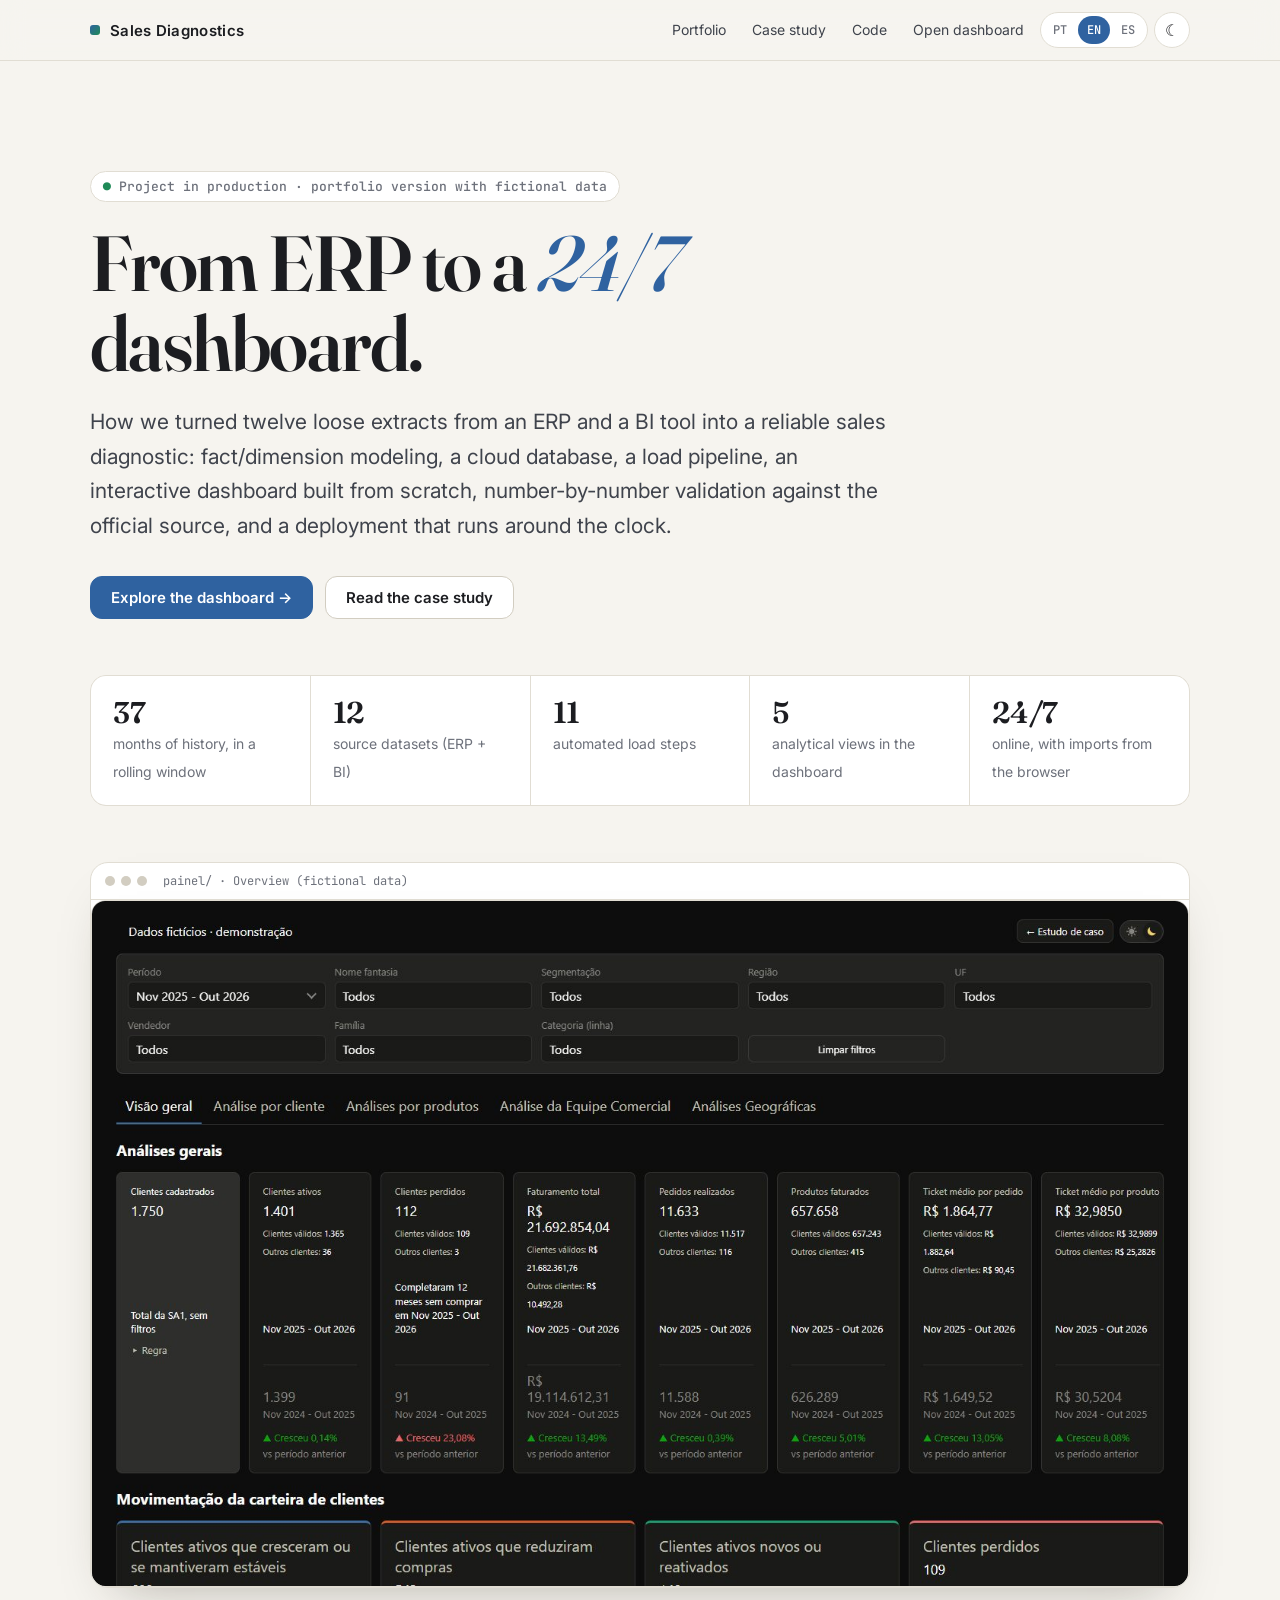
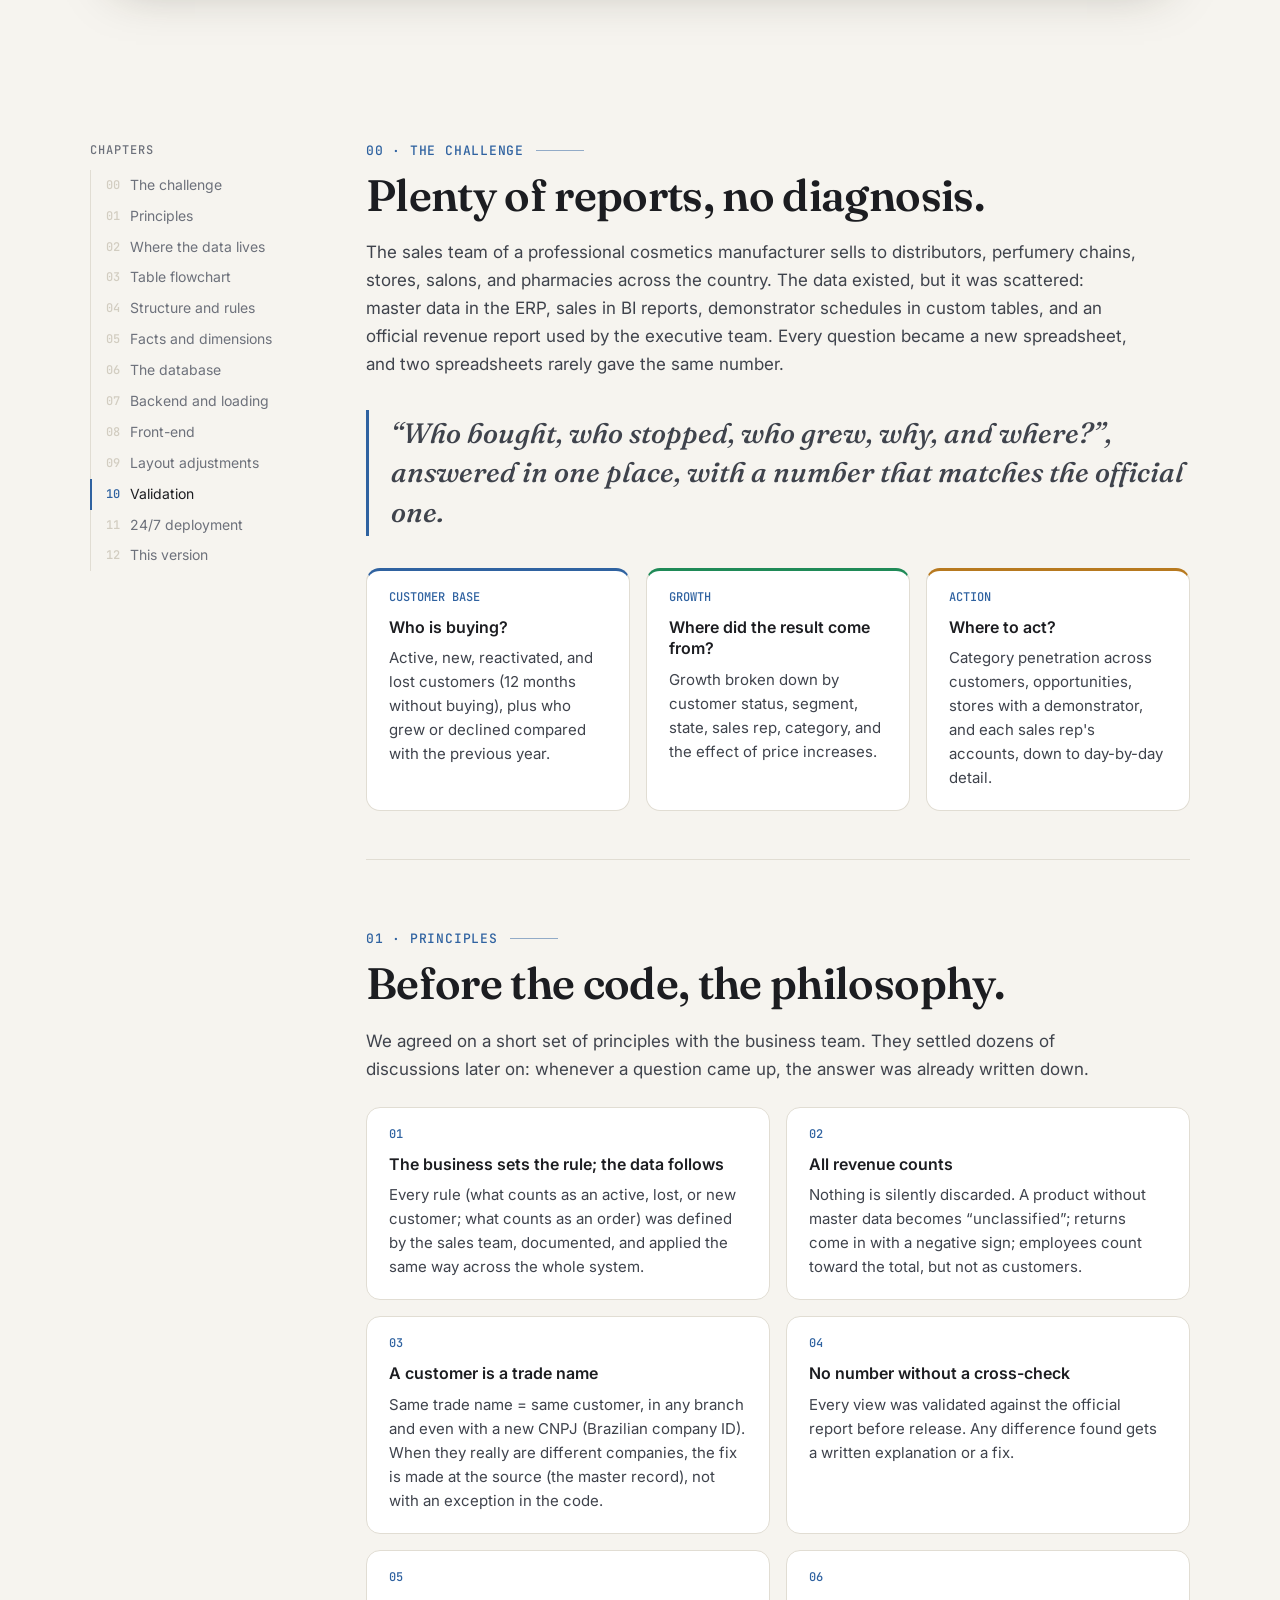
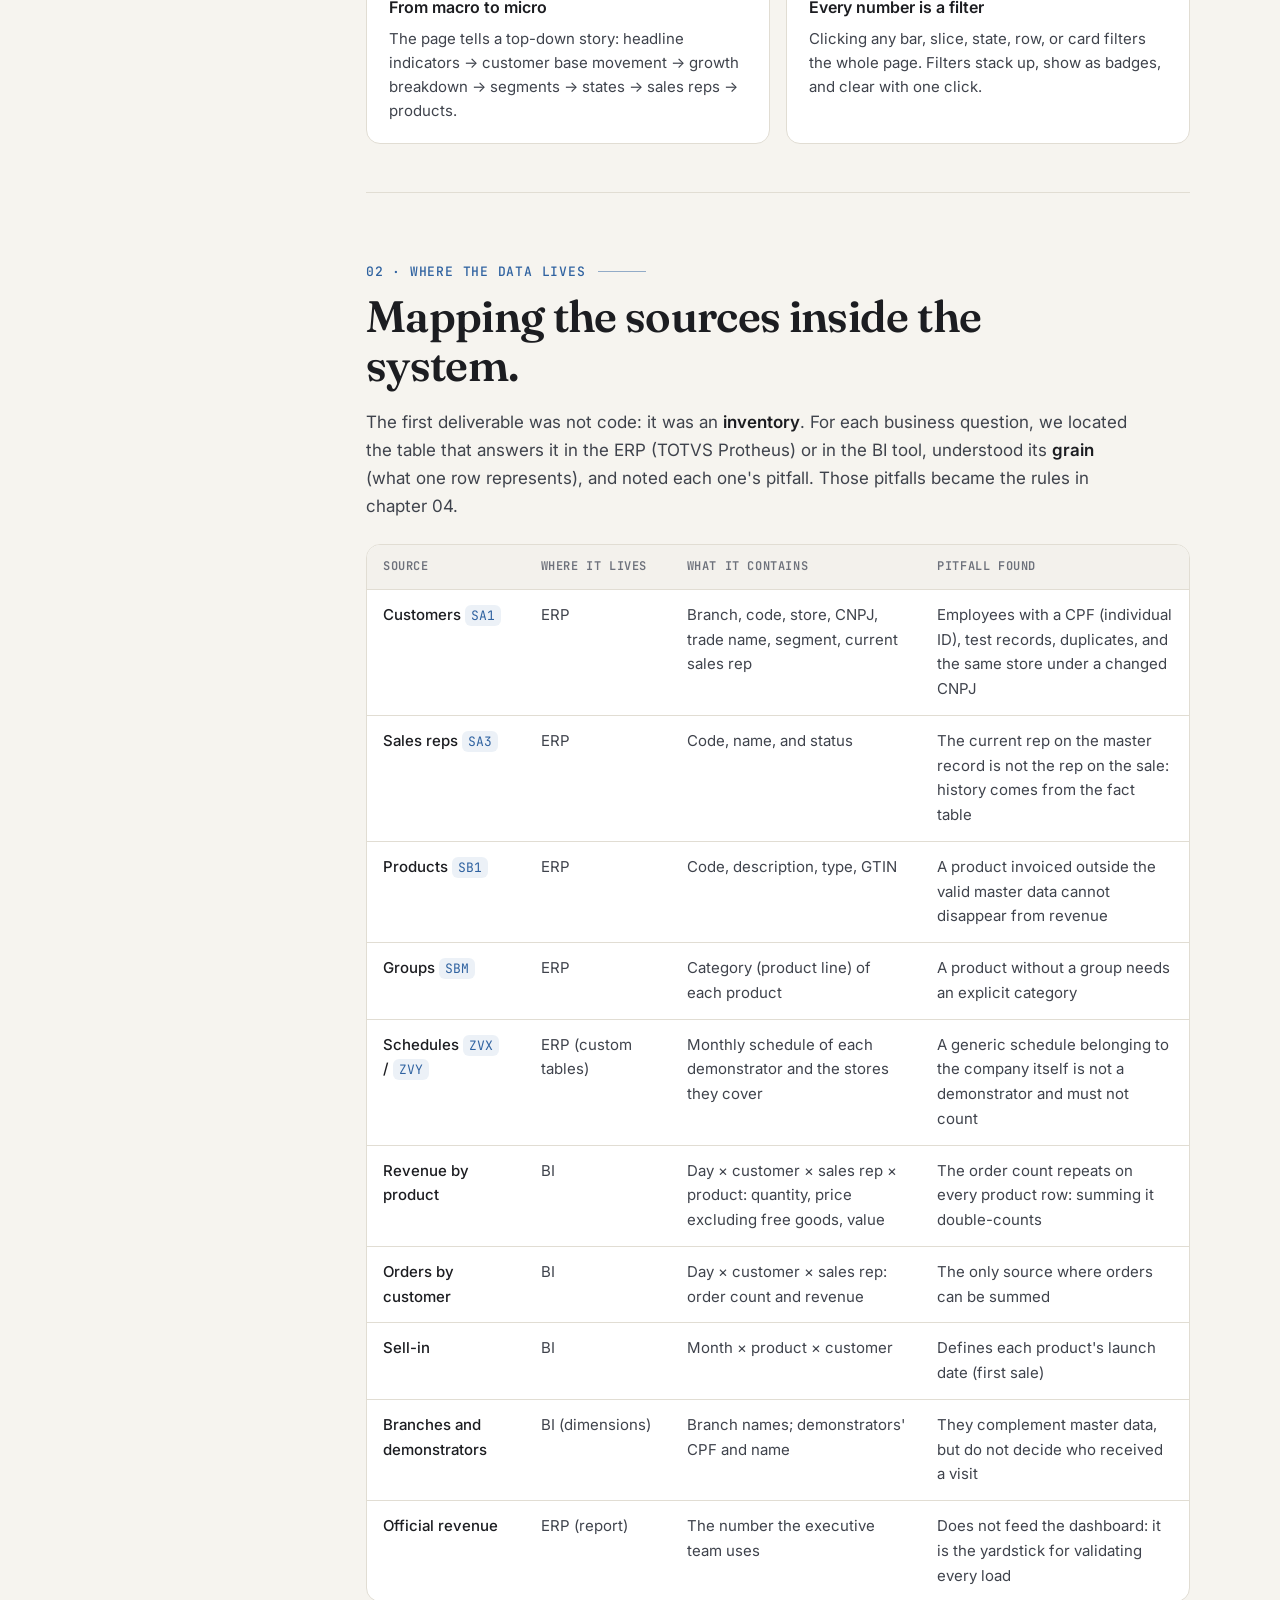
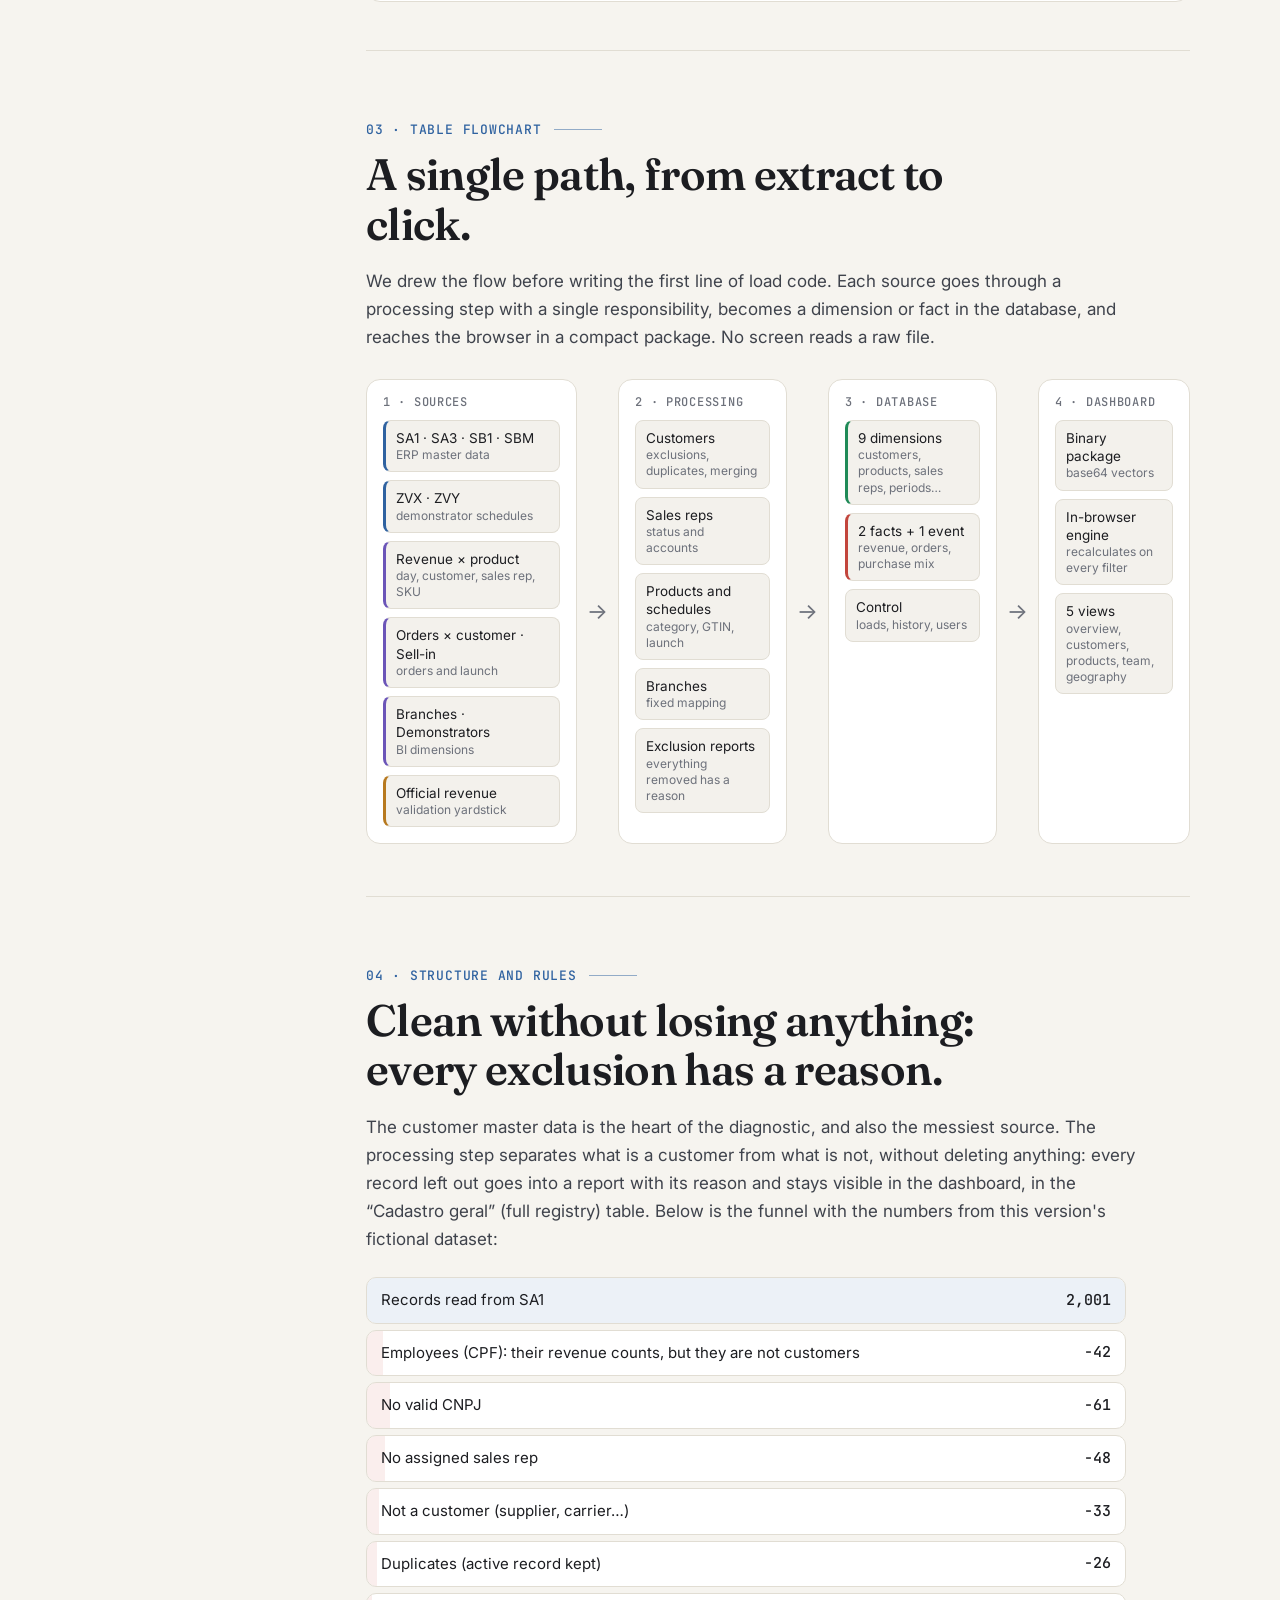
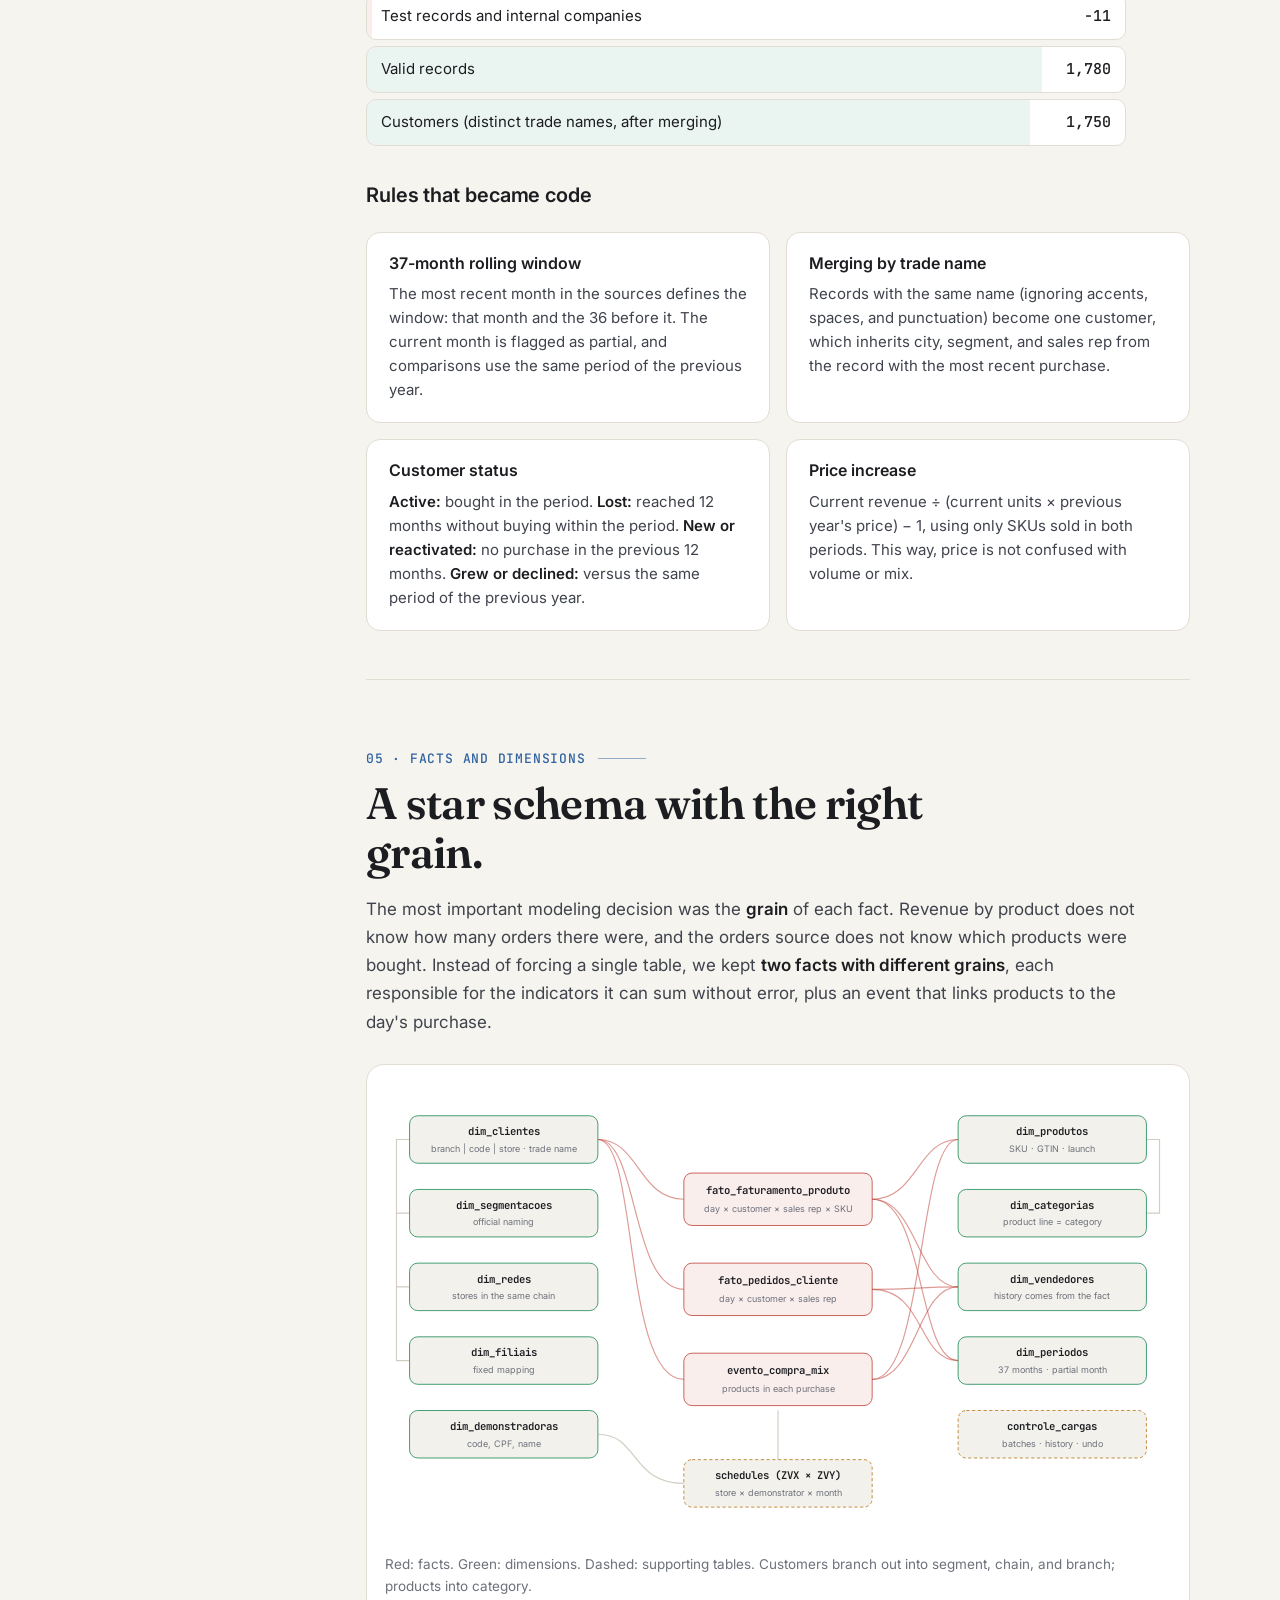
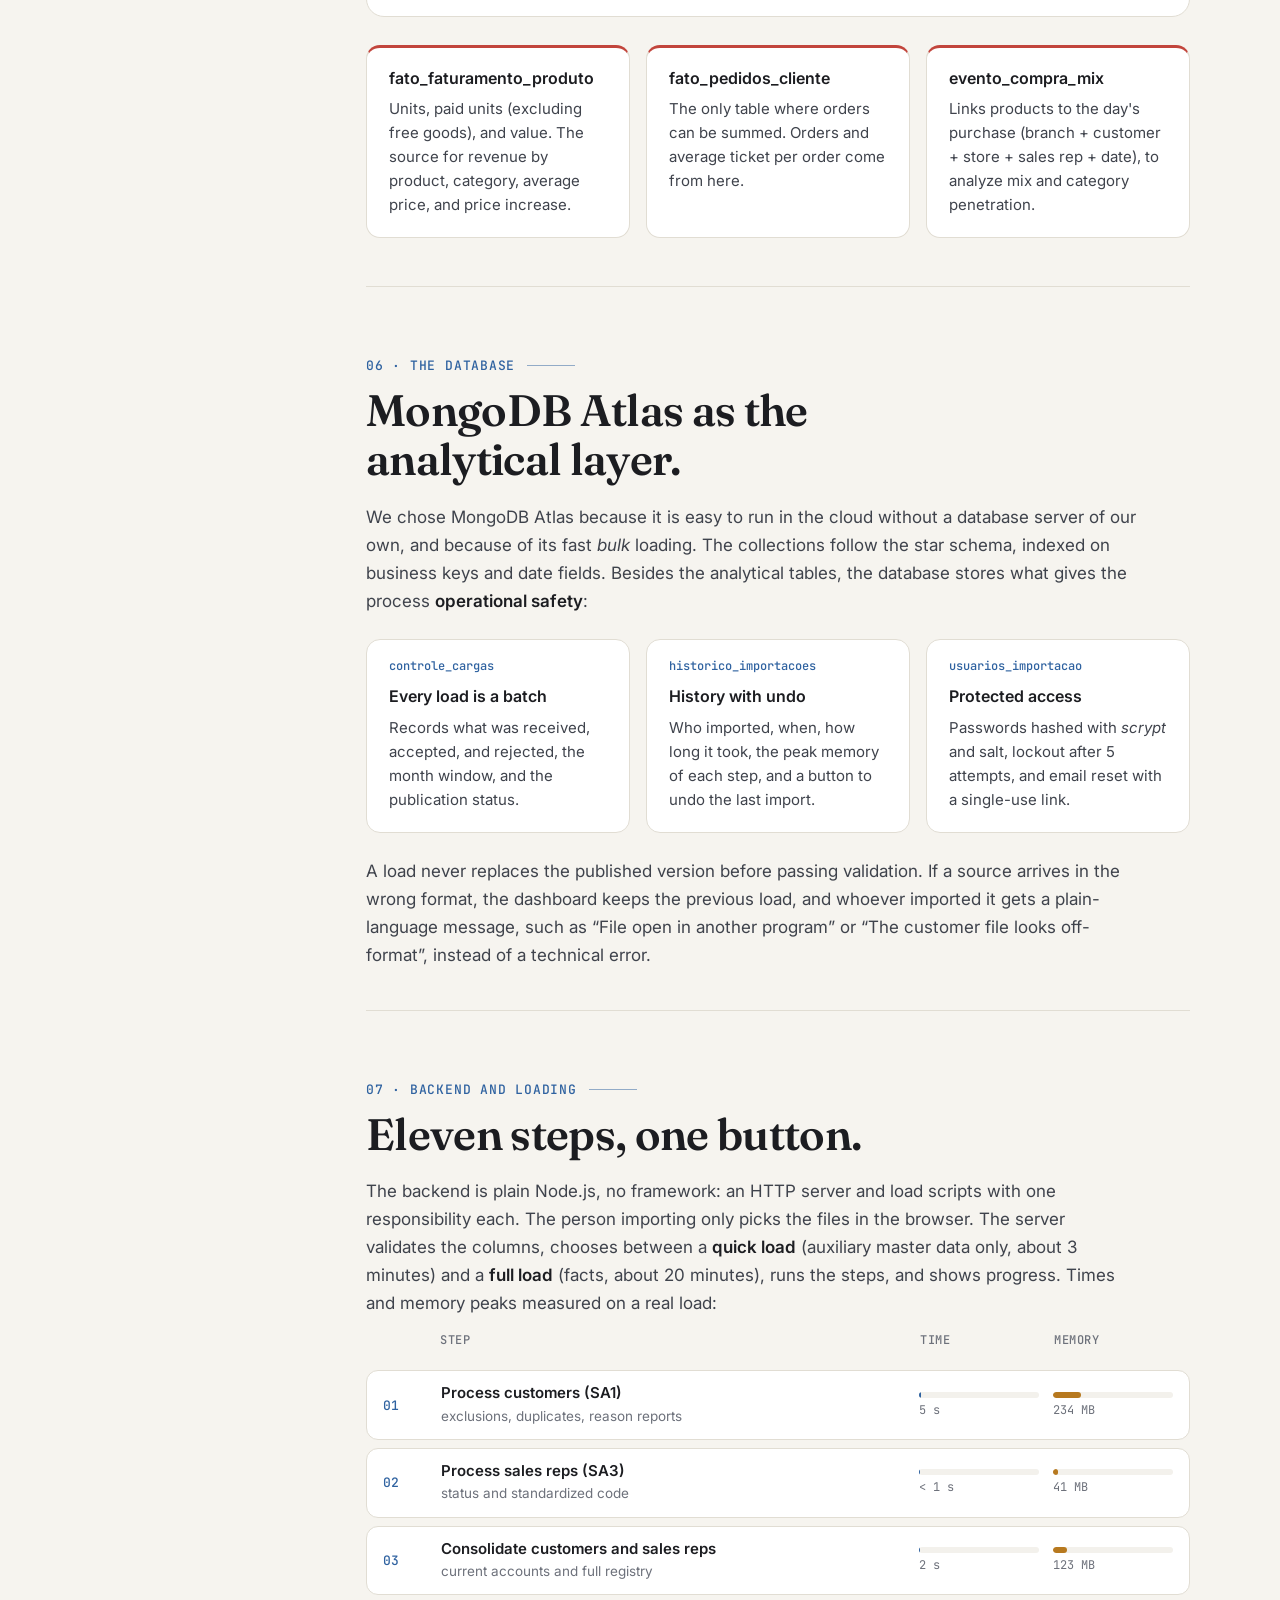
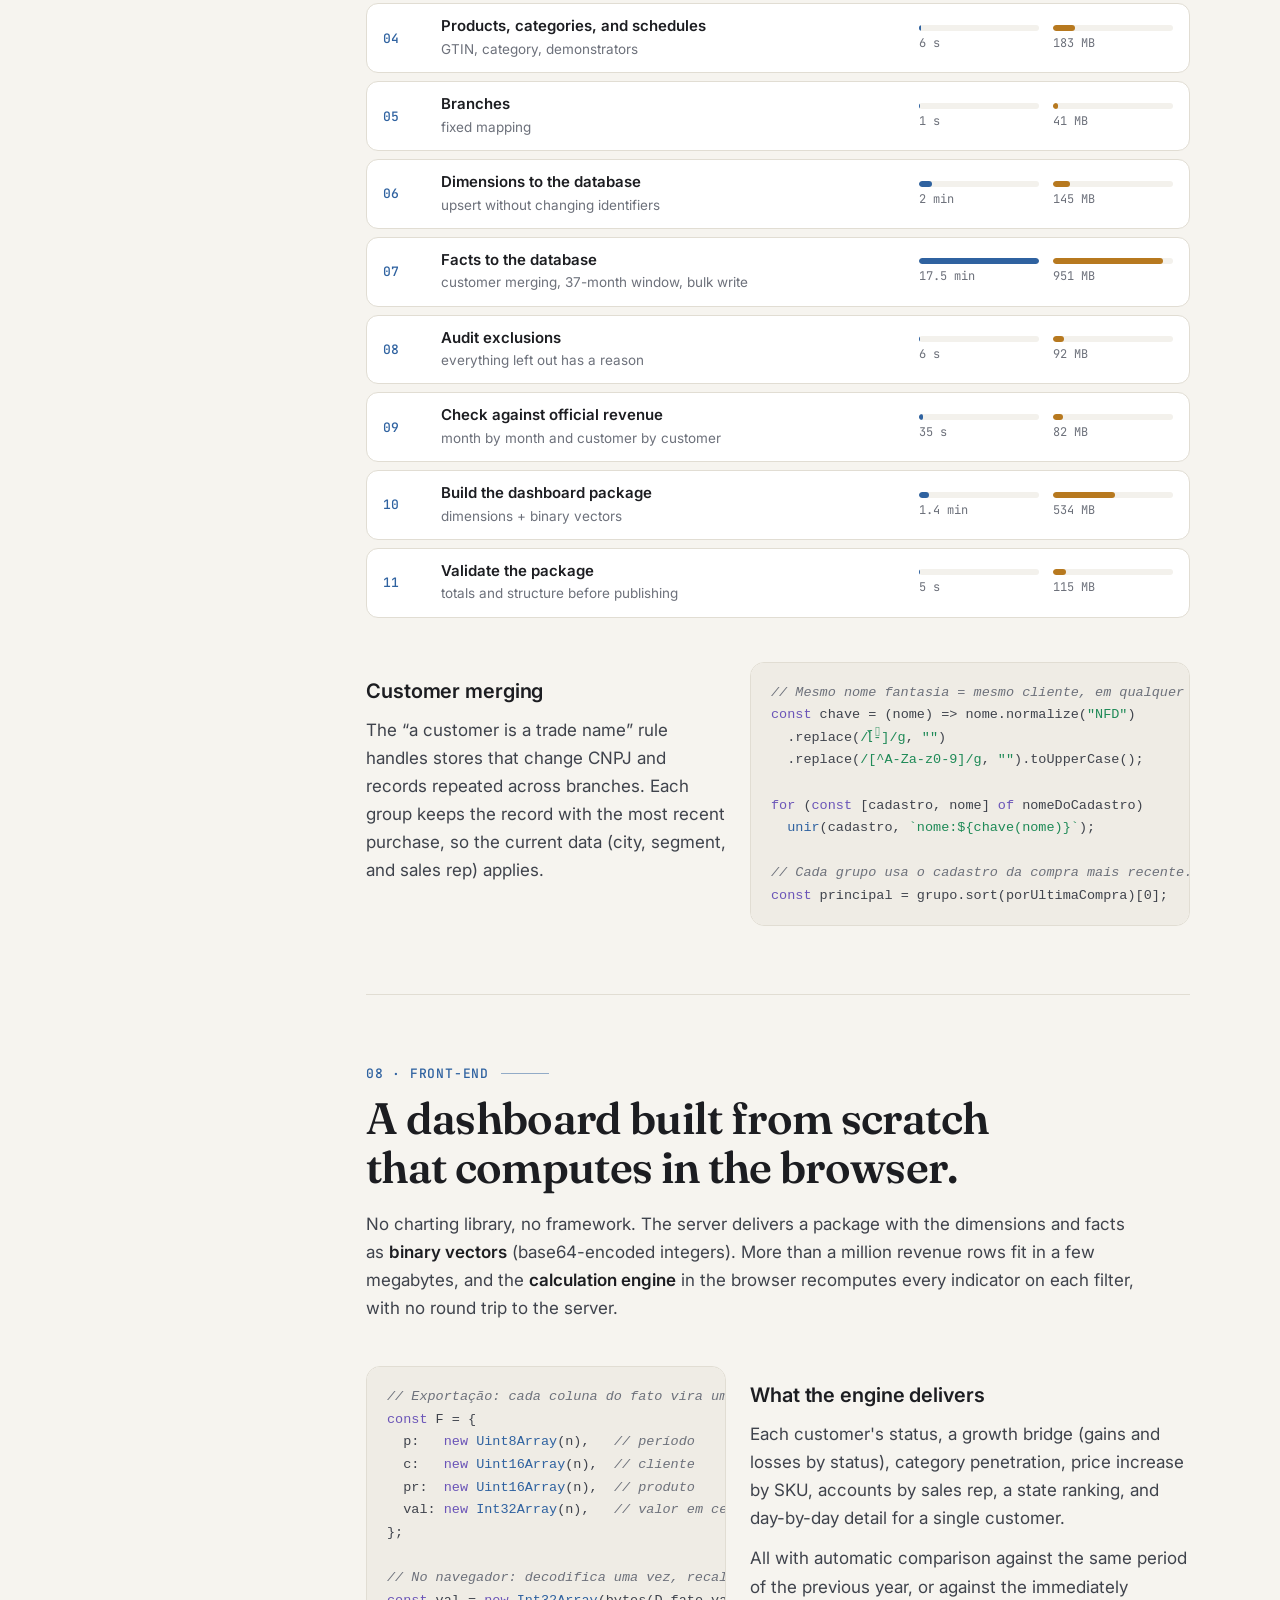
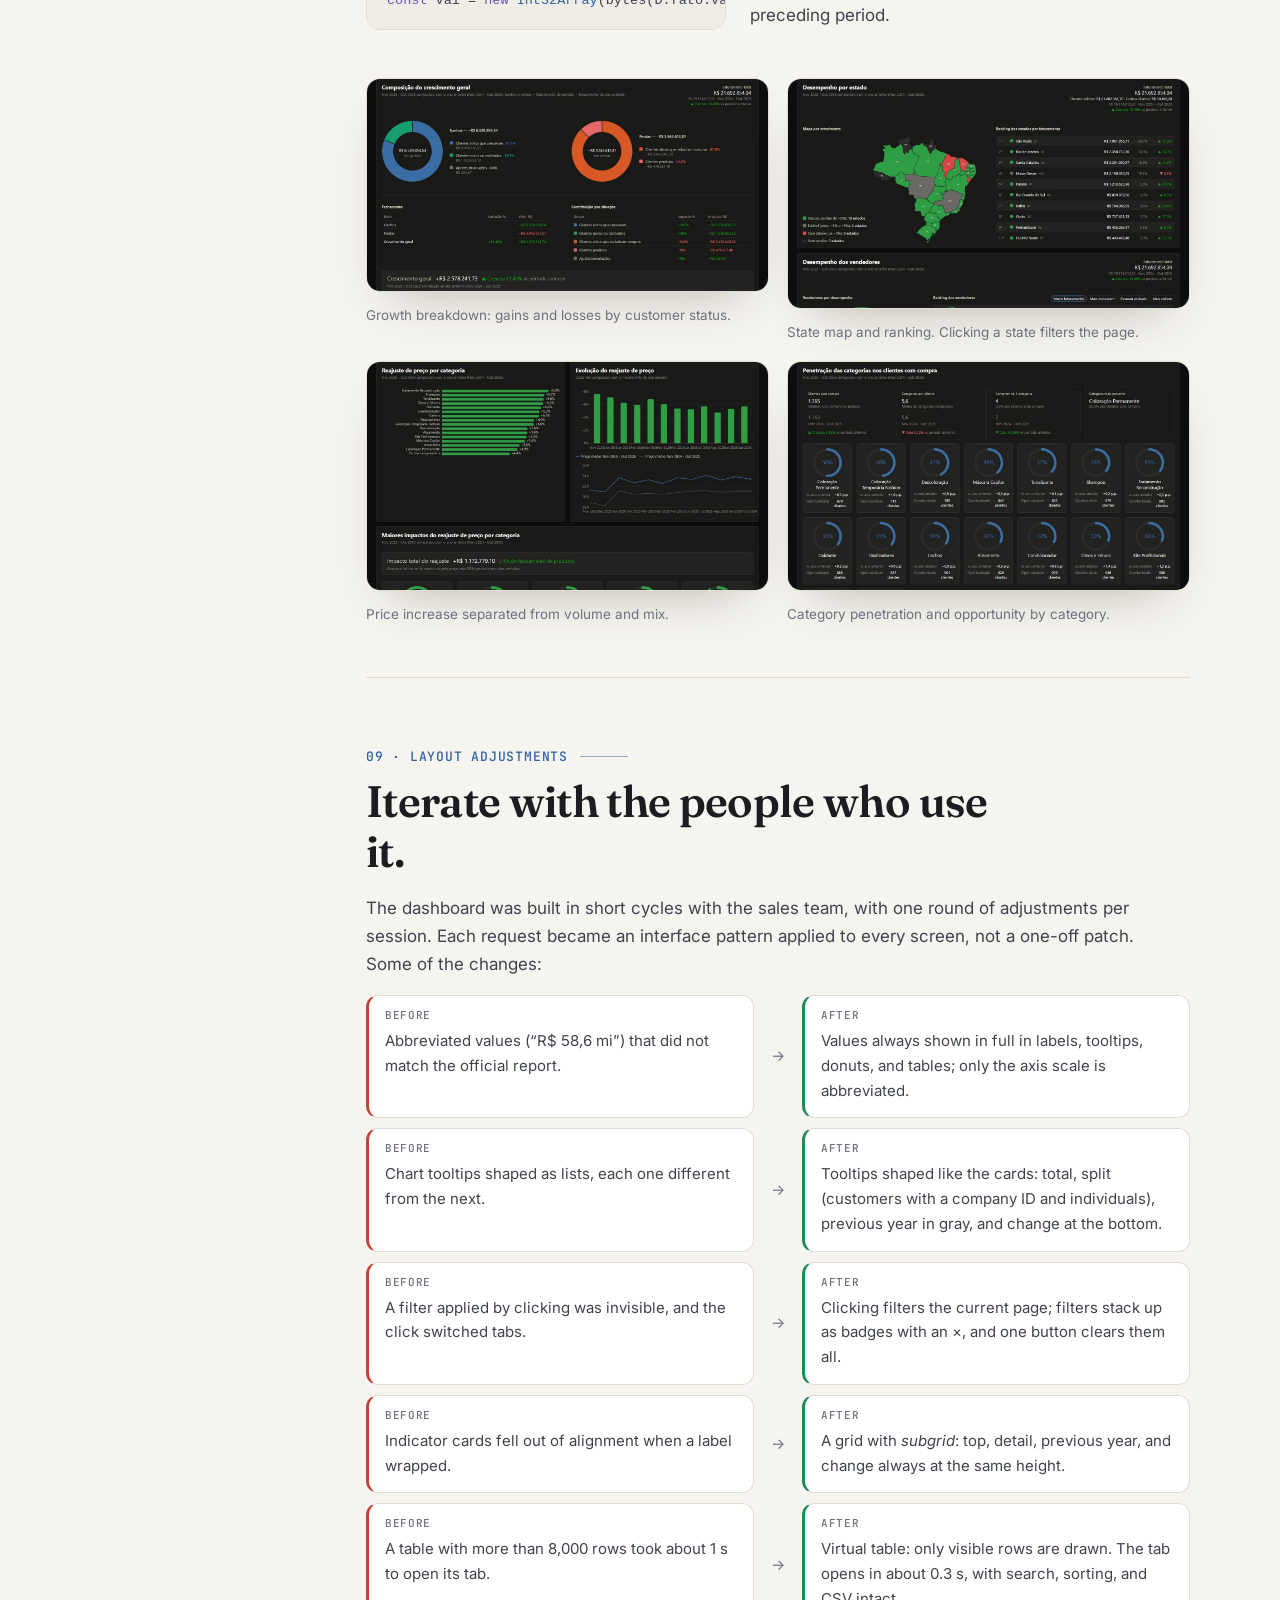
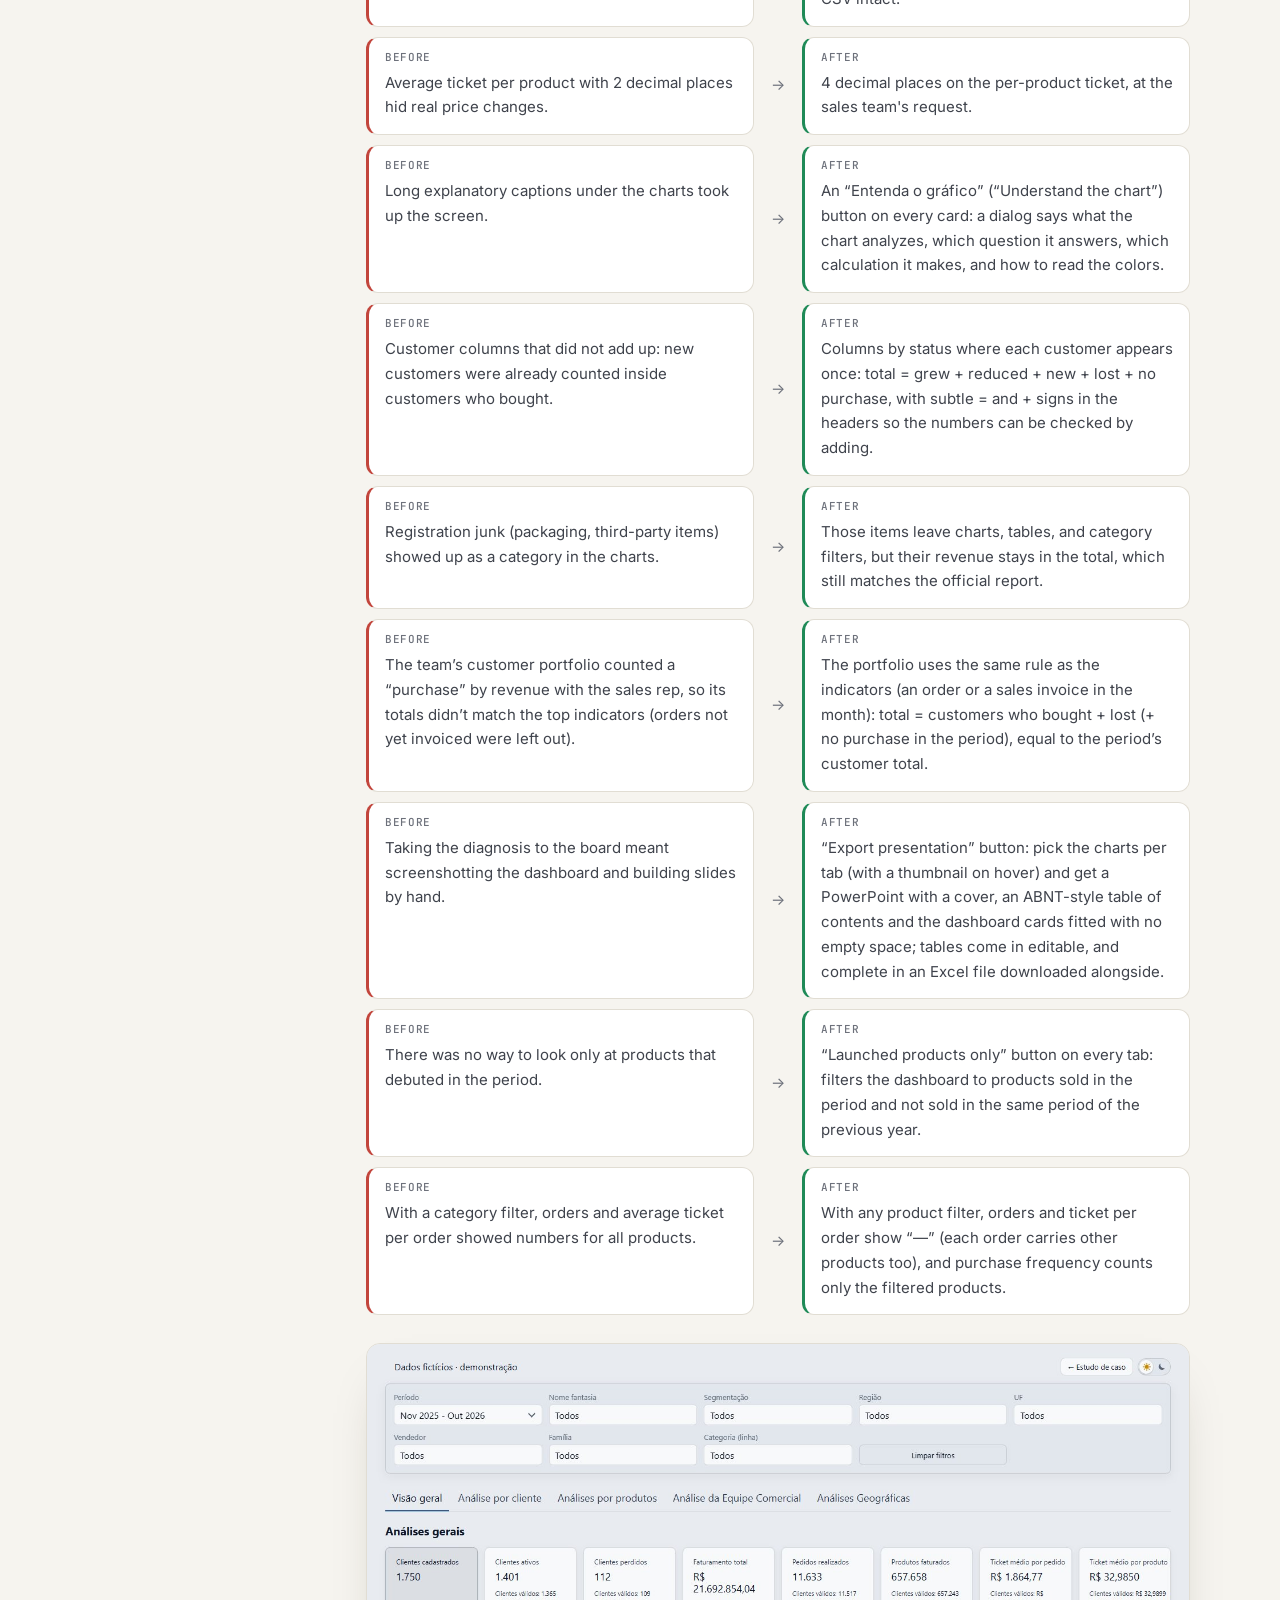
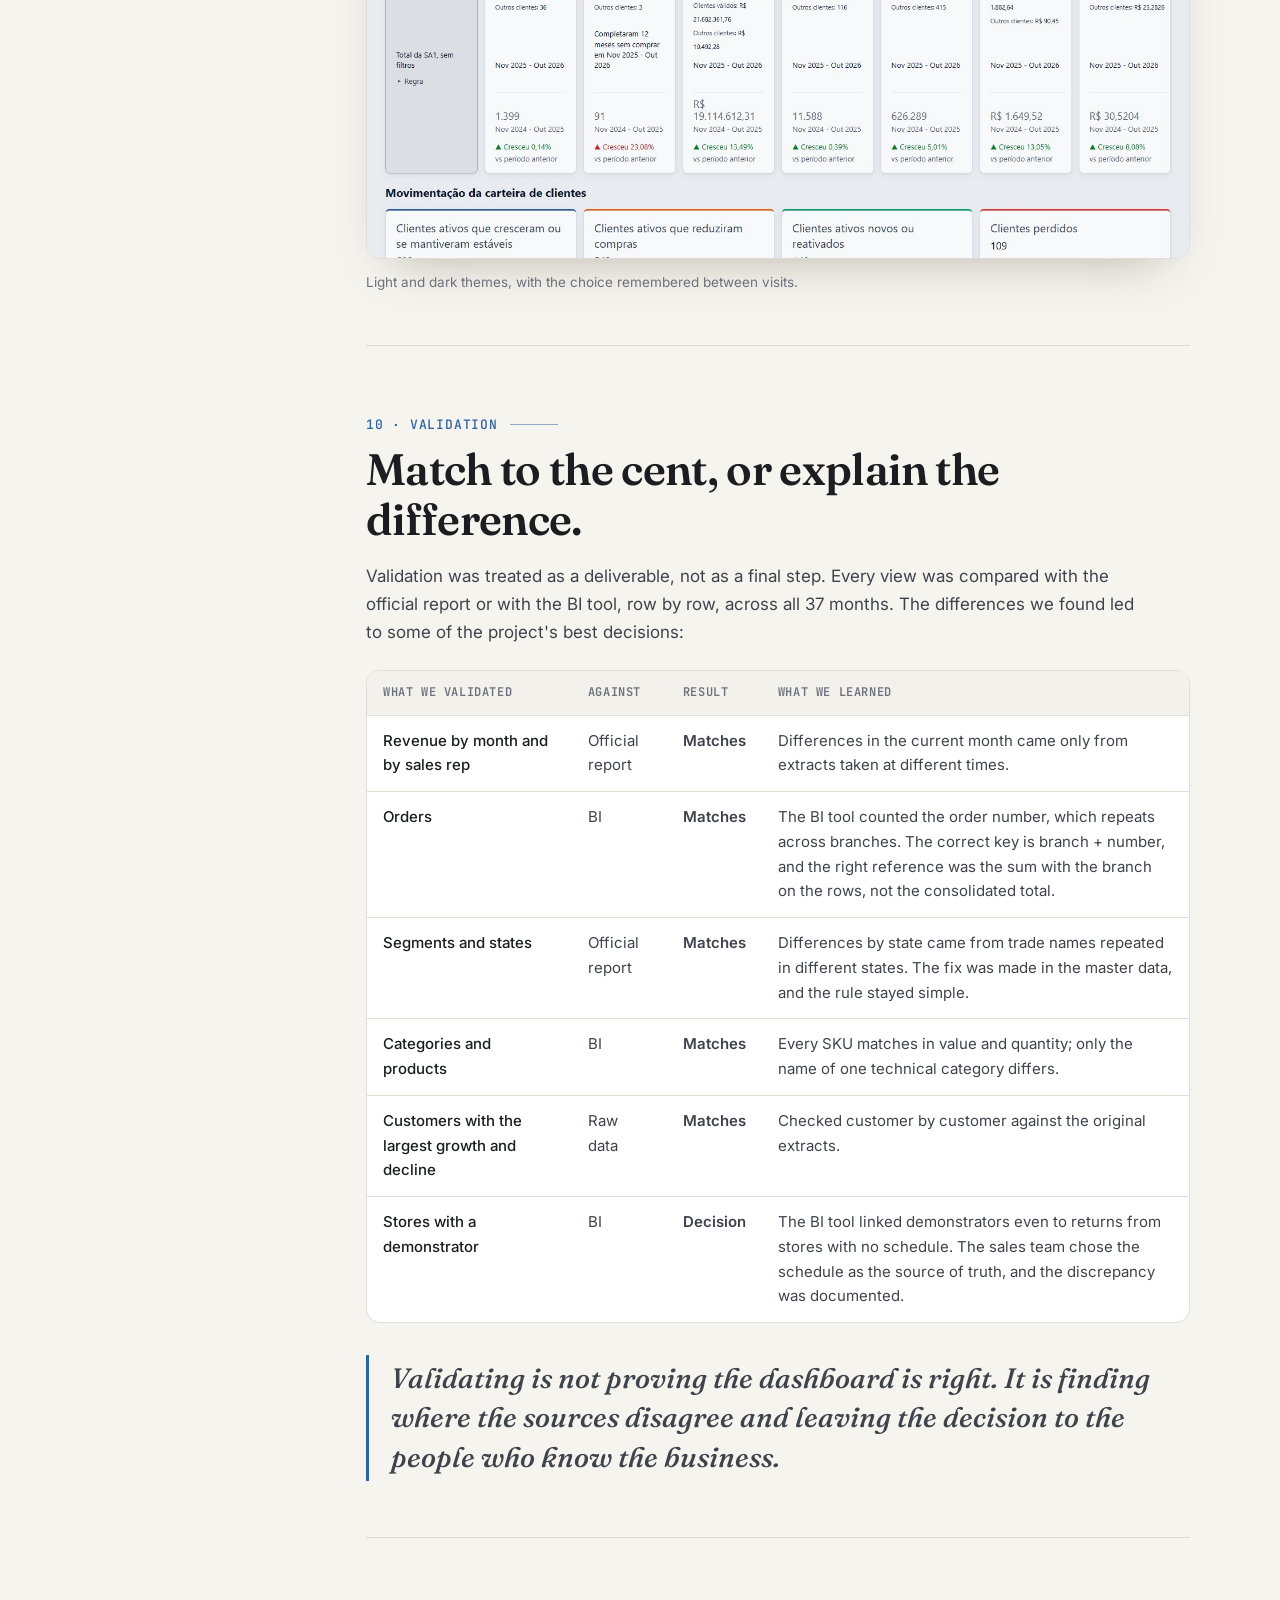
<file: index.html>
<!doctype html>
<html lang="pt-BR">
<head>
  <meta charset="utf-8">
  <script src="assets/idioma-estudo.js"></script>
  <link rel="alternate" hreflang="pt-BR" href="https://lariantunez.github.io/Diagnostico-Comercial/">
  <link rel="alternate" hreflang="en" href="https://lariantunez.github.io/Diagnostico-Comercial/en/">
  <link rel="alternate" hreflang="es" href="https://lariantunez.github.io/Diagnostico-Comercial/es/">
  <meta name="viewport" content="width=device-width, initial-scale=1">
  <title>Diagnóstico Comercial · Estudo de caso</title>
  <meta name="description" content="Estudo de caso: do ERP a um painel comercial 24/7. Descoberta das bases, modelagem fato/dimensão, banco, backend, front-end, validação e implantação. Dados fictícios.">
  <meta property="og:title" content="Diagnóstico Comercial · do ERP ao painel 24/7">
  <meta property="og:description" content="Estudo de caso completo de um painel de sell-in: modelagem, pipeline, front-end, validação e implantação.">
  <meta property="og:image" content="assets/painel-visao-geral.jpg">
  <link rel="preconnect" href="https://fonts.googleapis.com">
  <link rel="preconnect" href="https://fonts.gstatic.com" crossorigin>
  <link href="https://fonts.googleapis.com/css2?family=Fraunces:ital,opsz,wght@0,9..144,500;0,9..144,600;1,9..144,500&family=Inter:wght@400;500;600&family=JetBrains+Mono:wght@400;500&display=swap" rel="stylesheet">
  <link rel="stylesheet" href="assets/estudo.css">
</head>
<body>
  <header class="topo">
    <div class="wrap">
      <a class="marca" href="#inicio"><i></i>Diagnóstico Comercial</a>
      <nav>
        <a class="opcional" href="https://lariantunez.github.io/Vitrine-de-projetos/?lang=pt">Vitrine</a>
        <a class="opcional" href="#c00">Estudo de caso</a>
        <a class="opcional" href="https://github.com/lariantunez/Diagnostico-Comercial">Código</a>
        <a href="painel/">Abrir painel</a>
        <div class="idiomas" role="group" aria-label="Idioma"><a href="./?lang=pt" data-idioma="pt" hreflang="pt-BR" aria-current="true">PT</a><a href="en/" data-idioma="en" hreflang="en">EN</a><a href="es/" data-idioma="es" hreflang="es">ES</a></div>
        <button class="btn-tema" id="tema" type="button" aria-label="Trocar tema">☀</button>
      </nav>
      <span class="progresso"></span>
    </div>
  </header>

  <main id="inicio">
    <section class="abertura">
      <div class="wrap">
        <span class="selo-topo"><b>●</b> Projeto em produção · versão de portfólio com dados fictícios</span>
        <h1>Do ERP ao painel <em>24/7</em>.</h1>
        <p class="lead">Como transformamos doze extrações soltas de um ERP e de um BI em um diagnóstico comercial confiável: modelagem fato/dimensão, banco na nuvem, pipeline de carga, um painel interativo feito do zero, validação número a número contra a fonte oficial e implantação rodando o dia inteiro.</p>
        <div class="acoes">
          <a class="btn primario" href="painel/">Explorar o painel →</a>
          <a class="btn" href="#c00">Ler o estudo de caso</a>
        </div>
        <div class="numeros">
          <div><strong>37</strong><span>meses de histórico, em janela móvel</span></div>
          <div><strong>12</strong><span>bases de origem (ERP + BI)</span></div>
          <div><strong>11</strong><span>etapas de carga automatizadas</span></div>
          <div><strong>5</strong><span>visões analíticas no painel</span></div>
          <div><strong>24/7</strong><span>no ar, com importação pelo navegador</span></div>
        </div>
        <figure class="vitrine">
          <div class="barra-janela"><i></i><i></i><i></i><span>painel/ · Visão geral (dados fictícios)</span></div>
          <img src="assets/painel-visao-geral.jpg" alt="Visão geral do painel: filtros no topo, cartões de clientes, faturamento, pedidos e tickets com comparação ao ano anterior" width="1440" height="900">
        </figure>
      </div>
    </section>

    <div class="wrap livro">
      <aside class="indice" aria-label="Capítulos">
        <p>Capítulos</p>
        <ol>
          <li><a href="#c00"><b>00</b>O desafio</a></li>
          <li><a href="#c01"><b>01</b>Princípios</a></li>
          <li><a href="#c02"><b>02</b>Onde estão os dados</a></li>
          <li><a href="#c03"><b>03</b>Fluxograma das tabelas</a></li>
          <li><a href="#c04"><b>04</b>Estruturação e regras</a></li>
          <li><a href="#c05"><b>05</b>Fatos e dimensões</a></li>
          <li><a href="#c06"><b>06</b>O banco de dados</a></li>
          <li><a href="#c07"><b>07</b>Backend e carga</a></li>
          <li><a href="#c08"><b>08</b>Front-end</a></li>
          <li><a href="#c09"><b>09</b>Ajustes de layout</a></li>
          <li><a href="#c10"><b>10</b>Validação</a></li>
          <li><a href="#c11"><b>11</b>Implantação 24/7</a></li>
          <li><a href="#c12"><b>12</b>Esta versão</a></li>
        </ol>
      </aside>

      <div class="capitulos">
        <!-- 00 -->
        <section class="capitulo" id="c00">
          <span class="rotulo-cap">00 · O desafio</span>
          <h2>Muitos relatórios, nenhum diagnóstico.</h2>
          <p>A área comercial de uma indústria de cosméticos profissionais vende para distribuidores, redes de perfumaria, lojas, salões e farmácias em todo o país. Os dados existiam, mas espalhados: cadastros no ERP, vendas em relatórios de BI, agendas de demonstradoras em tabelas customizadas e um relatório oficial de faturamento usado pela diretoria. Cada pergunta virava uma planilha nova, e duas planilhas raramente davam o mesmo número.</p>
          <p class="destaque revelar">“Quem comprou, quem parou, quem cresceu, por quê, e onde?”, respondido em um lugar só, com um número que bate com o oficial.</p>
          <div class="grade g3 revelar">
            <div class="cartao azul"><span class="num">CARTEIRA</span><h4>Quem está comprando?</h4><p>Clientes ativos, novos, reativados, perdidos (12 meses sem comprar) e quem cresceu ou reduziu frente ao ano anterior.</p></div>
            <div class="cartao verde"><span class="num">CRESCIMENTO</span><h4>De onde veio o resultado?</h4><p>Decomposição do crescimento por situação do cliente, segmentação, estado, vendedor, categoria e efeito do reajuste de preço.</p></div>
            <div class="cartao ambar"><span class="num">AÇÃO</span><h4>Onde agir?</h4><p>Penetração das categorias nos clientes, oportunidades, lojas com demonstradora e carteira de cada vendedor, até o detalhe dia a dia.</p></div>
          </div>
        </section>

        <!-- 01 -->
        <section class="capitulo" id="c01">
          <span class="rotulo-cap">01 · Princípios</span>
          <h2>Antes do código, a ideologia.</h2>
          <p>Combinamos com a área de negócio um conjunto curto de princípios. Eles resolveram dezenas de discussões depois: quando surgia uma dúvida, a resposta já estava escrita.</p>
          <div class="grade g2 revelar">
            <div class="cartao"><span class="num">01</span><h4>O negócio decide a regra; o dado obedece</h4><p>Toda regra (o que é cliente ativo, perdido, novo; o que conta como pedido) foi definida pela área comercial, documentada e aplicada igual em todo o sistema.</p></div>
            <div class="cartao"><span class="num">02</span><h4>Todo faturamento conta</h4><p>Nada é descartado em silêncio. Produto sem cadastro vira “sem classificação”; devolução entra com sinal negativo; funcionário entra no total, mas não como cliente.</p></div>
            <div class="cartao"><span class="num">03</span><h4>Um cliente é um nome fantasia</h4><p>Mesmo nome fantasia = mesmo cliente, em qualquer filial e mesmo com CNPJ novo. Quando são empresas diferentes, a correção é feita na origem (o cadastro), não com exceção no código.</p></div>
            <div class="cartao"><span class="num">04</span><h4>Nenhum número sem conferência</h4><p>Cada visão foi validada contra o relatório oficial antes de ser liberada. Diferença encontrada tem explicação escrita ou correção.</p></div>
            <div class="cartao"><span class="num">05</span><h4>Do macro para o micro</h4><p>A página conta uma história de cima para baixo: indicadores gerais → movimentação da carteira → composição do crescimento → segmentação → estados → vendedores → produtos.</p></div>
            <div class="cartao"><span class="num">06</span><h4>Todo número é um filtro</h4><p>Clicar em qualquer barra, fatia, estado, linha ou cartão filtra a página inteira. Os filtros se acumulam, aparecem como selos e saem com um clique.</p></div>
          </div>
        </section>

        <!-- 02 -->
        <section class="capitulo" id="c02">
          <span class="rotulo-cap">02 · Onde estão os dados</span>
          <h2>Mapeando as bases dentro do sistema.</h2>
          <p>A primeira entrega não foi código: foi um <strong>inventário</strong>. Para cada pergunta do negócio, localizamos a tabela que a responde no ERP (TOTVS Protheus) ou no BI, entendemos o <strong>grão</strong> (o que é uma linha) e anotamos a armadilha de cada uma. Essas armadilhas viraram as regras do capítulo 04.</p>
          <div class="tabela-rolagem revelar">
            <table class="tabela">
              <thead><tr><th>Base</th><th>Onde está</th><th>O que traz</th><th>Armadilha encontrada</th></tr></thead>
              <tbody>
                <tr><td>Clientes <code>SA1</code></td><td>ERP</td><td>Filial, código, loja, CNPJ, nome fantasia, segmentação, vendedor atual</td><td>Funcionários com CPF, cadastros de teste, duplicados e a mesma loja com CNPJ trocado</td></tr>
                <tr><td>Vendedores <code>SA3</code></td><td>ERP</td><td>Código, nome e situação</td><td>O vendedor atual do cadastro não é o vendedor da venda: o histórico vem do fato</td></tr>
                <tr><td>Produtos <code>SB1</code></td><td>ERP</td><td>Código, descrição, tipo, GTIN</td><td>Produto faturado fora do cadastro válido não pode sumir do faturamento</td></tr>
                <tr><td>Grupos <code>SBM</code></td><td>ERP</td><td>Categoria (linha) de cada produto</td><td>Produto sem grupo precisa de uma categoria explícita</td></tr>
                <tr><td>Agendas <code>ZVX</code> / <code>ZVY</code></td><td>ERP (tabelas customizadas)</td><td>Agenda mensal de cada demonstradora e as lojas atendidas</td><td>Uma agenda genérica da própria empresa não é demonstradora e não pode contar</td></tr>
                <tr><td>Faturamento por produto</td><td>BI</td><td>Dia × cliente × vendedor × produto: quantidade, preço sem bonificação, valor</td><td>A quantidade de pedidos se repete em cada linha de produto: somar duplica</td></tr>
                <tr><td>Pedidos por cliente</td><td>BI</td><td>Dia × cliente × vendedor: quantidade de pedidos e faturamento</td><td>É a única base em que pedidos podem ser somados</td></tr>
                <tr><td>Sell in</td><td>BI</td><td>Mês × produto × cliente</td><td>Define a data de lançamento (primeira venda) de cada produto</td></tr>
                <tr><td>Filiais e demonstradoras</td><td>BI (dimensões)</td><td>Nomes das filiais; CPF e nome das demonstradoras</td><td>Complementam cadastros, mas não decidem quem teve atendimento</td></tr>
                <tr><td>Faturamento oficial</td><td>ERP (relatório)</td><td>O número que a diretoria usa</td><td>Não alimenta o painel: é a régua de validação de cada carga</td></tr>
              </tbody>
            </table>
          </div>
        </section>

        <!-- 03 -->
        <section class="capitulo" id="c03">
          <span class="rotulo-cap">03 · Fluxograma das tabelas</span>
          <h2>Um caminho único, da extração ao clique.</h2>
          <p>Desenhamos o fluxo antes de escrever a primeira linha de carga. Cada base entra por uma etapa de tratamento com responsabilidade única, vira dimensão ou fato no banco e chega ao navegador num pacote compacto. Nenhuma tela lê arquivo bruto.</p>
          <div class="fluxo revelar" role="img" aria-label="Fluxo: fontes do ERP e do BI, tratamento, banco com dimensões e fatos, pacote do painel e painel">
            <div class="coluna"><b>1 · Fontes</b>
              <div class="item erp">SA1 · SA3 · SB1 · SBM<small>cadastros do ERP</small></div>
              <div class="item erp">ZVX · ZVY<small>agendas das demonstradoras</small></div>
              <div class="item bi">Faturamento × produto<small>dia, cliente, vendedor, SKU</small></div>
              <div class="item bi">Pedidos × cliente · Sell in<small>pedidos e lançamento</small></div>
              <div class="item bi">Filiais · Demonstradoras<small>dimensões do BI</small></div>
              <div class="item adv">Faturamento oficial<small>régua de validação</small></div>
            </div>
            <div class="seta">→</div>
            <div class="coluna"><b>2 · Tratamento</b>
              <div class="item">Clientes<small>exclusões, duplicados, unificação</small></div>
              <div class="item">Vendedores<small>situação e carteira</small></div>
              <div class="item">Produtos e agendas<small>categoria, GTIN, lançamento</small></div>
              <div class="item">Filiais<small>de-para fixo</small></div>
              <div class="item">Relatórios de exclusão<small>tudo que saiu tem motivo</small></div>
            </div>
            <div class="seta">→</div>
            <div class="coluna"><b>3 · Banco</b>
              <div class="item dim">9 dimensões<small>clientes, produtos, vendedores, períodos…</small></div>
              <div class="item fato">2 fatos + 1 evento<small>faturamento, pedidos, mix da compra</small></div>
              <div class="item">Controle<small>cargas, histórico, usuários</small></div>
            </div>
            <div class="seta">→</div>
            <div class="coluna"><b>4 · Painel</b>
              <div class="item">Pacote binário<small>vetores em base64</small></div>
              <div class="item">Motor no navegador<small>recalcula a cada filtro</small></div>
              <div class="item">5 visões<small>geral, clientes, produtos, equipe, geografia</small></div>
            </div>
          </div>
        </section>

        <!-- 04 -->
        <section class="capitulo" id="c04">
          <span class="rotulo-cap">04 · Estruturação e regras</span>
          <h2>Limpar sem perder: cada exclusão tem um motivo.</h2>
          <p>O cadastro de clientes é o coração do diagnóstico, e também a base mais suja. A etapa de tratamento separa o que é cliente do que não é, sem apagar nada: cada cadastro desconsiderado vai para um relatório com o motivo e continua visível no painel, na tabela “Cadastro geral”. Abaixo, o funil com os números da base fictícia desta versão:</p>
          <div class="funil revelar">
            <div style="--w:100%"><span>Cadastros lidos da SA1</span><b>2.001</b></div>
            <div class="sai" style="--w:2.1%"><span>Funcionários (CPF): o faturamento conta, mas não são clientes</span><b>−42</b></div>
            <div class="sai" style="--w:3%"><span>Sem CNPJ válido</span><b>−61</b></div>
            <div class="sai" style="--w:2.4%"><span>Sem vendedor responsável</span><b>−48</b></div>
            <div class="sai" style="--w:1.6%"><span>Não é cliente (fornecedor, transportadora…)</span><b>−33</b></div>
            <div class="sai" style="--w:1.3%"><span>Duplicados (mantido o cadastro ativo)</span><b>−26</b></div>
            <div class="sai" style="--w:0.6%"><span>Teste e empresas internas</span><b>−11</b></div>
            <div class="fica" style="--w:89%"><span>Cadastros válidos</span><b>1.780</b></div>
            <div class="fica" style="--w:87.5%"><span>Clientes (nomes fantasia distintos, após a unificação)</span><b>1.750</b></div>
          </div>
          <h3>Regras que viraram código</h3>
          <div class="grade g2 revelar">
            <div class="cartao"><h4>Janela móvel de 37 meses</h4><p>O mês mais recente das bases define a janela: ele e os 36 anteriores. O mês em andamento fica marcado como parcial, e a comparação usa o mesmo período do ano anterior.</p></div>
            <div class="cartao"><h4>Unificação por nome fantasia</h4><p>Cadastros com o mesmo nome (sem acento, espaço e pontuação) viram um cliente, que herda cidade, segmentação e vendedor do cadastro da compra mais recente.</p></div>
            <div class="cartao"><h4>Situação do cliente</h4><p><strong>Ativo:</strong> comprou no período. <strong>Perdido:</strong> completou 12 meses sem comprar dentro do período. <strong>Novo ou reativado:</strong> sem compra nos 12 meses anteriores. <strong>Cresceu ou reduziu:</strong> contra o mesmo período do ano anterior.</p></div>
            <div class="cartao"><h4>Reajuste de preço</h4><p>Faturamento atual ÷ (peças atuais × preço do ano anterior) − 1, só com SKUs vendidos nos dois períodos. Assim, preço não se confunde com volume nem com mix.</p></div>
          </div>
        </section>

        <!-- 05 -->
        <section class="capitulo" id="c05">
          <span class="rotulo-cap">05 · Fatos e dimensões</span>
          <h2>Um modelo estrela com o grão certo.</h2>
          <p>A decisão mais importante da modelagem foi o <strong>grão</strong> de cada fato. O faturamento por produto não sabe quantos pedidos houve, e a base de pedidos não sabe quais produtos foram comprados. Em vez de forçar uma tabela única, mantivemos <strong>dois fatos com grãos diferentes</strong>, cada um responsável pelos indicadores que consegue somar sem erro, e um evento que liga os produtos à compra do dia.</p>
          <figure class="diagrama revelar">
            <svg viewBox="0 0 960 560" role="img" aria-label="Modelo estrela: três tabelas de fato ao centro ligadas a dimensões de clientes, vendedores, produtos e períodos, com dimensões de apoio">
              <g class="ligas">
                <path class="liga forte" d="M365 142 C 310 142, 310 69, 260 69"/><path class="liga forte" d="M365 252 C 300 252, 310 69, 260 69"/><path class="liga forte" d="M365 362 C 290 362, 310 69, 260 69"/>
                <path class="liga forte" d="M595 142 C 650 142, 650 69, 700 69"/><path class="liga forte" d="M595 362 C 660 362, 650 69, 700 69"/>
                <path class="liga forte" d="M595 142 C 650 142, 650 249, 700 249"/><path class="liga forte" d="M595 252 C 650 252, 650 249, 700 249"/><path class="liga forte" d="M595 362 C 650 362, 650 249, 700 249"/>
                <path class="liga forte" d="M595 142 C 660 142, 650 339, 700 339"/><path class="liga forte" d="M595 252 C 660 252, 650 339, 700 339"/>
                <path class="liga" d="M30 69 H14 V339 H30 M14 159 H30 M14 249 H30"/>
                <path class="liga" d="M930 69 H946 V159 H930"/>
                <path class="liga" d="M365 489 C 300 489, 310 429, 260 429"/><path class="liga" d="M480 460 V 400"/>
              </g>
              <g class="no dim"><rect x="30" y="40" width="230" height="58" rx="10"/><text x="145" y="64" text-anchor="middle">dim_clientes</text><text class="sub" x="145" y="84" text-anchor="middle">filial | código | loja · nome fantasia</text></g>
              <g class="no dim"><rect x="30" y="130" width="230" height="58" rx="10"/><text x="145" y="154" text-anchor="middle">dim_segmentacoes</text><text class="sub" x="145" y="174" text-anchor="middle">nomenclatura oficial</text></g>
              <g class="no dim"><rect x="30" y="220" width="230" height="58" rx="10"/><text x="145" y="244" text-anchor="middle">dim_redes</text><text class="sub" x="145" y="264" text-anchor="middle">lojas de uma mesma rede</text></g>
              <g class="no dim"><rect x="30" y="310" width="230" height="58" rx="10"/><text x="145" y="334" text-anchor="middle">dim_filiais</text><text class="sub" x="145" y="354" text-anchor="middle">de-para fixo</text></g>
              <g class="no dim"><rect x="30" y="400" width="230" height="58" rx="10"/><text x="145" y="424" text-anchor="middle">dim_demonstradoras</text><text class="sub" x="145" y="444" text-anchor="middle">código, CPF, nome</text></g>
              <g class="no dim"><rect x="700" y="40" width="230" height="58" rx="10"/><text x="815" y="64" text-anchor="middle">dim_produtos</text><text class="sub" x="815" y="84" text-anchor="middle">SKU · GTIN · lançamento</text></g>
              <g class="no dim"><rect x="700" y="130" width="230" height="58" rx="10"/><text x="815" y="154" text-anchor="middle">dim_categorias</text><text class="sub" x="815" y="174" text-anchor="middle">linha = categoria</text></g>
              <g class="no dim"><rect x="700" y="220" width="230" height="58" rx="10"/><text x="815" y="244" text-anchor="middle">dim_vendedores</text><text class="sub" x="815" y="264" text-anchor="middle">histórico vem do fato</text></g>
              <g class="no dim"><rect x="700" y="310" width="230" height="58" rx="10"/><text x="815" y="334" text-anchor="middle">dim_periodos</text><text class="sub" x="815" y="354" text-anchor="middle">37 meses · mês parcial</text></g>
              <g class="no apoio"><rect x="700" y="400" width="230" height="58" rx="10"/><text x="815" y="424" text-anchor="middle">controle_cargas</text><text class="sub" x="815" y="444" text-anchor="middle">lotes · histórico · desfazer</text></g>
              <g class="no fato"><rect x="365" y="110" width="230" height="64" rx="10"/><text x="480" y="136" text-anchor="middle">fato_faturamento_produto</text><text class="sub" x="480" y="157" text-anchor="middle">dia × cliente × vendedor × SKU</text></g>
              <g class="no fato"><rect x="365" y="220" width="230" height="64" rx="10"/><text x="480" y="246" text-anchor="middle">fato_pedidos_cliente</text><text class="sub" x="480" y="267" text-anchor="middle">dia × cliente × vendedor</text></g>
              <g class="no fato"><rect x="365" y="330" width="230" height="64" rx="10"/><text x="480" y="356" text-anchor="middle">evento_compra_mix</text><text class="sub" x="480" y="377" text-anchor="middle">produtos de cada compra</text></g>
              <g class="no apoio"><rect x="365" y="460" width="230" height="58" rx="10"/><text x="480" y="484" text-anchor="middle">agendas (ZVX × ZVY)</text><text class="sub" x="480" y="504" text-anchor="middle">loja × demonstradora × mês</text></g>
            </svg>
            <figcaption>Vermelho: fatos. Verde: dimensões. Tracejado: apoio. Clientes se desdobram em segmentação, rede e filial; produtos em categoria.</figcaption>
          </figure>
          <div class="grade g3 revelar">
            <div class="cartao vermelho"><h4>fato_faturamento_produto</h4><p>Peças, peças pagas (sem bonificação) e valor. É a fonte de faturamento por produto, categoria, preço médio e reajuste.</p></div>
            <div class="cartao vermelho"><h4>fato_pedidos_cliente</h4><p>A única tabela em que pedidos podem ser somados. Daqui saem os pedidos e o ticket médio por pedido.</p></div>
            <div class="cartao vermelho"><h4>evento_compra_mix</h4><p>Liga os produtos à compra do dia (filial + cliente + loja + vendedor + data), para analisar mix e penetração de categorias.</p></div>
          </div>
        </section>

        <!-- 06 -->
        <section class="capitulo" id="c06">
          <span class="rotulo-cap">06 · O banco de dados</span>
          <h2>MongoDB Atlas como camada analítica.</h2>
          <p>Escolhemos o MongoDB Atlas pela facilidade de operar na nuvem sem servidor de banco próprio e pela carga em lote (<em>bulk</em>) rápida. As coleções seguem o modelo estrela, com índices pelas chaves de negócio e pelos campos de data. Além das tabelas analíticas, o banco guarda o que dá <strong>segurança operacional</strong> ao processo:</p>
          <div class="grade g3 revelar">
            <div class="cartao"><span class="num">controle_cargas</span><h4>Cada carga é um lote</h4><p>Registra o que foi recebido, aceito e rejeitado, a janela de meses e o status de publicação.</p></div>
            <div class="cartao"><span class="num">historico_importacoes</span><h4>Histórico com desfazer</h4><p>Quem importou, quando, quanto tempo levou, o pico de memória de cada etapa e o botão para desfazer a última importação.</p></div>
            <div class="cartao"><span class="num">usuarios_importacao</span><h4>Acesso protegido</h4><p>Senhas com <em>scrypt</em> e sal, bloqueio após 5 tentativas e redefinição por e-mail com link de uso único.</p></div>
          </div>
          <p>A carga nunca substitui a versão publicada antes de passar pela validação. Se uma base vier fora do padrão, o painel continua com a carga anterior, e quem importou recebe uma mensagem em linguagem simples, como “Arquivo aberto em outro programa” ou “O arquivo de clientes parece fora do padrão”, em vez de um erro técnico.</p>
        </section>

        <!-- 07 -->
        <section class="capitulo" id="c07">
          <span class="rotulo-cap">07 · Backend e carga</span>
          <h2>Onze etapas, um botão.</h2>
          <p>O backend é Node.js puro, sem framework: um servidor HTTP e scripts de carga com uma responsabilidade cada. Quem importa só escolhe os arquivos no navegador. O servidor valida as colunas, decide entre <strong>carga rápida</strong> (só cadastros auxiliares, cerca de 3 minutos) e <strong>carga completa</strong> (fatos, cerca de 20 minutos), roda as etapas e mostra o andamento. Tempos e picos de memória medidos numa carga real:</p>
          <div class="legenda-etapas"><span></span><span>Etapa</span><span>Tempo</span><span>Memória</span></div>
          <div class="etapas revelar">
            <div class="etapa"><div><h4>Tratar clientes (SA1)</h4><p>exclusões, duplicados, relatórios de motivo</p></div><div><div class="barra"><i style="--w:2%"></i></div><small>5 s</small></div><div><div class="barra mem"><i style="--w:23%"></i></div><small>234 MB</small></div></div>
            <div class="etapa"><div><h4>Tratar vendedores (SA3)</h4><p>situação e código padronizado</p></div><div><div class="barra"><i style="--w:1%"></i></div><small>&lt; 1 s</small></div><div><div class="barra mem"><i style="--w:4%"></i></div><small>41 MB</small></div></div>
            <div class="etapa"><div><h4>Consolidar clientes e vendedores</h4><p>carteira atual e cadastro completo</p></div><div><div class="barra"><i style="--w:1%"></i></div><small>2 s</small></div><div><div class="barra mem"><i style="--w:12%"></i></div><small>123 MB</small></div></div>
            <div class="etapa"><div><h4>Produtos, categorias e agendas</h4><p>GTIN, categoria, demonstradoras</p></div><div><div class="barra"><i style="--w:2%"></i></div><small>6 s</small></div><div><div class="barra mem"><i style="--w:18%"></i></div><small>183 MB</small></div></div>
            <div class="etapa"><div><h4>Filiais</h4><p>de-para fixo</p></div><div><div class="barra"><i style="--w:1%"></i></div><small>1 s</small></div><div><div class="barra mem"><i style="--w:4%"></i></div><small>41 MB</small></div></div>
            <div class="etapa"><div><h4>Dimensões no banco</h4><p>upsert sem trocar identificadores</p></div><div><div class="barra"><i style="--w:11%"></i></div><small>2 min</small></div><div><div class="barra mem"><i style="--w:14%"></i></div><small>145 MB</small></div></div>
            <div class="etapa"><div><h4>Fatos no banco</h4><p>unificação de clientes, janela de 37 meses, bulk write</p></div><div><div class="barra"><i style="--w:100%"></i></div><small>17,5 min</small></div><div><div class="barra mem"><i style="--w:92%"></i></div><small>951 MB</small></div></div>
            <div class="etapa"><div><h4>Auditar exclusões</h4><p>tudo que não entrou tem motivo</p></div><div><div class="barra"><i style="--w:1%"></i></div><small>6 s</small></div><div><div class="barra mem"><i style="--w:9%"></i></div><small>92 MB</small></div></div>
            <div class="etapa"><div><h4>Conferir com o faturamento oficial</h4><p>mês a mês e cliente a cliente</p></div><div><div class="barra"><i style="--w:3%"></i></div><small>35 s</small></div><div><div class="barra mem"><i style="--w:8%"></i></div><small>82 MB</small></div></div>
            <div class="etapa"><div><h4>Gerar o pacote do painel</h4><p>dimensões + vetores binários</p></div><div><div class="barra"><i style="--w:8%"></i></div><small>1,4 min</small></div><div><div class="barra mem"><i style="--w:52%"></i></div><small>534 MB</small></div></div>
            <div class="etapa"><div><h4>Validar o pacote</h4><p>totais e estrutura antes de publicar</p></div><div><div class="barra"><i style="--w:1%"></i></div><small>5 s</small></div><div><div class="barra mem"><i style="--w:11%"></i></div><small>115 MB</small></div></div>
          </div>
          <div class="par-codigo revelar">
            <div>
              <h3>Unificação de clientes</h3>
              <p>A regra “um cliente é um nome fantasia” resolve lojas que trocam de CNPJ e cadastros repetidos entre filiais. Cada grupo fica com o cadastro da compra mais recente, para valer o cadastro atual (cidade, segmentação e vendedor).</p>
            </div>
<pre><code><span class="c">// Mesmo nome fantasia = mesmo cliente, em qualquer filial.</span>
<span class="k">const</span> chave = (nome) =&gt; nome.normalize(<span class="s">"NFD"</span>)
  .replace(<span class="s">/[̀-ͯ]/g</span>, <span class="s">""</span>)
  .replace(<span class="s">/[^A-Za-z0-9]/g</span>, <span class="s">""</span>).toUpperCase();

<span class="k">for</span> (<span class="k">const</span> [cadastro, nome] <span class="k">of</span> nomeDoCadastro)
  <span class="f">unir</span>(cadastro, <span class="s">`nome:${chave(nome)}`</span>);

<span class="c">// Cada grupo usa o cadastro da compra mais recente.</span>
<span class="k">const</span> principal = grupo.sort(porUltimaCompra)[0];</code></pre>
          </div>
        </section>

        <!-- 08 -->
        <section class="capitulo" id="c08">
          <span class="rotulo-cap">08 · Front-end</span>
          <h2>Um painel feito do zero, que calcula no navegador.</h2>
          <p>Nenhuma biblioteca de gráficos, nenhum framework. O servidor entrega um pacote com as dimensões e os fatos em <strong>vetores binários</strong> (inteiros em base64). Mais de um milhão de linhas de faturamento cabem em poucos megabytes, e o <strong>motor de cálculo</strong> no navegador recalcula todos os indicadores a cada filtro, sem ida ao servidor.</p>
          <div class="par-codigo revelar">
<pre><code><span class="c">// Exportação: cada coluna do fato vira um vetor tipado.</span>
<span class="k">const</span> F = {
  p:   <span class="k">new</span> <span class="f">Uint8Array</span>(n),   <span class="c">// período</span>
  c:   <span class="k">new</span> <span class="f">Uint16Array</span>(n),  <span class="c">// cliente</span>
  pr:  <span class="k">new</span> <span class="f">Uint16Array</span>(n),  <span class="c">// produto</span>
  val: <span class="k">new</span> <span class="f">Int32Array</span>(n),   <span class="c">// valor em centavos</span>
};

<span class="c">// No navegador: decodifica uma vez, recalcula a cada clique.</span>
<span class="k">const</span> val = <span class="k">new</span> <span class="f">Int32Array</span>(bytes(D.fato.val).buffer);</code></pre>
            <div>
              <h3>O que o motor entrega</h3>
              <p>Situação de cada cliente, ponte do crescimento (ganhos e perdas por situação), penetração de categorias, reajuste por SKU, carteira por vendedor, ranking de estados e o detalhe dia a dia de um cliente.</p>
              <p>Tudo com comparação automática contra o mesmo período do ano anterior, ou contra o período imediatamente anterior.</p>
            </div>
          </div>
          <div class="galeria revelar">
            <figure><img src="assets/painel-composicao.jpg" alt="Composição do crescimento: duas roscas com ganhos e perdas por situação do cliente e tabela de contribuição" loading="lazy" width="1440" height="760"><figcaption>Composição do crescimento: ganhos e perdas por situação do cliente.</figcaption></figure>
            <figure><img src="assets/painel-estados.jpg" alt="Mapa do Brasil colorido por crescimento e ranking dos estados por faturamento" loading="lazy" width="1440" height="820"><figcaption>Mapa e ranking dos estados. O clique num estado filtra a página.</figcaption></figure>
            <figure><img src="assets/painel-produtos.jpg" alt="Reajuste de preço por categoria e evolução mensal do reajuste" loading="lazy" width="1440" height="820"><figcaption>Reajuste de preço separado de volume e mix.</figcaption></figure>
            <figure><img src="assets/painel-clientes.jpg" alt="Penetração das categorias nos clientes com compra, em anéis por categoria" loading="lazy" width="1440" height="820"><figcaption>Penetração das categorias e oportunidade por categoria.</figcaption></figure>
          </div>
        </section>

        <!-- 09 -->
        <section class="capitulo" id="c09">
          <span class="rotulo-cap">09 · Ajustes de layout</span>
          <h2>Iterar com quem usa.</h2>
          <p>O painel foi construído em ciclos curtos com a área comercial, com uma rodada de ajustes por sessão. Cada pedido virou um padrão de interface aplicado em todas as telas, e não um remendo pontual. Algumas mudanças:</p>
          <div class="revelar">
            <div class="mudanca"><div class="antes"><b>Antes</b>Valores abreviados (“R$ 58,6 mi”) que não batiam com o relatório oficial.</div><div class="seta">→</div><div class="depois"><b>Depois</b>Valores sempre completos em rótulos, balões, roscas e tabelas; só a escala dos eixos é abreviada.</div></div>
            <div class="mudanca"><div class="antes"><b>Antes</b>Balão de gráfico em forma de lista, cada um diferente do outro.</div><div class="seta">→</div><div class="depois"><b>Depois</b>Balão no formato dos cartões: total, divisão (clientes com CNPJ e pessoa física), ano anterior em cinza e variação no rodapé.</div></div>
            <div class="mudanca"><div class="antes"><b>Antes</b>Filtro aplicado por clique ficava invisível, e o clique trocava de aba.</div><div class="seta">→</div><div class="depois"><b>Depois</b>O clique filtra a página atual; os filtros se acumulam como selos com ×, e um botão limpa todos.</div></div>
            <div class="mudanca"><div class="antes"><b>Antes</b>Cartões de indicadores desalinhados quando um texto quebrava linha.</div><div class="seta">→</div><div class="depois"><b>Depois</b>Grade com <em>subgrid</em>: topo, detalhe, ano anterior e variação sempre na mesma altura.</div></div>
            <div class="mudanca"><div class="antes"><b>Antes</b>Tabela com mais de 8 mil linhas levava cerca de 1 s para abrir a aba.</div><div class="seta">→</div><div class="depois"><b>Depois</b>Tabela virtual: só as linhas visíveis são desenhadas. A aba abre em cerca de 0,3 s, com busca, ordenação e CSV intactos.</div></div>
            <div class="mudanca"><div class="antes"><b>Antes</b>Ticket médio por produto com 2 casas escondia variações reais de preço.</div><div class="seta">→</div><div class="depois"><b>Depois</b>4 casas decimais no ticket por produto, a pedido da área comercial.</div></div>
            <div class="mudanca"><div class="antes"><b>Antes</b>Legendas explicativas longas embaixo dos gráficos ocupavam a tela.</div><div class="seta">→</div><div class="depois"><b>Depois</b>Botão “Entenda o gráfico” em todos os cartões: uma janela diz o que o gráfico analisa, qual pergunta responde, qual conta faz e como ler as cores.</div></div>
            <div class="mudanca"><div class="antes"><b>Antes</b>Colunas de clientes que não somavam: os novos já estavam dentro dos clientes com compra.</div><div class="seta">→</div><div class="depois"><b>Depois</b>Colunas por situação em que cada cliente aparece uma vez: total = cresceram + reduziram + novos + perdidos + sem compra, com sinais sutis de = e + nos títulos para conferir somando.</div></div>
            <div class="mudanca"><div class="antes"><b>Antes</b>Lixo de cadastro (embalagens, itens de terceiros) aparecia como categoria nos gráficos.</div><div class="seta">→</div><div class="depois"><b>Depois</b>Esses itens saem de gráficos, tabelas e filtros de categoria, mas o faturamento continua no total, que segue batendo com o oficial.</div></div>
            <div class="mudanca"><div class="antes"><b>Antes</b>A carteira de clientes da equipe contava “comprou” pelo faturamento com o vendedor, e os totais não batiam com os indicadores do topo (pedidos ainda sem nota ficavam de fora).</div><div class="seta">→</div><div class="depois"><b>Depois</b>A carteira usa a mesma regra dos indicadores (pedido ou nota de venda no mês): total = clientes que compraram + perdidos (+ sem compra no período), igual ao total de clientes do período.</div></div>
            <div class="mudanca"><div class="antes"><b>Antes</b>Para levar o diagnóstico à diretoria, era preciso tirar prints do painel e montar os slides à mão.</div><div class="seta">→</div><div class="depois"><b>Depois</b>Botão “Exportar apresentação”: escolhe os gráficos por aba (com miniatura ao passar o mouse) e gera um PowerPoint com capa, sumário no padrão ABNT e os cartões do painel encaixados sem espaços vazios; tabelas entram editáveis e completas numa planilha Excel baixada junto.</div></div>
            <div class="mudanca"><div class="antes"><b>Antes</b>Não havia como olhar só os produtos que estrearam no período.</div><div class="seta">→</div><div class="depois"><b>Depois</b>Botão “Apenas produtos lançados” em todas as abas: filtra o painel pelos produtos vendidos no período e não vendidos no mesmo período do ano anterior.</div></div>
            <div class="mudanca"><div class="antes"><b>Antes</b>Com filtro de categoria, pedidos e ticket médio por pedido mostravam números de todos os produtos.</div><div class="seta">→</div><div class="depois"><b>Depois</b>Com qualquer filtro de produto, pedidos e ticket por pedido ficam em “—” (cada pedido traz outros produtos), e frequência de compra passa a contar só os produtos filtrados.</div></div>
          </div>
          <figure class="revelar"><img src="assets/painel-tema-claro.jpg" alt="Painel no tema claro" loading="lazy" width="1440" height="900"><figcaption>Tema claro e escuro, com a escolha lembrada entre as visitas.</figcaption></figure>
        </section>

        <!-- 10 -->
        <section class="capitulo" id="c10">
          <span class="rotulo-cap">10 · Validação</span>
          <h2>Bater no centavo, ou explicar a diferença.</h2>
          <p>A validação foi tratada como entrega, não como etapa final. Cada visão foi comparada com o relatório oficial ou com o BI, linha a linha, nos 37 meses. As diferenças encontradas renderam algumas das melhores decisões do projeto:</p>
          <div class="tabela-rolagem revelar">
            <table class="tabela">
              <thead><tr><th>O que validamos</th><th>Contra</th><th>Resultado</th><th>O que aprendemos</th></tr></thead>
              <tbody>
                <tr><td>Faturamento por mês e por vendedor</td><td>Relatório oficial</td><td class="ok">Bate</td><td>Diferenças no mês corrente vinham só de extrações feitas em horários diferentes.</td></tr>
                <tr><td>Pedidos</td><td>BI</td><td class="ok">Bate</td><td>O BI contava o número do pedido, que se repete entre filiais. O certo é filial + número, e a referência correta era a soma com a filial nas linhas, não o total consolidado.</td></tr>
                <tr><td>Segmentação e estados</td><td>Relatório oficial</td><td class="ok">Bate</td><td>As diferenças por estado vinham de nomes fantasia repetidos em estados diferentes. A correção foi no cadastro, e a regra continuou simples.</td></tr>
                <tr><td>Categorias e produtos</td><td>BI</td><td class="ok">Bate</td><td>Todos os SKUs batem em valor e quantidade; só o nome de uma categoria técnica difere.</td></tr>
                <tr><td>Clientes que mais cresceram e caíram</td><td>Base bruta</td><td class="ok">Bate</td><td>Conferidos cliente a cliente a partir das extrações originais.</td></tr>
                <tr><td>Lojas com demonstradora</td><td>BI</td><td class="alerta">Decisão</td><td>O BI ligava demonstradoras até a devoluções de lojas sem agenda. A área comercial escolheu a agenda como fonte da verdade, e a divergência ficou documentada.</td></tr>
              </tbody>
            </table>
          </div>
          <p class="destaque revelar">Validar não é provar que o painel está certo. É descobrir onde as fontes discordam e deixar a decisão com quem entende do negócio.</p>
        </section>

        <!-- 11 -->
        <section class="capitulo" id="c11">
          <span class="rotulo-cap">11 · Implantação 24/7</span>
          <h2>No ar o dia inteiro, por US$ 11 por mês.</h2>
          <p>O painel saiu de um servidor local para a nuvem, com três requisitos: acesso só por link (sem login no painel), importação das bases de qualquer computador e nenhum dado da empresa no repositório de código.</p>
          <div class="arquitetura revelar">
            <div class="caixa"><span class="tag">GitHub privado</span><b>Só código</b><ul><li>bases, planilhas e senhas fora do repositório</li><li>cada push publica sozinho</li></ul></div>
            <div class="seta">→</div>
            <div class="caixa"><span class="tag">Koyeb · 2 GB</span><b>Servidor Node.js</b><ul><li>link secreto: sem a chave, tudo dá 404</li><li>importação com login e envio compactado</li><li>carga completa no próprio servidor</li></ul></div>
            <div class="seta">⇄</div>
            <div class="caixa"><span class="tag">MongoDB Atlas</span><b>Dados e espelho</b><ul><li>fatos e dimensões</li><li>bases e pacote do painel espelhados (GridFS, gzip)</li></ul></div>
          </div>
          <div class="grade g2 revelar">
            <div class="cartao azul"><h4>Disco que some a cada deploy</h4><p>O servidor da nuvem começa vazio a cada publicação. As bases e o pacote do painel ficam espelhados no Atlas, compactados (601 MB viram 49 MB). Ao iniciar, o servidor baixa o que falta; ao fim de cada carga, envia o que mudou.</p></div>
            <div class="cartao ambar"><h4>Máquina medida, não estimada</h4><p>Cada etapa da carga registra o próprio pico de memória. A carga dos fatos chegou a cerca de 1 GB. Testamos uma máquina de 1 GB com memória limitada, ela falhou, e a escolha foi a de 2 GB, com folga para a base crescer.</p></div>
            <div class="cartao verde"><h4>23 MB que viraram 3,3 MB</h4><p>O pacote do painel vai compactado e com ETag. Na segunda visita, sem carga nova, o navegador não baixa nada: recebe só “não mudou” (304).</p></div>
            <div class="cartao violeta"><h4>Link secreto sem login</h4><p>O painel só responde em <code>/&lt;chave&gt;/</code>. Fora dela, qualquer endereço dá “Não encontrado”. Os cabeçalhos impedem indexação e vazamento da chave pelo Referer. Se o link vazar, basta trocar a chave.</p></div>
          </div>
<pre class="revelar"><code><span class="c">// Sem a chave no caminho, o servidor não revela nem que existe.</span>
<span class="k">if</span> (chaveAcesso) {
  <span class="k">const</span> prefixo = <span class="s">`/${chaveAcesso}`</span>;
  <span class="k">if</span> (!rota.startsWith(<span class="s">`${prefixo}/`</span>)) <span class="k">return</span> <span class="f">naoEncontrado</span>(response);
  rota = rota.slice(prefixo.length);
}</code></pre>
        </section>

        <!-- 12 -->
        <section class="capitulo" id="c12">
          <span class="rotulo-cap">12 · Esta versão</span>
          <h2>O mesmo painel, com uma empresa que não existe.</h2>
          <p>Esta versão de portfólio roda inteira no GitHub Pages, sem banco e sem servidor. O <strong>código do painel é o mesmo</strong> da versão em produção. Só o pacote de dados foi trocado por uma base fictícia, criada por um gerador próprio para a <em>Aurora Cosméticos Profissionais</em>, uma indústria inventada.</p>
          <div class="grade g4 revelar">
            <div class="cartao"><span class="num">CLIENTES</span><h4>1.822 cadastros</h4><p>Redes com várias lojas, mesma loja com CNPJ novo, funcionários e cadastros inválidos.</p></div>
            <div class="cartao"><span class="num">VENDAS</span><h4>169 mil linhas</h4><p>37 meses com sazonalidade, reajustes anuais, bonificações e devoluções.</p></div>
            <div class="cartao"><span class="num">CICLO DE VIDA</span><h4>Clientes vivos</h4><p>Novos, perdidos, reativados e troca de carteira entre vendedores.</p></div>
            <div class="cartao"><span class="num">CAMPO</span><h4>46 demonstradoras</h4><p>Agendas mensais que aumentam a compra das lojas atendidas.</p></div>
          </div>
          <p>O gerador usa uma semente fixa (o resultado é sempre o mesmo) e grava o pacote no formato exato que o pipeline real exporta do banco. Por isso todos os filtros, cliques, mapas, tabelas, a exportação em CSV e o tema funcionam como na produção. Nenhum nome, CNPJ, cliente, vendedor ou valor vem de dados reais.</p>
          <h3>Tecnologias</h3>
          <div class="pilulas">
            <span>Node.js 22</span><span>JavaScript sem framework</span><span>SVG próprio (sem biblioteca de gráficos)</span><span>MongoDB Atlas</span><span>GridFS</span><span>TOTVS Protheus</span><span>BI corporativo</span><span>Koyeb</span><span>GitHub</span><span>Puppeteer (testes de tela)</span><span>ExcelJS</span>
          </div>

          <div class="encerramento revelar">
            <span class="rotulo-cap">Experimente</span>
            <h2>Clique em qualquer número e veja a página inteira responder.</h2>
            <p class="texto">Sugestão de roteiro: na Visão geral, clique em “Clientes perdidos”, depois num estado do mapa, e abra a aba Análise por cliente. Os filtros vão junto, como selos no topo.</p>
            <div class="acoes"><a class="btn primario" href="painel/">Abrir o painel →</a><a class="btn" href="https://github.com/lariantunez/Diagnostico-Comercial">Ver o código</a></div>
          </div>
        </section>
      </div>
    </div>
  </main>

  <footer>
    <div class="wrap">
      <span><strong>Larissa Antunez</strong> · Analytics &amp; Desenvolvimento</span>
      <span>Projeto real em produção · versão de portfólio com dados fictícios</span>
    </div>
  </footer>
  <script src="assets/estudo.js"></script>
</body>
</html>
</file>
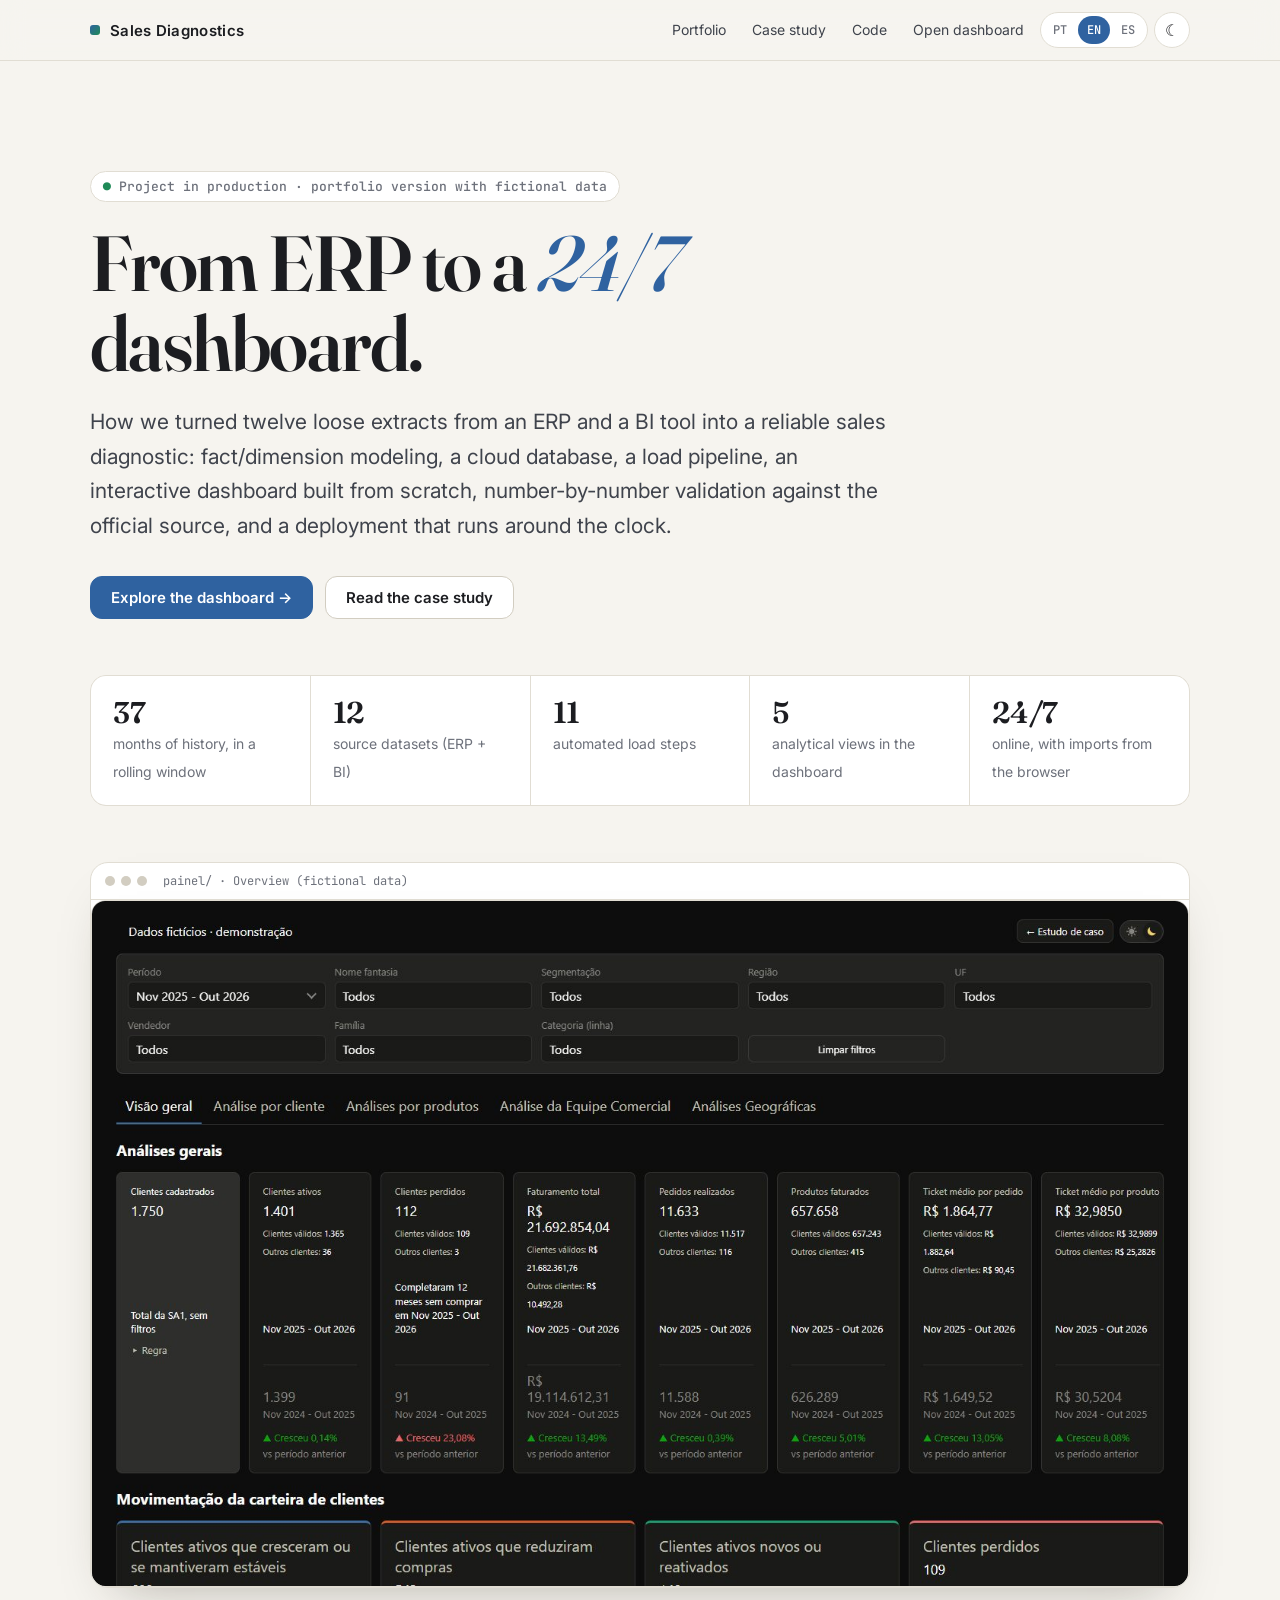
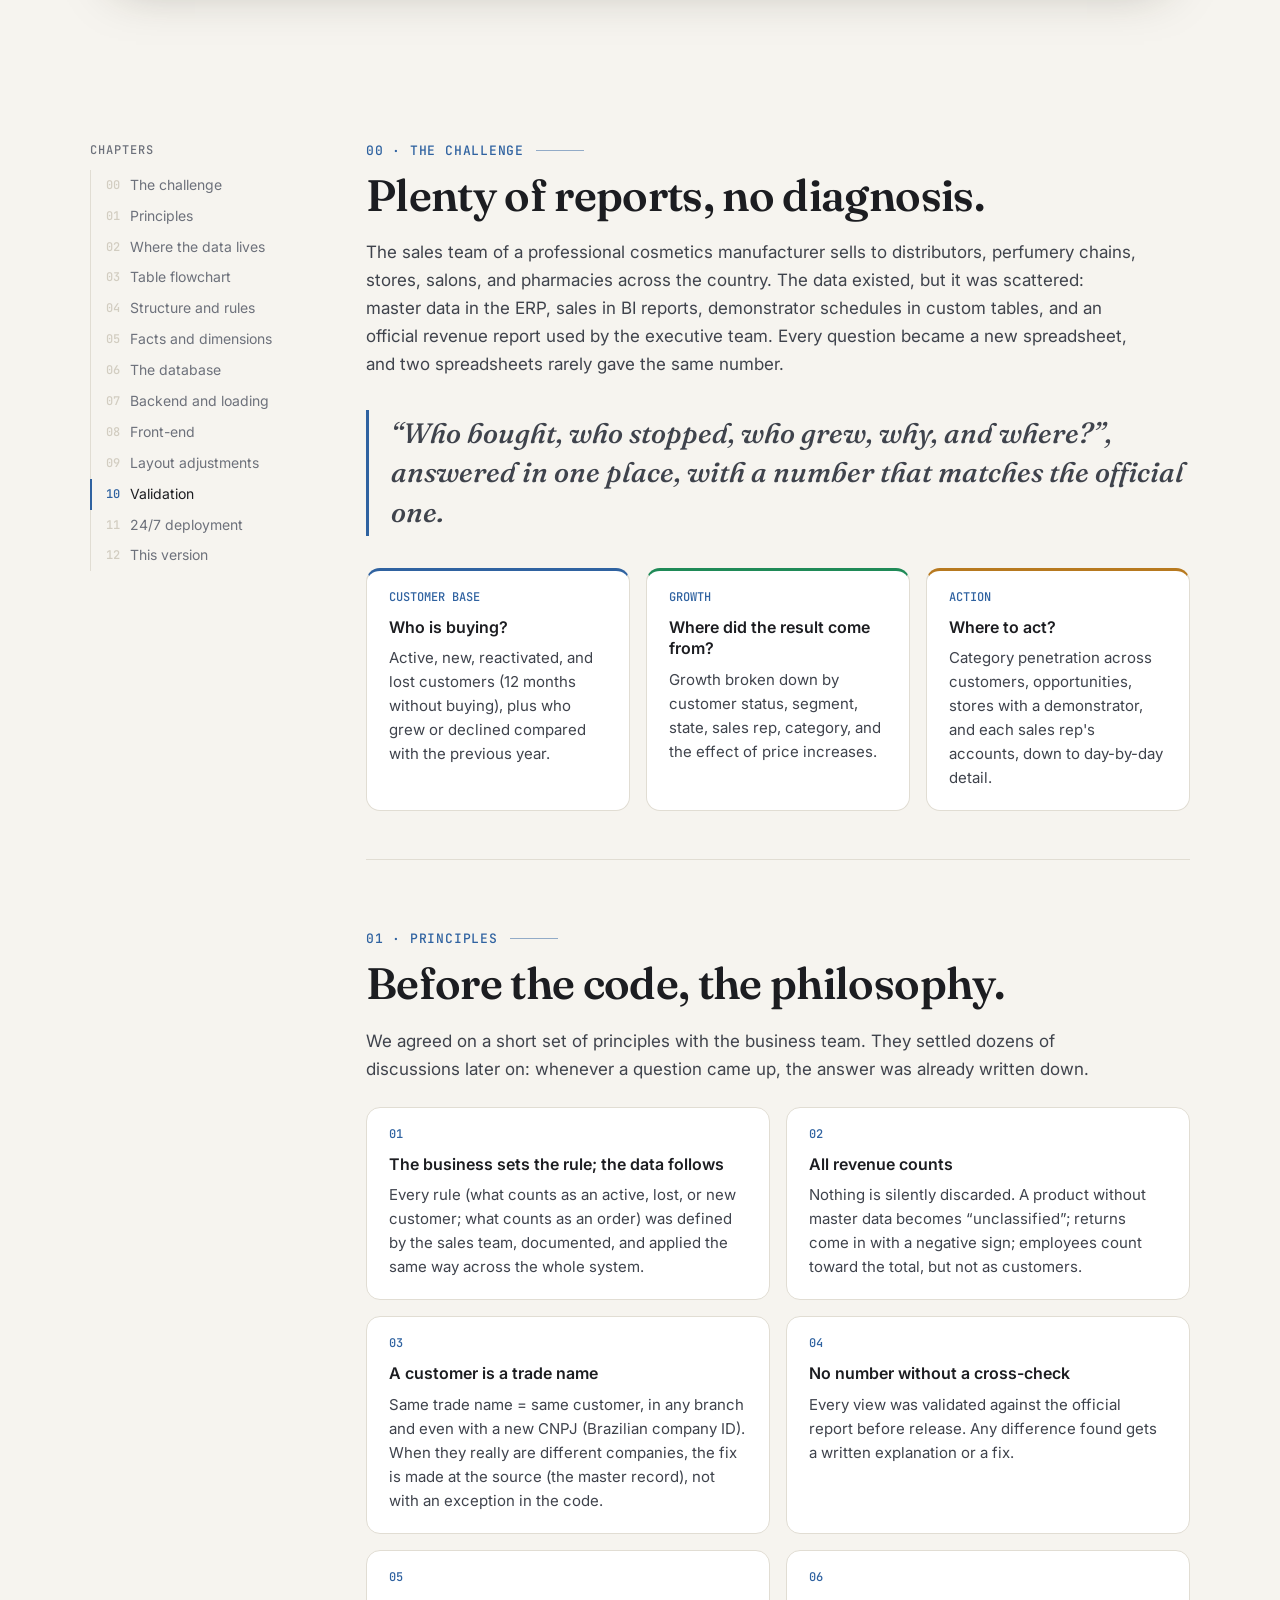
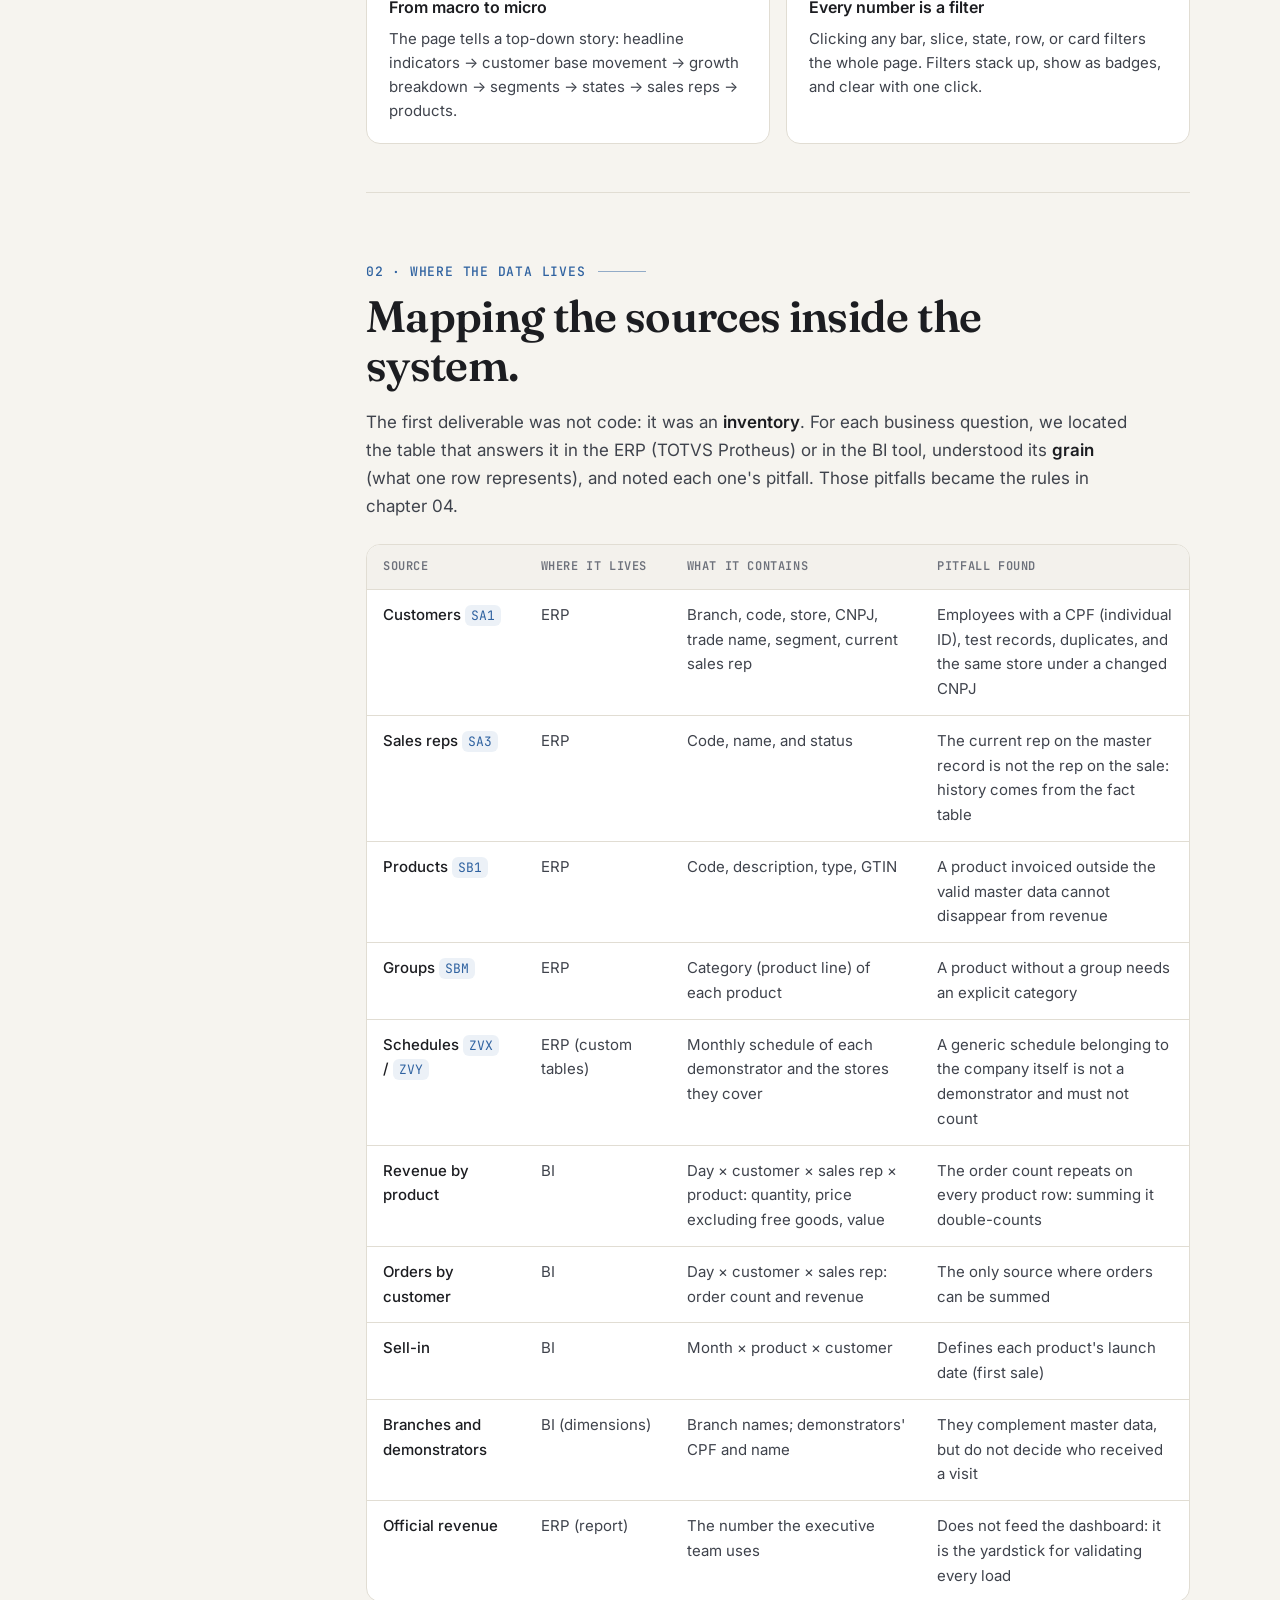
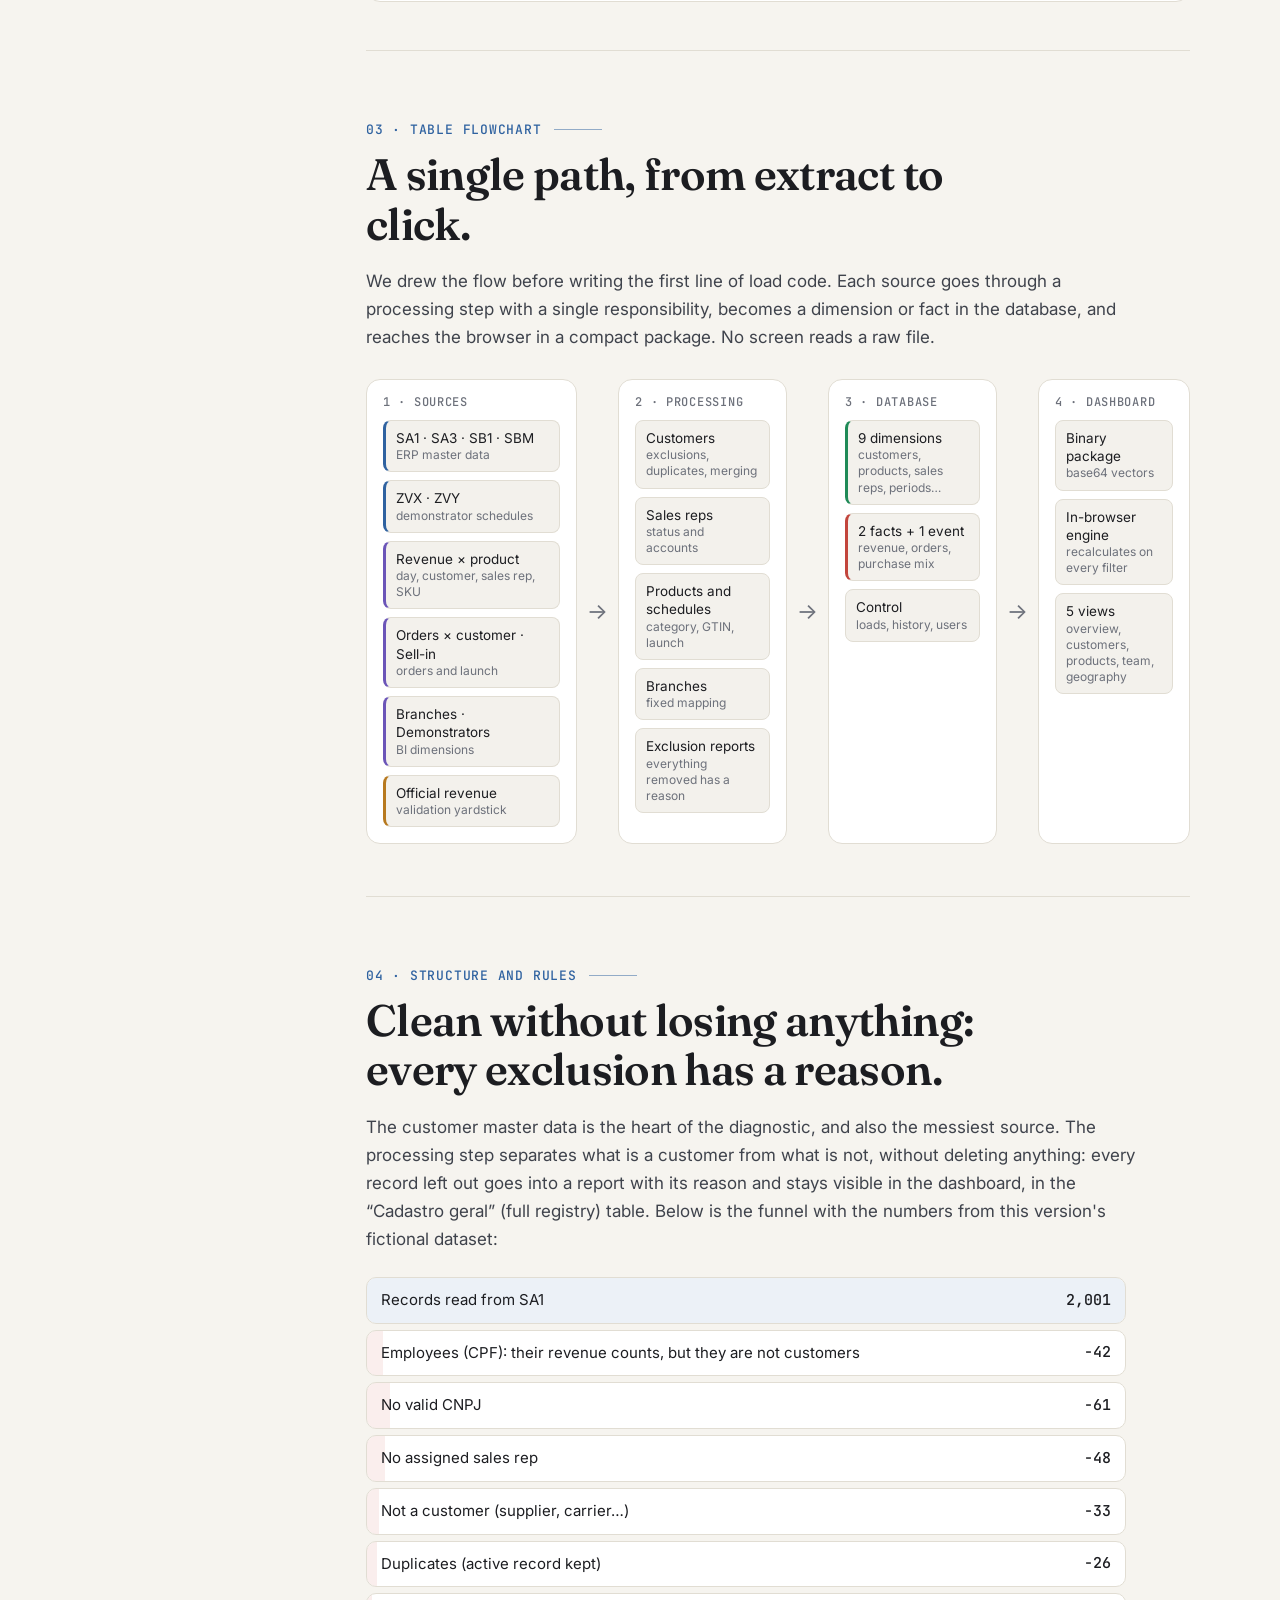
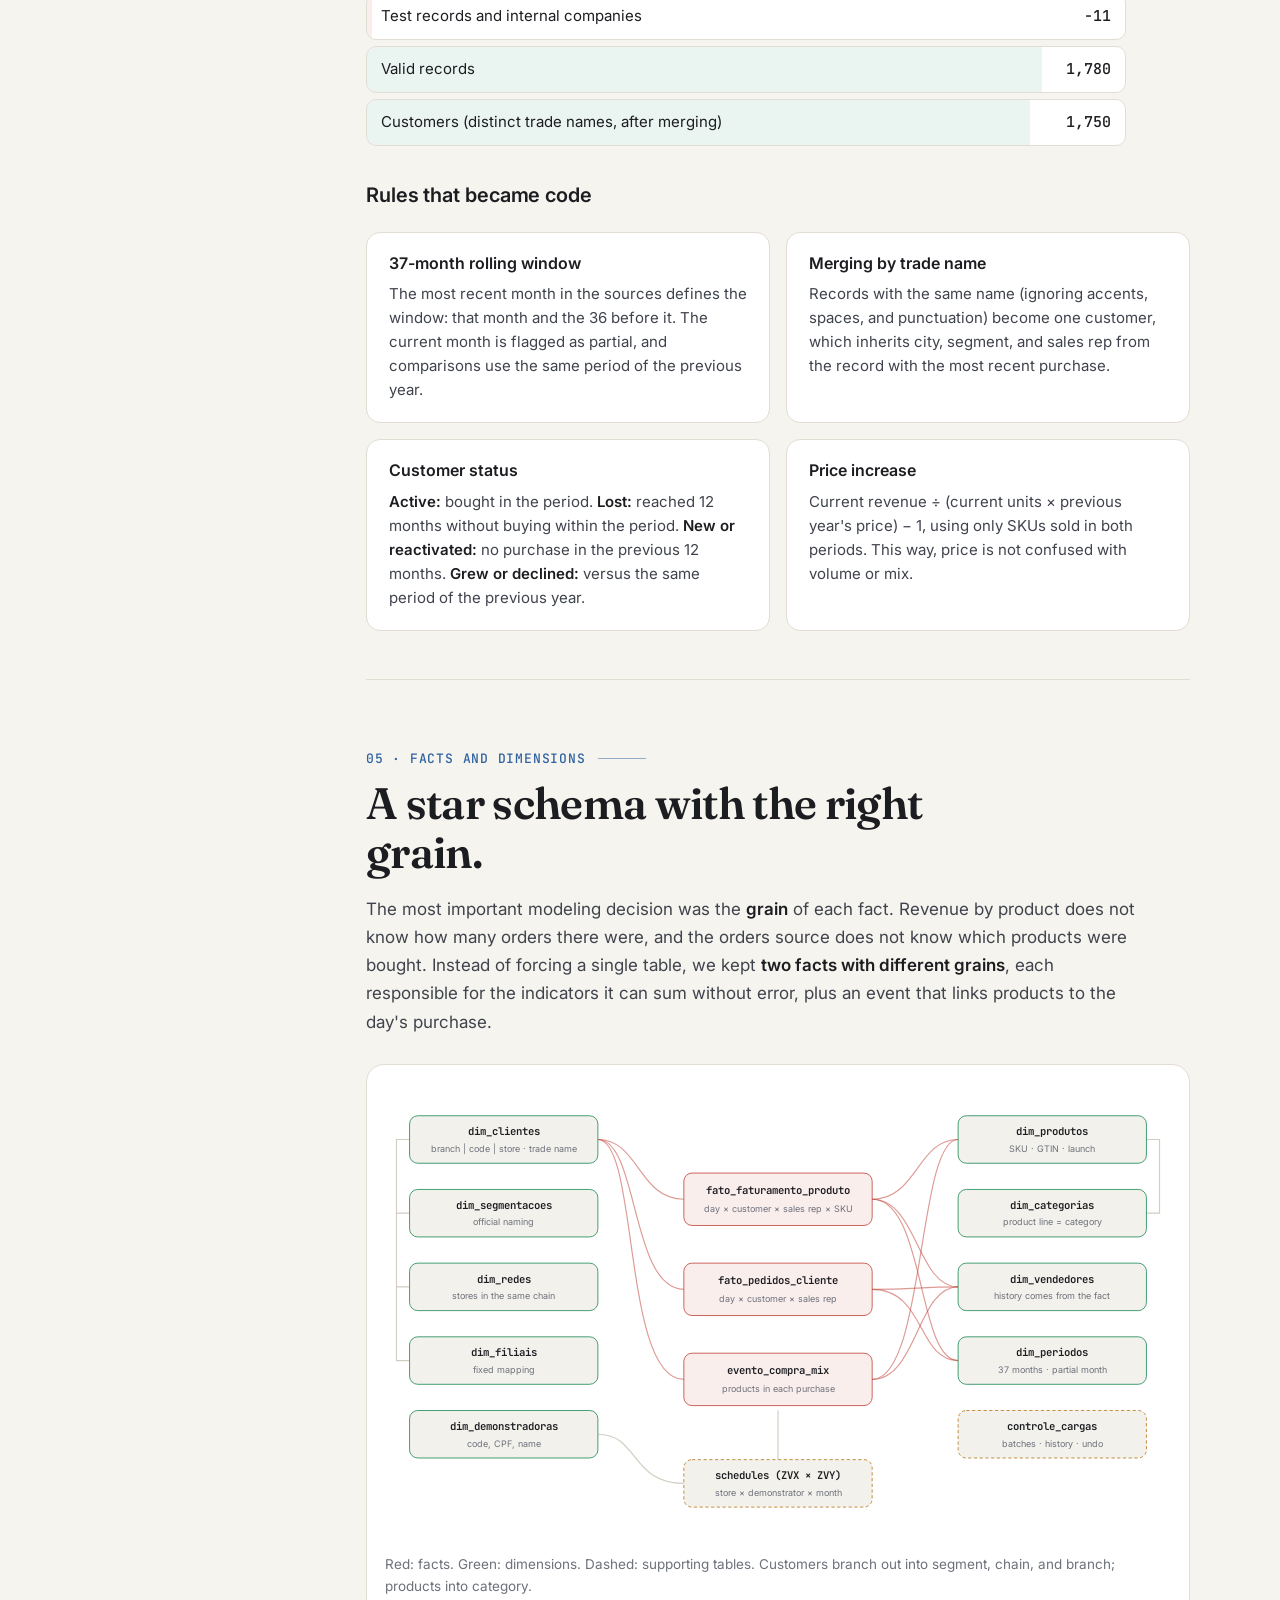
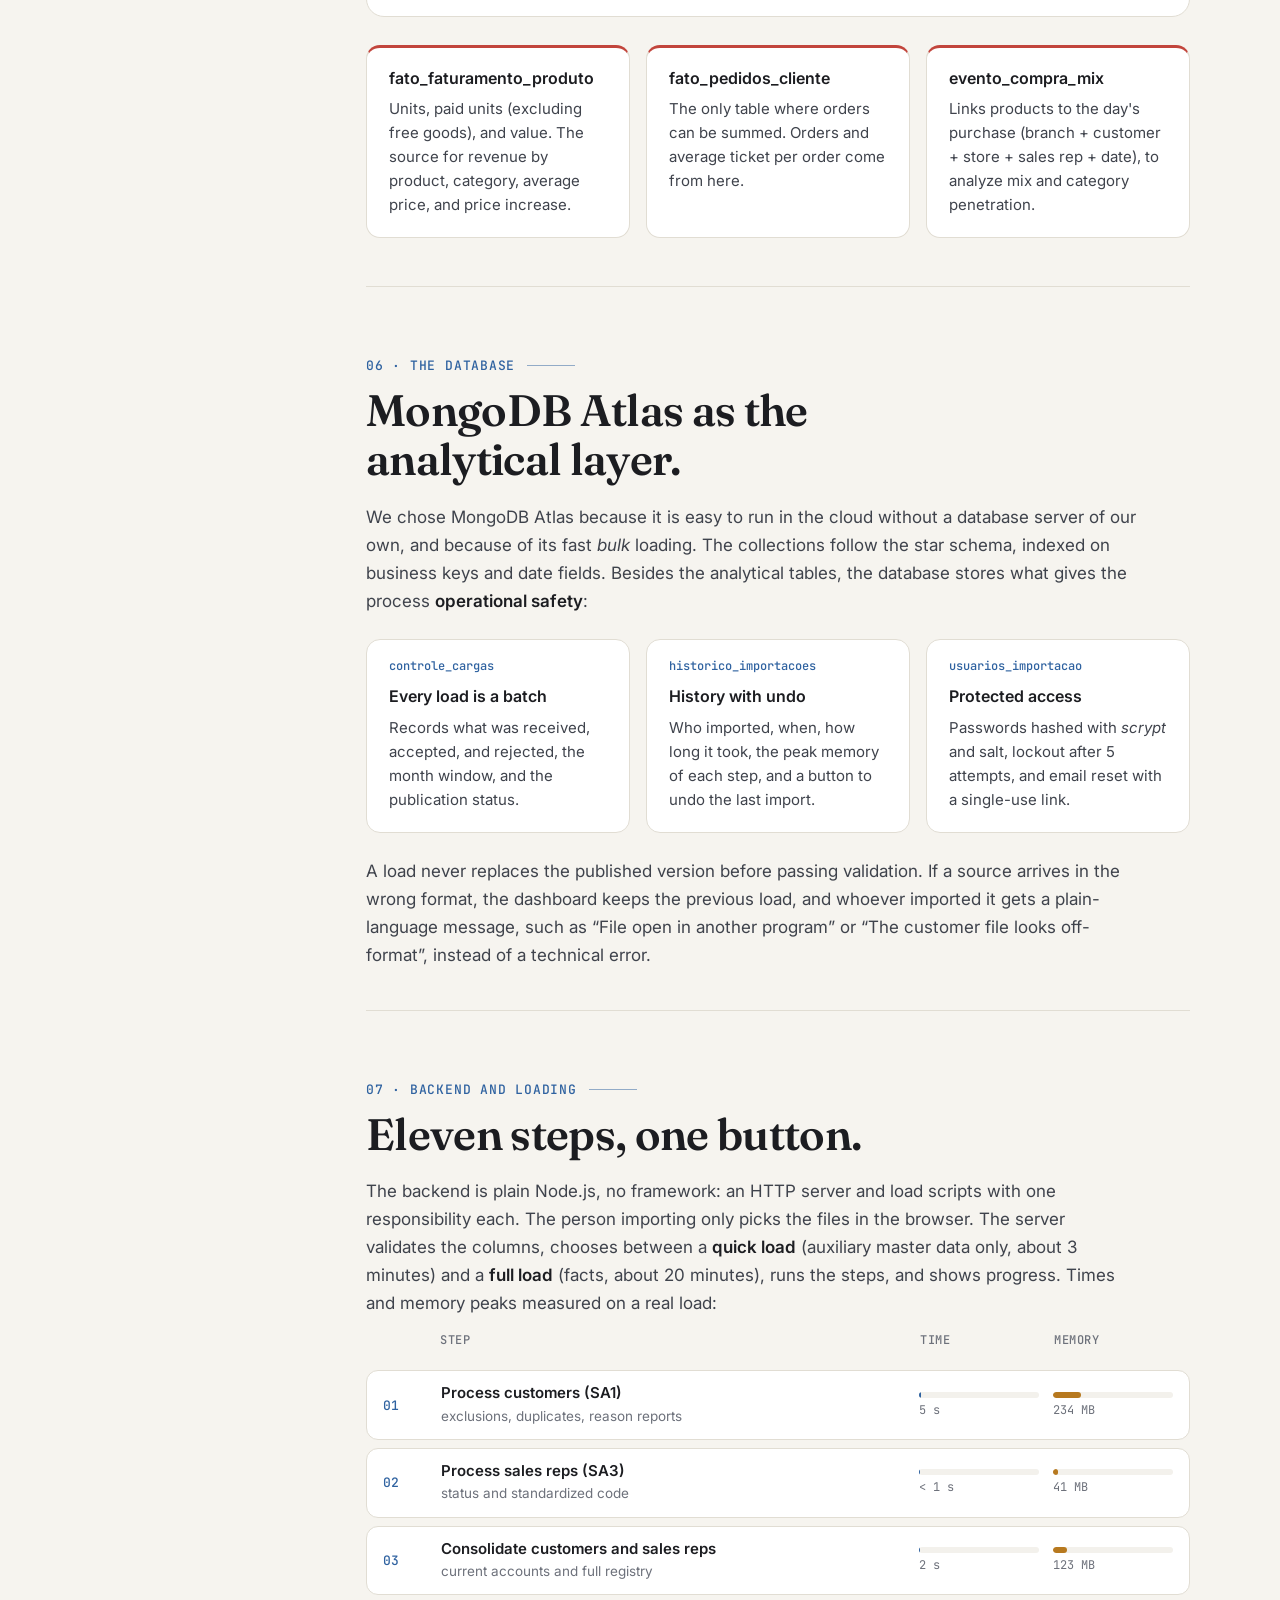
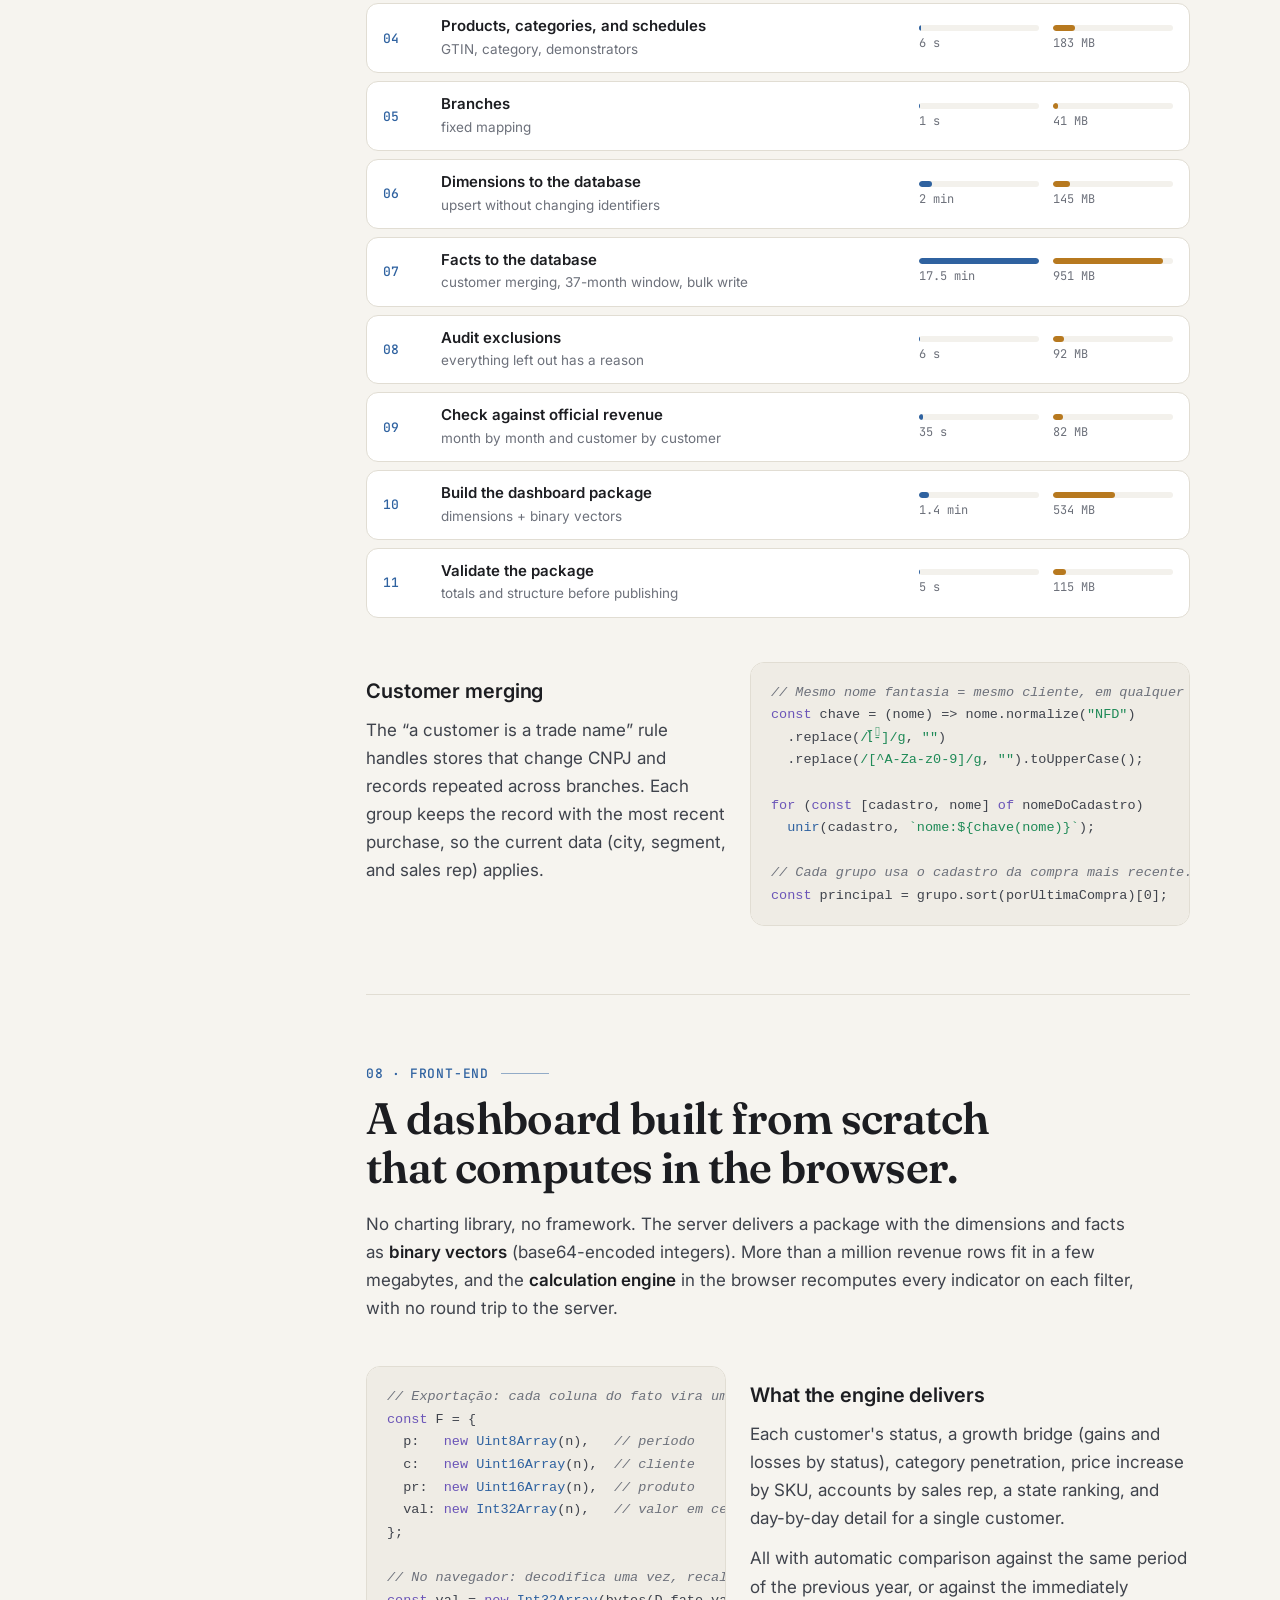
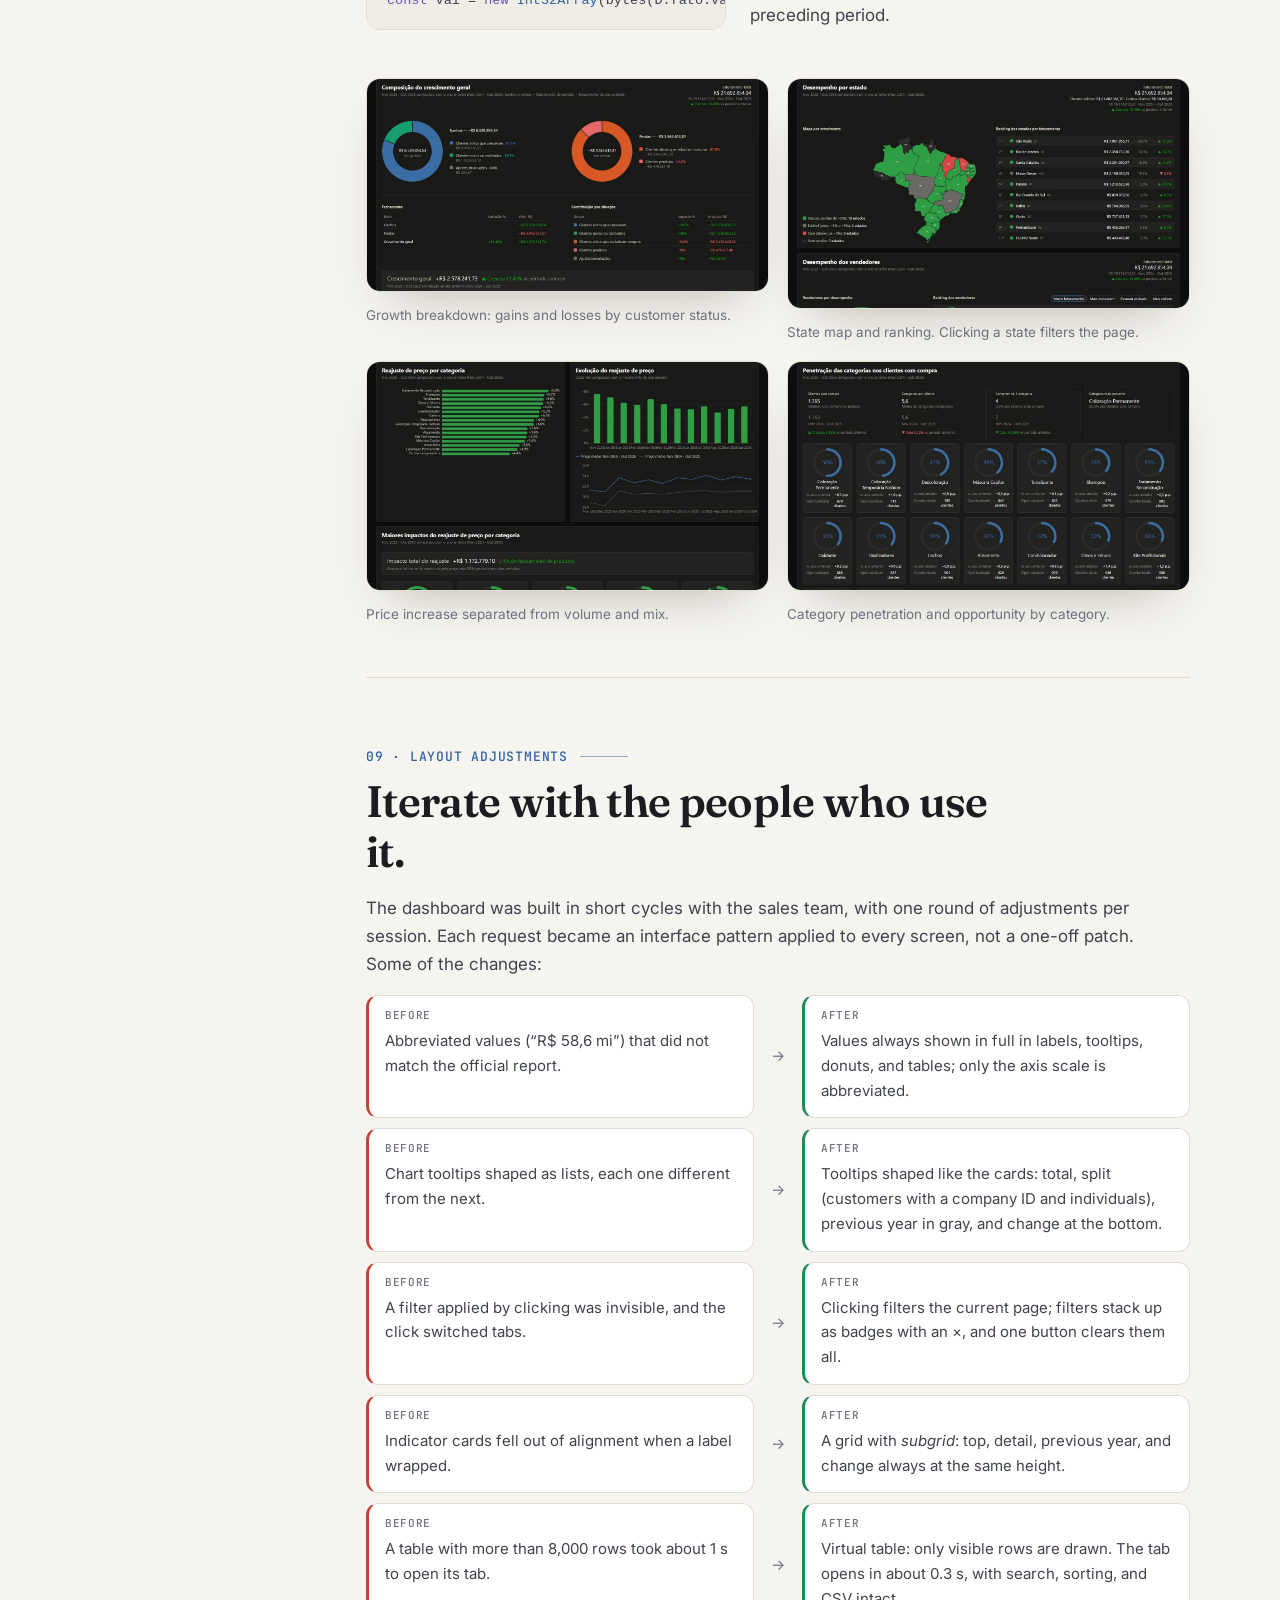
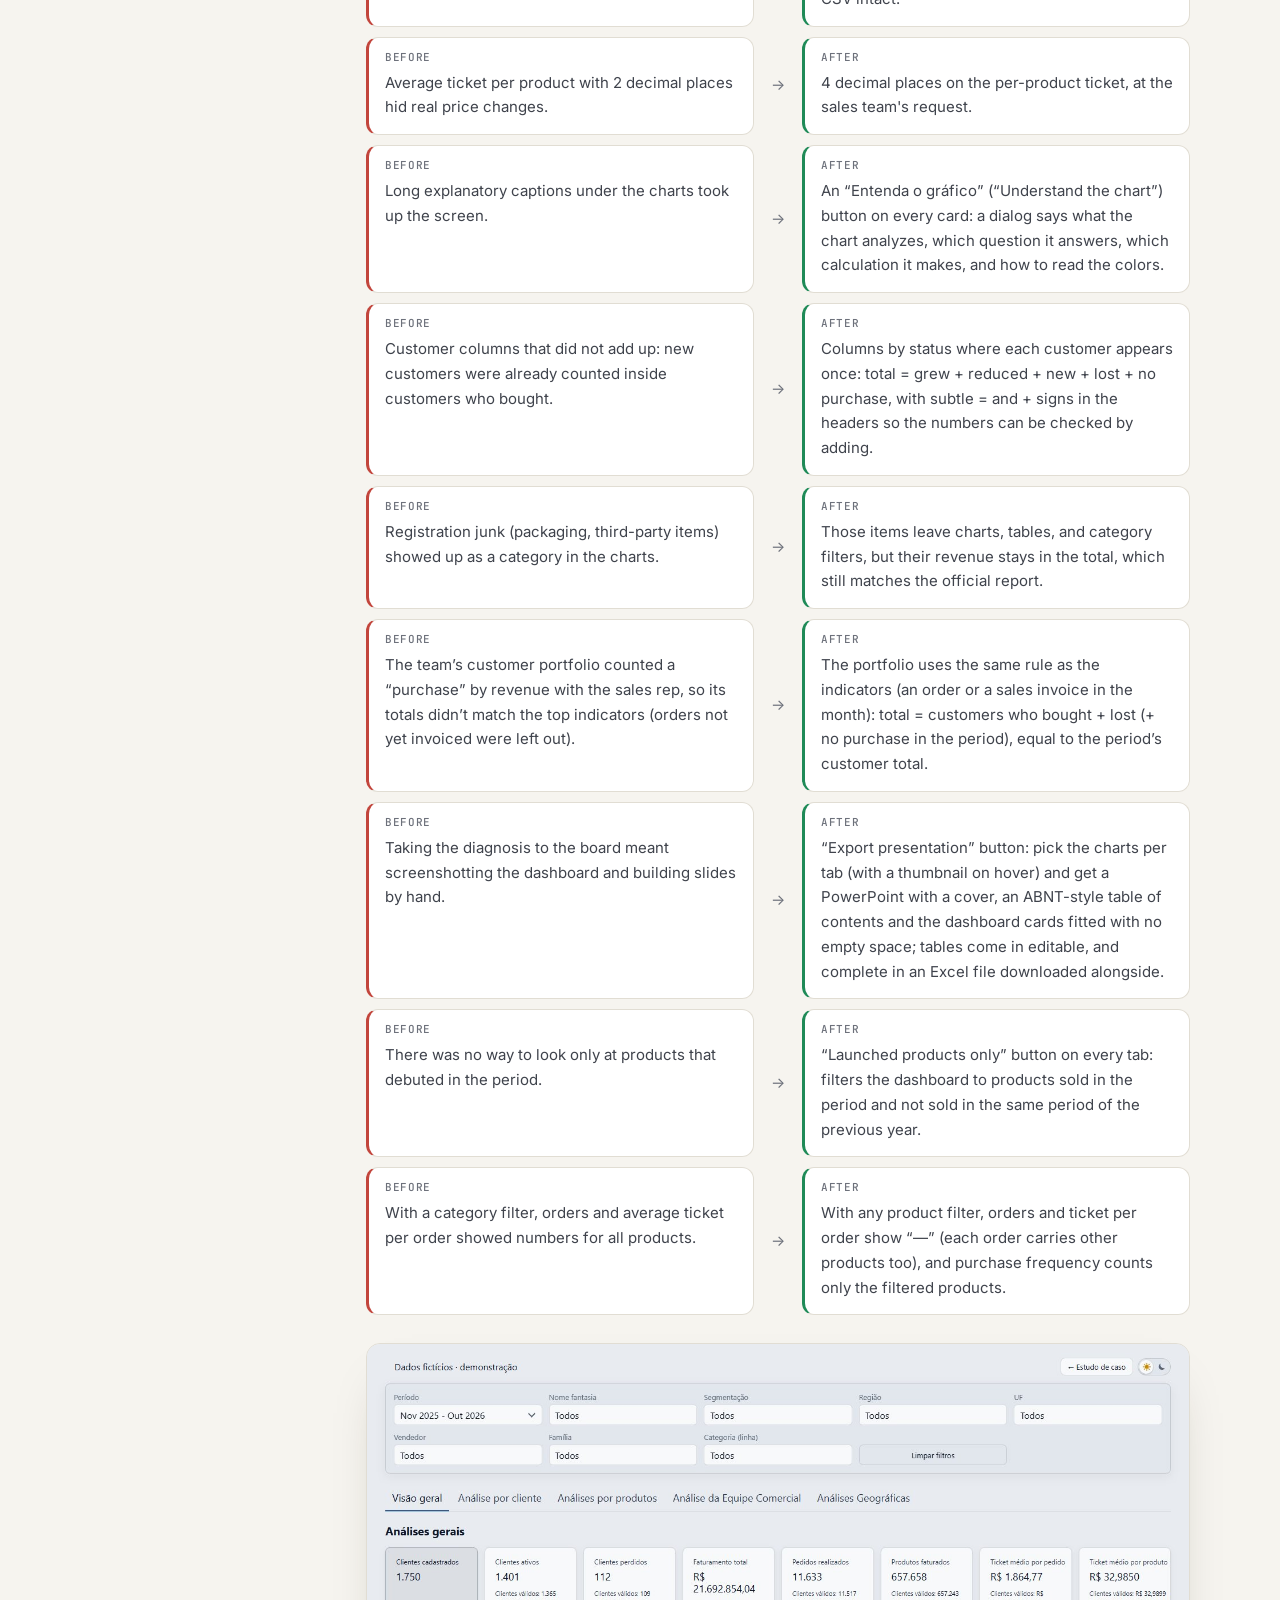
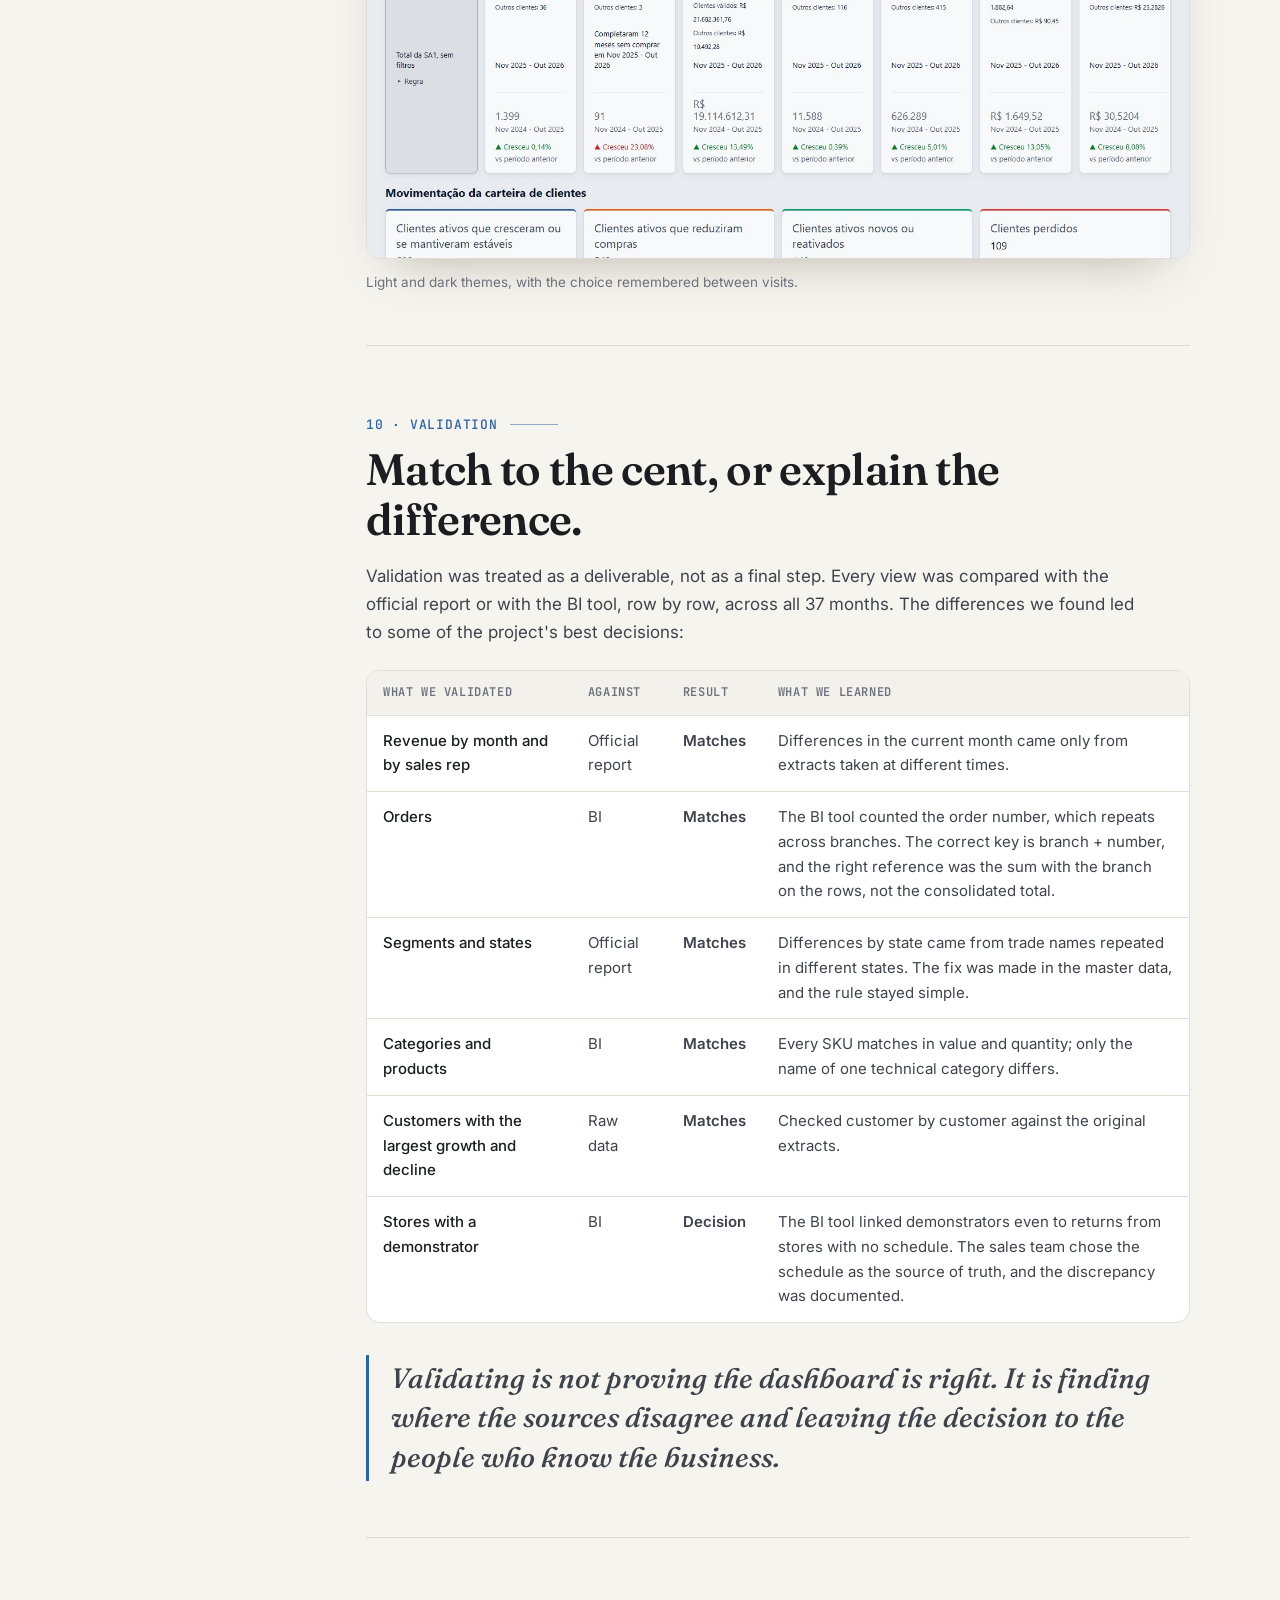
<file: en/index.html>
<!doctype html>
<html lang="en">
<head>
  <meta charset="utf-8">
  <script src="../assets/idioma-estudo.js"></script>
  <link rel="alternate" hreflang="pt-BR" href="https://lariantunez.github.io/Diagnostico-Comercial/">
  <link rel="alternate" hreflang="en" href="https://lariantunez.github.io/Diagnostico-Comercial/en/">
  <link rel="alternate" hreflang="es" href="https://lariantunez.github.io/Diagnostico-Comercial/es/">
  <meta name="viewport" content="width=device-width, initial-scale=1">
  <title>Sales Diagnostics · Case study</title>
  <meta name="description" content="Case study: from ERP to a 24/7 sales dashboard. Source discovery, fact/dimension modeling, database, backend, front-end, validation, and deployment. Fictional data.">
  <meta property="og:title" content="Sales Diagnostics · from ERP to a 24/7 dashboard">
  <meta property="og:description" content="Complete case study of a sell-in dashboard: modeling, pipeline, front-end, validation, and deployment.">
  <meta property="og:image" content="../assets/painel-visao-geral.jpg">
  <link rel="preconnect" href="https://fonts.googleapis.com">
  <link rel="preconnect" href="https://fonts.gstatic.com" crossorigin>
  <link href="https://fonts.googleapis.com/css2?family=Fraunces:ital,opsz,wght@0,9..144,500;0,9..144,600;1,9..144,500&family=Inter:wght@400;500;600&family=JetBrains+Mono:wght@400;500&display=swap" rel="stylesheet">
  <link rel="stylesheet" href="../assets/estudo.css">
</head>
<body>
  <header class="topo">
    <div class="wrap">
      <a class="marca" href="#inicio"><i></i>Sales Diagnostics</a>
      <nav>
        <a class="opcional" href="https://lariantunez.github.io/Vitrine-de-projetos/?lang=en">Portfolio</a>
        <a class="opcional" href="#c00">Case study</a>
        <a class="opcional" href="https://github.com/lariantunez/Diagnostico-Comercial">Code</a>
        <a href="../painel/">Open dashboard</a>
        <div class="idiomas" role="group" aria-label="Language"><a href="../?lang=pt" data-idioma="pt" hreflang="pt-BR">PT</a><a href="./" data-idioma="en" hreflang="en" aria-current="true">EN</a><a href="../es/" data-idioma="es" hreflang="es">ES</a></div>
        <button class="btn-tema" id="tema" type="button" aria-label="Toggle theme">☀</button>
      </nav>
      <span class="progresso"></span>
    </div>
  </header>

  <main id="inicio">
    <section class="abertura">
      <div class="wrap">
        <span class="selo-topo"><b>●</b> Project in production · portfolio version with fictional data</span>
        <h1>From ERP to a <em>24/7</em> dashboard.</h1>
        <p class="lead">How we turned twelve loose extracts from an ERP and a BI tool into a reliable sales diagnostic: fact/dimension modeling, a cloud database, a load pipeline, an interactive dashboard built from scratch, number-by-number validation against the official source, and a deployment that runs around the clock.</p>
        <div class="acoes">
          <a class="btn primario" href="../painel/">Explore the dashboard →</a>
          <a class="btn" href="#c00">Read the case study</a>
        </div>
        <div class="numeros">
          <div><strong>37</strong><span>months of history, in a rolling window</span></div>
          <div><strong>12</strong><span>source datasets (ERP + BI)</span></div>
          <div><strong>11</strong><span>automated load steps</span></div>
          <div><strong>5</strong><span>analytical views in the dashboard</span></div>
          <div><strong>24/7</strong><span>online, with imports from the browser</span></div>
        </div>
        <figure class="vitrine">
          <div class="barra-janela"><i></i><i></i><i></i><span>painel/ · Overview (fictional data)</span></div>
          <img src="../assets/painel-visao-geral.jpg" alt="Dashboard overview: filters at the top, cards for customers, revenue, orders, and tickets compared with the previous year" width="1440" height="900">
        </figure>
      </div>
    </section>

    <div class="wrap livro">
      <aside class="indice" aria-label="Chapters">
        <p>Chapters</p>
        <ol>
          <li><a href="#c00"><b>00</b>The challenge</a></li>
          <li><a href="#c01"><b>01</b>Principles</a></li>
          <li><a href="#c02"><b>02</b>Where the data lives</a></li>
          <li><a href="#c03"><b>03</b>Table flowchart</a></li>
          <li><a href="#c04"><b>04</b>Structure and rules</a></li>
          <li><a href="#c05"><b>05</b>Facts and dimensions</a></li>
          <li><a href="#c06"><b>06</b>The database</a></li>
          <li><a href="#c07"><b>07</b>Backend and loading</a></li>
          <li><a href="#c08"><b>08</b>Front-end</a></li>
          <li><a href="#c09"><b>09</b>Layout adjustments</a></li>
          <li><a href="#c10"><b>10</b>Validation</a></li>
          <li><a href="#c11"><b>11</b>24/7 deployment</a></li>
          <li><a href="#c12"><b>12</b>This version</a></li>
        </ol>
      </aside>

      <div class="capitulos">
        <!-- 00 -->
        <section class="capitulo" id="c00">
          <span class="rotulo-cap">00 · The challenge</span>
          <h2>Plenty of reports, no diagnosis.</h2>
          <p>The sales team of a professional cosmetics manufacturer sells to distributors, perfumery chains, stores, salons, and pharmacies across the country. The data existed, but it was scattered: master data in the ERP, sales in BI reports, demonstrator schedules in custom tables, and an official revenue report used by the executive team. Every question became a new spreadsheet, and two spreadsheets rarely gave the same number.</p>
          <p class="destaque revelar">“Who bought, who stopped, who grew, why, and where?”, answered in one place, with a number that matches the official one.</p>
          <div class="grade g3 revelar">
            <div class="cartao azul"><span class="num">CUSTOMER BASE</span><h4>Who is buying?</h4><p>Active, new, reactivated, and lost customers (12 months without buying), plus who grew or declined compared with the previous year.</p></div>
            <div class="cartao verde"><span class="num">GROWTH</span><h4>Where did the result come from?</h4><p>Growth broken down by customer status, segment, state, sales rep, category, and the effect of price increases.</p></div>
            <div class="cartao ambar"><span class="num">ACTION</span><h4>Where to act?</h4><p>Category penetration across customers, opportunities, stores with a demonstrator, and each sales rep's accounts, down to day-by-day detail.</p></div>
          </div>
        </section>

        <!-- 01 -->
        <section class="capitulo" id="c01">
          <span class="rotulo-cap">01 · Principles</span>
          <h2>Before the code, the philosophy.</h2>
          <p>We agreed on a short set of principles with the business team. They settled dozens of discussions later on: whenever a question came up, the answer was already written down.</p>
          <div class="grade g2 revelar">
            <div class="cartao"><span class="num">01</span><h4>The business sets the rule; the data follows</h4><p>Every rule (what counts as an active, lost, or new customer; what counts as an order) was defined by the sales team, documented, and applied the same way across the whole system.</p></div>
            <div class="cartao"><span class="num">02</span><h4>All revenue counts</h4><p>Nothing is silently discarded. A product without master data becomes “unclassified”; returns come in with a negative sign; employees count toward the total, but not as customers.</p></div>
            <div class="cartao"><span class="num">03</span><h4>A customer is a trade name</h4><p>Same trade name = same customer, in any branch and even with a new CNPJ (Brazilian company ID). When they really are different companies, the fix is made at the source (the master record), not with an exception in the code.</p></div>
            <div class="cartao"><span class="num">04</span><h4>No number without a cross-check</h4><p>Every view was validated against the official report before release. Any difference found gets a written explanation or a fix.</p></div>
            <div class="cartao"><span class="num">05</span><h4>From macro to micro</h4><p>The page tells a top-down story: headline indicators → customer base movement → growth breakdown → segments → states → sales reps → products.</p></div>
            <div class="cartao"><span class="num">06</span><h4>Every number is a filter</h4><p>Clicking any bar, slice, state, row, or card filters the whole page. Filters stack up, show as badges, and clear with one click.</p></div>
          </div>
        </section>

        <!-- 02 -->
        <section class="capitulo" id="c02">
          <span class="rotulo-cap">02 · Where the data lives</span>
          <h2>Mapping the sources inside the system.</h2>
          <p>The first deliverable was not code: it was an <strong>inventory</strong>. For each business question, we located the table that answers it in the ERP (TOTVS Protheus) or in the BI tool, understood its <strong>grain</strong> (what one row represents), and noted each one's pitfall. Those pitfalls became the rules in chapter 04.</p>
          <div class="tabela-rolagem revelar">
            <table class="tabela">
              <thead><tr><th>Source</th><th>Where it lives</th><th>What it contains</th><th>Pitfall found</th></tr></thead>
              <tbody>
                <tr><td>Customers <code>SA1</code></td><td>ERP</td><td>Branch, code, store, CNPJ, trade name, segment, current sales rep</td><td>Employees with a CPF (individual ID), test records, duplicates, and the same store under a changed CNPJ</td></tr>
                <tr><td>Sales reps <code>SA3</code></td><td>ERP</td><td>Code, name, and status</td><td>The current rep on the master record is not the rep on the sale: history comes from the fact table</td></tr>
                <tr><td>Products <code>SB1</code></td><td>ERP</td><td>Code, description, type, GTIN</td><td>A product invoiced outside the valid master data cannot disappear from revenue</td></tr>
                <tr><td>Groups <code>SBM</code></td><td>ERP</td><td>Category (product line) of each product</td><td>A product without a group needs an explicit category</td></tr>
                <tr><td>Schedules <code>ZVX</code> / <code>ZVY</code></td><td>ERP (custom tables)</td><td>Monthly schedule of each demonstrator and the stores they cover</td><td>A generic schedule belonging to the company itself is not a demonstrator and must not count</td></tr>
                <tr><td>Revenue by product</td><td>BI</td><td>Day × customer × sales rep × product: quantity, price excluding free goods, value</td><td>The order count repeats on every product row: summing it double-counts</td></tr>
                <tr><td>Orders by customer</td><td>BI</td><td>Day × customer × sales rep: order count and revenue</td><td>The only source where orders can be summed</td></tr>
                <tr><td>Sell-in</td><td>BI</td><td>Month × product × customer</td><td>Defines each product's launch date (first sale)</td></tr>
                <tr><td>Branches and demonstrators</td><td>BI (dimensions)</td><td>Branch names; demonstrators' CPF and name</td><td>They complement master data, but do not decide who received a visit</td></tr>
                <tr><td>Official revenue</td><td>ERP (report)</td><td>The number the executive team uses</td><td>Does not feed the dashboard: it is the yardstick for validating every load</td></tr>
              </tbody>
            </table>
          </div>
        </section>

        <!-- 03 -->
        <section class="capitulo" id="c03">
          <span class="rotulo-cap">03 · Table flowchart</span>
          <h2>A single path, from extract to click.</h2>
          <p>We drew the flow before writing the first line of load code. Each source goes through a processing step with a single responsibility, becomes a dimension or fact in the database, and reaches the browser in a compact package. No screen reads a raw file.</p>
          <div class="fluxo revelar" role="img" aria-label="Flow: ERP and BI sources, processing, database with dimensions and facts, dashboard package, and dashboard">
            <div class="coluna"><b>1 · Sources</b>
              <div class="item erp">SA1 · SA3 · SB1 · SBM<small>ERP master data</small></div>
              <div class="item erp">ZVX · ZVY<small>demonstrator schedules</small></div>
              <div class="item bi">Revenue × product<small>day, customer, sales rep, SKU</small></div>
              <div class="item bi">Orders × customer · Sell-in<small>orders and launch</small></div>
              <div class="item bi">Branches · Demonstrators<small>BI dimensions</small></div>
              <div class="item adv">Official revenue<small>validation yardstick</small></div>
            </div>
            <div class="seta">→</div>
            <div class="coluna"><b>2 · Processing</b>
              <div class="item">Customers<small>exclusions, duplicates, merging</small></div>
              <div class="item">Sales reps<small>status and accounts</small></div>
              <div class="item">Products and schedules<small>category, GTIN, launch</small></div>
              <div class="item">Branches<small>fixed mapping</small></div>
              <div class="item">Exclusion reports<small>everything removed has a reason</small></div>
            </div>
            <div class="seta">→</div>
            <div class="coluna"><b>3 · Database</b>
              <div class="item dim">9 dimensions<small>customers, products, sales reps, periods…</small></div>
              <div class="item fato">2 facts + 1 event<small>revenue, orders, purchase mix</small></div>
              <div class="item">Control<small>loads, history, users</small></div>
            </div>
            <div class="seta">→</div>
            <div class="coluna"><b>4 · Dashboard</b>
              <div class="item">Binary package<small>base64 vectors</small></div>
              <div class="item">In-browser engine<small>recalculates on every filter</small></div>
              <div class="item">5 views<small>overview, customers, products, team, geography</small></div>
            </div>
          </div>
        </section>

        <!-- 04 -->
        <section class="capitulo" id="c04">
          <span class="rotulo-cap">04 · Structure and rules</span>
          <h2>Clean without losing anything: every exclusion has a reason.</h2>
          <p>The customer master data is the heart of the diagnostic, and also the messiest source. The processing step separates what is a customer from what is not, without deleting anything: every record left out goes into a report with its reason and stays visible in the dashboard, in the “Cadastro geral” (full registry) table. Below is the funnel with the numbers from this version's fictional dataset:</p>
          <div class="funil revelar">
            <div style="--w:100%"><span>Records read from SA1</span><b>2,001</b></div>
            <div class="sai" style="--w:2.1%"><span>Employees (CPF): their revenue counts, but they are not customers</span><b>−42</b></div>
            <div class="sai" style="--w:3%"><span>No valid CNPJ</span><b>−61</b></div>
            <div class="sai" style="--w:2.4%"><span>No assigned sales rep</span><b>−48</b></div>
            <div class="sai" style="--w:1.6%"><span>Not a customer (supplier, carrier…)</span><b>−33</b></div>
            <div class="sai" style="--w:1.3%"><span>Duplicates (active record kept)</span><b>−26</b></div>
            <div class="sai" style="--w:0.6%"><span>Test records and internal companies</span><b>−11</b></div>
            <div class="fica" style="--w:89%"><span>Valid records</span><b>1,780</b></div>
            <div class="fica" style="--w:87.5%"><span>Customers (distinct trade names, after merging)</span><b>1,750</b></div>
          </div>
          <h3>Rules that became code</h3>
          <div class="grade g2 revelar">
            <div class="cartao"><h4>37-month rolling window</h4><p>The most recent month in the sources defines the window: that month and the 36 before it. The current month is flagged as partial, and comparisons use the same period of the previous year.</p></div>
            <div class="cartao"><h4>Merging by trade name</h4><p>Records with the same name (ignoring accents, spaces, and punctuation) become one customer, which inherits city, segment, and sales rep from the record with the most recent purchase.</p></div>
            <div class="cartao"><h4>Customer status</h4><p><strong>Active:</strong> bought in the period. <strong>Lost:</strong> reached 12 months without buying within the period. <strong>New or reactivated:</strong> no purchase in the previous 12 months. <strong>Grew or declined:</strong> versus the same period of the previous year.</p></div>
            <div class="cartao"><h4>Price increase</h4><p>Current revenue ÷ (current units × previous year's price) − 1, using only SKUs sold in both periods. This way, price is not confused with volume or mix.</p></div>
          </div>
        </section>

        <!-- 05 -->
        <section class="capitulo" id="c05">
          <span class="rotulo-cap">05 · Facts and dimensions</span>
          <h2>A star schema with the right grain.</h2>
          <p>The most important modeling decision was the <strong>grain</strong> of each fact. Revenue by product does not know how many orders there were, and the orders source does not know which products were bought. Instead of forcing a single table, we kept <strong>two facts with different grains</strong>, each responsible for the indicators it can sum without error, plus an event that links products to the day's purchase.</p>
          <figure class="diagrama revelar">
            <svg viewBox="0 0 960 560" role="img" aria-label="Star schema: three fact tables in the center linked to customer, sales rep, product, and period dimensions, with supporting dimensions">
              <g class="ligas">
                <path class="liga forte" d="M365 142 C 310 142, 310 69, 260 69"/><path class="liga forte" d="M365 252 C 300 252, 310 69, 260 69"/><path class="liga forte" d="M365 362 C 290 362, 310 69, 260 69"/>
                <path class="liga forte" d="M595 142 C 650 142, 650 69, 700 69"/><path class="liga forte" d="M595 362 C 660 362, 650 69, 700 69"/>
                <path class="liga forte" d="M595 142 C 650 142, 650 249, 700 249"/><path class="liga forte" d="M595 252 C 650 252, 650 249, 700 249"/><path class="liga forte" d="M595 362 C 650 362, 650 249, 700 249"/>
                <path class="liga forte" d="M595 142 C 660 142, 650 339, 700 339"/><path class="liga forte" d="M595 252 C 660 252, 650 339, 700 339"/>
                <path class="liga" d="M30 69 H14 V339 H30 M14 159 H30 M14 249 H30"/>
                <path class="liga" d="M930 69 H946 V159 H930"/>
                <path class="liga" d="M365 489 C 300 489, 310 429, 260 429"/><path class="liga" d="M480 460 V 400"/>
              </g>
              <g class="no dim"><rect x="30" y="40" width="230" height="58" rx="10"/><text x="145" y="64" text-anchor="middle">dim_clientes</text><text class="sub" x="145" y="84" text-anchor="middle">branch | code | store · trade name</text></g>
              <g class="no dim"><rect x="30" y="130" width="230" height="58" rx="10"/><text x="145" y="154" text-anchor="middle">dim_segmentacoes</text><text class="sub" x="145" y="174" text-anchor="middle">official naming</text></g>
              <g class="no dim"><rect x="30" y="220" width="230" height="58" rx="10"/><text x="145" y="244" text-anchor="middle">dim_redes</text><text class="sub" x="145" y="264" text-anchor="middle">stores in the same chain</text></g>
              <g class="no dim"><rect x="30" y="310" width="230" height="58" rx="10"/><text x="145" y="334" text-anchor="middle">dim_filiais</text><text class="sub" x="145" y="354" text-anchor="middle">fixed mapping</text></g>
              <g class="no dim"><rect x="30" y="400" width="230" height="58" rx="10"/><text x="145" y="424" text-anchor="middle">dim_demonstradoras</text><text class="sub" x="145" y="444" text-anchor="middle">code, CPF, name</text></g>
              <g class="no dim"><rect x="700" y="40" width="230" height="58" rx="10"/><text x="815" y="64" text-anchor="middle">dim_produtos</text><text class="sub" x="815" y="84" text-anchor="middle">SKU · GTIN · launch</text></g>
              <g class="no dim"><rect x="700" y="130" width="230" height="58" rx="10"/><text x="815" y="154" text-anchor="middle">dim_categorias</text><text class="sub" x="815" y="174" text-anchor="middle">product line = category</text></g>
              <g class="no dim"><rect x="700" y="220" width="230" height="58" rx="10"/><text x="815" y="244" text-anchor="middle">dim_vendedores</text><text class="sub" x="815" y="264" text-anchor="middle">history comes from the fact</text></g>
              <g class="no dim"><rect x="700" y="310" width="230" height="58" rx="10"/><text x="815" y="334" text-anchor="middle">dim_periodos</text><text class="sub" x="815" y="354" text-anchor="middle">37 months · partial month</text></g>
              <g class="no apoio"><rect x="700" y="400" width="230" height="58" rx="10"/><text x="815" y="424" text-anchor="middle">controle_cargas</text><text class="sub" x="815" y="444" text-anchor="middle">batches · history · undo</text></g>
              <g class="no fato"><rect x="365" y="110" width="230" height="64" rx="10"/><text x="480" y="136" text-anchor="middle">fato_faturamento_produto</text><text class="sub" x="480" y="157" text-anchor="middle">day × customer × sales rep × SKU</text></g>
              <g class="no fato"><rect x="365" y="220" width="230" height="64" rx="10"/><text x="480" y="246" text-anchor="middle">fato_pedidos_cliente</text><text class="sub" x="480" y="267" text-anchor="middle">day × customer × sales rep</text></g>
              <g class="no fato"><rect x="365" y="330" width="230" height="64" rx="10"/><text x="480" y="356" text-anchor="middle">evento_compra_mix</text><text class="sub" x="480" y="377" text-anchor="middle">products in each purchase</text></g>
              <g class="no apoio"><rect x="365" y="460" width="230" height="58" rx="10"/><text x="480" y="484" text-anchor="middle">schedules (ZVX × ZVY)</text><text class="sub" x="480" y="504" text-anchor="middle">store × demonstrator × month</text></g>
            </svg>
            <figcaption>Red: facts. Green: dimensions. Dashed: supporting tables. Customers branch out into segment, chain, and branch; products into category.</figcaption>
          </figure>
          <div class="grade g3 revelar">
            <div class="cartao vermelho"><h4>fato_faturamento_produto</h4><p>Units, paid units (excluding free goods), and value. The source for revenue by product, category, average price, and price increase.</p></div>
            <div class="cartao vermelho"><h4>fato_pedidos_cliente</h4><p>The only table where orders can be summed. Orders and average ticket per order come from here.</p></div>
            <div class="cartao vermelho"><h4>evento_compra_mix</h4><p>Links products to the day's purchase (branch + customer + store + sales rep + date), to analyze mix and category penetration.</p></div>
          </div>
        </section>

        <!-- 06 -->
        <section class="capitulo" id="c06">
          <span class="rotulo-cap">06 · The database</span>
          <h2>MongoDB Atlas as the analytical layer.</h2>
          <p>We chose MongoDB Atlas because it is easy to run in the cloud without a database server of our own, and because of its fast <em>bulk</em> loading. The collections follow the star schema, indexed on business keys and date fields. Besides the analytical tables, the database stores what gives the process <strong>operational safety</strong>:</p>
          <div class="grade g3 revelar">
            <div class="cartao"><span class="num">controle_cargas</span><h4>Every load is a batch</h4><p>Records what was received, accepted, and rejected, the month window, and the publication status.</p></div>
            <div class="cartao"><span class="num">historico_importacoes</span><h4>History with undo</h4><p>Who imported, when, how long it took, the peak memory of each step, and a button to undo the last import.</p></div>
            <div class="cartao"><span class="num">usuarios_importacao</span><h4>Protected access</h4><p>Passwords hashed with <em>scrypt</em> and salt, lockout after 5 attempts, and email reset with a single-use link.</p></div>
          </div>
          <p>A load never replaces the published version before passing validation. If a source arrives in the wrong format, the dashboard keeps the previous load, and whoever imported it gets a plain-language message, such as “File open in another program” or “The customer file looks off-format”, instead of a technical error.</p>
        </section>

        <!-- 07 -->
        <section class="capitulo" id="c07">
          <span class="rotulo-cap">07 · Backend and loading</span>
          <h2>Eleven steps, one button.</h2>
          <p>The backend is plain Node.js, no framework: an HTTP server and load scripts with one responsibility each. The person importing only picks the files in the browser. The server validates the columns, chooses between a <strong>quick load</strong> (auxiliary master data only, about 3 minutes) and a <strong>full load</strong> (facts, about 20 minutes), runs the steps, and shows progress. Times and memory peaks measured on a real load:</p>
          <div class="legenda-etapas"><span></span><span>Step</span><span>Time</span><span>Memory</span></div>
          <div class="etapas revelar">
            <div class="etapa"><div><h4>Process customers (SA1)</h4><p>exclusions, duplicates, reason reports</p></div><div><div class="barra"><i style="--w:2%"></i></div><small>5 s</small></div><div><div class="barra mem"><i style="--w:23%"></i></div><small>234 MB</small></div></div>
            <div class="etapa"><div><h4>Process sales reps (SA3)</h4><p>status and standardized code</p></div><div><div class="barra"><i style="--w:1%"></i></div><small>&lt; 1 s</small></div><div><div class="barra mem"><i style="--w:4%"></i></div><small>41 MB</small></div></div>
            <div class="etapa"><div><h4>Consolidate customers and sales reps</h4><p>current accounts and full registry</p></div><div><div class="barra"><i style="--w:1%"></i></div><small>2 s</small></div><div><div class="barra mem"><i style="--w:12%"></i></div><small>123 MB</small></div></div>
            <div class="etapa"><div><h4>Products, categories, and schedules</h4><p>GTIN, category, demonstrators</p></div><div><div class="barra"><i style="--w:2%"></i></div><small>6 s</small></div><div><div class="barra mem"><i style="--w:18%"></i></div><small>183 MB</small></div></div>
            <div class="etapa"><div><h4>Branches</h4><p>fixed mapping</p></div><div><div class="barra"><i style="--w:1%"></i></div><small>1 s</small></div><div><div class="barra mem"><i style="--w:4%"></i></div><small>41 MB</small></div></div>
            <div class="etapa"><div><h4>Dimensions to the database</h4><p>upsert without changing identifiers</p></div><div><div class="barra"><i style="--w:11%"></i></div><small>2 min</small></div><div><div class="barra mem"><i style="--w:14%"></i></div><small>145 MB</small></div></div>
            <div class="etapa"><div><h4>Facts to the database</h4><p>customer merging, 37-month window, bulk write</p></div><div><div class="barra"><i style="--w:100%"></i></div><small>17.5 min</small></div><div><div class="barra mem"><i style="--w:92%"></i></div><small>951 MB</small></div></div>
            <div class="etapa"><div><h4>Audit exclusions</h4><p>everything left out has a reason</p></div><div><div class="barra"><i style="--w:1%"></i></div><small>6 s</small></div><div><div class="barra mem"><i style="--w:9%"></i></div><small>92 MB</small></div></div>
            <div class="etapa"><div><h4>Check against official revenue</h4><p>month by month and customer by customer</p></div><div><div class="barra"><i style="--w:3%"></i></div><small>35 s</small></div><div><div class="barra mem"><i style="--w:8%"></i></div><small>82 MB</small></div></div>
            <div class="etapa"><div><h4>Build the dashboard package</h4><p>dimensions + binary vectors</p></div><div><div class="barra"><i style="--w:8%"></i></div><small>1.4 min</small></div><div><div class="barra mem"><i style="--w:52%"></i></div><small>534 MB</small></div></div>
            <div class="etapa"><div><h4>Validate the package</h4><p>totals and structure before publishing</p></div><div><div class="barra"><i style="--w:1%"></i></div><small>5 s</small></div><div><div class="barra mem"><i style="--w:11%"></i></div><small>115 MB</small></div></div>
          </div>
          <div class="par-codigo revelar">
            <div>
              <h3>Customer merging</h3>
              <p>The “a customer is a trade name” rule handles stores that change CNPJ and records repeated across branches. Each group keeps the record with the most recent purchase, so the current data (city, segment, and sales rep) applies.</p>
            </div>
<pre><code><span class="c">// Mesmo nome fantasia = mesmo cliente, em qualquer filial.</span>
<span class="k">const</span> chave = (nome) =&gt; nome.normalize(<span class="s">"NFD"</span>)
  .replace(<span class="s">/[̀-ͯ]/g</span>, <span class="s">""</span>)
  .replace(<span class="s">/[^A-Za-z0-9]/g</span>, <span class="s">""</span>).toUpperCase();

<span class="k">for</span> (<span class="k">const</span> [cadastro, nome] <span class="k">of</span> nomeDoCadastro)
  <span class="f">unir</span>(cadastro, <span class="s">`nome:${chave(nome)}`</span>);

<span class="c">// Cada grupo usa o cadastro da compra mais recente.</span>
<span class="k">const</span> principal = grupo.sort(porUltimaCompra)[0];</code></pre>
          </div>
        </section>

        <!-- 08 -->
        <section class="capitulo" id="c08">
          <span class="rotulo-cap">08 · Front-end</span>
          <h2>A dashboard built from scratch that computes in the browser.</h2>
          <p>No charting library, no framework. The server delivers a package with the dimensions and facts as <strong>binary vectors</strong> (base64-encoded integers). More than a million revenue rows fit in a few megabytes, and the <strong>calculation engine</strong> in the browser recomputes every indicator on each filter, with no round trip to the server.</p>
          <div class="par-codigo revelar">
<pre><code><span class="c">// Exportação: cada coluna do fato vira um vetor tipado.</span>
<span class="k">const</span> F = {
  p:   <span class="k">new</span> <span class="f">Uint8Array</span>(n),   <span class="c">// período</span>
  c:   <span class="k">new</span> <span class="f">Uint16Array</span>(n),  <span class="c">// cliente</span>
  pr:  <span class="k">new</span> <span class="f">Uint16Array</span>(n),  <span class="c">// produto</span>
  val: <span class="k">new</span> <span class="f">Int32Array</span>(n),   <span class="c">// valor em centavos</span>
};

<span class="c">// No navegador: decodifica uma vez, recalcula a cada clique.</span>
<span class="k">const</span> val = <span class="k">new</span> <span class="f">Int32Array</span>(bytes(D.fato.val).buffer);</code></pre>
            <div>
              <h3>What the engine delivers</h3>
              <p>Each customer's status, a growth bridge (gains and losses by status), category penetration, price increase by SKU, accounts by sales rep, a state ranking, and day-by-day detail for a single customer.</p>
              <p>All with automatic comparison against the same period of the previous year, or against the immediately preceding period.</p>
            </div>
          </div>
          <div class="galeria revelar">
            <figure><img src="../assets/painel-composicao.jpg" alt="Growth breakdown: two donut charts with gains and losses by customer status and a contribution table" loading="lazy" width="1440" height="760"><figcaption>Growth breakdown: gains and losses by customer status.</figcaption></figure>
            <figure><img src="../assets/painel-estados.jpg" alt="Map of Brazil colored by growth and a ranking of states by revenue" loading="lazy" width="1440" height="820"><figcaption>State map and ranking. Clicking a state filters the page.</figcaption></figure>
            <figure><img src="../assets/painel-produtos.jpg" alt="Price increase by category and monthly trend of the price increase" loading="lazy" width="1440" height="820"><figcaption>Price increase separated from volume and mix.</figcaption></figure>
            <figure><img src="../assets/painel-clientes.jpg" alt="Category penetration among purchasing customers, as rings per category" loading="lazy" width="1440" height="820"><figcaption>Category penetration and opportunity by category.</figcaption></figure>
          </div>
        </section>

        <!-- 09 -->
        <section class="capitulo" id="c09">
          <span class="rotulo-cap">09 · Layout adjustments</span>
          <h2>Iterate with the people who use it.</h2>
          <p>The dashboard was built in short cycles with the sales team, with one round of adjustments per session. Each request became an interface pattern applied to every screen, not a one-off patch. Some of the changes:</p>
          <div class="revelar">
            <div class="mudanca"><div class="antes"><b>Before</b>Abbreviated values (“R$ 58,6 mi”) that did not match the official report.</div><div class="seta">→</div><div class="depois"><b>After</b>Values always shown in full in labels, tooltips, donuts, and tables; only the axis scale is abbreviated.</div></div>
            <div class="mudanca"><div class="antes"><b>Before</b>Chart tooltips shaped as lists, each one different from the next.</div><div class="seta">→</div><div class="depois"><b>After</b>Tooltips shaped like the cards: total, split (customers with a company ID and individuals), previous year in gray, and change at the bottom.</div></div>
            <div class="mudanca"><div class="antes"><b>Before</b>A filter applied by clicking was invisible, and the click switched tabs.</div><div class="seta">→</div><div class="depois"><b>After</b>Clicking filters the current page; filters stack up as badges with an ×, and one button clears them all.</div></div>
            <div class="mudanca"><div class="antes"><b>Before</b>Indicator cards fell out of alignment when a label wrapped.</div><div class="seta">→</div><div class="depois"><b>After</b>A grid with <em>subgrid</em>: top, detail, previous year, and change always at the same height.</div></div>
            <div class="mudanca"><div class="antes"><b>Before</b>A table with more than 8,000 rows took about 1 s to open its tab.</div><div class="seta">→</div><div class="depois"><b>After</b>Virtual table: only visible rows are drawn. The tab opens in about 0.3 s, with search, sorting, and CSV intact.</div></div>
            <div class="mudanca"><div class="antes"><b>Before</b>Average ticket per product with 2 decimal places hid real price changes.</div><div class="seta">→</div><div class="depois"><b>After</b>4 decimal places on the per-product ticket, at the sales team's request.</div></div>
            <div class="mudanca"><div class="antes"><b>Before</b>Long explanatory captions under the charts took up the screen.</div><div class="seta">→</div><div class="depois"><b>After</b>An “Entenda o gráfico” (“Understand the chart”) button on every card: a dialog says what the chart analyzes, which question it answers, which calculation it makes, and how to read the colors.</div></div>
            <div class="mudanca"><div class="antes"><b>Before</b>Customer columns that did not add up: new customers were already counted inside customers who bought.</div><div class="seta">→</div><div class="depois"><b>After</b>Columns by status where each customer appears once: total = grew + reduced + new + lost + no purchase, with subtle = and + signs in the headers so the numbers can be checked by adding.</div></div>
            <div class="mudanca"><div class="antes"><b>Before</b>Registration junk (packaging, third-party items) showed up as a category in the charts.</div><div class="seta">→</div><div class="depois"><b>After</b>Those items leave charts, tables, and category filters, but their revenue stays in the total, which still matches the official report.</div></div>
            <div class="mudanca"><div class="antes"><b>Before</b>The team’s customer portfolio counted a “purchase” by revenue with the sales rep, so its totals didn’t match the top indicators (orders not yet invoiced were left out).</div><div class="seta">→</div><div class="depois"><b>After</b>The portfolio uses the same rule as the indicators (an order or a sales invoice in the month): total = customers who bought + lost (+ no purchase in the period), equal to the period’s customer total.</div></div>
            <div class="mudanca"><div class="antes"><b>Before</b>Taking the diagnosis to the board meant screenshotting the dashboard and building slides by hand.</div><div class="seta">→</div><div class="depois"><b>After</b>“Export presentation” button: pick the charts per tab (with a thumbnail on hover) and get a PowerPoint with a cover, an ABNT-style table of contents and the dashboard cards fitted with no empty space; tables come in editable, and complete in an Excel file downloaded alongside.</div></div>
            <div class="mudanca"><div class="antes"><b>Before</b>There was no way to look only at products that debuted in the period.</div><div class="seta">→</div><div class="depois"><b>After</b>“Launched products only” button on every tab: filters the dashboard to products sold in the period and not sold in the same period of the previous year.</div></div>
            <div class="mudanca"><div class="antes"><b>Before</b>With a category filter, orders and average ticket per order showed numbers for all products.</div><div class="seta">→</div><div class="depois"><b>After</b>With any product filter, orders and ticket per order show “—” (each order carries other products too), and purchase frequency counts only the filtered products.</div></div>
          </div>
          <figure class="revelar"><img src="../assets/painel-tema-claro.jpg" alt="Dashboard in the light theme" loading="lazy" width="1440" height="900"><figcaption>Light and dark themes, with the choice remembered between visits.</figcaption></figure>
        </section>

        <!-- 10 -->
        <section class="capitulo" id="c10">
          <span class="rotulo-cap">10 · Validation</span>
          <h2>Match to the cent, or explain the difference.</h2>
          <p>Validation was treated as a deliverable, not as a final step. Every view was compared with the official report or with the BI tool, row by row, across all 37 months. The differences we found led to some of the project's best decisions:</p>
          <div class="tabela-rolagem revelar">
            <table class="tabela">
              <thead><tr><th>What we validated</th><th>Against</th><th>Result</th><th>What we learned</th></tr></thead>
              <tbody>
                <tr><td>Revenue by month and by sales rep</td><td>Official report</td><td class="ok">Matches</td><td>Differences in the current month came only from extracts taken at different times.</td></tr>
                <tr><td>Orders</td><td>BI</td><td class="ok">Matches</td><td>The BI tool counted the order number, which repeats across branches. The correct key is branch + number, and the right reference was the sum with the branch on the rows, not the consolidated total.</td></tr>
                <tr><td>Segments and states</td><td>Official report</td><td class="ok">Matches</td><td>Differences by state came from trade names repeated in different states. The fix was made in the master data, and the rule stayed simple.</td></tr>
                <tr><td>Categories and products</td><td>BI</td><td class="ok">Matches</td><td>Every SKU matches in value and quantity; only the name of one technical category differs.</td></tr>
                <tr><td>Customers with the largest growth and decline</td><td>Raw data</td><td class="ok">Matches</td><td>Checked customer by customer against the original extracts.</td></tr>
                <tr><td>Stores with a demonstrator</td><td>BI</td><td class="alerta">Decision</td><td>The BI tool linked demonstrators even to returns from stores with no schedule. The sales team chose the schedule as the source of truth, and the discrepancy was documented.</td></tr>
              </tbody>
            </table>
          </div>
          <p class="destaque revelar">Validating is not proving the dashboard is right. It is finding where the sources disagree and leaving the decision to the people who know the business.</p>
        </section>

        <!-- 11 -->
        <section class="capitulo" id="c11">
          <span class="rotulo-cap">11 · 24/7 deployment</span>
          <h2>Online all day, for US$ 11 a month.</h2>
          <p>The dashboard moved from a local server to the cloud, with three requirements: access by link only (no login on the dashboard), imports from any computer, and no company data in the code repository.</p>
          <div class="arquitetura revelar">
            <div class="caixa"><span class="tag">Private GitHub</span><b>Code only</b><ul><li>data, spreadsheets, and passwords kept out of the repository</li><li>every push deploys automatically</li></ul></div>
            <div class="seta">→</div>
            <div class="caixa"><span class="tag">Koyeb · 2 GB</span><b>Node.js server</b><ul><li>secret link: without the key, everything returns 404</li><li>imports with login and compressed upload</li><li>full load runs on the server itself</li></ul></div>
            <div class="seta">⇄</div>
            <div class="caixa"><span class="tag">MongoDB Atlas</span><b>Data and mirror</b><ul><li>facts and dimensions</li><li>source files and dashboard package mirrored (GridFS, gzip)</li></ul></div>
          </div>
          <div class="grade g2 revelar">
            <div class="cartao azul"><h4>A disk that vanishes on every deploy</h4><p>The cloud server starts empty on every deploy. The source files and the dashboard package are mirrored in Atlas, compressed (601 MB becomes 49 MB). On startup, the server downloads whatever is missing; at the end of each load, it uploads what changed.</p></div>
            <div class="cartao ambar"><h4>A machine sized by measurement, not estimate</h4><p>Each load step records its own peak memory. The fact load reached about 1 GB. We tested a 1 GB machine with limited memory, it failed, and we chose the 2 GB one, with headroom for the data to grow.</p></div>
            <div class="cartao verde"><h4>23 MB that became 3.3 MB</h4><p>The dashboard package is sent compressed and with an ETag. On a second visit, with no new load, the browser downloads nothing: it just gets “not modified” (304).</p></div>
            <div class="cartao violeta"><h4>Secret link, no login</h4><p>The dashboard only responds at <code>/&lt;chave&gt;/</code>. Outside of it, any address returns “Not found”. Headers prevent indexing and leaking the key through the Referer. If the link leaks, just rotate the key.</p></div>
          </div>
<pre class="revelar"><code><span class="c">// Sem a chave no caminho, o servidor não revela nem que existe.</span>
<span class="k">if</span> (chaveAcesso) {
  <span class="k">const</span> prefixo = <span class="s">`/${chaveAcesso}`</span>;
  <span class="k">if</span> (!rota.startsWith(<span class="s">`${prefixo}/`</span>)) <span class="k">return</span> <span class="f">naoEncontrado</span>(response);
  rota = rota.slice(prefixo.length);
}</code></pre>
        </section>

        <!-- 12 -->
        <section class="capitulo" id="c12">
          <span class="rotulo-cap">12 · This version</span>
          <h2>The same dashboard, with a company that does not exist.</h2>
          <p>This portfolio version runs entirely on GitHub Pages, with no database and no server. The <strong>dashboard code is the same</strong> as in the production version. Only the data package was swapped for a fictional dataset, created by a custom generator for <em>Aurora Cosméticos Profissionais</em>, a made-up manufacturer.</p>
          <div class="grade g4 revelar">
            <div class="cartao"><span class="num">CUSTOMERS</span><h4>1,822 records</h4><p>Chains with several stores, the same store with a new CNPJ, employees, and invalid records.</p></div>
            <div class="cartao"><span class="num">SALES</span><h4>169k rows</h4><p>37 months with seasonality, annual price increases, free goods, and returns.</p></div>
            <div class="cartao"><span class="num">LIFECYCLE</span><h4>Living customers</h4><p>New, lost, and reactivated customers, and accounts changing hands between sales reps.</p></div>
            <div class="cartao"><span class="num">FIELD</span><h4>46 demonstrators</h4><p>Monthly schedules that increase purchases at the stores they cover.</p></div>
          </div>
          <p>The generator uses a fixed seed (the output is always the same) and writes the package in the exact format the real pipeline exports from the database. That is why every filter, click, map, table, the CSV export, and the theme work just as in production. No name, CNPJ, customer, sales rep, or value comes from real data.</p>
          <h3>Technologies</h3>
          <div class="pilulas">
            <span>Node.js 22</span><span>Framework-free JavaScript</span><span>Custom SVG (no charting library)</span><span>MongoDB Atlas</span><span>GridFS</span><span>TOTVS Protheus</span><span>Corporate BI</span><span>Koyeb</span><span>GitHub</span><span>Puppeteer (screen tests)</span><span>ExcelJS</span>
          </div>

          <div class="encerramento revelar">
            <span class="rotulo-cap">Try it</span>
            <h2>Click any number and watch the whole page respond.</h2>
            <p class="texto">A suggested path: on the “Visão geral” (overview) tab, click “Clientes perdidos” (lost customers), then a state on the map, and open the “Análise por cliente” (customer analysis) tab. The filters carry over, as badges at the top.</p>
            <div class="acoes"><a class="btn primario" href="../painel/">Open the dashboard →</a><a class="btn" href="https://github.com/lariantunez/Diagnostico-Comercial">View the code</a></div>
          </div>
        </section>
      </div>
    </div>
  </main>

  <footer>
    <div class="wrap">
      <span><strong>Larissa Antunez</strong> · Analytics &amp; Development</span>
      <span>Real project in production · portfolio version with fictional data</span>
    </div>
  </footer>
  <script src="../assets/estudo.js"></script>
</body>
</html>
</file>
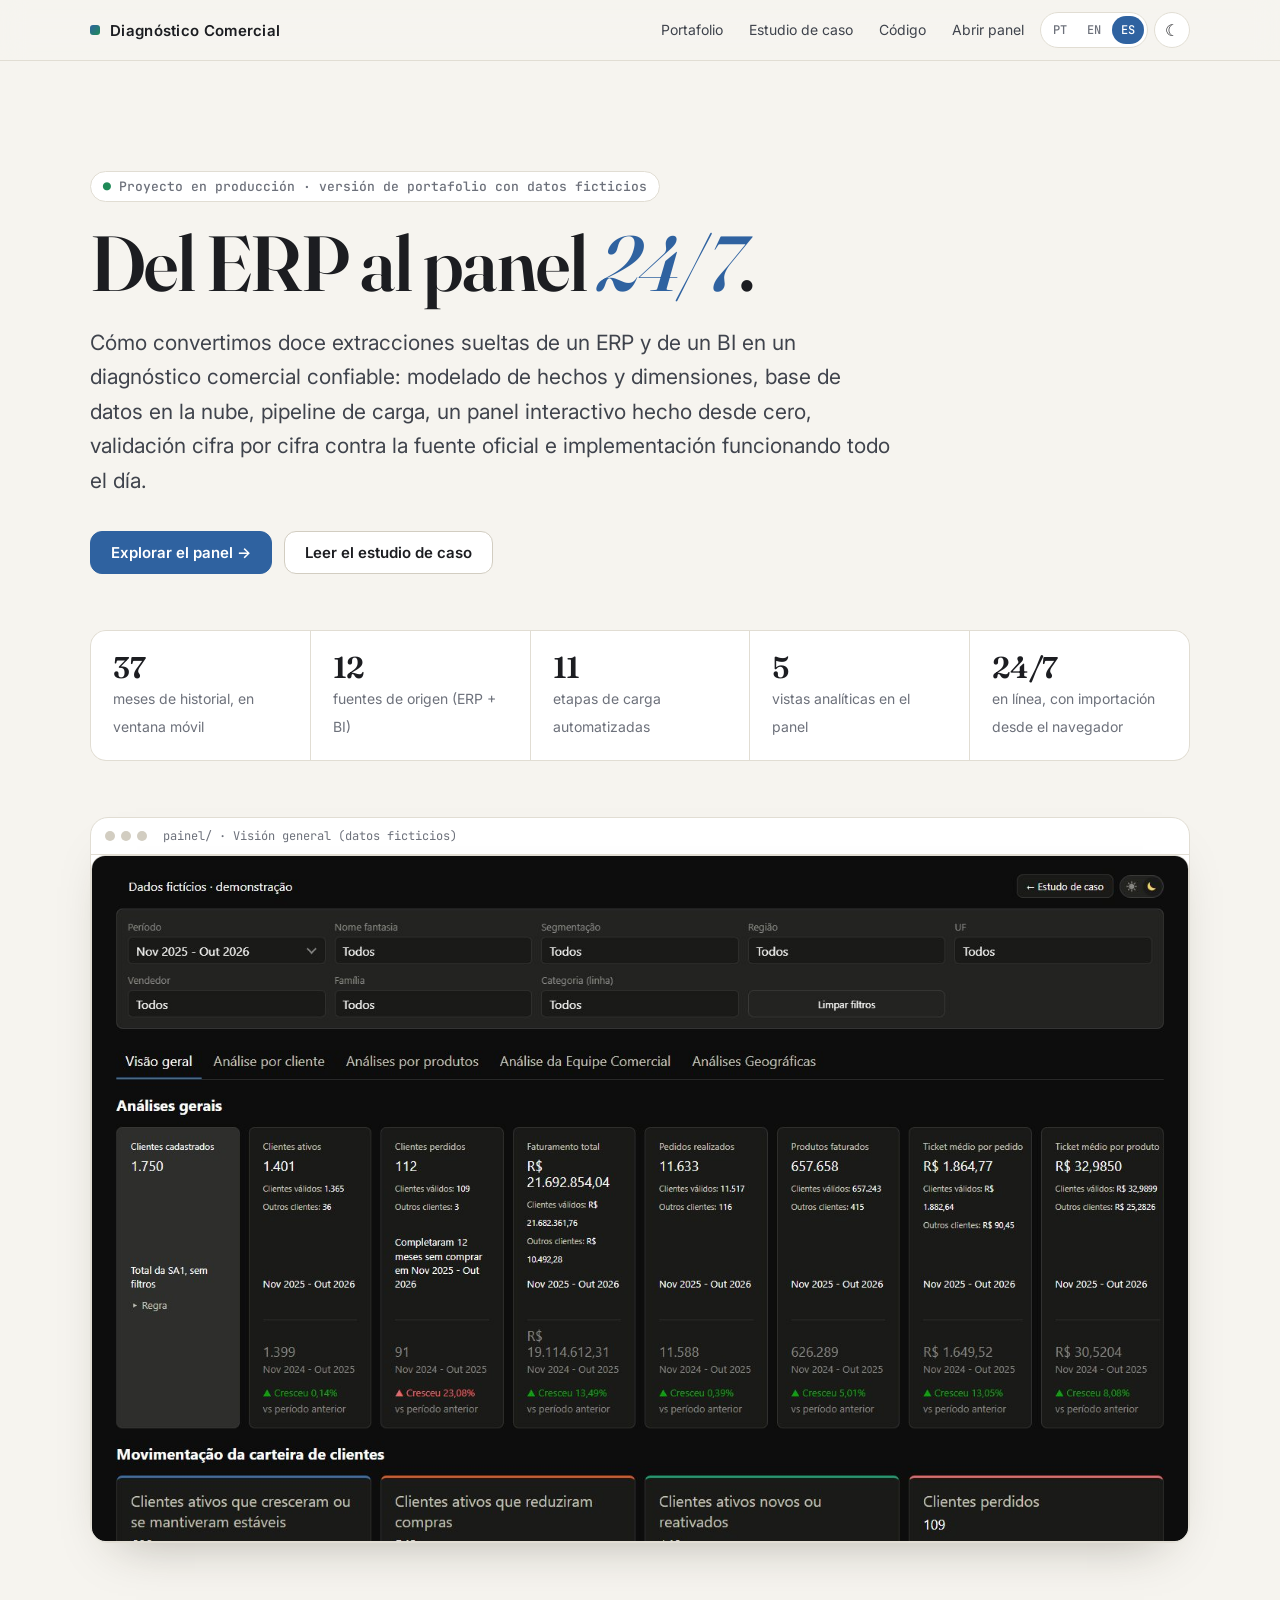
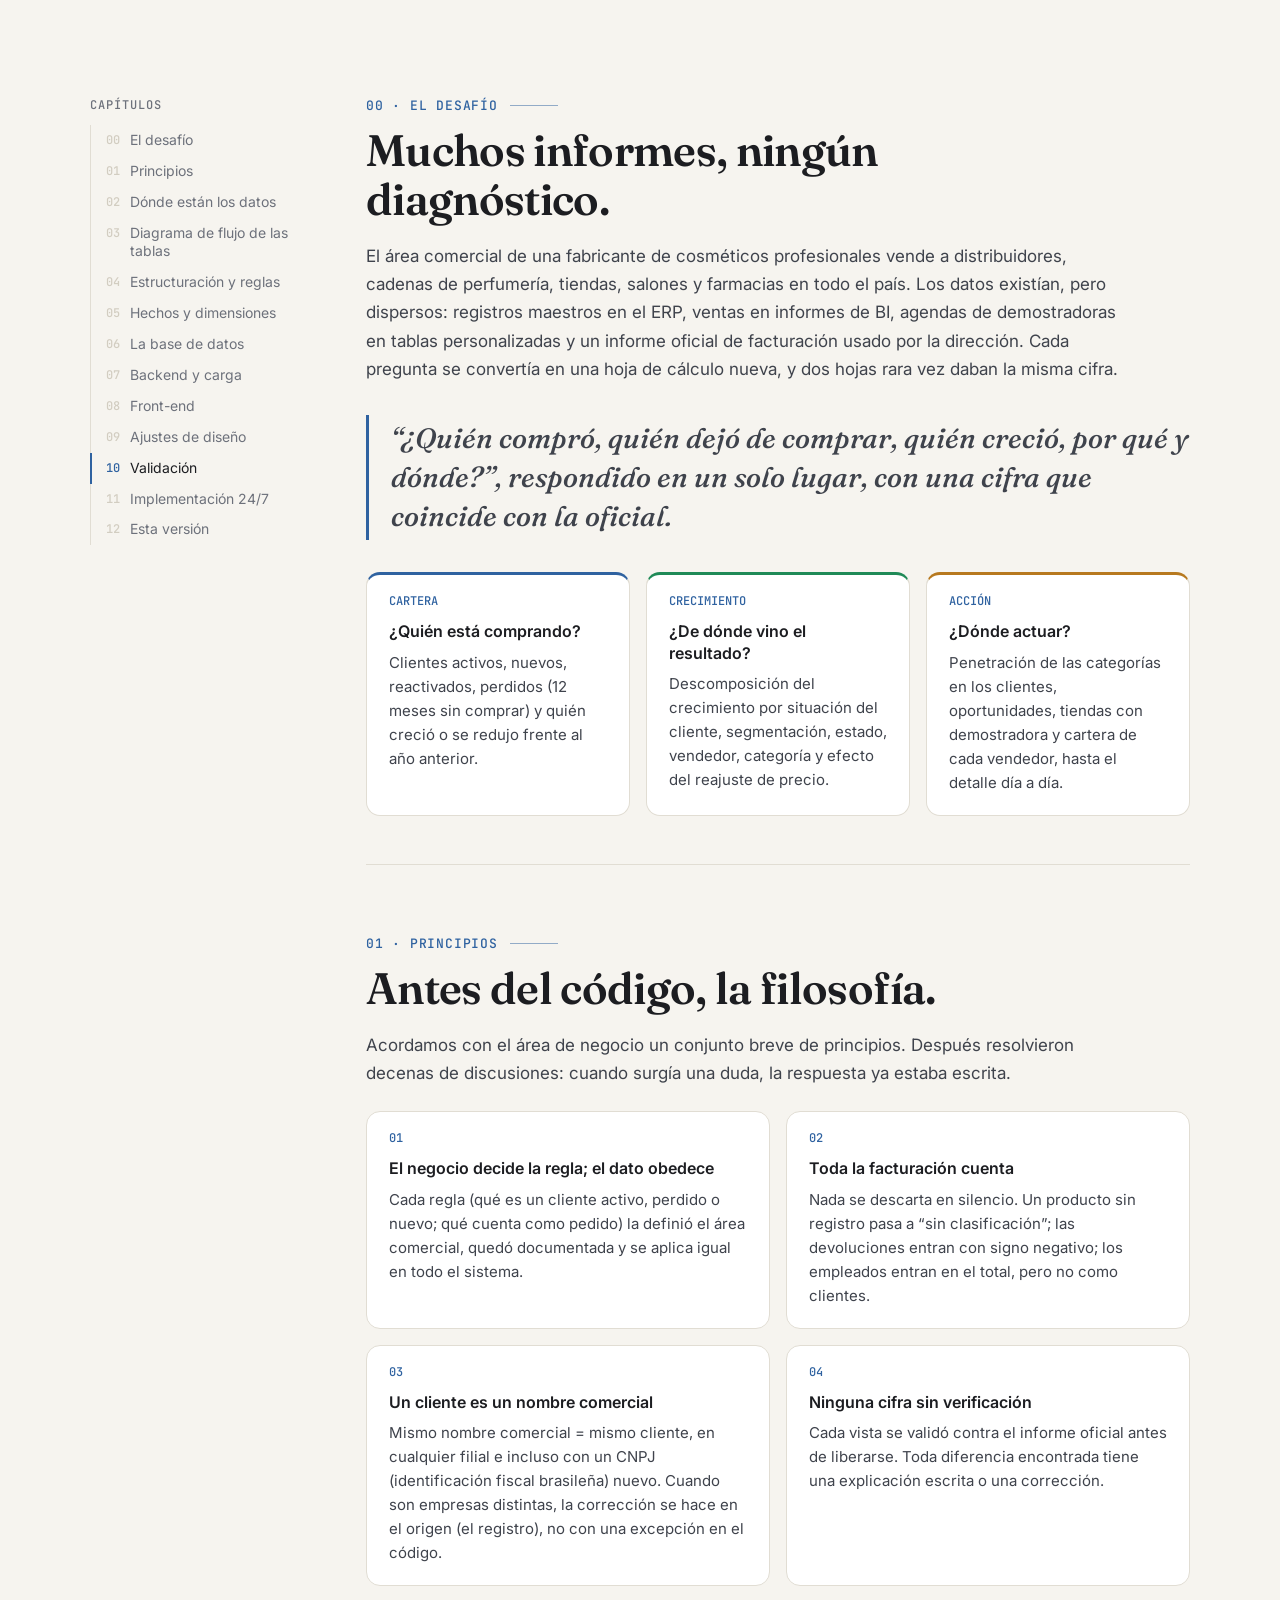
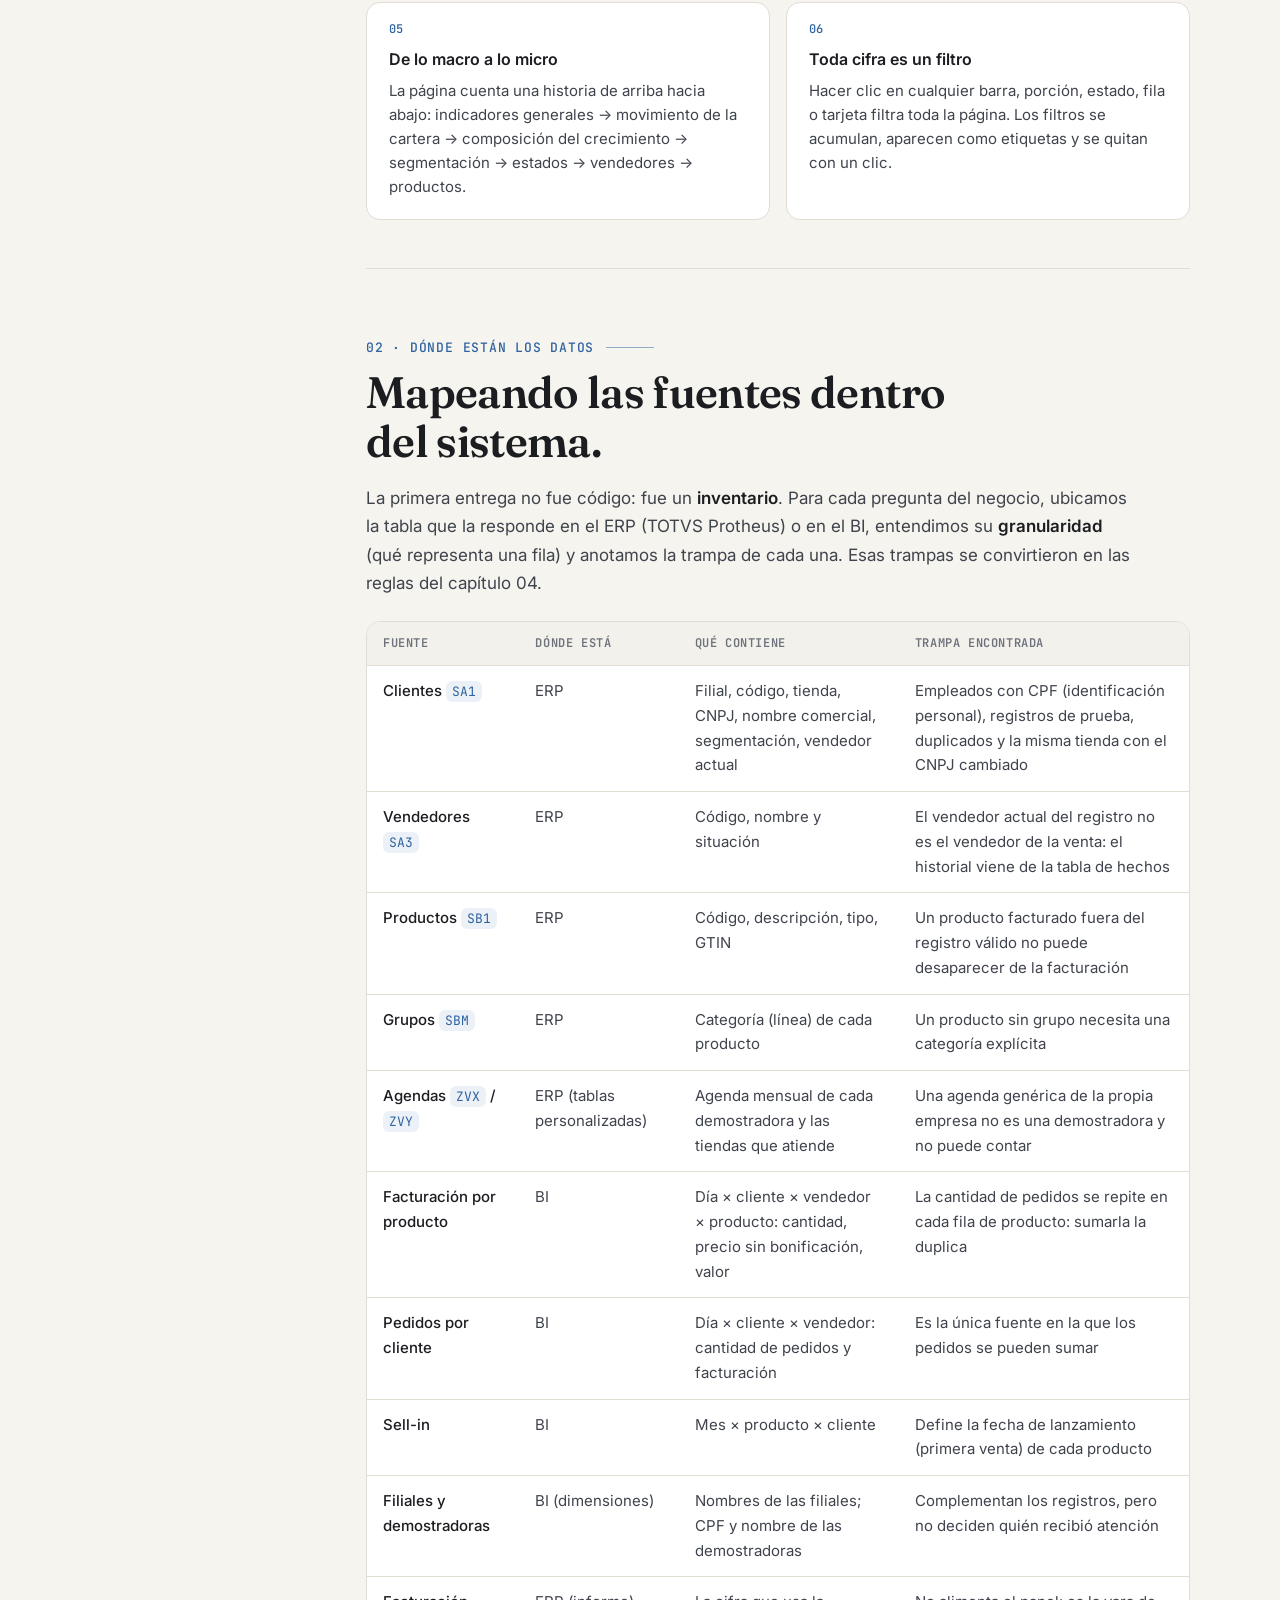
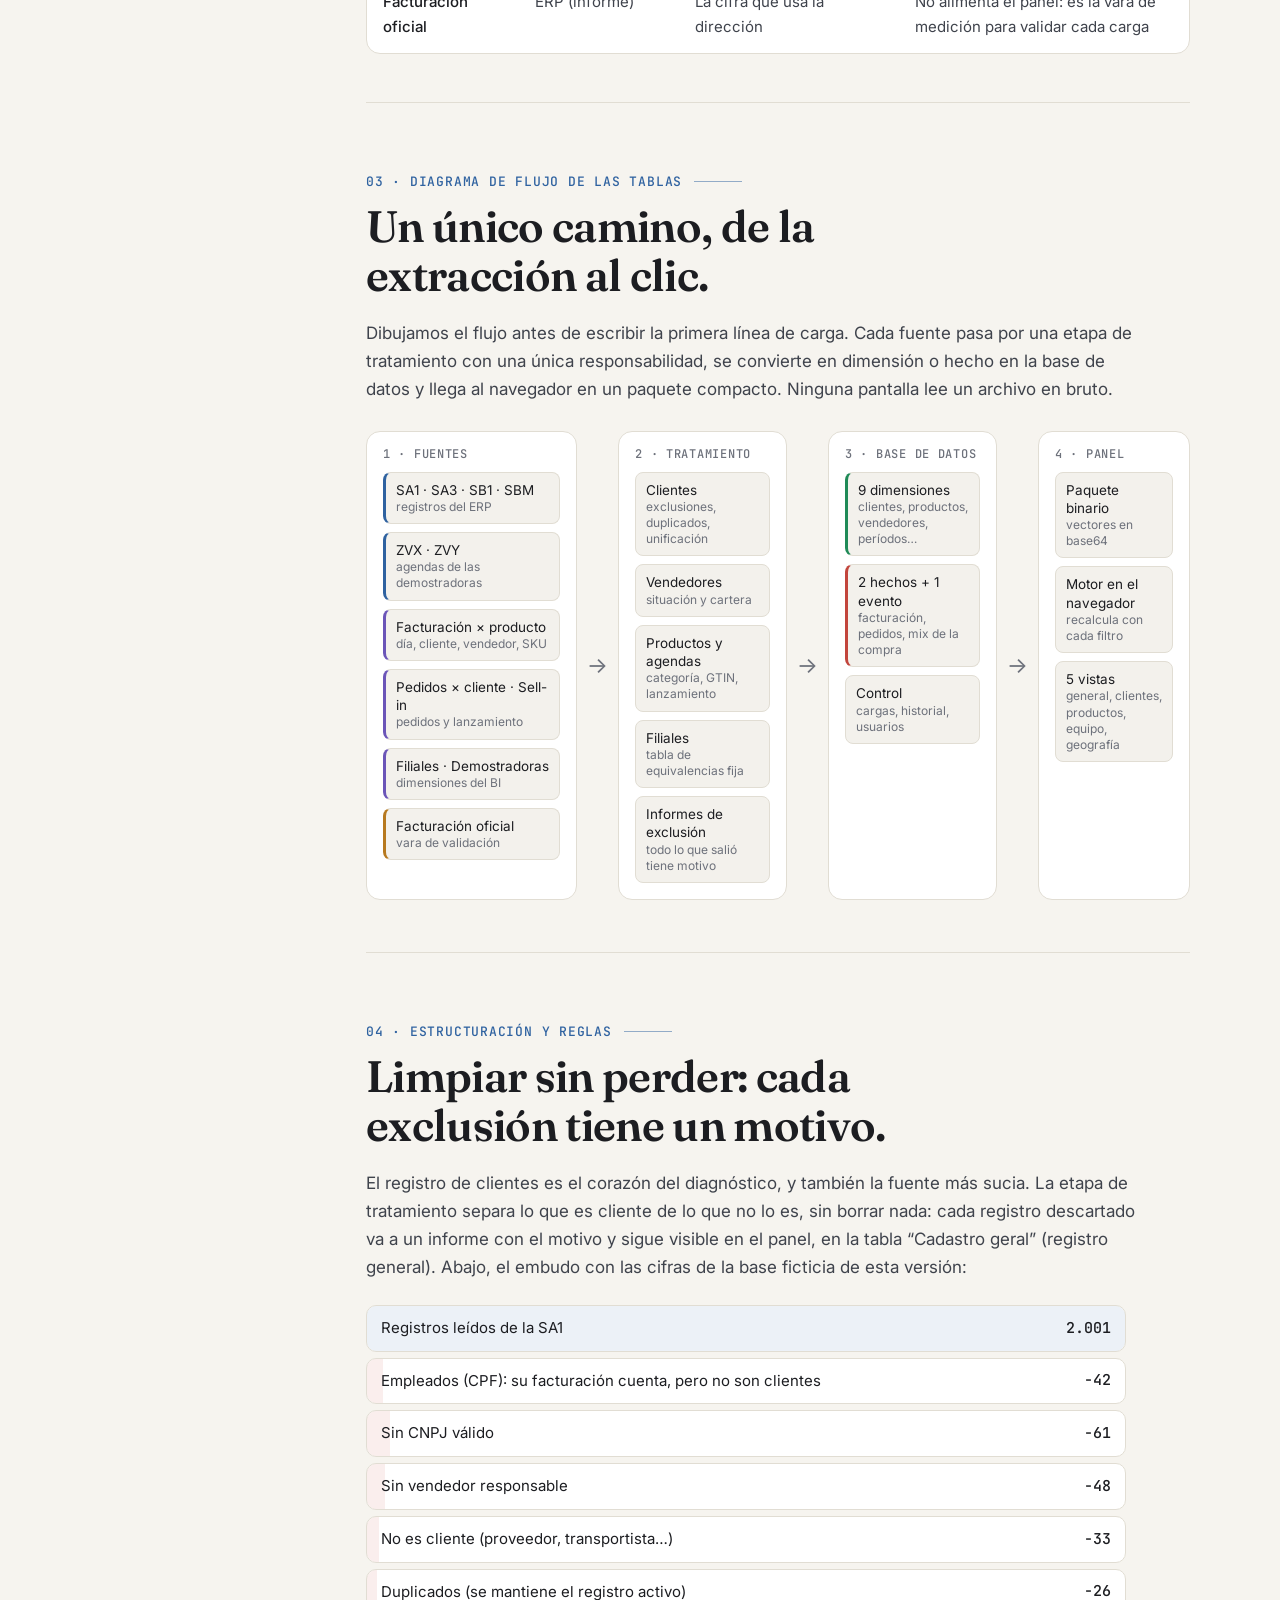
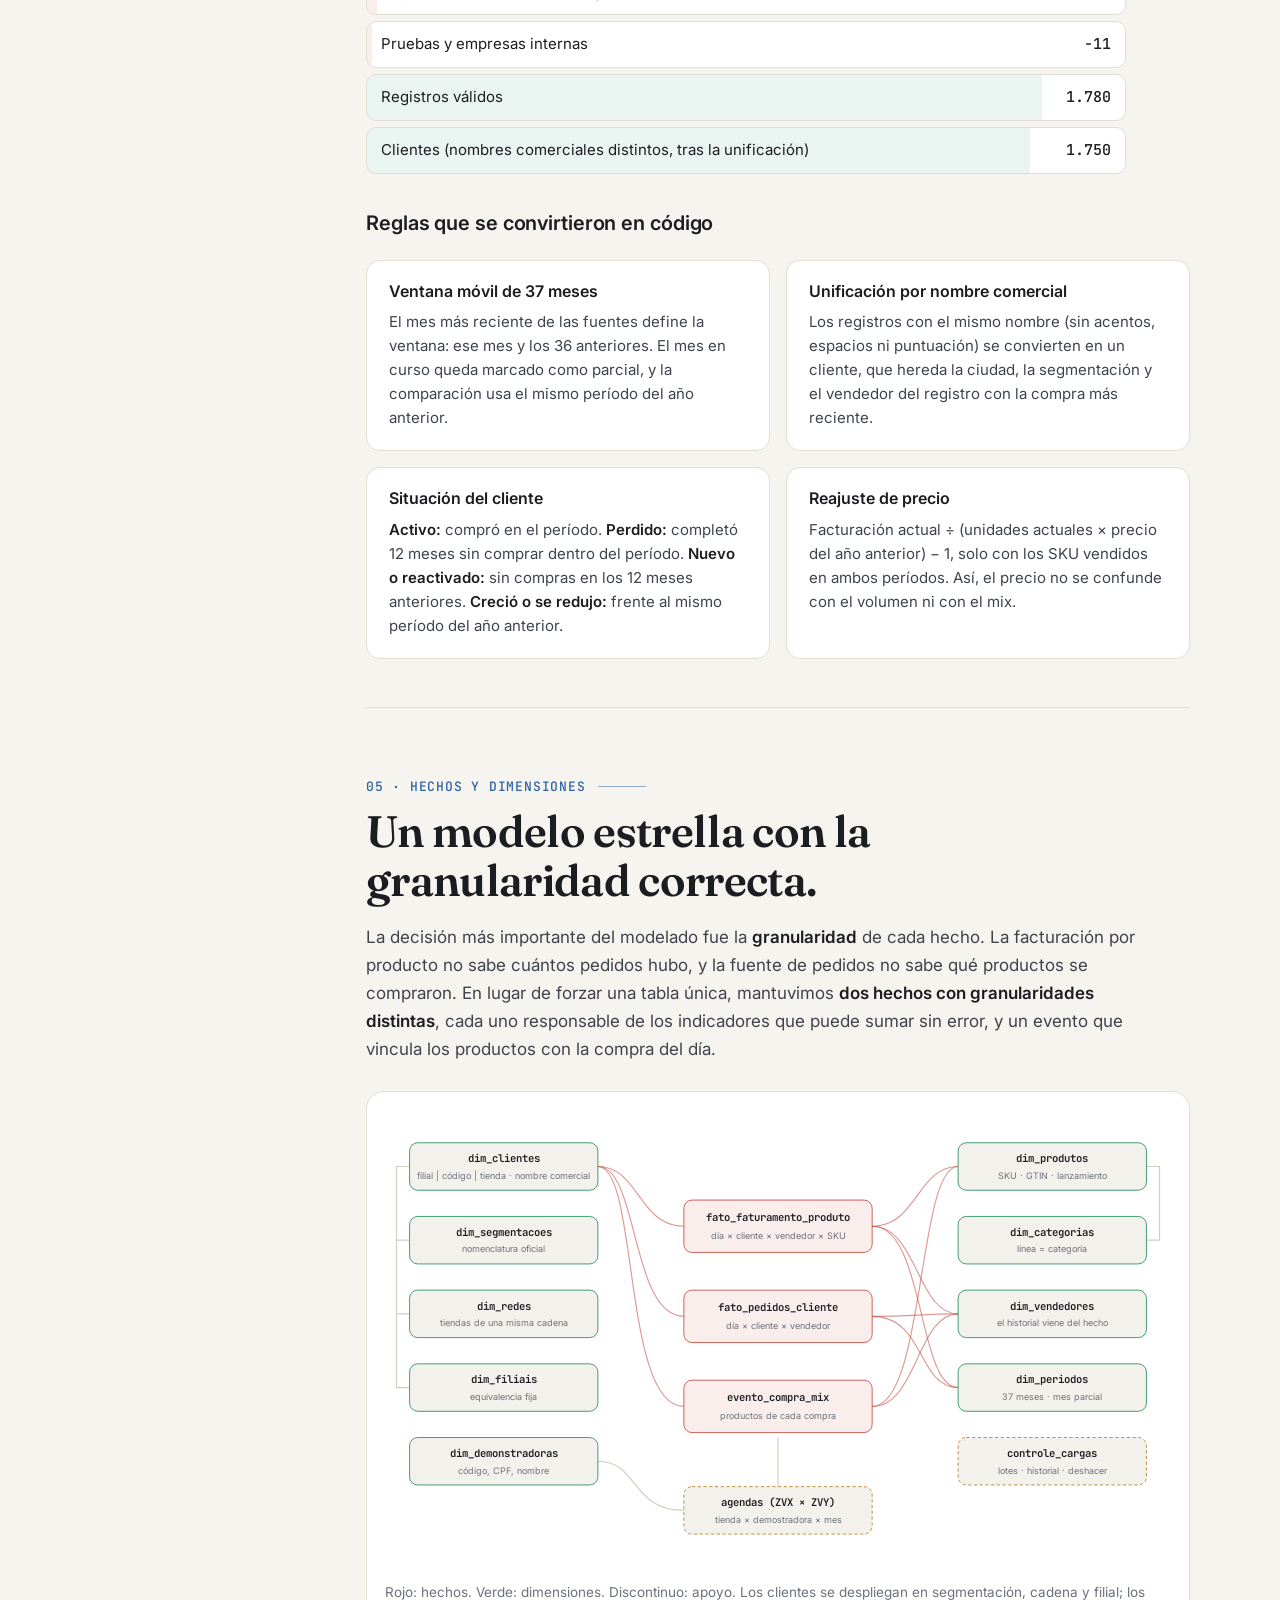
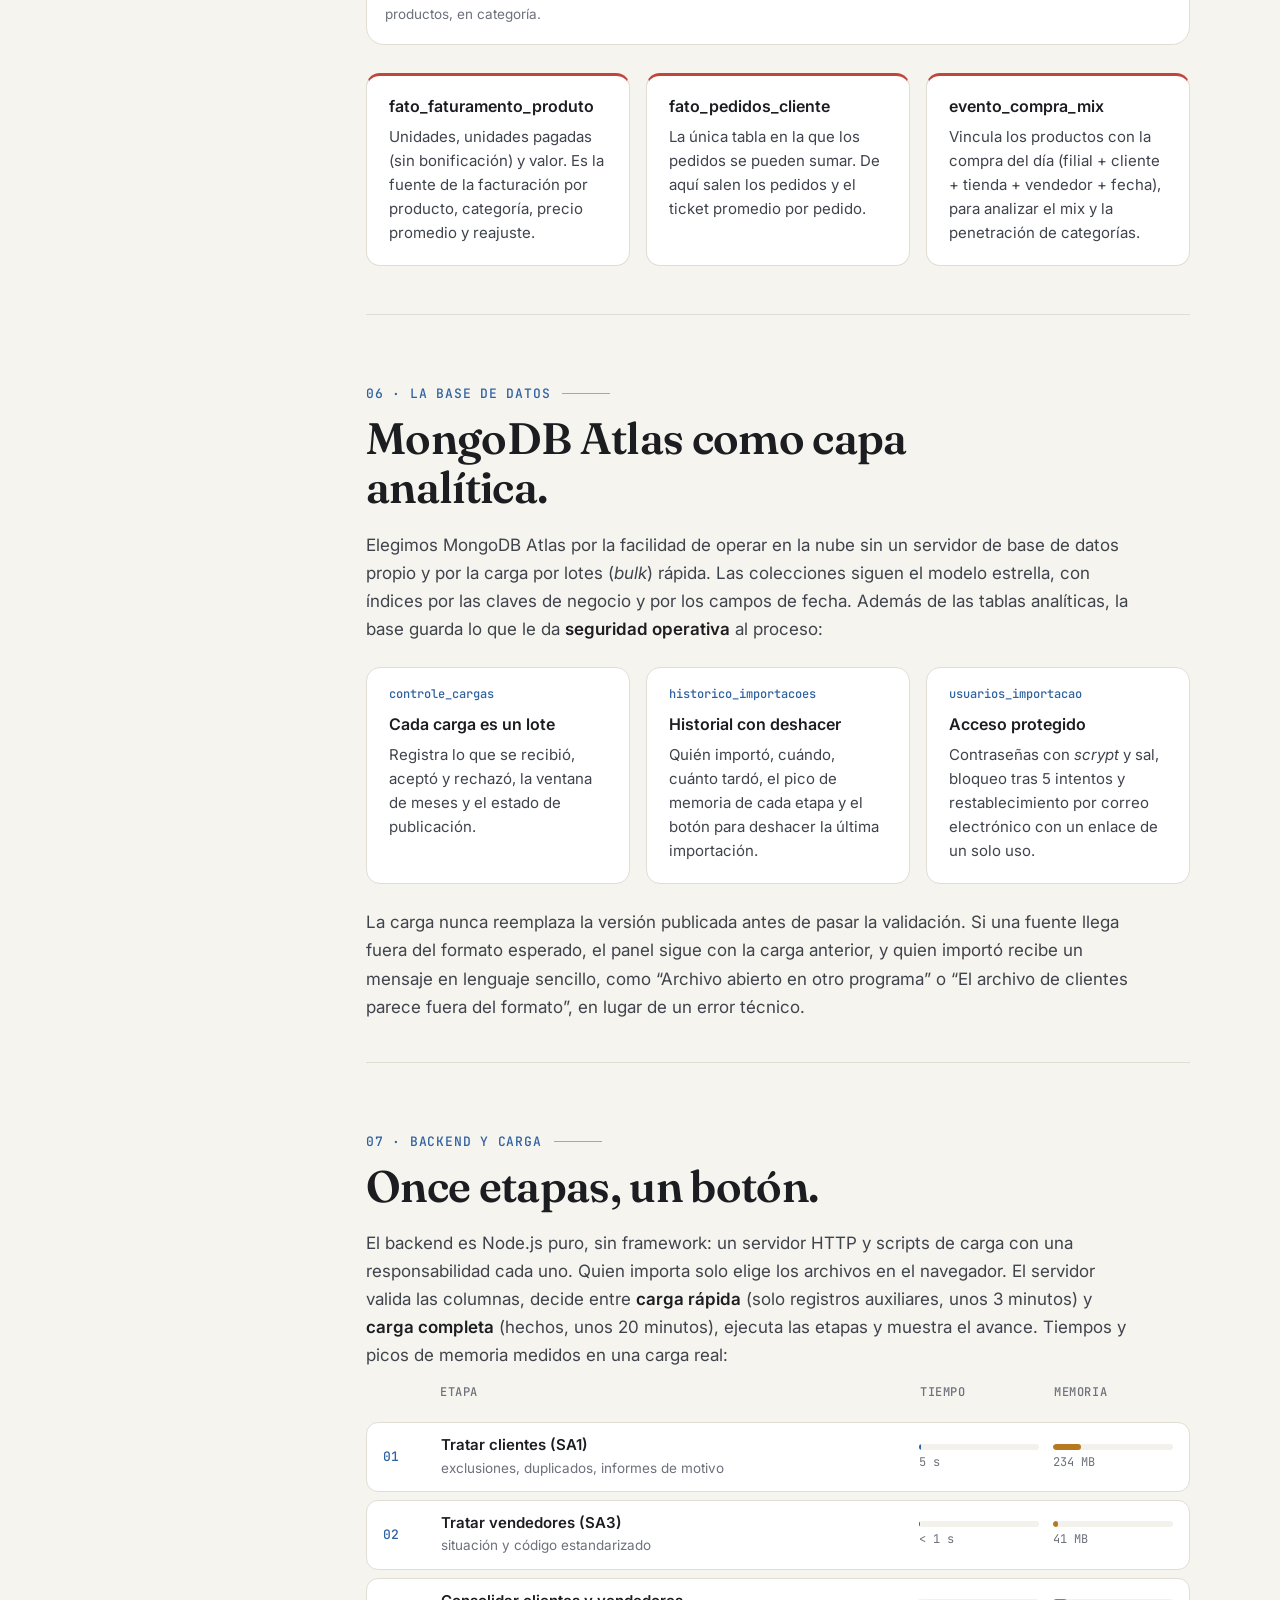
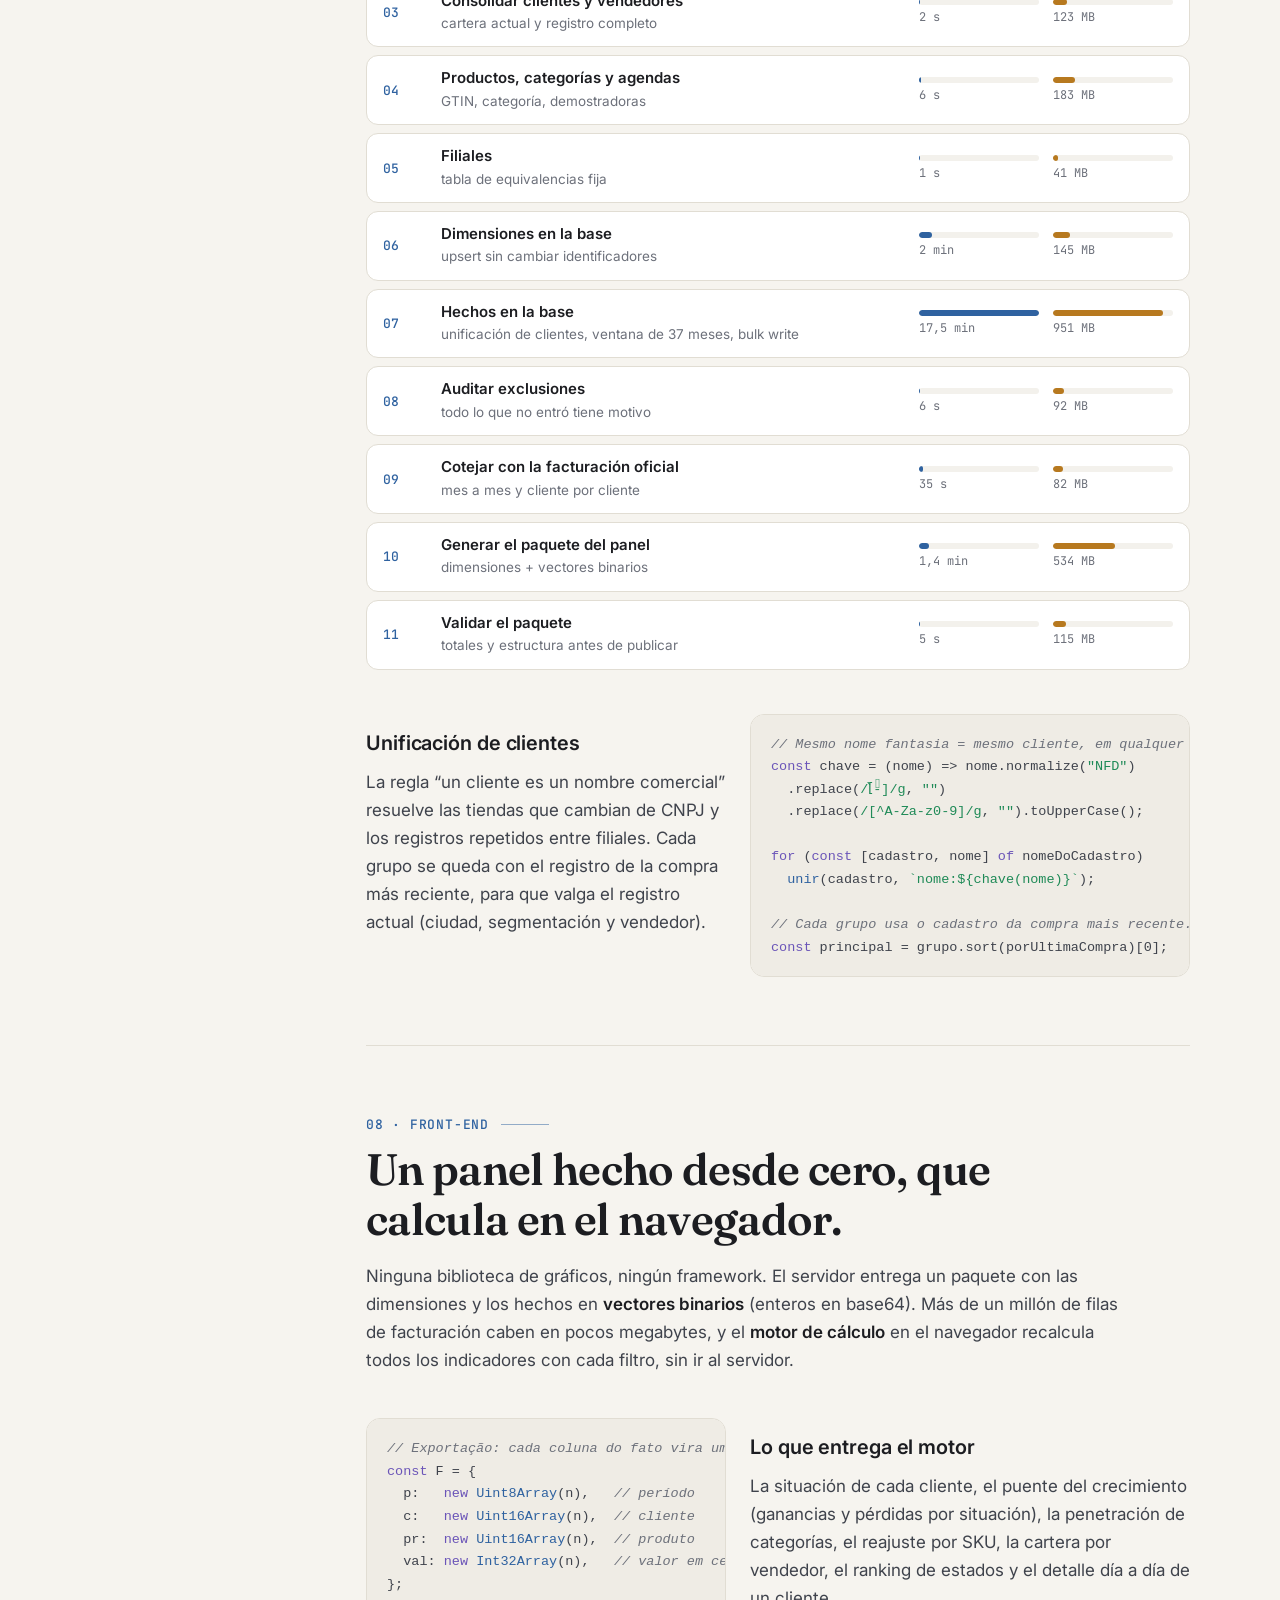
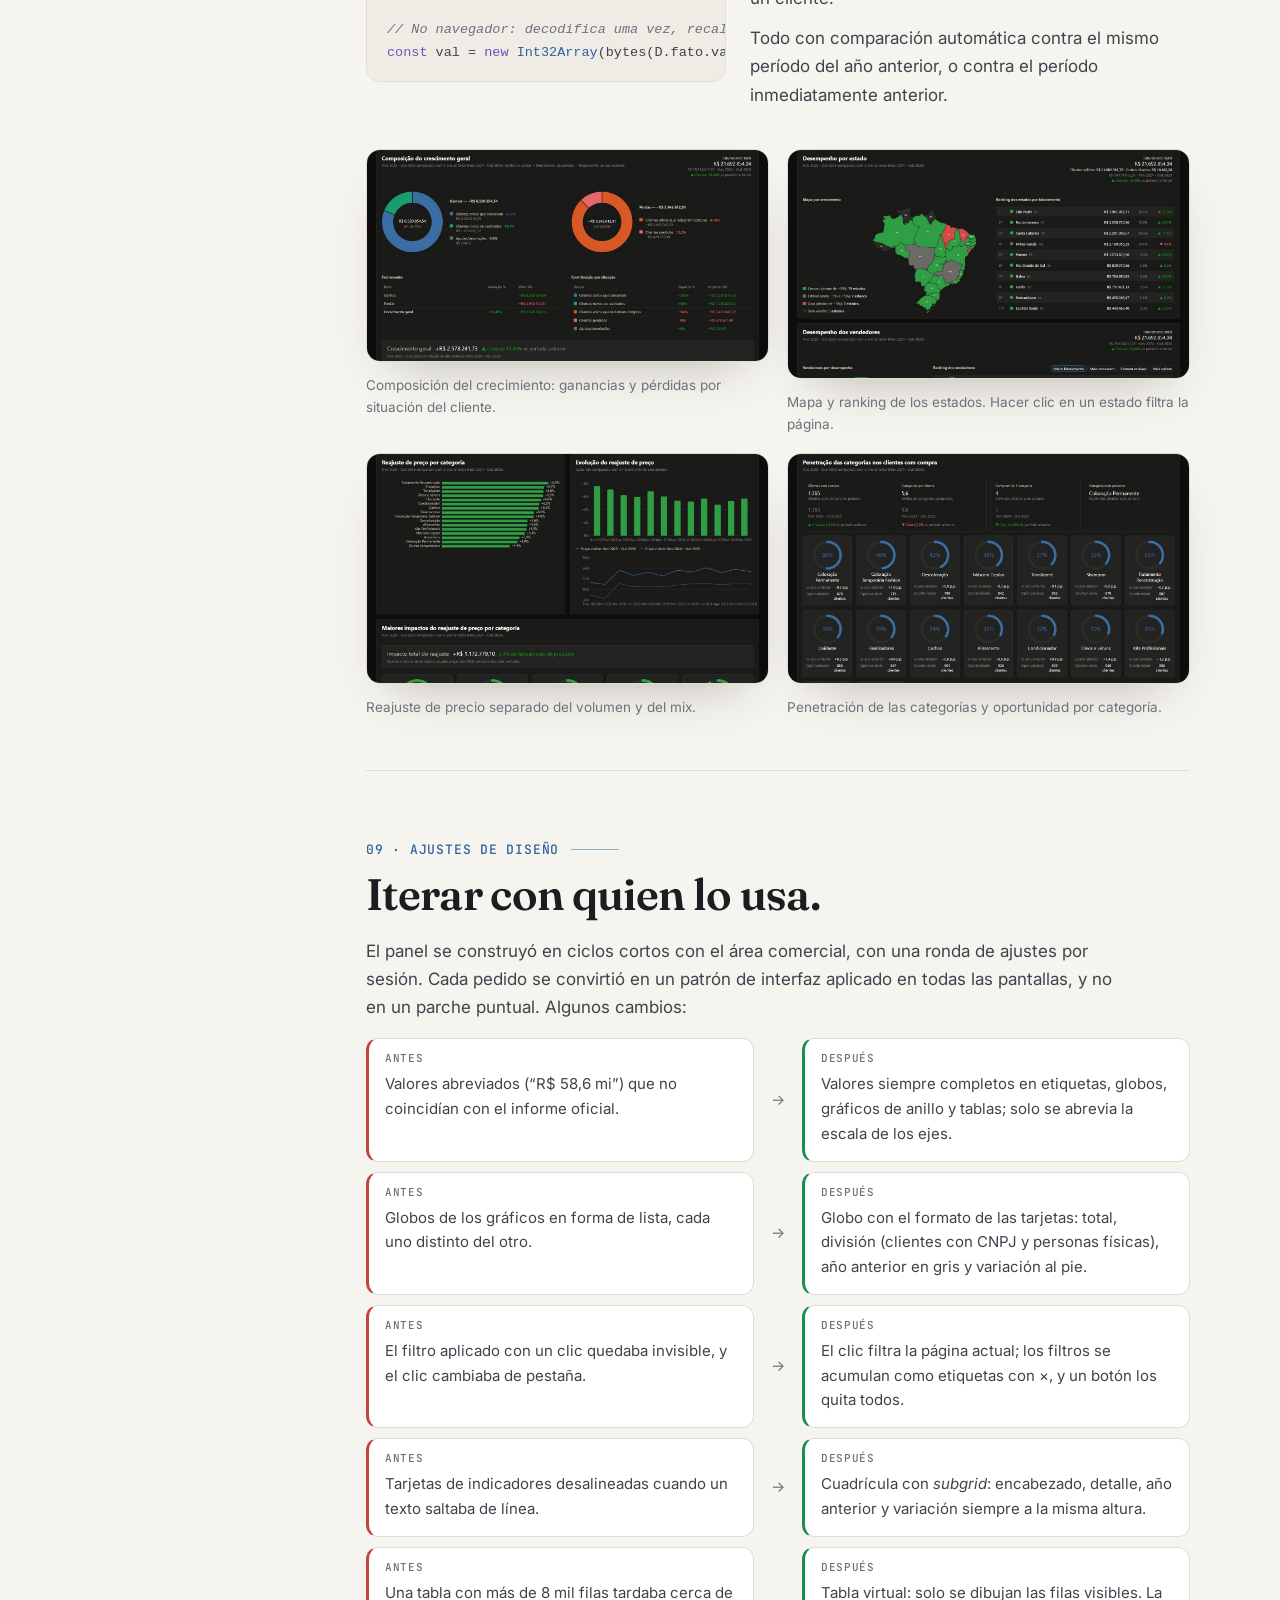
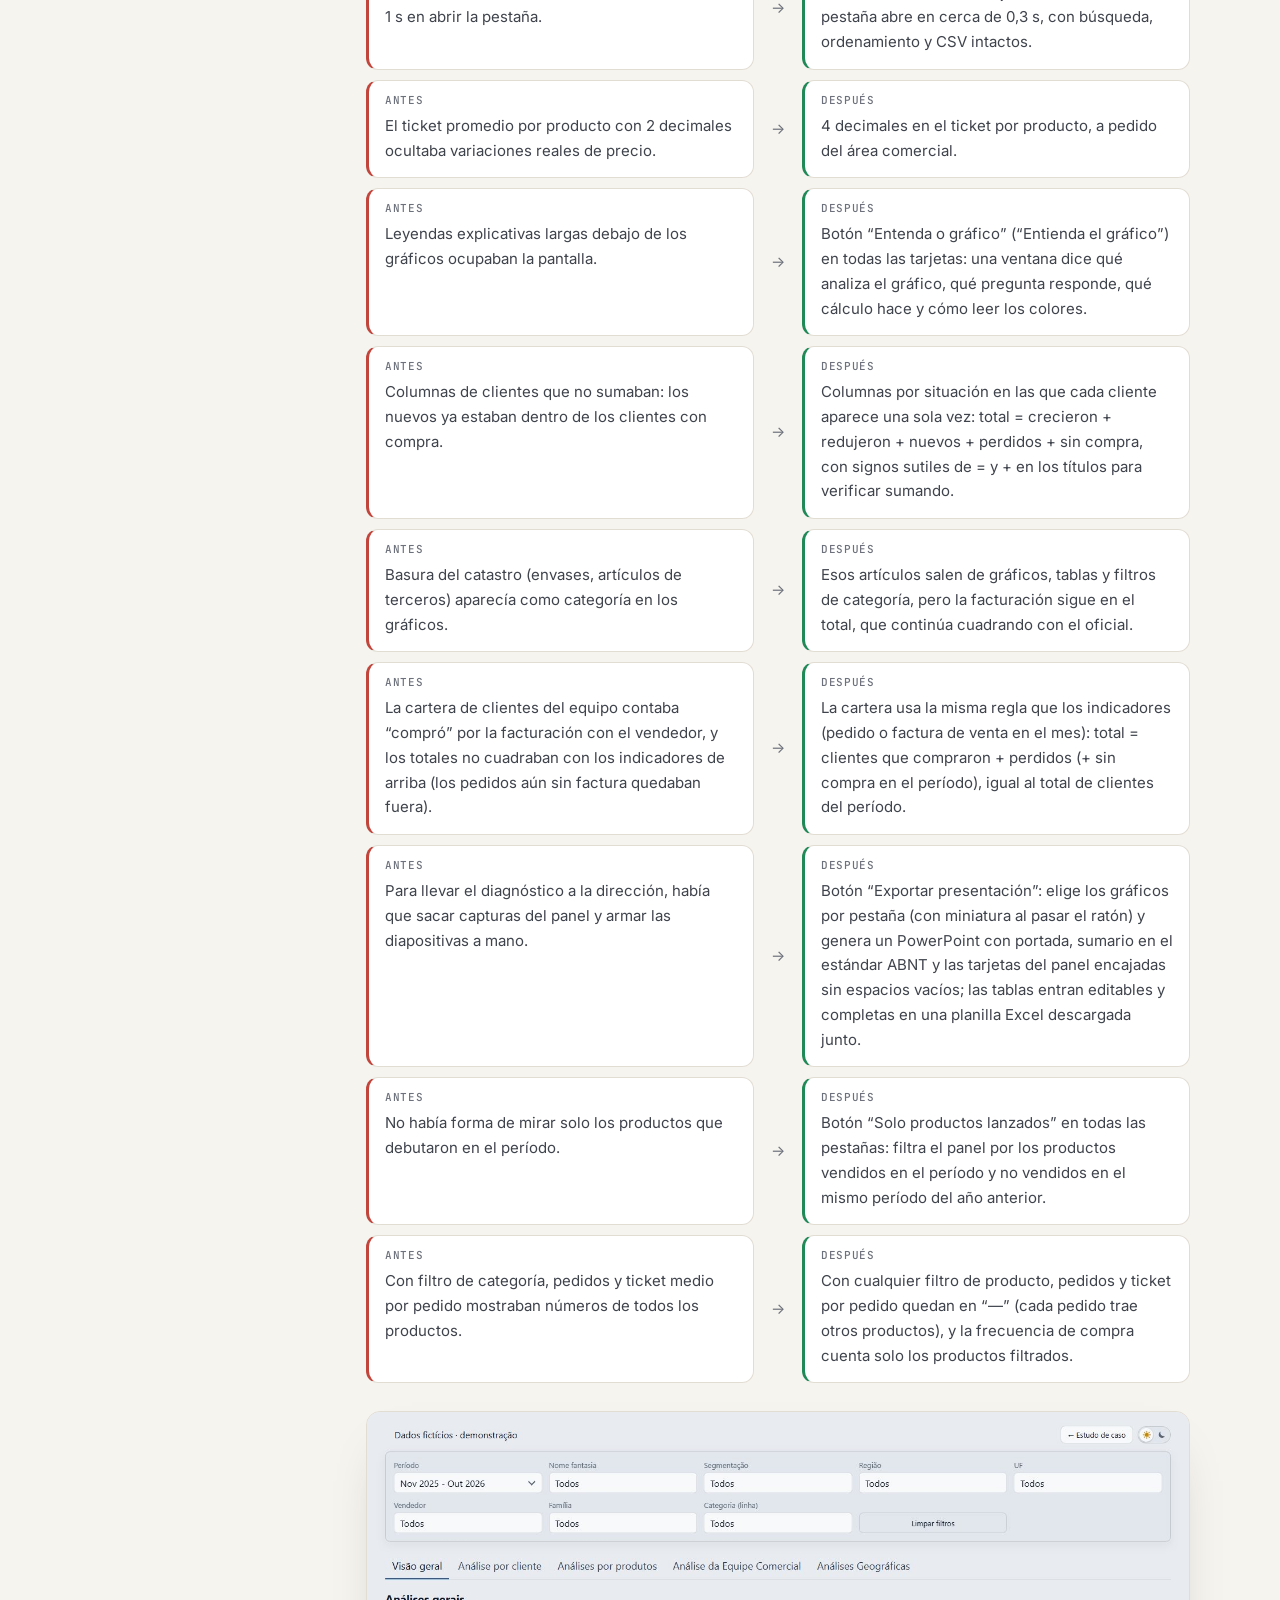
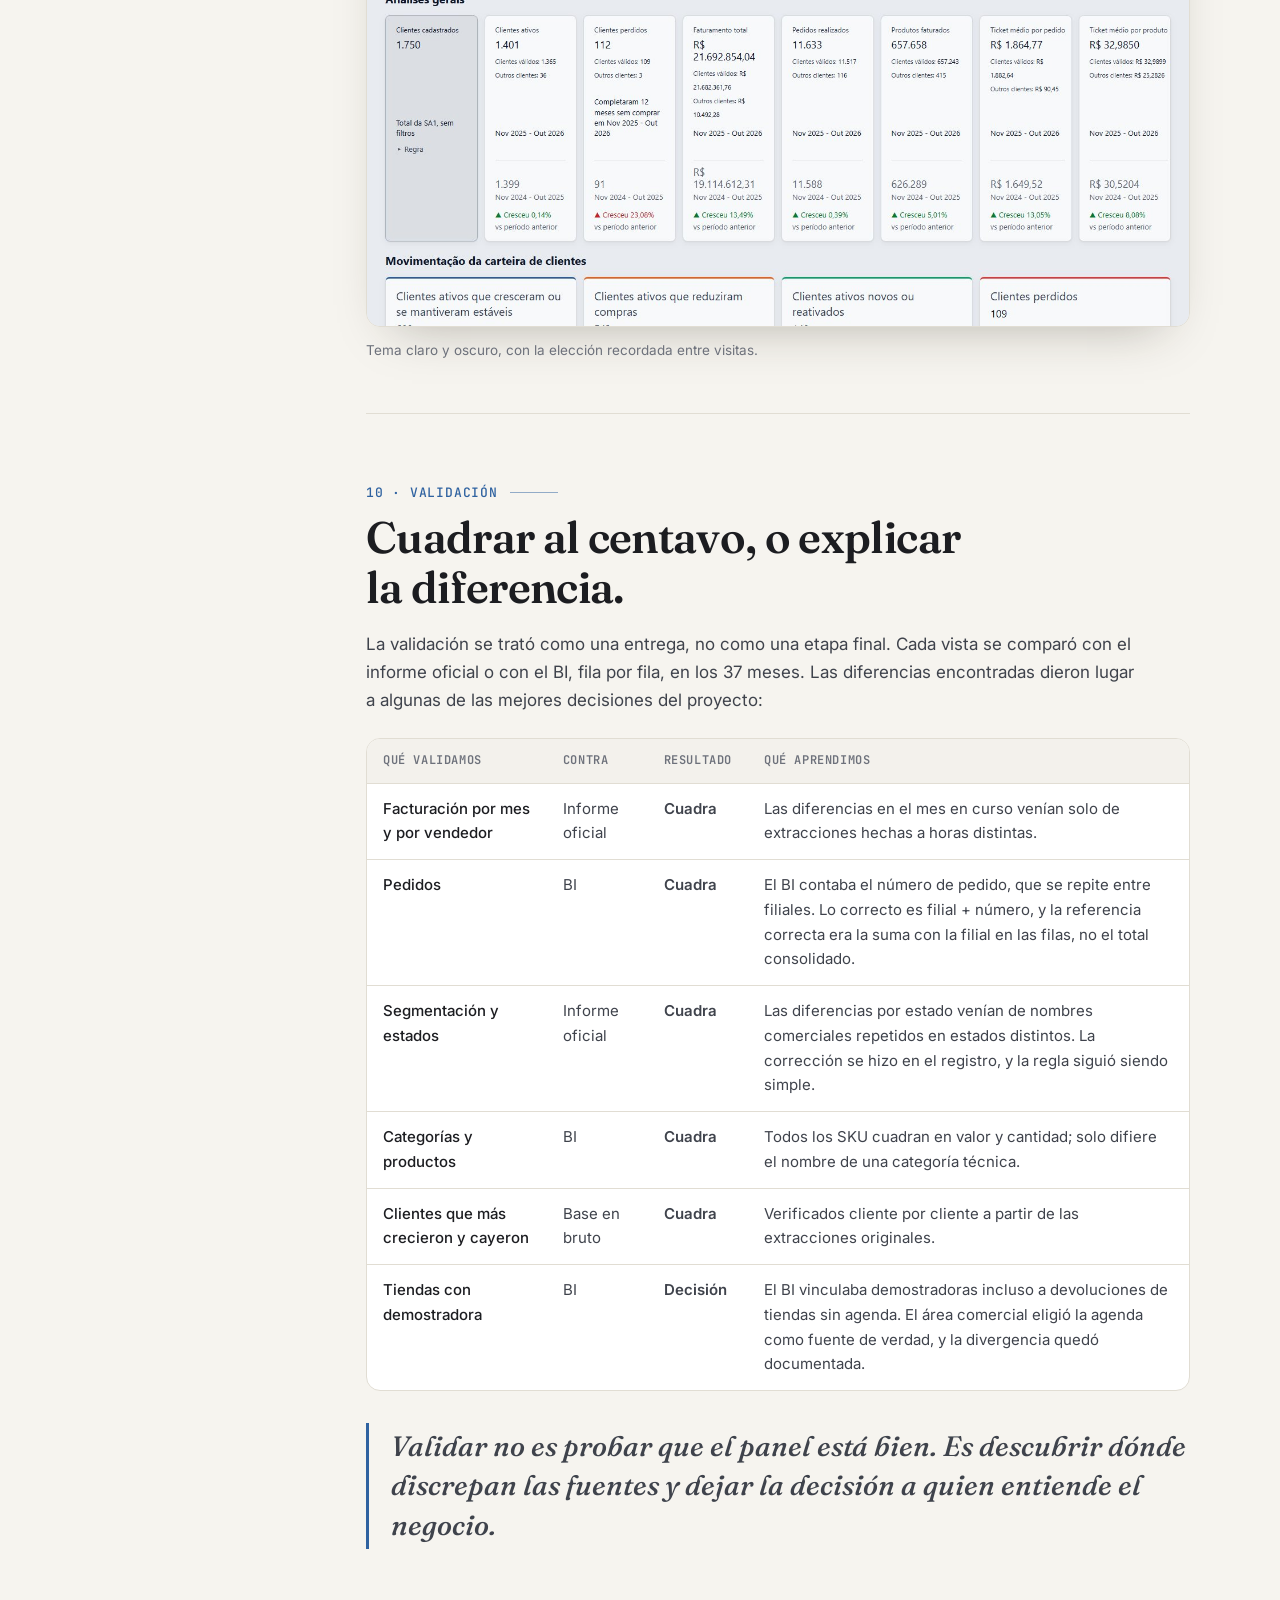
<file: es/index.html>
<!doctype html>
<html lang="es">
<head>
  <meta charset="utf-8">
  <script src="../assets/idioma-estudo.js"></script>
  <link rel="alternate" hreflang="pt-BR" href="https://lariantunez.github.io/Diagnostico-Comercial/">
  <link rel="alternate" hreflang="en" href="https://lariantunez.github.io/Diagnostico-Comercial/en/">
  <link rel="alternate" hreflang="es" href="https://lariantunez.github.io/Diagnostico-Comercial/es/">
  <meta name="viewport" content="width=device-width, initial-scale=1">
  <title>Diagnóstico Comercial · Estudio de caso</title>
  <meta name="description" content="Estudio de caso: del ERP a un panel comercial 24/7. Descubrimiento de las fuentes, modelado de hechos y dimensiones, base de datos, backend, front-end, validación e implementación. Datos ficticios.">
  <meta property="og:title" content="Diagnóstico Comercial · del ERP al panel 24/7">
  <meta property="og:description" content="Estudio de caso completo de un panel de sell-in: modelado, pipeline, front-end, validación e implementación.">
  <meta property="og:image" content="../assets/painel-visao-geral.jpg">
  <link rel="preconnect" href="https://fonts.googleapis.com">
  <link rel="preconnect" href="https://fonts.gstatic.com" crossorigin>
  <link href="https://fonts.googleapis.com/css2?family=Fraunces:ital,opsz,wght@0,9..144,500;0,9..144,600;1,9..144,500&family=Inter:wght@400;500;600&family=JetBrains+Mono:wght@400;500&display=swap" rel="stylesheet">
  <link rel="stylesheet" href="../assets/estudo.css">
</head>
<body>
  <header class="topo">
    <div class="wrap">
      <a class="marca" href="#inicio"><i></i>Diagnóstico Comercial</a>
      <nav>
        <a class="opcional" href="https://lariantunez.github.io/Vitrine-de-projetos/?lang=es">Portafolio</a>
        <a class="opcional" href="#c00">Estudio de caso</a>
        <a class="opcional" href="https://github.com/lariantunez/Diagnostico-Comercial">Código</a>
        <a href="../painel/">Abrir panel</a>
        <div class="idiomas" role="group" aria-label="Idioma"><a href="../?lang=pt" data-idioma="pt" hreflang="pt-BR">PT</a><a href="../en/" data-idioma="en" hreflang="en">EN</a><a href="./" data-idioma="es" hreflang="es" aria-current="true">ES</a></div>
        <button class="btn-tema" id="tema" type="button" aria-label="Cambiar tema">☀</button>
      </nav>
      <span class="progresso"></span>
    </div>
  </header>

  <main id="inicio">
    <section class="abertura">
      <div class="wrap">
        <span class="selo-topo"><b>●</b> Proyecto en producción · versión de portafolio con datos ficticios</span>
        <h1>Del ERP al panel <em>24/7</em>.</h1>
        <p class="lead">Cómo convertimos doce extracciones sueltas de un ERP y de un BI en un diagnóstico comercial confiable: modelado de hechos y dimensiones, base de datos en la nube, pipeline de carga, un panel interactivo hecho desde cero, validación cifra por cifra contra la fuente oficial e implementación funcionando todo el día.</p>
        <div class="acoes">
          <a class="btn primario" href="../painel/">Explorar el panel →</a>
          <a class="btn" href="#c00">Leer el estudio de caso</a>
        </div>
        <div class="numeros">
          <div><strong>37</strong><span>meses de historial, en ventana móvil</span></div>
          <div><strong>12</strong><span>fuentes de origen (ERP + BI)</span></div>
          <div><strong>11</strong><span>etapas de carga automatizadas</span></div>
          <div><strong>5</strong><span>vistas analíticas en el panel</span></div>
          <div><strong>24/7</strong><span>en línea, con importación desde el navegador</span></div>
        </div>
        <figure class="vitrine">
          <div class="barra-janela"><i></i><i></i><i></i><span>painel/ · Visión general (datos ficticios)</span></div>
          <img src="../assets/painel-visao-geral.jpg" alt="Visión general del panel: filtros arriba, tarjetas de clientes, facturación, pedidos y tickets con comparación con el año anterior" width="1440" height="900">
        </figure>
      </div>
    </section>

    <div class="wrap livro">
      <aside class="indice" aria-label="Capítulos">
        <p>Capítulos</p>
        <ol>
          <li><a href="#c00"><b>00</b>El desafío</a></li>
          <li><a href="#c01"><b>01</b>Principios</a></li>
          <li><a href="#c02"><b>02</b>Dónde están los datos</a></li>
          <li><a href="#c03"><b>03</b>Diagrama de flujo de las tablas</a></li>
          <li><a href="#c04"><b>04</b>Estructuración y reglas</a></li>
          <li><a href="#c05"><b>05</b>Hechos y dimensiones</a></li>
          <li><a href="#c06"><b>06</b>La base de datos</a></li>
          <li><a href="#c07"><b>07</b>Backend y carga</a></li>
          <li><a href="#c08"><b>08</b>Front-end</a></li>
          <li><a href="#c09"><b>09</b>Ajustes de diseño</a></li>
          <li><a href="#c10"><b>10</b>Validación</a></li>
          <li><a href="#c11"><b>11</b>Implementación 24/7</a></li>
          <li><a href="#c12"><b>12</b>Esta versión</a></li>
        </ol>
      </aside>

      <div class="capitulos">
        <!-- 00 -->
        <section class="capitulo" id="c00">
          <span class="rotulo-cap">00 · El desafío</span>
          <h2>Muchos informes, ningún diagnóstico.</h2>
          <p>El área comercial de una fabricante de cosméticos profesionales vende a distribuidores, cadenas de perfumería, tiendas, salones y farmacias en todo el país. Los datos existían, pero dispersos: registros maestros en el ERP, ventas en informes de BI, agendas de demostradoras en tablas personalizadas y un informe oficial de facturación usado por la dirección. Cada pregunta se convertía en una hoja de cálculo nueva, y dos hojas rara vez daban la misma cifra.</p>
          <p class="destaque revelar">“¿Quién compró, quién dejó de comprar, quién creció, por qué y dónde?”, respondido en un solo lugar, con una cifra que coincide con la oficial.</p>
          <div class="grade g3 revelar">
            <div class="cartao azul"><span class="num">CARTERA</span><h4>¿Quién está comprando?</h4><p>Clientes activos, nuevos, reactivados, perdidos (12 meses sin comprar) y quién creció o se redujo frente al año anterior.</p></div>
            <div class="cartao verde"><span class="num">CRECIMIENTO</span><h4>¿De dónde vino el resultado?</h4><p>Descomposición del crecimiento por situación del cliente, segmentación, estado, vendedor, categoría y efecto del reajuste de precio.</p></div>
            <div class="cartao ambar"><span class="num">ACCIÓN</span><h4>¿Dónde actuar?</h4><p>Penetración de las categorías en los clientes, oportunidades, tiendas con demostradora y cartera de cada vendedor, hasta el detalle día a día.</p></div>
          </div>
        </section>

        <!-- 01 -->
        <section class="capitulo" id="c01">
          <span class="rotulo-cap">01 · Principios</span>
          <h2>Antes del código, la filosofía.</h2>
          <p>Acordamos con el área de negocio un conjunto breve de principios. Después resolvieron decenas de discusiones: cuando surgía una duda, la respuesta ya estaba escrita.</p>
          <div class="grade g2 revelar">
            <div class="cartao"><span class="num">01</span><h4>El negocio decide la regla; el dato obedece</h4><p>Cada regla (qué es un cliente activo, perdido o nuevo; qué cuenta como pedido) la definió el área comercial, quedó documentada y se aplica igual en todo el sistema.</p></div>
            <div class="cartao"><span class="num">02</span><h4>Toda la facturación cuenta</h4><p>Nada se descarta en silencio. Un producto sin registro pasa a “sin clasificación”; las devoluciones entran con signo negativo; los empleados entran en el total, pero no como clientes.</p></div>
            <div class="cartao"><span class="num">03</span><h4>Un cliente es un nombre comercial</h4><p>Mismo nombre comercial = mismo cliente, en cualquier filial e incluso con un CNPJ (identificación fiscal brasileña) nuevo. Cuando son empresas distintas, la corrección se hace en el origen (el registro), no con una excepción en el código.</p></div>
            <div class="cartao"><span class="num">04</span><h4>Ninguna cifra sin verificación</h4><p>Cada vista se validó contra el informe oficial antes de liberarse. Toda diferencia encontrada tiene una explicación escrita o una corrección.</p></div>
            <div class="cartao"><span class="num">05</span><h4>De lo macro a lo micro</h4><p>La página cuenta una historia de arriba hacia abajo: indicadores generales → movimiento de la cartera → composición del crecimiento → segmentación → estados → vendedores → productos.</p></div>
            <div class="cartao"><span class="num">06</span><h4>Toda cifra es un filtro</h4><p>Hacer clic en cualquier barra, porción, estado, fila o tarjeta filtra toda la página. Los filtros se acumulan, aparecen como etiquetas y se quitan con un clic.</p></div>
          </div>
        </section>

        <!-- 02 -->
        <section class="capitulo" id="c02">
          <span class="rotulo-cap">02 · Dónde están los datos</span>
          <h2>Mapeando las fuentes dentro del sistema.</h2>
          <p>La primera entrega no fue código: fue un <strong>inventario</strong>. Para cada pregunta del negocio, ubicamos la tabla que la responde en el ERP (TOTVS Protheus) o en el BI, entendimos su <strong>granularidad</strong> (qué representa una fila) y anotamos la trampa de cada una. Esas trampas se convirtieron en las reglas del capítulo 04.</p>
          <div class="tabela-rolagem revelar">
            <table class="tabela">
              <thead><tr><th>Fuente</th><th>Dónde está</th><th>Qué contiene</th><th>Trampa encontrada</th></tr></thead>
              <tbody>
                <tr><td>Clientes <code>SA1</code></td><td>ERP</td><td>Filial, código, tienda, CNPJ, nombre comercial, segmentación, vendedor actual</td><td>Empleados con CPF (identificación personal), registros de prueba, duplicados y la misma tienda con el CNPJ cambiado</td></tr>
                <tr><td>Vendedores <code>SA3</code></td><td>ERP</td><td>Código, nombre y situación</td><td>El vendedor actual del registro no es el vendedor de la venta: el historial viene de la tabla de hechos</td></tr>
                <tr><td>Productos <code>SB1</code></td><td>ERP</td><td>Código, descripción, tipo, GTIN</td><td>Un producto facturado fuera del registro válido no puede desaparecer de la facturación</td></tr>
                <tr><td>Grupos <code>SBM</code></td><td>ERP</td><td>Categoría (línea) de cada producto</td><td>Un producto sin grupo necesita una categoría explícita</td></tr>
                <tr><td>Agendas <code>ZVX</code> / <code>ZVY</code></td><td>ERP (tablas personalizadas)</td><td>Agenda mensual de cada demostradora y las tiendas que atiende</td><td>Una agenda genérica de la propia empresa no es una demostradora y no puede contar</td></tr>
                <tr><td>Facturación por producto</td><td>BI</td><td>Día × cliente × vendedor × producto: cantidad, precio sin bonificación, valor</td><td>La cantidad de pedidos se repite en cada fila de producto: sumarla la duplica</td></tr>
                <tr><td>Pedidos por cliente</td><td>BI</td><td>Día × cliente × vendedor: cantidad de pedidos y facturación</td><td>Es la única fuente en la que los pedidos se pueden sumar</td></tr>
                <tr><td>Sell-in</td><td>BI</td><td>Mes × producto × cliente</td><td>Define la fecha de lanzamiento (primera venta) de cada producto</td></tr>
                <tr><td>Filiales y demostradoras</td><td>BI (dimensiones)</td><td>Nombres de las filiales; CPF y nombre de las demostradoras</td><td>Complementan los registros, pero no deciden quién recibió atención</td></tr>
                <tr><td>Facturación oficial</td><td>ERP (informe)</td><td>La cifra que usa la dirección</td><td>No alimenta el panel: es la vara de medición para validar cada carga</td></tr>
              </tbody>
            </table>
          </div>
        </section>

        <!-- 03 -->
        <section class="capitulo" id="c03">
          <span class="rotulo-cap">03 · Diagrama de flujo de las tablas</span>
          <h2>Un único camino, de la extracción al clic.</h2>
          <p>Dibujamos el flujo antes de escribir la primera línea de carga. Cada fuente pasa por una etapa de tratamiento con una única responsabilidad, se convierte en dimensión o hecho en la base de datos y llega al navegador en un paquete compacto. Ninguna pantalla lee un archivo en bruto.</p>
          <div class="fluxo revelar" role="img" aria-label="Flujo: fuentes del ERP y del BI, tratamiento, base de datos con dimensiones y hechos, paquete del panel y panel">
            <div class="coluna"><b>1 · Fuentes</b>
              <div class="item erp">SA1 · SA3 · SB1 · SBM<small>registros del ERP</small></div>
              <div class="item erp">ZVX · ZVY<small>agendas de las demostradoras</small></div>
              <div class="item bi">Facturación × producto<small>día, cliente, vendedor, SKU</small></div>
              <div class="item bi">Pedidos × cliente · Sell-in<small>pedidos y lanzamiento</small></div>
              <div class="item bi">Filiales · Demostradoras<small>dimensiones del BI</small></div>
              <div class="item adv">Facturación oficial<small>vara de validación</small></div>
            </div>
            <div class="seta">→</div>
            <div class="coluna"><b>2 · Tratamiento</b>
              <div class="item">Clientes<small>exclusiones, duplicados, unificación</small></div>
              <div class="item">Vendedores<small>situación y cartera</small></div>
              <div class="item">Productos y agendas<small>categoría, GTIN, lanzamiento</small></div>
              <div class="item">Filiales<small>tabla de equivalencias fija</small></div>
              <div class="item">Informes de exclusión<small>todo lo que salió tiene motivo</small></div>
            </div>
            <div class="seta">→</div>
            <div class="coluna"><b>3 · Base de datos</b>
              <div class="item dim">9 dimensiones<small>clientes, productos, vendedores, períodos…</small></div>
              <div class="item fato">2 hechos + 1 evento<small>facturación, pedidos, mix de la compra</small></div>
              <div class="item">Control<small>cargas, historial, usuarios</small></div>
            </div>
            <div class="seta">→</div>
            <div class="coluna"><b>4 · Panel</b>
              <div class="item">Paquete binario<small>vectores en base64</small></div>
              <div class="item">Motor en el navegador<small>recalcula con cada filtro</small></div>
              <div class="item">5 vistas<small>general, clientes, productos, equipo, geografía</small></div>
            </div>
          </div>
        </section>

        <!-- 04 -->
        <section class="capitulo" id="c04">
          <span class="rotulo-cap">04 · Estructuración y reglas</span>
          <h2>Limpiar sin perder: cada exclusión tiene un motivo.</h2>
          <p>El registro de clientes es el corazón del diagnóstico, y también la fuente más sucia. La etapa de tratamiento separa lo que es cliente de lo que no lo es, sin borrar nada: cada registro descartado va a un informe con el motivo y sigue visible en el panel, en la tabla “Cadastro geral” (registro general). Abajo, el embudo con las cifras de la base ficticia de esta versión:</p>
          <div class="funil revelar">
            <div style="--w:100%"><span>Registros leídos de la SA1</span><b>2.001</b></div>
            <div class="sai" style="--w:2.1%"><span>Empleados (CPF): su facturación cuenta, pero no son clientes</span><b>−42</b></div>
            <div class="sai" style="--w:3%"><span>Sin CNPJ válido</span><b>−61</b></div>
            <div class="sai" style="--w:2.4%"><span>Sin vendedor responsable</span><b>−48</b></div>
            <div class="sai" style="--w:1.6%"><span>No es cliente (proveedor, transportista…)</span><b>−33</b></div>
            <div class="sai" style="--w:1.3%"><span>Duplicados (se mantiene el registro activo)</span><b>−26</b></div>
            <div class="sai" style="--w:0.6%"><span>Pruebas y empresas internas</span><b>−11</b></div>
            <div class="fica" style="--w:89%"><span>Registros válidos</span><b>1.780</b></div>
            <div class="fica" style="--w:87.5%"><span>Clientes (nombres comerciales distintos, tras la unificación)</span><b>1.750</b></div>
          </div>
          <h3>Reglas que se convirtieron en código</h3>
          <div class="grade g2 revelar">
            <div class="cartao"><h4>Ventana móvil de 37 meses</h4><p>El mes más reciente de las fuentes define la ventana: ese mes y los 36 anteriores. El mes en curso queda marcado como parcial, y la comparación usa el mismo período del año anterior.</p></div>
            <div class="cartao"><h4>Unificación por nombre comercial</h4><p>Los registros con el mismo nombre (sin acentos, espacios ni puntuación) se convierten en un cliente, que hereda la ciudad, la segmentación y el vendedor del registro con la compra más reciente.</p></div>
            <div class="cartao"><h4>Situación del cliente</h4><p><strong>Activo:</strong> compró en el período. <strong>Perdido:</strong> completó 12 meses sin comprar dentro del período. <strong>Nuevo o reactivado:</strong> sin compras en los 12 meses anteriores. <strong>Creció o se redujo:</strong> frente al mismo período del año anterior.</p></div>
            <div class="cartao"><h4>Reajuste de precio</h4><p>Facturación actual ÷ (unidades actuales × precio del año anterior) − 1, solo con los SKU vendidos en ambos períodos. Así, el precio no se confunde con el volumen ni con el mix.</p></div>
          </div>
        </section>

        <!-- 05 -->
        <section class="capitulo" id="c05">
          <span class="rotulo-cap">05 · Hechos y dimensiones</span>
          <h2>Un modelo estrella con la granularidad correcta.</h2>
          <p>La decisión más importante del modelado fue la <strong>granularidad</strong> de cada hecho. La facturación por producto no sabe cuántos pedidos hubo, y la fuente de pedidos no sabe qué productos se compraron. En lugar de forzar una tabla única, mantuvimos <strong>dos hechos con granularidades distintas</strong>, cada uno responsable de los indicadores que puede sumar sin error, y un evento que vincula los productos con la compra del día.</p>
          <figure class="diagrama revelar">
            <svg viewBox="0 0 960 560" role="img" aria-label="Modelo estrella: tres tablas de hechos al centro vinculadas a dimensiones de clientes, vendedores, productos y períodos, con dimensiones de apoyo">
              <g class="ligas">
                <path class="liga forte" d="M365 142 C 310 142, 310 69, 260 69"/><path class="liga forte" d="M365 252 C 300 252, 310 69, 260 69"/><path class="liga forte" d="M365 362 C 290 362, 310 69, 260 69"/>
                <path class="liga forte" d="M595 142 C 650 142, 650 69, 700 69"/><path class="liga forte" d="M595 362 C 660 362, 650 69, 700 69"/>
                <path class="liga forte" d="M595 142 C 650 142, 650 249, 700 249"/><path class="liga forte" d="M595 252 C 650 252, 650 249, 700 249"/><path class="liga forte" d="M595 362 C 650 362, 650 249, 700 249"/>
                <path class="liga forte" d="M595 142 C 660 142, 650 339, 700 339"/><path class="liga forte" d="M595 252 C 660 252, 650 339, 700 339"/>
                <path class="liga" d="M30 69 H14 V339 H30 M14 159 H30 M14 249 H30"/>
                <path class="liga" d="M930 69 H946 V159 H930"/>
                <path class="liga" d="M365 489 C 300 489, 310 429, 260 429"/><path class="liga" d="M480 460 V 400"/>
              </g>
              <g class="no dim"><rect x="30" y="40" width="230" height="58" rx="10"/><text x="145" y="64" text-anchor="middle">dim_clientes</text><text class="sub" x="145" y="84" text-anchor="middle">filial | código | tienda · nombre comercial</text></g>
              <g class="no dim"><rect x="30" y="130" width="230" height="58" rx="10"/><text x="145" y="154" text-anchor="middle">dim_segmentacoes</text><text class="sub" x="145" y="174" text-anchor="middle">nomenclatura oficial</text></g>
              <g class="no dim"><rect x="30" y="220" width="230" height="58" rx="10"/><text x="145" y="244" text-anchor="middle">dim_redes</text><text class="sub" x="145" y="264" text-anchor="middle">tiendas de una misma cadena</text></g>
              <g class="no dim"><rect x="30" y="310" width="230" height="58" rx="10"/><text x="145" y="334" text-anchor="middle">dim_filiais</text><text class="sub" x="145" y="354" text-anchor="middle">equivalencia fija</text></g>
              <g class="no dim"><rect x="30" y="400" width="230" height="58" rx="10"/><text x="145" y="424" text-anchor="middle">dim_demonstradoras</text><text class="sub" x="145" y="444" text-anchor="middle">código, CPF, nombre</text></g>
              <g class="no dim"><rect x="700" y="40" width="230" height="58" rx="10"/><text x="815" y="64" text-anchor="middle">dim_produtos</text><text class="sub" x="815" y="84" text-anchor="middle">SKU · GTIN · lanzamiento</text></g>
              <g class="no dim"><rect x="700" y="130" width="230" height="58" rx="10"/><text x="815" y="154" text-anchor="middle">dim_categorias</text><text class="sub" x="815" y="174" text-anchor="middle">línea = categoría</text></g>
              <g class="no dim"><rect x="700" y="220" width="230" height="58" rx="10"/><text x="815" y="244" text-anchor="middle">dim_vendedores</text><text class="sub" x="815" y="264" text-anchor="middle">el historial viene del hecho</text></g>
              <g class="no dim"><rect x="700" y="310" width="230" height="58" rx="10"/><text x="815" y="334" text-anchor="middle">dim_periodos</text><text class="sub" x="815" y="354" text-anchor="middle">37 meses · mes parcial</text></g>
              <g class="no apoio"><rect x="700" y="400" width="230" height="58" rx="10"/><text x="815" y="424" text-anchor="middle">controle_cargas</text><text class="sub" x="815" y="444" text-anchor="middle">lotes · historial · deshacer</text></g>
              <g class="no fato"><rect x="365" y="110" width="230" height="64" rx="10"/><text x="480" y="136" text-anchor="middle">fato_faturamento_produto</text><text class="sub" x="480" y="157" text-anchor="middle">día × cliente × vendedor × SKU</text></g>
              <g class="no fato"><rect x="365" y="220" width="230" height="64" rx="10"/><text x="480" y="246" text-anchor="middle">fato_pedidos_cliente</text><text class="sub" x="480" y="267" text-anchor="middle">día × cliente × vendedor</text></g>
              <g class="no fato"><rect x="365" y="330" width="230" height="64" rx="10"/><text x="480" y="356" text-anchor="middle">evento_compra_mix</text><text class="sub" x="480" y="377" text-anchor="middle">productos de cada compra</text></g>
              <g class="no apoio"><rect x="365" y="460" width="230" height="58" rx="10"/><text x="480" y="484" text-anchor="middle">agendas (ZVX × ZVY)</text><text class="sub" x="480" y="504" text-anchor="middle">tienda × demostradora × mes</text></g>
            </svg>
            <figcaption>Rojo: hechos. Verde: dimensiones. Discontinuo: apoyo. Los clientes se despliegan en segmentación, cadena y filial; los productos, en categoría.</figcaption>
          </figure>
          <div class="grade g3 revelar">
            <div class="cartao vermelho"><h4>fato_faturamento_produto</h4><p>Unidades, unidades pagadas (sin bonificación) y valor. Es la fuente de la facturación por producto, categoría, precio promedio y reajuste.</p></div>
            <div class="cartao vermelho"><h4>fato_pedidos_cliente</h4><p>La única tabla en la que los pedidos se pueden sumar. De aquí salen los pedidos y el ticket promedio por pedido.</p></div>
            <div class="cartao vermelho"><h4>evento_compra_mix</h4><p>Vincula los productos con la compra del día (filial + cliente + tienda + vendedor + fecha), para analizar el mix y la penetración de categorías.</p></div>
          </div>
        </section>

        <!-- 06 -->
        <section class="capitulo" id="c06">
          <span class="rotulo-cap">06 · La base de datos</span>
          <h2>MongoDB Atlas como capa analítica.</h2>
          <p>Elegimos MongoDB Atlas por la facilidad de operar en la nube sin un servidor de base de datos propio y por la carga por lotes (<em>bulk</em>) rápida. Las colecciones siguen el modelo estrella, con índices por las claves de negocio y por los campos de fecha. Además de las tablas analíticas, la base guarda lo que le da <strong>seguridad operativa</strong> al proceso:</p>
          <div class="grade g3 revelar">
            <div class="cartao"><span class="num">controle_cargas</span><h4>Cada carga es un lote</h4><p>Registra lo que se recibió, aceptó y rechazó, la ventana de meses y el estado de publicación.</p></div>
            <div class="cartao"><span class="num">historico_importacoes</span><h4>Historial con deshacer</h4><p>Quién importó, cuándo, cuánto tardó, el pico de memoria de cada etapa y el botón para deshacer la última importación.</p></div>
            <div class="cartao"><span class="num">usuarios_importacao</span><h4>Acceso protegido</h4><p>Contraseñas con <em>scrypt</em> y sal, bloqueo tras 5 intentos y restablecimiento por correo electrónico con un enlace de un solo uso.</p></div>
          </div>
          <p>La carga nunca reemplaza la versión publicada antes de pasar la validación. Si una fuente llega fuera del formato esperado, el panel sigue con la carga anterior, y quien importó recibe un mensaje en lenguaje sencillo, como “Archivo abierto en otro programa” o “El archivo de clientes parece fuera del formato”, en lugar de un error técnico.</p>
        </section>

        <!-- 07 -->
        <section class="capitulo" id="c07">
          <span class="rotulo-cap">07 · Backend y carga</span>
          <h2>Once etapas, un botón.</h2>
          <p>El backend es Node.js puro, sin framework: un servidor HTTP y scripts de carga con una responsabilidad cada uno. Quien importa solo elige los archivos en el navegador. El servidor valida las columnas, decide entre <strong>carga rápida</strong> (solo registros auxiliares, unos 3 minutos) y <strong>carga completa</strong> (hechos, unos 20 minutos), ejecuta las etapas y muestra el avance. Tiempos y picos de memoria medidos en una carga real:</p>
          <div class="legenda-etapas"><span></span><span>Etapa</span><span>Tiempo</span><span>Memoria</span></div>
          <div class="etapas revelar">
            <div class="etapa"><div><h4>Tratar clientes (SA1)</h4><p>exclusiones, duplicados, informes de motivo</p></div><div><div class="barra"><i style="--w:2%"></i></div><small>5 s</small></div><div><div class="barra mem"><i style="--w:23%"></i></div><small>234 MB</small></div></div>
            <div class="etapa"><div><h4>Tratar vendedores (SA3)</h4><p>situación y código estandarizado</p></div><div><div class="barra"><i style="--w:1%"></i></div><small>&lt; 1 s</small></div><div><div class="barra mem"><i style="--w:4%"></i></div><small>41 MB</small></div></div>
            <div class="etapa"><div><h4>Consolidar clientes y vendedores</h4><p>cartera actual y registro completo</p></div><div><div class="barra"><i style="--w:1%"></i></div><small>2 s</small></div><div><div class="barra mem"><i style="--w:12%"></i></div><small>123 MB</small></div></div>
            <div class="etapa"><div><h4>Productos, categorías y agendas</h4><p>GTIN, categoría, demostradoras</p></div><div><div class="barra"><i style="--w:2%"></i></div><small>6 s</small></div><div><div class="barra mem"><i style="--w:18%"></i></div><small>183 MB</small></div></div>
            <div class="etapa"><div><h4>Filiales</h4><p>tabla de equivalencias fija</p></div><div><div class="barra"><i style="--w:1%"></i></div><small>1 s</small></div><div><div class="barra mem"><i style="--w:4%"></i></div><small>41 MB</small></div></div>
            <div class="etapa"><div><h4>Dimensiones en la base</h4><p>upsert sin cambiar identificadores</p></div><div><div class="barra"><i style="--w:11%"></i></div><small>2 min</small></div><div><div class="barra mem"><i style="--w:14%"></i></div><small>145 MB</small></div></div>
            <div class="etapa"><div><h4>Hechos en la base</h4><p>unificación de clientes, ventana de 37 meses, bulk write</p></div><div><div class="barra"><i style="--w:100%"></i></div><small>17,5 min</small></div><div><div class="barra mem"><i style="--w:92%"></i></div><small>951 MB</small></div></div>
            <div class="etapa"><div><h4>Auditar exclusiones</h4><p>todo lo que no entró tiene motivo</p></div><div><div class="barra"><i style="--w:1%"></i></div><small>6 s</small></div><div><div class="barra mem"><i style="--w:9%"></i></div><small>92 MB</small></div></div>
            <div class="etapa"><div><h4>Cotejar con la facturación oficial</h4><p>mes a mes y cliente por cliente</p></div><div><div class="barra"><i style="--w:3%"></i></div><small>35 s</small></div><div><div class="barra mem"><i style="--w:8%"></i></div><small>82 MB</small></div></div>
            <div class="etapa"><div><h4>Generar el paquete del panel</h4><p>dimensiones + vectores binarios</p></div><div><div class="barra"><i style="--w:8%"></i></div><small>1,4 min</small></div><div><div class="barra mem"><i style="--w:52%"></i></div><small>534 MB</small></div></div>
            <div class="etapa"><div><h4>Validar el paquete</h4><p>totales y estructura antes de publicar</p></div><div><div class="barra"><i style="--w:1%"></i></div><small>5 s</small></div><div><div class="barra mem"><i style="--w:11%"></i></div><small>115 MB</small></div></div>
          </div>
          <div class="par-codigo revelar">
            <div>
              <h3>Unificación de clientes</h3>
              <p>La regla “un cliente es un nombre comercial” resuelve las tiendas que cambian de CNPJ y los registros repetidos entre filiales. Cada grupo se queda con el registro de la compra más reciente, para que valga el registro actual (ciudad, segmentación y vendedor).</p>
            </div>
<pre><code><span class="c">// Mesmo nome fantasia = mesmo cliente, em qualquer filial.</span>
<span class="k">const</span> chave = (nome) =&gt; nome.normalize(<span class="s">"NFD"</span>)
  .replace(<span class="s">/[̀-ͯ]/g</span>, <span class="s">""</span>)
  .replace(<span class="s">/[^A-Za-z0-9]/g</span>, <span class="s">""</span>).toUpperCase();

<span class="k">for</span> (<span class="k">const</span> [cadastro, nome] <span class="k">of</span> nomeDoCadastro)
  <span class="f">unir</span>(cadastro, <span class="s">`nome:${chave(nome)}`</span>);

<span class="c">// Cada grupo usa o cadastro da compra mais recente.</span>
<span class="k">const</span> principal = grupo.sort(porUltimaCompra)[0];</code></pre>
          </div>
        </section>

        <!-- 08 -->
        <section class="capitulo" id="c08">
          <span class="rotulo-cap">08 · Front-end</span>
          <h2>Un panel hecho desde cero, que calcula en el navegador.</h2>
          <p>Ninguna biblioteca de gráficos, ningún framework. El servidor entrega un paquete con las dimensiones y los hechos en <strong>vectores binarios</strong> (enteros en base64). Más de un millón de filas de facturación caben en pocos megabytes, y el <strong>motor de cálculo</strong> en el navegador recalcula todos los indicadores con cada filtro, sin ir al servidor.</p>
          <div class="par-codigo revelar">
<pre><code><span class="c">// Exportação: cada coluna do fato vira um vetor tipado.</span>
<span class="k">const</span> F = {
  p:   <span class="k">new</span> <span class="f">Uint8Array</span>(n),   <span class="c">// período</span>
  c:   <span class="k">new</span> <span class="f">Uint16Array</span>(n),  <span class="c">// cliente</span>
  pr:  <span class="k">new</span> <span class="f">Uint16Array</span>(n),  <span class="c">// produto</span>
  val: <span class="k">new</span> <span class="f">Int32Array</span>(n),   <span class="c">// valor em centavos</span>
};

<span class="c">// No navegador: decodifica uma vez, recalcula a cada clique.</span>
<span class="k">const</span> val = <span class="k">new</span> <span class="f">Int32Array</span>(bytes(D.fato.val).buffer);</code></pre>
            <div>
              <h3>Lo que entrega el motor</h3>
              <p>La situación de cada cliente, el puente del crecimiento (ganancias y pérdidas por situación), la penetración de categorías, el reajuste por SKU, la cartera por vendedor, el ranking de estados y el detalle día a día de un cliente.</p>
              <p>Todo con comparación automática contra el mismo período del año anterior, o contra el período inmediatamente anterior.</p>
            </div>
          </div>
          <div class="galeria revelar">
            <figure><img src="../assets/painel-composicao.jpg" alt="Composición del crecimiento: dos gráficos de anillo con ganancias y pérdidas por situación del cliente y tabla de contribución" loading="lazy" width="1440" height="760"><figcaption>Composición del crecimiento: ganancias y pérdidas por situación del cliente.</figcaption></figure>
            <figure><img src="../assets/painel-estados.jpg" alt="Mapa de Brasil coloreado por crecimiento y ranking de los estados por facturación" loading="lazy" width="1440" height="820"><figcaption>Mapa y ranking de los estados. Hacer clic en un estado filtra la página.</figcaption></figure>
            <figure><img src="../assets/painel-produtos.jpg" alt="Reajuste de precio por categoría y evolución mensual del reajuste" loading="lazy" width="1440" height="820"><figcaption>Reajuste de precio separado del volumen y del mix.</figcaption></figure>
            <figure><img src="../assets/painel-clientes.jpg" alt="Penetración de las categorías en los clientes con compra, en anillos por categoría" loading="lazy" width="1440" height="820"><figcaption>Penetración de las categorías y oportunidad por categoría.</figcaption></figure>
          </div>
        </section>

        <!-- 09 -->
        <section class="capitulo" id="c09">
          <span class="rotulo-cap">09 · Ajustes de diseño</span>
          <h2>Iterar con quien lo usa.</h2>
          <p>El panel se construyó en ciclos cortos con el área comercial, con una ronda de ajustes por sesión. Cada pedido se convirtió en un patrón de interfaz aplicado en todas las pantallas, y no en un parche puntual. Algunos cambios:</p>
          <div class="revelar">
            <div class="mudanca"><div class="antes"><b>Antes</b>Valores abreviados (“R$ 58,6 mi”) que no coincidían con el informe oficial.</div><div class="seta">→</div><div class="depois"><b>Después</b>Valores siempre completos en etiquetas, globos, gráficos de anillo y tablas; solo se abrevia la escala de los ejes.</div></div>
            <div class="mudanca"><div class="antes"><b>Antes</b>Globos de los gráficos en forma de lista, cada uno distinto del otro.</div><div class="seta">→</div><div class="depois"><b>Después</b>Globo con el formato de las tarjetas: total, división (clientes con CNPJ y personas físicas), año anterior en gris y variación al pie.</div></div>
            <div class="mudanca"><div class="antes"><b>Antes</b>El filtro aplicado con un clic quedaba invisible, y el clic cambiaba de pestaña.</div><div class="seta">→</div><div class="depois"><b>Después</b>El clic filtra la página actual; los filtros se acumulan como etiquetas con ×, y un botón los quita todos.</div></div>
            <div class="mudanca"><div class="antes"><b>Antes</b>Tarjetas de indicadores desalineadas cuando un texto saltaba de línea.</div><div class="seta">→</div><div class="depois"><b>Después</b>Cuadrícula con <em>subgrid</em>: encabezado, detalle, año anterior y variación siempre a la misma altura.</div></div>
            <div class="mudanca"><div class="antes"><b>Antes</b>Una tabla con más de 8 mil filas tardaba cerca de 1 s en abrir la pestaña.</div><div class="seta">→</div><div class="depois"><b>Después</b>Tabla virtual: solo se dibujan las filas visibles. La pestaña abre en cerca de 0,3 s, con búsqueda, ordenamiento y CSV intactos.</div></div>
            <div class="mudanca"><div class="antes"><b>Antes</b>El ticket promedio por producto con 2 decimales ocultaba variaciones reales de precio.</div><div class="seta">→</div><div class="depois"><b>Después</b>4 decimales en el ticket por producto, a pedido del área comercial.</div></div>
            <div class="mudanca"><div class="antes"><b>Antes</b>Leyendas explicativas largas debajo de los gráficos ocupaban la pantalla.</div><div class="seta">→</div><div class="depois"><b>Después</b>Botón “Entenda o gráfico” (“Entienda el gráfico”) en todas las tarjetas: una ventana dice qué analiza el gráfico, qué pregunta responde, qué cálculo hace y cómo leer los colores.</div></div>
            <div class="mudanca"><div class="antes"><b>Antes</b>Columnas de clientes que no sumaban: los nuevos ya estaban dentro de los clientes con compra.</div><div class="seta">→</div><div class="depois"><b>Después</b>Columnas por situación en las que cada cliente aparece una sola vez: total = crecieron + redujeron + nuevos + perdidos + sin compra, con signos sutiles de = y + en los títulos para verificar sumando.</div></div>
            <div class="mudanca"><div class="antes"><b>Antes</b>Basura del catastro (envases, artículos de terceros) aparecía como categoría en los gráficos.</div><div class="seta">→</div><div class="depois"><b>Después</b>Esos artículos salen de gráficos, tablas y filtros de categoría, pero la facturación sigue en el total, que continúa cuadrando con el oficial.</div></div>
            <div class="mudanca"><div class="antes"><b>Antes</b>La cartera de clientes del equipo contaba “compró” por la facturación con el vendedor, y los totales no cuadraban con los indicadores de arriba (los pedidos aún sin factura quedaban fuera).</div><div class="seta">→</div><div class="depois"><b>Después</b>La cartera usa la misma regla que los indicadores (pedido o factura de venta en el mes): total = clientes que compraron + perdidos (+ sin compra en el período), igual al total de clientes del período.</div></div>
            <div class="mudanca"><div class="antes"><b>Antes</b>Para llevar el diagnóstico a la dirección, había que sacar capturas del panel y armar las diapositivas a mano.</div><div class="seta">→</div><div class="depois"><b>Después</b>Botón “Exportar presentación”: elige los gráficos por pestaña (con miniatura al pasar el ratón) y genera un PowerPoint con portada, sumario en el estándar ABNT y las tarjetas del panel encajadas sin espacios vacíos; las tablas entran editables y completas en una planilla Excel descargada junto.</div></div>
            <div class="mudanca"><div class="antes"><b>Antes</b>No había forma de mirar solo los productos que debutaron en el período.</div><div class="seta">→</div><div class="depois"><b>Después</b>Botón “Solo productos lanzados” en todas las pestañas: filtra el panel por los productos vendidos en el período y no vendidos en el mismo período del año anterior.</div></div>
            <div class="mudanca"><div class="antes"><b>Antes</b>Con filtro de categoría, pedidos y ticket medio por pedido mostraban números de todos los productos.</div><div class="seta">→</div><div class="depois"><b>Después</b>Con cualquier filtro de producto, pedidos y ticket por pedido quedan en “—” (cada pedido trae otros productos), y la frecuencia de compra cuenta solo los productos filtrados.</div></div>
          </div>
          <figure class="revelar"><img src="../assets/painel-tema-claro.jpg" alt="Panel en el tema claro" loading="lazy" width="1440" height="900"><figcaption>Tema claro y oscuro, con la elección recordada entre visitas.</figcaption></figure>
        </section>

        <!-- 10 -->
        <section class="capitulo" id="c10">
          <span class="rotulo-cap">10 · Validación</span>
          <h2>Cuadrar al centavo, o explicar la diferencia.</h2>
          <p>La validación se trató como una entrega, no como una etapa final. Cada vista se comparó con el informe oficial o con el BI, fila por fila, en los 37 meses. Las diferencias encontradas dieron lugar a algunas de las mejores decisiones del proyecto:</p>
          <div class="tabela-rolagem revelar">
            <table class="tabela">
              <thead><tr><th>Qué validamos</th><th>Contra</th><th>Resultado</th><th>Qué aprendimos</th></tr></thead>
              <tbody>
                <tr><td>Facturación por mes y por vendedor</td><td>Informe oficial</td><td class="ok">Cuadra</td><td>Las diferencias en el mes en curso venían solo de extracciones hechas a horas distintas.</td></tr>
                <tr><td>Pedidos</td><td>BI</td><td class="ok">Cuadra</td><td>El BI contaba el número de pedido, que se repite entre filiales. Lo correcto es filial + número, y la referencia correcta era la suma con la filial en las filas, no el total consolidado.</td></tr>
                <tr><td>Segmentación y estados</td><td>Informe oficial</td><td class="ok">Cuadra</td><td>Las diferencias por estado venían de nombres comerciales repetidos en estados distintos. La corrección se hizo en el registro, y la regla siguió siendo simple.</td></tr>
                <tr><td>Categorías y productos</td><td>BI</td><td class="ok">Cuadra</td><td>Todos los SKU cuadran en valor y cantidad; solo difiere el nombre de una categoría técnica.</td></tr>
                <tr><td>Clientes que más crecieron y cayeron</td><td>Base en bruto</td><td class="ok">Cuadra</td><td>Verificados cliente por cliente a partir de las extracciones originales.</td></tr>
                <tr><td>Tiendas con demostradora</td><td>BI</td><td class="alerta">Decisión</td><td>El BI vinculaba demostradoras incluso a devoluciones de tiendas sin agenda. El área comercial eligió la agenda como fuente de verdad, y la divergencia quedó documentada.</td></tr>
              </tbody>
            </table>
          </div>
          <p class="destaque revelar">Validar no es probar que el panel está bien. Es descubrir dónde discrepan las fuentes y dejar la decisión a quien entiende el negocio.</p>
        </section>

        <!-- 11 -->
        <section class="capitulo" id="c11">
          <span class="rotulo-cap">11 · Implementación 24/7</span>
          <h2>En línea todo el día, por US$ 11 al mes.</h2>
          <p>El panel pasó de un servidor local a la nube, con tres requisitos: acceso solo por enlace (sin inicio de sesión en el panel), importación de las fuentes desde cualquier computadora y ningún dato de la empresa en el repositorio de código.</p>
          <div class="arquitetura revelar">
            <div class="caixa"><span class="tag">GitHub privado</span><b>Solo código</b><ul><li>fuentes, hojas de cálculo y contraseñas fuera del repositorio</li><li>cada push se publica solo</li></ul></div>
            <div class="seta">→</div>
            <div class="caixa"><span class="tag">Koyeb · 2 GB</span><b>Servidor Node.js</b><ul><li>enlace secreto: sin la clave, todo da 404</li><li>importación con inicio de sesión y envío comprimido</li><li>carga completa en el propio servidor</li></ul></div>
            <div class="seta">⇄</div>
            <div class="caixa"><span class="tag">MongoDB Atlas</span><b>Datos y espejo</b><ul><li>hechos y dimensiones</li><li>fuentes y paquete del panel en espejo (GridFS, gzip)</li></ul></div>
          </div>
          <div class="grade g2 revelar">
            <div class="cartao azul"><h4>Un disco que desaparece en cada deploy</h4><p>El servidor en la nube empieza vacío en cada publicación. Las fuentes y el paquete del panel quedan en espejo en Atlas, comprimidos (601 MB pasan a 49 MB). Al iniciar, el servidor descarga lo que falta; al final de cada carga, envía lo que cambió.</p></div>
            <div class="cartao ambar"><h4>Máquina medida, no estimada</h4><p>Cada etapa de la carga registra su propio pico de memoria. La carga de los hechos llegó a cerca de 1 GB. Probamos una máquina de 1 GB con memoria limitada, falló, y elegimos la de 2 GB, con margen para que la base crezca.</p></div>
            <div class="cartao verde"><h4>23 MB que se convirtieron en 3,3 MB</h4><p>El paquete del panel va comprimido y con ETag. En la segunda visita, sin una carga nueva, el navegador no descarga nada: solo recibe “no cambió” (304).</p></div>
            <div class="cartao violeta"><h4>Enlace secreto sin inicio de sesión</h4><p>El panel solo responde en <code>/&lt;chave&gt;/</code>. Fuera de ella, cualquier dirección da “No encontrado”. Los encabezados impiden la indexación y la filtración de la clave por el Referer. Si el enlace se filtra, basta con cambiar la clave.</p></div>
          </div>
<pre class="revelar"><code><span class="c">// Sem a chave no caminho, o servidor não revela nem que existe.</span>
<span class="k">if</span> (chaveAcesso) {
  <span class="k">const</span> prefixo = <span class="s">`/${chaveAcesso}`</span>;
  <span class="k">if</span> (!rota.startsWith(<span class="s">`${prefixo}/`</span>)) <span class="k">return</span> <span class="f">naoEncontrado</span>(response);
  rota = rota.slice(prefixo.length);
}</code></pre>
        </section>

        <!-- 12 -->
        <section class="capitulo" id="c12">
          <span class="rotulo-cap">12 · Esta versión</span>
          <h2>El mismo panel, con una empresa que no existe.</h2>
          <p>Esta versión de portafolio funciona completamente en GitHub Pages, sin base de datos y sin servidor. El <strong>código del panel es el mismo</strong> de la versión en producción. Solo se reemplazó el paquete de datos por una base ficticia, creada por un generador propio para <em>Aurora Cosméticos Profissionais</em>, una fabricante inventada.</p>
          <div class="grade g4 revelar">
            <div class="cartao"><span class="num">CLIENTES</span><h4>1.822 registros</h4><p>Cadenas con varias tiendas, la misma tienda con un CNPJ nuevo, empleados y registros inválidos.</p></div>
            <div class="cartao"><span class="num">VENTAS</span><h4>169 mil filas</h4><p>37 meses con estacionalidad, reajustes anuales, bonificaciones y devoluciones.</p></div>
            <div class="cartao"><span class="num">CICLO DE VIDA</span><h4>Clientes vivos</h4><p>Nuevos, perdidos, reactivados y cambios de cartera entre vendedores.</p></div>
            <div class="cartao"><span class="num">CAMPO</span><h4>46 demostradoras</h4><p>Agendas mensuales que aumentan las compras de las tiendas atendidas.</p></div>
          </div>
          <p>El generador usa una semilla fija (el resultado es siempre el mismo) y graba el paquete en el formato exacto que el pipeline real exporta desde la base de datos. Por eso todos los filtros, clics, mapas, tablas, la exportación en CSV y el tema funcionan como en producción. Ningún nombre, CNPJ, cliente, vendedor o valor proviene de datos reales.</p>
          <h3>Tecnologías</h3>
          <div class="pilulas">
            <span>Node.js 22</span><span>JavaScript sin framework</span><span>SVG propio (sin biblioteca de gráficos)</span><span>MongoDB Atlas</span><span>GridFS</span><span>TOTVS Protheus</span><span>BI corporativo</span><span>Koyeb</span><span>GitHub</span><span>Puppeteer (pruebas de pantalla)</span><span>ExcelJS</span>
          </div>

          <div class="encerramento revelar">
            <span class="rotulo-cap">Pruébalo</span>
            <h2>Haz clic en cualquier cifra y mira cómo responde toda la página.</h2>
            <p class="texto">Recorrido sugerido: en la pestaña “Visão geral” (visión general), haz clic en “Clientes perdidos”, luego en un estado del mapa, y abre la pestaña “Análise por cliente” (análisis por cliente). Los filtros te acompañan, como etiquetas en la parte superior.</p>
            <div class="acoes"><a class="btn primario" href="../painel/">Abrir el panel →</a><a class="btn" href="https://github.com/lariantunez/Diagnostico-Comercial">Ver el código</a></div>
          </div>
        </section>
      </div>
    </div>
  </main>

  <footer>
    <div class="wrap">
      <span><strong>Larissa Antunez</strong> · Analytics &amp; Desarrollo</span>
      <span>Proyecto real en producción · versión de portafolio con datos ficticios</span>
    </div>
  </footer>
  <script src="../assets/estudo.js"></script>
</body>
</html>
</file>
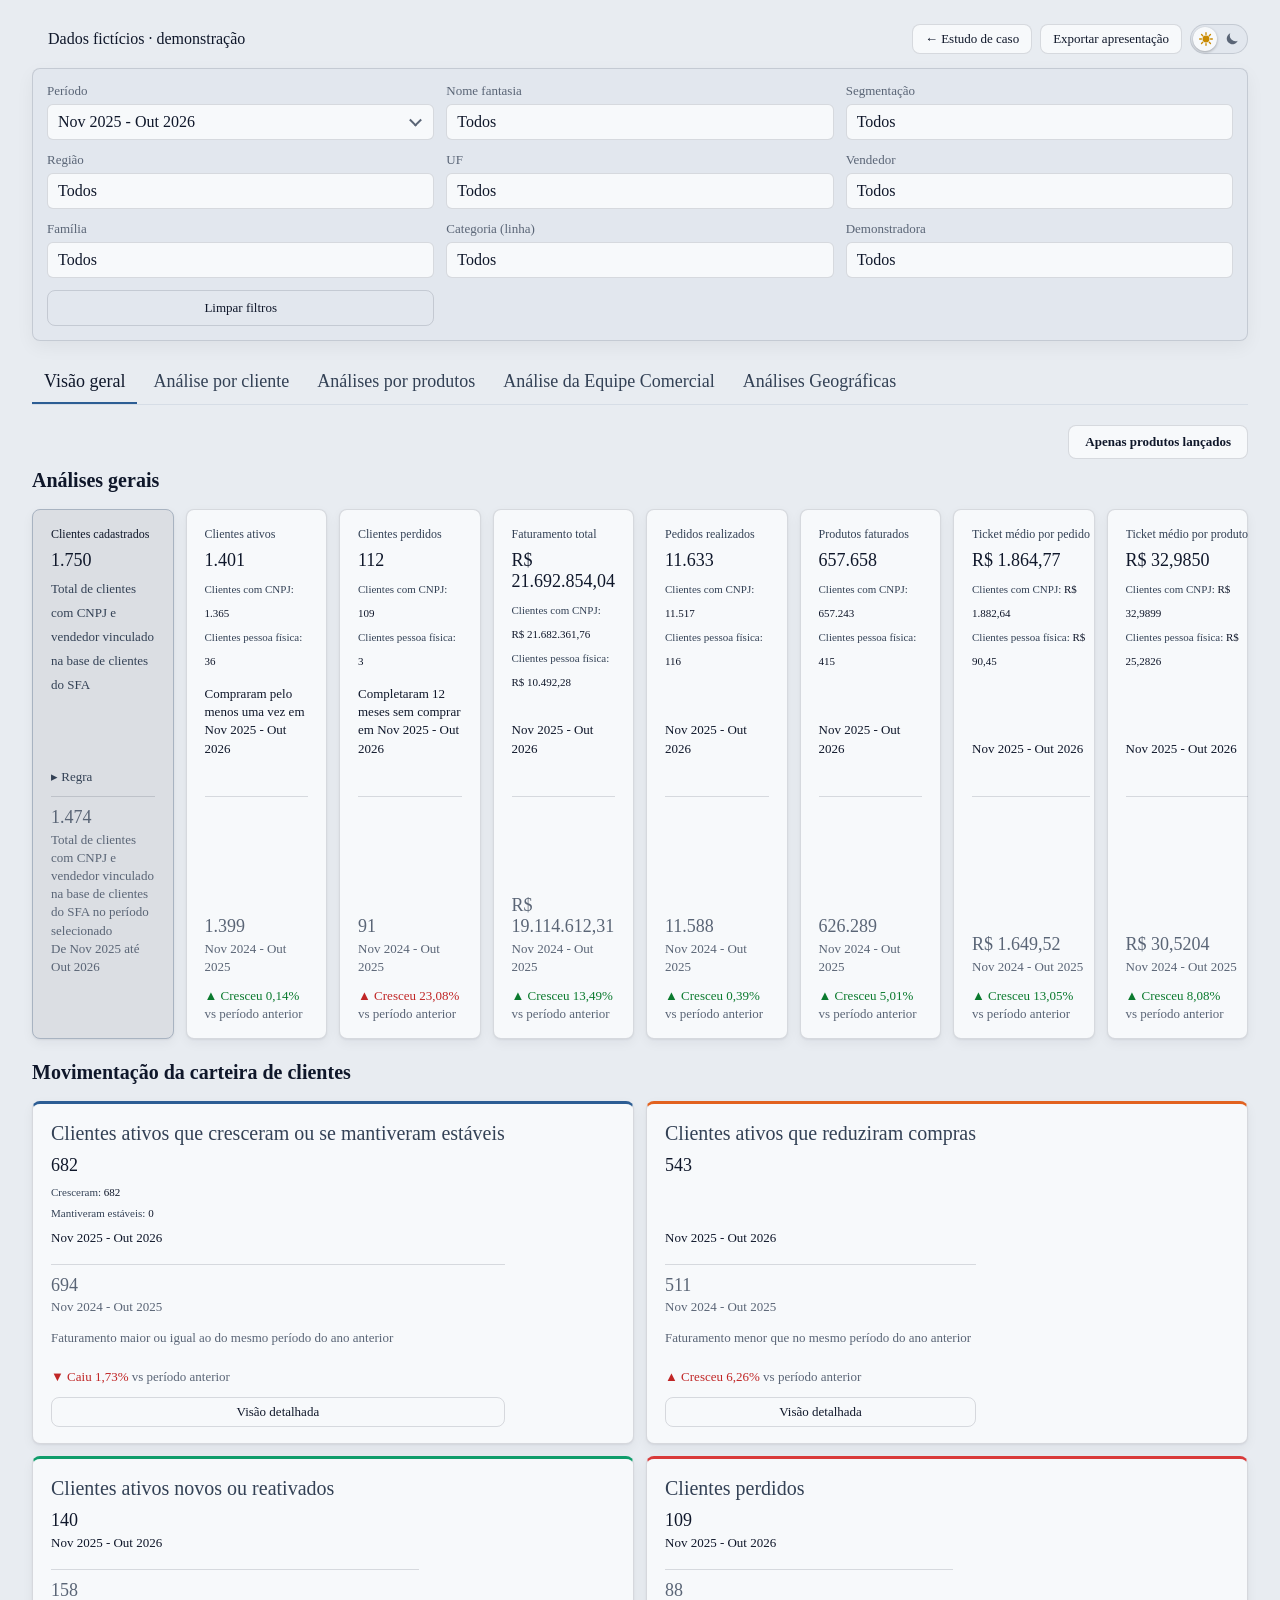
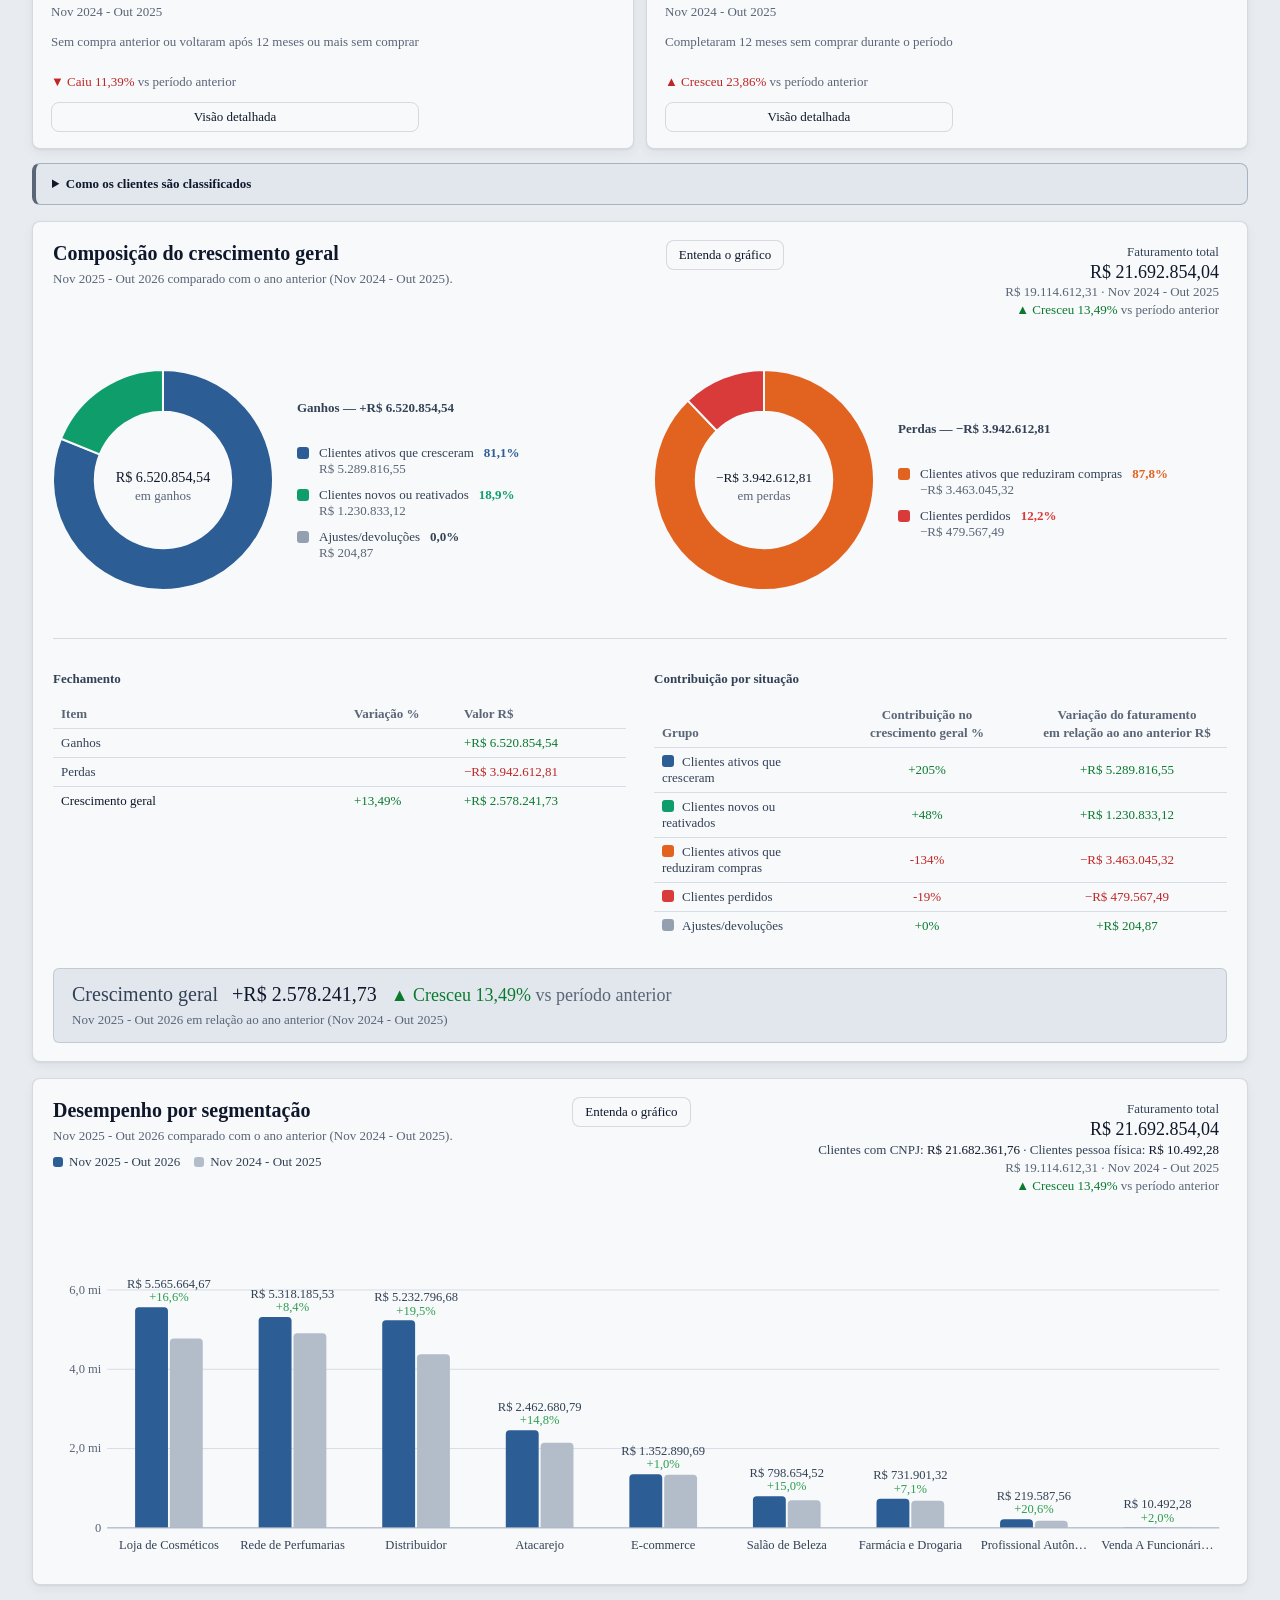
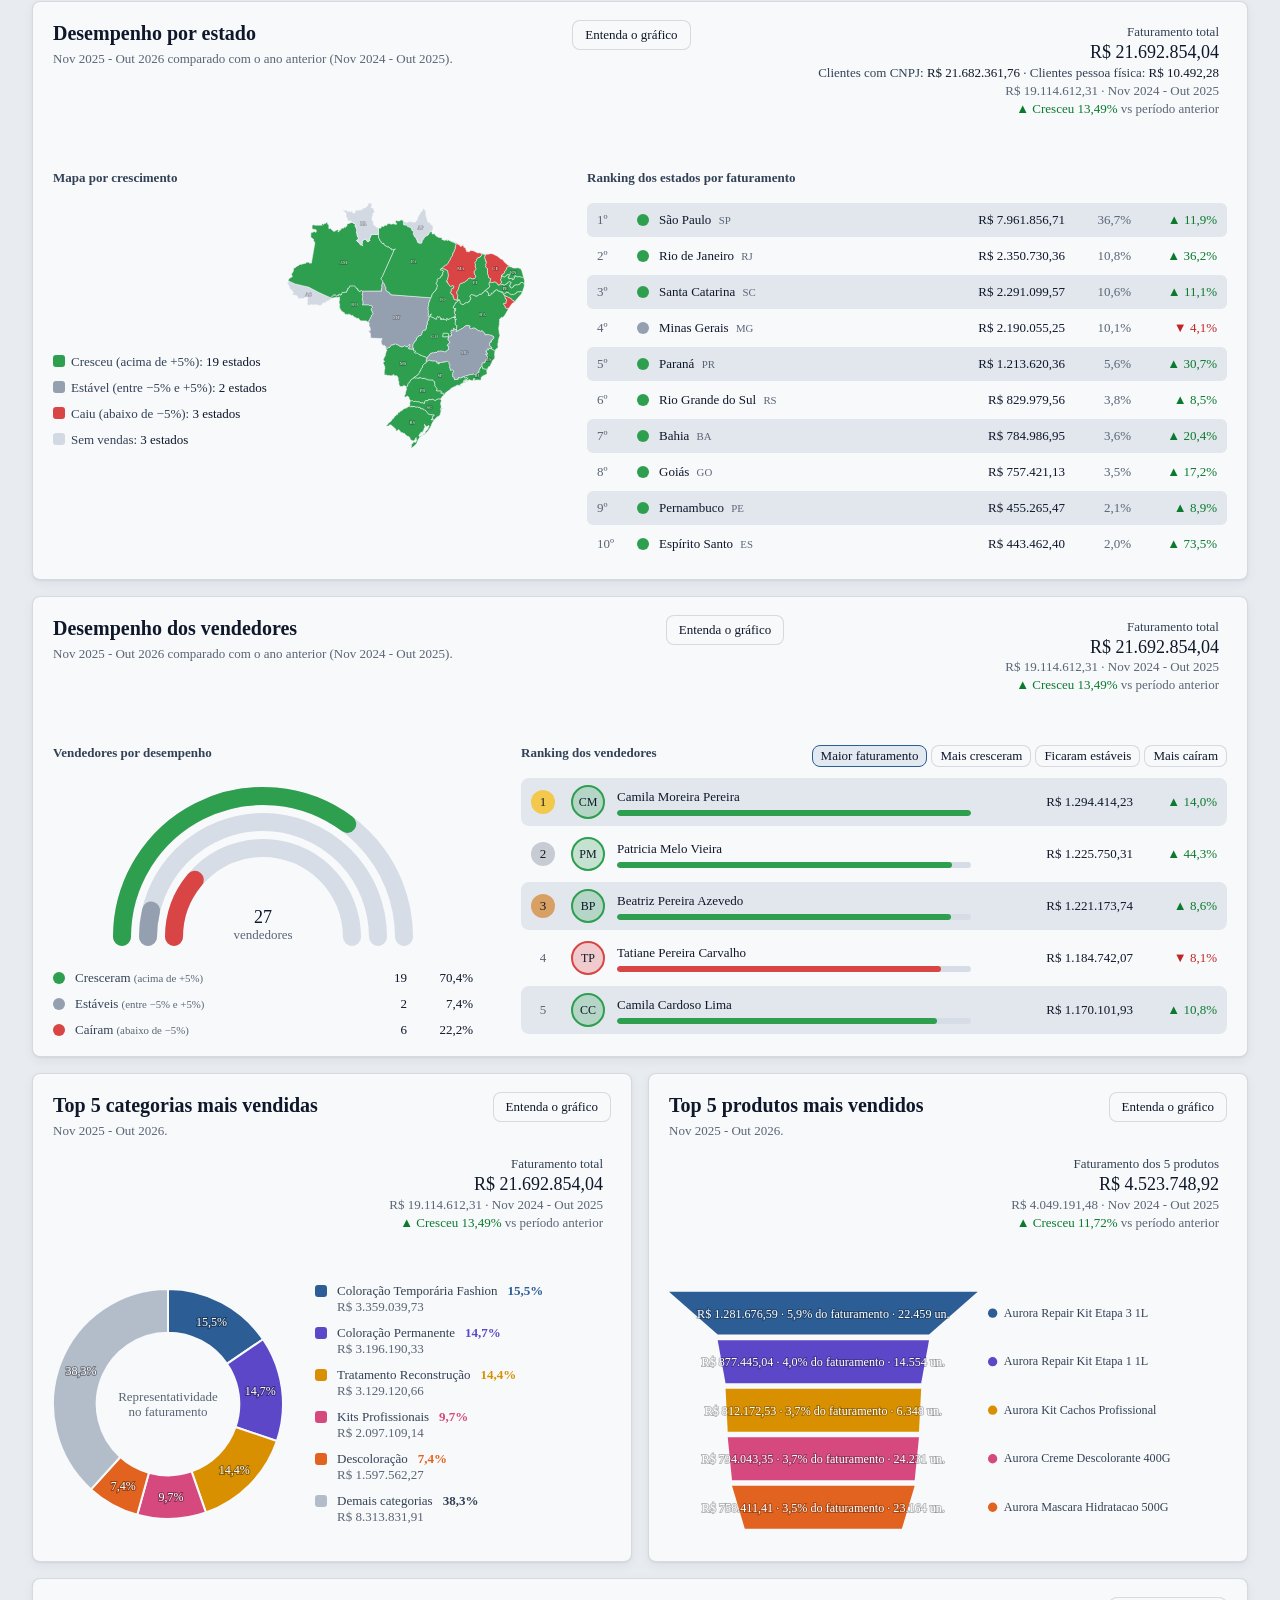
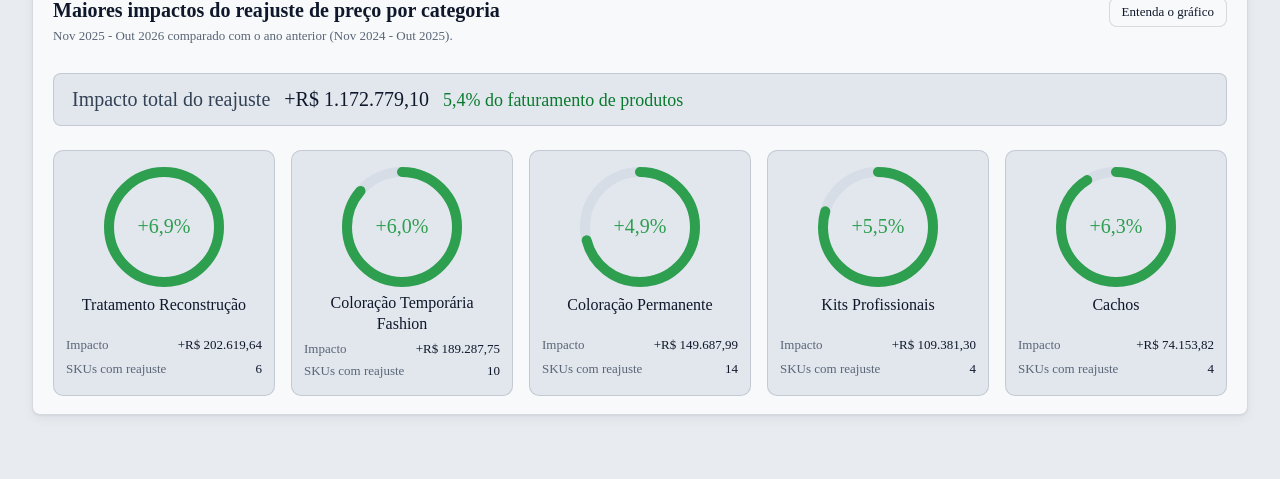
<file: painel/index.html>
<!doctype html>
<html lang="pt-BR">
<head>
  <meta charset="utf-8">
  <meta name="viewport" content="width=device-width, initial-scale=1">
  <title>Diagnóstico Comercial · Demonstração</title>
  <link rel="stylesheet" href="css/app.css">
</head>
<body>
  <div class="viz-root">
    <header class="topo">
      <div class="acoes-topo"><a class="btn" id="abrir-importacao" href="../index.html">← Estudo de caso</a><button class="btn" id="exportar-apresentacao" type="button">Exportar apresentação</button><button class="tema-switch" id="tema" type="button" role="switch" aria-label="Tema escuro" title="Alternar tema claro/escuro"><span class="tema-icone sol"><svg viewBox="0 0 24 24" aria-hidden="true"><circle cx="12" cy="12" r="4.2"/><path d="M12 2.5v2.6M12 18.9v2.6M2.5 12h2.6M18.9 12h2.6M5.3 5.3l1.8 1.8M16.9 16.9l1.8 1.8M5.3 18.7l1.8-1.8M16.9 7.1l1.8-1.8"/></svg></span><span class="tema-icone lua"><svg viewBox="0 0 24 24" aria-hidden="true"><path d="M20.5 14.6A8.5 8.5 0 0 1 9.4 3.5a8.5 8.5 0 1 0 11.1 11.1z"/></svg></span><span class="tema-bola"></span></button></div>
    </header>

    <section class="filtros" id="filtros" aria-label="Filtros">
      <div class="filtro" id="f-periodo"></div>
      <div class="filtro" id="f-nome-fantasia"></div>
      <div class="filtro" id="f-canal"></div>
      <div class="filtro" id="f-regiao"></div>
      <div class="filtro" id="f-uf"></div>
      <div class="filtro" id="f-vendedor"></div>
      <div class="filtro" id="f-familia"></div>
      <div class="filtro" id="f-categoria"></div>
      <div class="filtro" id="f-demonstradora"></div>
      <div class="filtro acoes"><button class="btn ghost" id="limpar" type="button">Limpar filtros</button></div>
    </section>

    <nav class="abas" id="abas" role="tablist"></nav>
    <main id="conteudo" tabindex="-1"><p class="carregando">Carregando…</p></main>

    <div class="tooltip" id="tooltip" role="tooltip" hidden></div>
  </div>

  <script src="dados/dados.js"></script>
  <script src="js/formato.js"></script>
  <script src="js/motor.js"></script>
  <script src="js/mapa-brasil.js"></script>
  <script src="js/graficos.js"></script>
  <script src="js/componentes.js"></script>
  <script src="js/explicacoes.js"></script>
  <script src="js/telas.js"></script>
  <script src="js/app.js"></script>
  <script src="js/apresentacao.js"></script></body>
</html>
</file>
<file: assets/estudo.css>
/* Estudo de caso: Diagnóstico Comercial. Tema escuro por padrão, claro opcional. */
:root {
  --bg: #0e1014; --bg-2: #13161c; --surface: #181c24; --surface-2: #1f2430; --border: #2a303d; --border-2: #363d4d;
  --text: #e9eaee; --text-2: #b9bec9; --muted: #868d9b;
  --accent: #6aa0e0; --accent-2: #3a6ea5; --accent-wash: rgba(106, 160, 224, 0.12);
  --green: #44b97f; --red: #e2675e; --amber: #e6a94e; --violet: #a08bdc;
  --green-wash: rgba(68, 185, 127, 0.12); --red-wash: rgba(226, 103, 94, 0.12); --amber-wash: rgba(230, 169, 78, 0.12);
  --shadow: 0 24px 60px -24px rgba(0, 0, 0, 0.65);
  --serif: "Fraunces", Georgia, serif; --sans: "Inter", system-ui, "Segoe UI", sans-serif; --mono: "JetBrains Mono", ui-monospace, Consolas, monospace;
  --wrap: 1180px; --gutter: clamp(16px, 4vw, 40px);
  color-scheme: dark;
}
:root[data-theme="light"] {
  --bg: #f6f4ef; --bg-2: #efece5; --surface: #ffffff; --surface-2: #f3f1ec; --border: #e1ddd3; --border-2: #d2cdc1;
  --text: #1c1d21; --text-2: #3f434c; --muted: #6d717b;
  --accent: #2f62a0; --accent-2: #2f62a0; --accent-wash: rgba(47, 98, 160, 0.09);
  --green: #1f8a57; --red: #c2453c; --amber: #b7791f; --violet: #6b55b8;
  --green-wash: rgba(31, 138, 87, 0.09); --red-wash: rgba(194, 69, 60, 0.09); --amber-wash: rgba(183, 121, 31, 0.1);
  --shadow: 0 24px 50px -28px rgba(40, 35, 20, 0.35);
  color-scheme: light;
}
@media (prefers-color-scheme: light) {
  :root:not([data-theme="dark"]) {
    --bg: #f6f4ef; --bg-2: #efece5; --surface: #ffffff; --surface-2: #f3f1ec; --border: #e1ddd3; --border-2: #d2cdc1;
    --text: #1c1d21; --text-2: #3f434c; --muted: #6d717b;
    --accent: #2f62a0; --accent-2: #2f62a0; --accent-wash: rgba(47, 98, 160, 0.09);
    --green: #1f8a57; --red: #c2453c; --amber: #b7791f; --violet: #6b55b8;
    --green-wash: rgba(31, 138, 87, 0.09); --red-wash: rgba(194, 69, 60, 0.09); --amber-wash: rgba(183, 121, 31, 0.1);
    --shadow: 0 24px 50px -28px rgba(40, 35, 20, 0.35);
    color-scheme: light;
  }
}

* { box-sizing: border-box; }
html { scroll-behavior: smooth; scroll-padding-top: 80px; }
body { margin: 0; background: var(--bg); color: var(--text); font: 400 17px/1.65 var(--sans); -webkit-font-smoothing: antialiased; text-rendering: optimizeLegibility; }
/* height: auto mantém a proporção quando a imagem encolhe (os atributos width/height só reservam o espaço). */
img { max-width: 100%; height: auto; display: block; }
a { color: var(--accent); text-decoration-thickness: 1px; text-underline-offset: 3px; }
::selection { background: var(--accent-wash); }
.wrap { max-width: var(--wrap); margin: 0 auto; padding: 0 var(--gutter); }

/* ---------- Barra superior ---------- */
.topo { position: sticky; top: 0; z-index: 20; background: color-mix(in srgb, var(--bg) 82%, transparent); backdrop-filter: blur(12px); border-bottom: 1px solid var(--border); }
.topo .wrap { display: flex; align-items: center; gap: 16px; height: 60px; }
.marca { font: 600 15px/1 var(--sans); letter-spacing: 0.02em; color: var(--text); text-decoration: none; display: flex; align-items: center; gap: 10px; }
.marca i { width: 10px; height: 10px; border-radius: 3px; background: linear-gradient(135deg, var(--accent), var(--green)); }
.topo nav { margin-left: auto; display: flex; gap: 6px; align-items: center; }
.topo nav a { color: var(--text-2); text-decoration: none; font-size: 14px; padding: 6px 10px; border-radius: 8px; }
.topo nav a:hover { background: var(--surface-2); color: var(--text); }
.btn-tema { border: 1px solid var(--border); background: var(--surface); color: var(--text); border-radius: 999px; width: 36px; height: 36px; cursor: pointer; display: grid; place-items: center; font-size: 16px; }
.progresso { position: absolute; left: 0; bottom: -1px; height: 2px; width: 0; background: linear-gradient(90deg, var(--accent), var(--green)); }

/* ---------- Abertura ---------- */
.abertura { padding: clamp(56px, 9vw, 110px) 0 56px; position: relative; overflow: hidden; }
.abertura::before { content: ""; position: absolute; inset: -40% -10% auto auto; width: 720px; height: 720px; background: radial-gradient(closest-side, var(--accent-wash), transparent 70%); pointer-events: none; }
.selo-topo { display: inline-flex; gap: 8px; align-items: center; font: 500 13px/1 var(--mono); color: var(--muted); border: 1px solid var(--border); padding: 8px 12px; border-radius: 999px; background: var(--surface); }
.selo-topo b { color: var(--green); font-weight: 500; }
h1 { font: 600 clamp(40px, 6.4vw, 78px)/1.02 var(--serif); letter-spacing: -0.02em; margin: 22px 0 22px; max-width: 14ch; font-variation-settings: "opsz" 120; }
h1 em { font-style: italic; color: var(--accent); font-weight: 500; }
.lead { font-size: clamp(18px, 2vw, 21px); color: var(--text-2); max-width: 62ch; margin: 0 0 32px; }
.acoes { display: flex; gap: 12px; flex-wrap: wrap; }
.btn { display: inline-flex; align-items: center; gap: 10px; padding: 13px 20px; border-radius: 12px; font: 600 15px/1 var(--sans); text-decoration: none; border: 1px solid var(--border-2); color: var(--text); background: var(--surface); transition: transform 0.15s, border-color 0.15s; }
.btn:hover { transform: translateY(-1px); border-color: var(--accent); }
.btn.primario { background: var(--accent-2); border-color: var(--accent-2); color: var(--on-accent, #fff); }
.numeros { display: grid; grid-template-columns: repeat(5, 1fr); gap: 1px; background: var(--border); border: 1px solid var(--border); border-radius: 16px; overflow: hidden; margin-top: 56px; }
.numeros div { background: var(--surface); padding: 20px 22px; }
.numeros strong { display: block; font: 600 30px/1.1 var(--serif); letter-spacing: -0.01em; }
.numeros span { color: var(--muted); font-size: 14px; }
.vitrine { margin-top: 56px; border-radius: 18px; border: 1px solid var(--border); overflow: hidden; box-shadow: var(--shadow); background: var(--surface); }
.vitrine .barra-janela { display: flex; gap: 6px; padding: 12px 14px; border-bottom: 1px solid var(--border); align-items: center; }
.vitrine .barra-janela i { width: 10px; height: 10px; border-radius: 50%; background: var(--border-2); }
.vitrine .barra-janela span { margin-left: 10px; font: 12px/1 var(--mono); color: var(--muted); }

/* ---------- Capítulos ---------- */
.livro { display: grid; grid-template-columns: 220px minmax(0, 1fr); gap: 56px; padding-bottom: 40px; }
.indice { position: sticky; top: 84px; align-self: start; padding-top: 72px; }
.indice p { font: 500 12px/1 var(--mono); color: var(--muted); letter-spacing: 0.08em; text-transform: uppercase; margin: 0 0 14px; }
.indice ol { list-style: none; margin: 0; padding: 0; border-left: 1px solid var(--border); }
.indice a { display: flex; gap: 10px; padding: 6px 0 6px 14px; margin-left: -1px; border-left: 2px solid transparent; color: var(--muted); text-decoration: none; font-size: 14px; line-height: 1.35; }
.indice a b { font: 500 12px/1.5 var(--mono); color: var(--border-2); }
.indice a:hover { color: var(--text); }
.indice a.ativo { color: var(--text); border-left-color: var(--accent); }
.indice a.ativo b { color: var(--accent); }

.capitulo { padding: 72px 0 24px; border-top: 1px solid var(--border); }
.capitulo:first-child { border-top: 0; }
.rotulo-cap { font: 500 13px/1 var(--mono); color: var(--accent); letter-spacing: 0.06em; text-transform: uppercase; display: flex; gap: 12px; align-items: center; }
.rotulo-cap::after { content: ""; height: 1px; width: 48px; background: var(--accent); opacity: 0.5; }
h2 { font: 600 clamp(30px, 3.6vw, 44px)/1.12 var(--serif); letter-spacing: -0.015em; margin: 14px 0 18px; max-width: 22ch; }
h3 { font: 600 20px/1.3 var(--sans); margin: 36px 0 12px; letter-spacing: -0.005em; }
.capitulo > p, .capitulo .texto { max-width: 70ch; color: var(--text-2); }
.capitulo p strong { color: var(--text); font-weight: 600; }
.destaque { font: 500 italic clamp(22px, 2.4vw, 28px)/1.4 var(--serif); color: var(--text); border-left: 3px solid var(--accent); padding: 4px 0 4px 22px; margin: 32px 0; max-width: 40ch; }

/* Cartões */
.grade { display: grid; gap: 16px; margin: 24px 0; }
.g2 { grid-template-columns: repeat(2, minmax(0, 1fr)); }
.g3 { grid-template-columns: repeat(3, minmax(0, 1fr)); }
.g4 { grid-template-columns: repeat(4, minmax(0, 1fr)); }
.cartao { background: var(--surface); border: 1px solid var(--border); border-radius: 14px; padding: 20px 22px; }
.cartao h4 { font: 600 16px/1.35 var(--sans); margin: 0 0 8px; }
.cartao p { margin: 0; color: var(--text-2); font-size: 15px; line-height: 1.6; }
.cartao .num { font: 500 12px/1 var(--mono); color: var(--accent); display: block; margin-bottom: 14px; }
.cartao.verde { border-top: 3px solid var(--green); } .cartao.vermelho { border-top: 3px solid var(--red); } .cartao.azul { border-top: 3px solid var(--accent); } .cartao.ambar { border-top: 3px solid var(--amber); } .cartao.violeta { border-top: 3px solid var(--violet); }

/* Tabelas */
.tabela { width: 100%; border-collapse: collapse; font-size: 15px; margin: 20px 0; }
.tabela-rolagem { overflow-x: auto; border: 1px solid var(--border); border-radius: 14px; background: var(--surface); margin: 24px 0; }
.tabela-rolagem .tabela { margin: 0; }
.tabela th { text-align: left; font: 600 12px/1.3 var(--mono); text-transform: uppercase; letter-spacing: 0.05em; color: var(--muted); padding: 14px 16px; border-bottom: 1px solid var(--border); background: var(--surface-2); white-space: nowrap; }
.tabela td { padding: 13px 16px; border-bottom: 1px solid var(--border); vertical-align: top; color: var(--text-2); }
.tabela tr:last-child td { border-bottom: 0; }
.tabela td:first-child { color: var(--text); font-weight: 500; }
.tabela code { font: 13px/1.4 var(--mono); color: var(--accent); background: var(--accent-wash); padding: 2px 6px; border-radius: 6px; white-space: nowrap; }
.ok { color: var(--green); font-weight: 600; white-space: nowrap; } .alerta { color: var(--amber); font-weight: 600; white-space: nowrap; }

/* Fluxograma em colunas */
.fluxo { display: grid; grid-template-columns: 1.25fr auto 1fr auto 1fr auto 0.9fr; gap: 10px; align-items: stretch; margin: 28px 0; }
.fluxo .coluna { background: var(--surface); border: 1px solid var(--border); border-radius: 14px; padding: 16px; display: flex; flex-direction: column; gap: 8px; }
.fluxo .coluna > b { font: 500 12px/1 var(--mono); text-transform: uppercase; letter-spacing: 0.06em; color: var(--muted); margin-bottom: 4px; }
.fluxo .item { font-size: 13.5px; padding: 8px 10px; border-radius: 8px; background: var(--surface-2); border: 1px solid var(--border); line-height: 1.35; }
.fluxo .item small { display: block; color: var(--muted); font-size: 12px; }
.fluxo .item.erp { border-left: 3px solid var(--accent); } .fluxo .item.bi { border-left: 3px solid var(--violet); } .fluxo .item.adv { border-left: 3px solid var(--amber); }
.fluxo .item.dim { border-left: 3px solid var(--green); } .fluxo .item.fato { border-left: 3px solid var(--red); }
.fluxo .seta { display: grid; place-items: center; color: var(--muted); font-size: 22px; }

/* Funil da SA1 */
.funil { display: flex; flex-direction: column; gap: 6px; margin: 24px 0; max-width: 760px; }
.funil div { display: grid; grid-template-columns: 1fr auto; align-items: center; gap: 12px; padding: 10px 14px; border-radius: 10px; background: var(--surface); border: 1px solid var(--border); font-size: 15px; position: relative; overflow: hidden; }
.funil div::before { content: ""; position: absolute; inset: 0 auto 0 0; width: var(--w); background: var(--accent-wash); }
.funil div > * { position: relative; }
.funil .sai::before { background: var(--red-wash); } .funil .fica::before { background: var(--green-wash); }
.funil b { font: 500 15px/1 var(--mono); }

/* Diagrama estrela */
.diagrama { background: var(--surface); border: 1px solid var(--border); border-radius: 18px; padding: 18px; margin: 28px 0; }
.diagrama svg { width: 100%; height: auto; display: block; }
.diagrama figcaption, figure figcaption { font-size: 13.5px; color: var(--muted); margin-top: 12px; }
svg .no rect { fill: var(--surface-2); stroke: var(--border-2); }
svg .no.fato rect { fill: var(--red-wash); stroke: var(--red); }
svg .no.dim rect { stroke: var(--green); }
svg .no.apoio rect { stroke: var(--amber); stroke-dasharray: 4 3; }
svg .no text { fill: var(--text); font: 600 13px var(--mono); }
svg .no text.sub { fill: var(--muted); font: 400 11px var(--sans); }
svg .liga { stroke: var(--border-2); stroke-width: 1.4; fill: none; }
svg .liga.forte { stroke: var(--red); opacity: 0.55; }

/* Etapas do pipeline */
.etapas { counter-reset: etapa; display: flex; flex-direction: column; gap: 8px; margin: 24px 0; }
.etapa { display: grid; grid-template-columns: 44px minmax(0, 1fr) 120px 120px; gap: 14px; align-items: center; background: var(--surface); border: 1px solid var(--border); border-radius: 12px; padding: 12px 16px; }
.etapa::before { counter-increment: etapa; content: counter(etapa, decimal-leading-zero); font: 500 13px/1 var(--mono); color: var(--accent); }
.etapa h4 { margin: 0; font: 600 15px/1.3 var(--sans); }
.etapa p { margin: 2px 0 0; font-size: 13.5px; color: var(--muted); }
.etapa .barra { height: 6px; border-radius: 6px; background: var(--surface-2); overflow: hidden; }
.etapa .barra i { display: block; height: 100%; width: var(--w); background: var(--accent); border-radius: 6px; }
.etapa .barra.mem i { background: var(--amber); }
.etapa small { display: block; font: 12px/1.4 var(--mono); color: var(--muted); margin-top: 4px; }
.legenda-etapas { display: grid; grid-template-columns: 44px minmax(0, 1fr) 120px 120px; gap: 14px; padding: 0 16px; font: 500 12px/1 var(--mono); color: var(--muted); text-transform: uppercase; letter-spacing: 0.05em; }

/* Código */
pre { background: var(--bg-2); border: 1px solid var(--border); border-radius: 14px; padding: 18px 20px; overflow-x: auto; font: 13.5px/1.6 var(--mono); color: var(--text-2); margin: 20px 0; }
pre .c { color: var(--muted); font-style: italic; } pre .k { color: var(--violet); } pre .s { color: var(--green); } pre .f { color: var(--accent); }
.par-codigo { display: grid; grid-template-columns: minmax(0, 0.9fr) minmax(0, 1.1fr); gap: 24px; align-items: start; margin: 24px 0; }
.par-codigo p { margin: 0 0 12px; color: var(--text-2); }

/* Figuras */
figure { margin: 28px 0; }
figure img { border-radius: 14px; border: 1px solid var(--border); box-shadow: var(--shadow); }
.galeria { display: grid; grid-template-columns: repeat(2, minmax(0, 1fr)); gap: 18px; margin: 28px 0; }
.galeria figure { margin: 0; }

/* Antes e depois */
.mudanca { display: grid; grid-template-columns: minmax(0, 1fr) 28px minmax(0, 1fr); gap: 10px; align-items: stretch; margin: 10px 0; }
.mudanca > div { background: var(--surface); border: 1px solid var(--border); border-radius: 12px; padding: 14px 16px; font-size: 15px; color: var(--text-2); }
.mudanca .antes { border-left: 3px solid var(--red); }
.mudanca .depois { border-left: 3px solid var(--green); }
.mudanca b { display: block; font: 500 11px/1 var(--mono); text-transform: uppercase; letter-spacing: 0.06em; color: var(--muted); margin-bottom: 8px; }
.mudanca .seta { display: grid; place-items: center; color: var(--muted); background: none; border: 0; padding: 0; }

/* Arquitetura */
.arquitetura { display: grid; grid-template-columns: 1fr auto 1.3fr auto 1.2fr; gap: 12px; align-items: center; margin: 28px 0; }
.arquitetura .caixa { background: var(--surface); border: 1px solid var(--border); border-radius: 14px; padding: 18px; }
.arquitetura .caixa b { display: block; font: 600 15px/1.3 var(--sans); margin-bottom: 6px; }
.arquitetura .caixa ul { margin: 6px 0 0; padding-left: 18px; color: var(--text-2); font-size: 14px; }
.arquitetura .caixa .tag { display: inline-block; font: 500 11px/1 var(--mono); padding: 5px 8px; border-radius: 6px; background: var(--accent-wash); color: var(--accent); margin-bottom: 10px; }
.arquitetura .seta { color: var(--muted); font-size: 22px; text-align: center; }

/* Pílulas (stack) */
.pilulas { display: flex; flex-wrap: wrap; gap: 8px; margin: 18px 0; }
.pilulas span { font: 500 13px/1 var(--mono); padding: 9px 12px; border: 1px solid var(--border); border-radius: 999px; background: var(--surface); color: var(--text-2); }

/* Linha do tempo (evolução do projeto pelo histórico do git) */
.linha-tempo { list-style: none; margin: 28px 0; padding: 0 0 0 2px; border-left: 2px solid var(--border); max-width: 760px; }
.linha-tempo li { position: relative; padding: 0 0 24px 26px; }
.linha-tempo li:last-child { padding-bottom: 4px; }
.linha-tempo li::before { content: ""; position: absolute; left: -8px; top: 5px; width: 14px; height: 14px; border-radius: 50%; background: var(--bg); border: 2px solid var(--accent); }
.linha-tempo time { font: 500 13px/1.4 var(--mono); color: var(--accent); }
.linha-tempo b { display: block; font: 600 16px/1.4 var(--sans); margin: 2px 0 4px; color: var(--text); }
.linha-tempo span { color: var(--text-2); font-size: 15px; }

/* Encerramento */
.encerramento { margin: 40px 0 0; padding: clamp(32px, 5vw, 56px); border-radius: 22px; border: 1px solid var(--border); background: linear-gradient(135deg, var(--accent-wash), transparent 60%), var(--surface); }
.encerramento h2 { max-width: 20ch; }
footer { border-top: 1px solid var(--border); padding: 32px 0 48px; color: var(--muted); font-size: 14px; margin-top: 64px; }
footer .wrap { display: flex; flex-wrap: wrap; gap: 12px 32px; justify-content: space-between; }

/* Animação de entrada (respeita quem prefere menos movimento) */
.revelar { opacity: 0; transform: translateY(14px); transition: opacity 0.6s ease, transform 0.6s ease; }
.revelar.visivel { opacity: 1; transform: none; }
@media (prefers-reduced-motion: reduce) { .revelar { opacity: 1; transform: none; transition: none; } html { scroll-behavior: auto; } }

/* ---------- Telas menores ---------- */
@media (max-width: 1020px) {
  .livro { grid-template-columns: minmax(0, 1fr); gap: 0; }
  .indice { display: none; }
  .fluxo { grid-template-columns: minmax(0, 1fr); }
  .fluxo .seta { transform: rotate(90deg); height: 24px; }
  .arquitetura { grid-template-columns: minmax(0, 1fr); }
  .arquitetura .seta { transform: rotate(90deg); }
  .par-codigo { grid-template-columns: minmax(0, 1fr); }
  /* 5 números: 3 em cima e 2 embaixo, sem espaço vazio. */
  .numeros { grid-template-columns: repeat(6, 1fr); }
  .numeros div { grid-column: span 2; }
  .numeros div:nth-child(n+4) { grid-column: span 3; }
}
@media (max-width: 720px) {
  body { font-size: 16px; }
  .topo nav a.opcional { display: none; }
  .g2, .g3, .g4, .galeria { grid-template-columns: minmax(0, 1fr); }
  .numeros { grid-template-columns: repeat(2, 1fr); }
  .numeros div, .numeros div:nth-child(n+4) { grid-column: span 1; }
  .numeros div:last-child { grid-column: 1 / -1; }
  /* Diagrama estrela: mantém a leitura e rola na horizontal dentro do cartão. */
  .diagrama { overflow-x: auto; }
  .diagrama svg { min-width: 720px; }
  .etapa, .legenda-etapas { grid-template-columns: 34px minmax(0, 1fr); }
  .etapa > div:nth-child(n+2), .legenda-etapas span:nth-child(n+3) { grid-column: 2; }
  .mudanca { grid-template-columns: minmax(0, 1fr); }
  .mudanca .seta { transform: rotate(90deg); height: 20px; }
}

/* Seletor de idioma (PT, EN, ES), na mesma altura do botão de tema. */
.idiomas { display: flex; height: 36px; padding: 3px; gap: 2px; border: 1px solid var(--border); border-radius: 999px; background: var(--surface); }
.topo nav .idiomas a { display: grid; place-items: center; font: 500 12px/1 var(--mono); padding: 0 9px; border-radius: 999px; color: var(--muted); }
.topo nav .idiomas a:hover { background: transparent; color: var(--text); }
.topo nav .idiomas a[aria-current="true"] { background: var(--accent-2); color: var(--on-accent, #fff); }
/* Celular: o topo não cabe com nome, seletor e botões; o nome sai (o título da página já o mostra) e fica o ícone. */
@media (max-width: 480px) {
  .topo .marca { font-size: 0; gap: 0; }
  .topo nav .idiomas a { padding: 0 7px; }
}
</file>
<file: painel/css/app.css>
.viz-root {
  /* Tema claro: fundo cinza-azulado, cartões quase brancos com sombra leve, textos escuros e cores mais saturadas. */
  color-scheme: light;
  --font-ui: system-ui, -apple-system, "Segoe UI", sans-serif;
  --font-page-title: 32px;
  --font-title: 20px;
  --font-subtitle: 20px;
  --font-data: 18px;
  --font-legend: 13px;
  --font-body: var(--font-legend);
  --font-kpi: var(--font-data);
  --page: #e8ecf1;
  --surface-1: #f7f9fb;
  --surface-2: #e2e7ee;
  --text-primary: #0f172a;
  --text-secondary: #334155;
  --text-muted: #5a6576;
  --grid: #d6dde6;
  --axis: #a8b3c1;
  --border: rgba(15, 23, 42, 0.14);
  --series-1: #2c5d94;
  --series-2: #e2621f;
  --series-3: #0f9d6b;
  --series-4: #d99000;
  --series-5: #d6497f;
  --series-6: #14853a;
  --series-7: #5b47c7;
  --series-8: #d93a3a;
  --muted-mark: #b3bdca;
  --div-pos: #2e9e4f;
  --div-neg: #d94545;
  --div-mid: #dce2ea;
  --good-text: #0b7a2e;
  --bad-text: #c02626;
  --good: #0ca30c;
  --critical: #d03b3b;
  --warning: #fab219;
  --sombra: 0 1px 2px rgba(15, 23, 42, 0.06), 0 4px 12px rgba(15, 23, 42, 0.05);
  --wash: rgba(44, 93, 148, 0.10);
  --mapa-cresceu: #2e9e4f; --mapa-caiu: #d94545; --mapa-estavel: #94a0b0; --mapa-sem: #d2d9e2;
}
@media (prefers-color-scheme: dark) {
  :root:where(:not([data-theme="light"])) .viz-root {
    color-scheme: dark;
    --page: #0d0d0d; --surface-1: #1a1a19; --surface-2: #232321;
    --text-primary: #ffffff; --text-secondary: #c3c2b7; --text-muted: #898781;
    --grid: #2c2c2a; --axis: #383835; --border: rgba(255, 255, 255, 0.10);
    --series-1: #3a6ea5; --series-2: #d95926; --series-3: #199e70; --series-4: #c98500;
    --series-5: #d55181; --series-6: #008300; --series-7: #9085e9; --series-8: #e66767;
    --muted-mark: #4a4a46; --div-pos: #2f9e44; --div-neg: #d94848; --div-mid: #383835;
    --good-text: #0ca30c; --bad-text: #e66767; --wash: rgba(58, 110, 165, 0.14); --sombra: none;
    --mapa-cresceu: #2f9e44; --mapa-caiu: #d94848; --mapa-estavel: #6b6a64; --mapa-sem: #2c2c2a;
  }
}
:root[data-theme="dark"] .viz-root {
  color-scheme: dark;
  --page: #0d0d0d; --surface-1: #1a1a19; --surface-2: #232321;
  --text-primary: #ffffff; --text-secondary: #c3c2b7; --text-muted: #898781;
  --grid: #2c2c2a; --axis: #383835; --border: rgba(255, 255, 255, 0.10);
  --series-1: #3a6ea5; --series-2: #d95926; --series-3: #199e70; --series-4: #c98500;
  --series-5: #d55181; --series-6: #008300; --series-7: #9085e9; --series-8: #e66767;
  --muted-mark: #4a4a46; --div-pos: #2f9e44; --div-neg: #d94848; --div-mid: #383835;
  --good-text: #0ca30c; --bad-text: #e66767; --wash: rgba(58, 110, 165, 0.14); --sombra: none;
    --mapa-cresceu: #2f9e44; --mapa-caiu: #d94848; --mapa-estavel: #6b6a64; --mapa-sem: #2c2c2a;
}

* { box-sizing: border-box; }
html, body { margin: 0; }
body { font-family: var(--font-ui); font-size: var(--font-body); }
/* Negrito só nos títulos: destaques com <strong> no meio do texto usam só a cor. */
strong, b { font-weight: inherit; color: var(--text-primary); }
button, input, select, textarea { font-family: inherit; }
.viz-root { background: var(--page); color: var(--text-primary); min-height: 100vh; padding: 24px 32px 64px; }
h1 { font-size: var(--font-page-title); margin: 0; font-weight: 650; line-height: 1.2; }
h2, h3 { font-size: var(--font-title); margin: 0 0 4px; font-weight: 650; line-height: 1.3; }
.sub { color: var(--text-muted); font-weight: 400; margin: 3px 0 0; font-size: var(--font-legend); line-height: 1.4; }
.nota { color: var(--text-muted); margin: 3px 0 0; font-size: var(--font-body); line-height: 1.45; }
.topo { display: flex; justify-content: space-between; align-items: center; gap: 24px; margin-bottom: 14px; }
.fonte-dados { color: var(--texto-fraco); font-size: var(--texto); }
.fonte-dados::before { content: ""; display: inline-block; width: 8px; height: 8px; margin-right: 8px; border-radius: 50%; background: var(--positivo); }
.fonte-dados.erro::before { background: var(--negativo); }
.acoes-topo { display: flex; gap: 8px; align-items: center; }

.btn { font: inherit; font-size: var(--font-body); border: 1px solid var(--border); background: var(--surface-1); color: var(--text-primary); border-radius: 8px; padding: 6px 12px; cursor: pointer; }
.btn:hover { background: var(--surface-2); }
.btn.ghost { background: transparent; }
.btn.mini { padding: 2px 8px; font-size: var(--font-body); }
.btn[aria-pressed="true"] { background: var(--wash); border-color: var(--series-1); }
.btn.primario { background: var(--series-1); border-color: var(--series-1); color: #fff; }
.btn:disabled { opacity: .45; cursor: not-allowed; }
.btn:focus-visible, select:focus-visible, input:focus-visible, button:focus-visible { outline: 2px solid var(--series-1); outline-offset: 1px; }

/* Filtros: grade estável para leitura rápida e sem controles espremidos. */
.filtros { position: sticky; top: 0; z-index: 20; display: grid; grid-template-columns: repeat(5, minmax(150px, 1fr)); gap: 12px; align-items: end; background: var(--surface-2); padding: 14px; border: 1px solid var(--border); border-radius: 8px; box-shadow: 0 6px 18px rgba(0,0,0,.05); }
.filtro { display: flex; flex-direction: column; gap: 5px; min-width: 0; position: relative; }
.filtro label, .filtro .rotulo { font-size: var(--font-body); color: var(--text-muted); text-transform: none; letter-spacing: 0; }
.filtro select, .multi > button { font: inherit; width: 100%; height: 36px; border: 1px solid var(--border); background: var(--surface-1); color: var(--text-primary); border-radius: 6px; padding: 0 10px; text-align: left; min-width: 0; max-width: none; white-space: nowrap; overflow: hidden; text-overflow: ellipsis; cursor: pointer; }
.campo-fixo { height: 36px; display: flex; align-items: center; padding: 0 10px; border: 1px solid var(--border); border-radius: 6px; background: var(--surface-1); color: var(--text-secondary); }
.filtro.acoes { min-width: 0; align-self: end; }
.filtro.acoes .btn { width: 100%; height: 36px; }
.multi { position: relative; }
.multi .painel { position: absolute; top: 36px; left: 0; z-index: 30; background: var(--surface-1); border: 1px solid var(--border); border-radius: 10px; box-shadow: 0 8px 24px rgba(0,0,0,.12); padding: 8px; width: 300px; max-height: 420px; overflow: auto; }
.multi .painel[hidden] { display: none; }
.multi .busca { width: 100%; font: inherit; padding: 6px 8px; border: 1px solid var(--border); border-radius: 6px; background: var(--surface-1); color: var(--text-primary); margin-bottom: 6px; }
.multi .opcao { display: flex; gap: 8px; align-items: center; padding: 4px 6px; border-radius: 6px; cursor: pointer; font-size: var(--font-body); }
.multi .opcao:hover { background: var(--wash); }
.multi .topo-painel { display: flex; gap: 6px; flex-wrap: wrap; margin-bottom: 6px; }
.periodo .painel { width: min(620px, calc(100vw - 48px)); padding: 14px; overflow: hidden; }
.periodo > button { position: relative; padding-right: 32px; }
.periodo > button::after { content: ""; position: absolute; right: 13px; top: 50%; width: 7px; height: 7px; border-right: 2px solid var(--text-muted); border-bottom: 2px solid var(--text-muted); transform: translateY(-70%) rotate(45deg); }
.periodo > button[aria-expanded="true"]::after { transform: translateY(-20%) rotate(225deg); }
.periodo-navegacao { display: grid; grid-template-columns: 30px minmax(0, 1fr) 30px; align-items: center; gap: 6px; padding-bottom: 12px; border-bottom: 1px solid var(--grid); }
.periodo-seta { width: 30px; height: 42px; border: 0; background: transparent; color: var(--text-muted); font-size: 26px; cursor: pointer; }
.periodo-seta:hover { color: var(--text-primary); background: var(--wash); }
.periodo-faixa { display: flex; gap: 2px; overflow-x: auto; scrollbar-width: none; scroll-behavior: smooth; user-select: none; touch-action: pan-y; }
.periodo-faixa::-webkit-scrollbar { display: none; }
.periodo-mes { position: relative; flex: 0 0 44px; min-height: 44px; padding: 7px 3px 5px; border: 0; border-top: 4px solid var(--axis); background: transparent; color: var(--text-secondary); cursor: pointer; }
.periodo-mes span, .periodo-mes small { display: block; text-align: center; line-height: 1.2; }
.periodo-mes span { font-size: var(--font-body); text-transform: capitalize; }
.periodo-mes small { margin-top: 3px; color: var(--text-muted); font-size: 10px; }
.periodo-mes.ativo { border-top-color: var(--series-1); background: var(--series-1); color: #fff; }
.periodo-mes.ativo small { color: rgba(255,255,255,.82); }
.periodo-datas { display: grid; grid-template-columns: repeat(2, minmax(0, 1fr)); gap: 24px; padding: 14px 4px 4px; }
.periodo-data { display: grid; grid-template-columns: auto minmax(0, 1fr); align-items: center; column-gap: 8px; row-gap: 4px; color: var(--text-secondary); font-size: var(--font-body); }
.periodo-data input { width: 100%; height: 34px; border: 1px solid var(--border); border-radius: 4px; padding: 0 8px; background: var(--surface-1); color: var(--text-primary); font: inherit; color-scheme: inherit; }
.periodo-data small { grid-column: 2; color: var(--text-muted); font-size: 10px; }
.periodo-nota { margin: 10px 4px 0; }
.periodo-acoes { display: flex; justify-content: flex-end; gap: 8px; margin-top: 12px; padding-top: 12px; border-top: 1px solid var(--grid); }
.periodo-acoes .btn { min-width: 110px; }
@media (max-width: 620px) {
  .periodo-datas { grid-template-columns: 1fr; gap: 10px; }
}

.abas { display: flex; gap: 4px; flex-wrap: nowrap; overflow-x: auto; scrollbar-width: thin; margin: 20px 0 20px; border-bottom: 1px solid var(--grid); }
.abas button { flex: 0 0 auto; font: inherit; font-size: var(--font-data); border: 0; background: transparent; color: var(--text-secondary); padding: 10px 12px; cursor: pointer; border-bottom: 3px solid transparent; margin-bottom: -1px; white-space: nowrap; }
.abas button[aria-selected="true"] { color: var(--text-primary); border-bottom-color: var(--series-1); }

main { transition: opacity .15s; }
main.ocupado { opacity: .55; }
.grade { display: grid; gap: 16px; align-items: stretch; }
.g2 { grid-template-columns: repeat(2, minmax(0, 1fr)); }
@media (max-width: 1000px) { .g2 { grid-template-columns: minmax(0, 1fr); } }
.kpi.heroi { grid-column: span 1; }
.cartao { background: var(--surface-1); border: 1px solid var(--border); border-radius: 8px; box-shadow: var(--sombra); padding: 18px 20px; min-width: 0; }
.cartao + .cartao, .grade + .cartao, .cartao + .grade, .grade + .grade { margin-top: 16px; }
.kpis + .cartao, .kpis + .grade { margin-top: 16px; }
.grade > .cartao { height: 100%; margin-top: 0; }
.cabecalho-cartao { display: flex; justify-content: space-between; gap: 12px; align-items: flex-start; margin-bottom: 24px; flex-wrap: wrap; }
.cabecalho-cartao h2 { font-size: var(--font-subtitle); }
.cabecalho-cartao .sub { font-size: var(--font-legend); }
/* Total no canto superior direito do cartão (ex.: Desempenho por segmentação). O gráfico desce o dobro do espaço normal. */
.cabecalho-cartao:has(.total-cabecalho) { margin-bottom: 48px; }
.total-cabecalho { display: flex; flex-direction: column; align-items: flex-end; gap: 2px; margin-left: auto; text-align: right; padding: 4px 8px; border-radius: 6px; }
.total-cabecalho .rotulo { color: var(--text-secondary); font-size: var(--font-body); }
.total-cabecalho .valor { color: var(--text-primary); font-size: var(--font-kpi); line-height: 1.15; }
.total-cabecalho .divisao { color: var(--text-secondary); font-size: var(--font-body); white-space: nowrap; }
.total-cabecalho .anterior { color: var(--text-muted); font-size: var(--font-body); white-space: nowrap; }
.total-cabecalho .delta { white-space: nowrap; }
.total-cabecalho.clicavel { cursor: pointer; }
.total-cabecalho.clicavel:hover { outline: 1px solid var(--axis); }
.alternador { display: inline-flex; gap: 4px; flex-wrap: wrap; }

/* Indicadores */
.kpis { display: grid; grid-template-columns: repeat(4, minmax(0, 1fr)); gap: 12px; }
.kpis:has(> .kpi:nth-child(1):last-child) { grid-template-columns: minmax(0, 1fr); }
.kpis:has(> .kpi:nth-child(2):last-child) { grid-template-columns: repeat(2, minmax(0, 1fr)); }
.kpis:has(> .kpi:nth-child(3):last-child) { grid-template-columns: repeat(3, minmax(0, 1fr)); }
.kpis:has(> .kpi:nth-child(5):last-child) { grid-template-columns: repeat(5, minmax(0, 1fr)); }
.kpis:has(> .kpi:nth-child(6):last-child) { grid-template-columns: repeat(6, minmax(0, 1fr)); }
.kpis:has(> .kpi:nth-child(7):last-child) { grid-template-columns: repeat(7, minmax(0, 1fr)); }
.kpis:has(> .kpi:nth-child(8):last-child) { grid-template-columns: repeat(8, minmax(0, 1fr)); }
.kpis:has(> .kpi:nth-child(9):last-child) { grid-template-columns: repeat(9, minmax(0, 1fr)); }
.kpi { min-height: 184px; background: var(--surface-1); border: 1px solid var(--border); border-radius: 8px; box-shadow: var(--sombra); padding: 16px 18px; display: flex; flex-direction: column; justify-content: flex-start; }
.kpi .rotulo { color: var(--text-secondary); font-size: var(--font-subtitle); line-height: 1.35; }
.kpi .linha-valor-atual { display: flex; align-items: baseline; gap: 10px; flex-wrap: wrap; margin-top: 8px; }
.kpi .linha-valor-atual .valor { margin: 0; }
.kpi .valor { font-size: var(--font-kpi); font-weight: 400; line-height: 1.15; margin: 8px 0 4px; }
.kpi .linha-valor-atual .delta { white-space: nowrap; }
.kpi.heroi .valor { font-size: var(--font-kpi); }
.kpi .delta, .delta { font-size: var(--font-body); color: var(--text-secondary); }
.delta .delta-ref { color: var(--text-muted); white-space: nowrap; }
.delta.sobe { color: var(--good-text); }
.delta.desce { color: var(--bad-text); }
.kpi .comp { font-size: var(--font-body); color: var(--text-muted); line-height: 1.4; }
.kpi .detalhe-valor { color: var(--text-secondary); font-size: var(--font-body); line-height: 1.85; margin: 6px 0 8px; }
.kpi .periodo-atual { color: var(--text-secondary); font-size: var(--font-body); line-height: 1.4; margin: 0 0 4px; }
.kpi .comparativo { margin-top: 12px; padding-top: 10px; border-top: 1px solid var(--border); }
.kpi .rodape-variacao { margin-top: auto; padding-top: 10px; }

.kpi .rodape-variacao .delta { white-space: nowrap; font-size: clamp(10px, 0.6vw, var(--font-body)); } /* mesmo tamanho em todos os cartões */
/* Cartões da mesma fileira: topo, ano anterior, extra e rodapé alinhados (a linha divisória fica na mesma altura). */
.kpis > .kpi.kpi-grade { display: grid; grid-row: span 4; grid-template-rows: subgrid; row-gap: 0; }
.kpi.kpi-grade .rodape-variacao { align-self: end; }
.kpi.kpi-grade .kpi-topo { display: flex; flex-direction: column; }
.kpi.kpi-grade .kpi-topo .periodo-atual { margin-top: auto; padding-top: 4px; }
.kpi.kpi-grade .comparativo { margin-top: 0; padding-top: 0; border-top: 0; }
.kpi.kpi-grade .kpi-anterior:not(:empty) { margin-top: 10px; padding-top: 10px; border-top: 1px solid var(--border); display: flex; flex-direction: column; justify-content: flex-end; }
.kpi.kpi-grade .rodape-variacao:empty, .kpi.kpi-grade .kpi-extra:empty { padding: 0; }
.kpi .rodape-variacao + .acao-kpi { margin-top: 0; }
.kpi .valor-anterior { color: var(--text-muted); font-size: var(--font-kpi); font-weight: 400; line-height: 1.15; }
.kpi .periodo-anterior { color: var(--text-muted); font-size: var(--font-body); line-height: 1.4; margin-top: 3px; }
.kpi.kpi-estatico .periodo-anterior { white-space: pre-line; } /* card Clientes cadastrados: texto e período em linhas separadas */
.kpi .sem-comparacao { color: var(--text-muted); font-size: var(--font-body); line-height: 1.4; }
.kpi .acao-kpi { margin-top: auto; padding-top: 12px; }
.kpi .acao-kpi .btn { width: 100%; }
.kpi.status-cresceu { border-top: 3px solid var(--series-1); }
.kpi.status-reduziu { border-top: 3px solid var(--series-2); }
.kpi.status-perdido { border-top: 3px solid var(--series-8); }
.kpi.status-parou { border-top: 3px solid var(--series-5); }
.kpi.status-novo { border-top: 3px solid var(--series-3); }
.kpi.status-reativado { border-top: 3px solid var(--series-4); }
.bloco-situacoes { margin-top: 20px; }
.cabecalho-secao { margin-bottom: 16px; }
.cabecalho-secao h2 { font-size: var(--font-subtitle); line-height: 1.3; }
.kpis-status { grid-template-columns: repeat(4, minmax(0, 1fr)); }
.kpis-status .kpi { min-height: 272px; }
.kpis-status .descricao-status { margin-top: 12px; }
/* Movimentação: topo, ano anterior, descrição e rodapé alinhados entre os cartões (a linha divisória fica na mesma altura). */
.kpis-status > .kpi { display: grid; grid-row: span 4; grid-template-rows: subgrid; row-gap: 0; }
.kpis-status .kpi-topo { display: flex; flex-direction: column; }
.kpis-status .kpi-topo .periodo-atual { margin-top: auto; padding-top: 4px; }
.kpis-status .kpi-topo .detalhe-valor { margin: 6px 0 2px; line-height: 1.6; }
.kpis-status .kpi-pe { align-self: end; padding-top: 10px; }
.kpis-status > .kpi.selecionado { outline: 2px solid var(--series-1); }

@media (max-width: 1280px) {
  .filtros { grid-template-columns: repeat(3, minmax(150px, 1fr)); }
  .kpis, .kpis:has(> .kpi:nth-child(3):last-child), .kpis:has(> .kpi:nth-child(5):last-child), .kpis:has(> .kpi:nth-child(6):last-child), .kpis:has(> .kpi:nth-child(7):last-child) { grid-template-columns: repeat(4, minmax(0, 1fr)); }
  .kpis-status { grid-template-columns: repeat(2, minmax(0, 1fr)); }
}
@media (max-width: 820px) {
  .viz-root { padding: 18px 16px 48px; }
  .topo { align-items: stretch; }
  .filtros { position: static; grid-template-columns: repeat(2, minmax(0, 1fr)); }
  .kpis, .kpis:has(> .kpi:nth-child(2):last-child), .kpis:has(> .kpi:nth-child(3):last-child), .kpis:has(> .kpi:nth-child(5):last-child), .kpis:has(> .kpi:nth-child(6):last-child), .kpis:has(> .kpi:nth-child(7):last-child) { grid-template-columns: repeat(2, minmax(0, 1fr)); }
  .kpi.heroi { grid-column: span 2; }
}
@media (max-width: 560px) {
  .topo { flex-direction: column; }
  .acoes-topo .btn { flex: 1; }
  .filtros, .kpis, .kpis:has(> .kpi:nth-child(2):last-child), .kpis:has(> .kpi:nth-child(3):last-child), .kpis:has(> .kpi:nth-child(5):last-child), .kpis:has(> .kpi:nth-child(6):last-child), .kpis:has(> .kpi:nth-child(7):last-child) { grid-template-columns: minmax(0, 1fr); }
  .kpi.heroi { grid-column: span 1; }
  .kpis-status { grid-template-columns: minmax(0, 1fr); }
  .periodo .painel { width: min(440px, calc(100vw - 48px)); }
}

/* Tabelas */
.tabela-wrap { overflow: auto; max-height: 560px; border: 1px solid var(--grid); border-radius: 8px; }
table { border-collapse: collapse; width: 100%; font-size: var(--font-body); }
th, td { padding: 6px 10px; border-bottom: 1px solid var(--grid); text-align: left; white-space: nowrap; }
th { position: sticky; top: 0; background: var(--surface-2); font-weight: 600; color: var(--text-secondary); cursor: pointer; user-select: none; z-index: 1; }
th.num, td.num { text-align: left; font-variant-numeric: tabular-nums; }
/* Títulos de coluna quebram em até 2 linhas (largura mínima definida na montagem da tabela). */
th, th.num { white-space: normal; vertical-align: bottom; line-height: 1.25; text-align: left; }
th[aria-sort="ascending"]::after { content: " ▲"; font-size: 10px; }
th[aria-sort="descending"]::after { content: " ▼"; font-size: 10px; }
tbody tr:hover { background: var(--wash); }
tr.selecionada { background: var(--wash); }
/* Espaçadores da tabela virtual (linhas fora da tela). */
tr.espaco td { padding: 0; border: 0; }
tbody tr.espaco:hover { background: none; }
td.texto-longo { max-width: 320px; overflow: hidden; text-overflow: ellipsis; }
.barra-tabela { display: flex; gap: 8px; align-items: center; margin-bottom: 8px; flex-wrap: wrap; }
.barra-tabela input { font: inherit; padding: 5px 8px; border: 1px solid var(--border); border-radius: 6px; background: var(--surface-1); color: var(--text-primary); min-width: 220px; }
.barra-tabela .contagem { color: var(--text-muted); font-size: var(--font-body); margin-left: auto; }
.selo { display: inline-flex; align-items: center; gap: 5px; font-size: var(--font-body); }
.selo::before { content: ""; width: 8px; height: 8px; border-radius: 50%; background: var(--c, var(--muted-mark)); }

/* Gráficos */
.grafico { width: 100%; position: relative; }
/* Respiro entre um gráfico e a tabela logo abaixo dele no mesmo cartão. */
.grafico + .tabela-bloco { margin-top: 32px; }
.grafico svg { display: block; width: 100%; overflow: visible; }
.grafico text { fill: var(--text-muted); font-size: var(--font-body); font-family: inherit; }
.grafico .rotulo-dado, .grafico .rotulo-cat { fill: var(--text-secondary); font-size: var(--font-body); }
.grafico .grade-linha { stroke: var(--grid); stroke-width: 1; }
.grafico .eixo { stroke: var(--axis); stroke-width: 1; }
.grafico .alvo { fill: transparent; cursor: default; }
.grafico .alvo:hover + .marca, .grafico .marca.ativa { opacity: .8; }
.grafico-pizza { display: flex; align-items: center; gap: 24px; flex-wrap: wrap; min-height: 0 !important; }
.grafico-pizza svg { width: auto; flex: none; max-width: 100%; height: auto; }
.grafico-pizza .alvo-fatia:hover { opacity: .8; }
.grafico .centro-valor { fill: var(--text-primary); font-size: var(--font-data); }
.grafico .centro-legenda { fill: var(--text-muted); font-size: var(--font-body); }
.legenda-pizza { display: grid; gap: 10px; flex: 1 1 220px; min-width: 0; }
.composicao .legenda-pizza h3 { margin: 0 0 18px; }
.legenda-pizza .item { display: grid; grid-template-columns: 12px max-content max-content; justify-content: start; column-gap: 10px; align-items: baseline; font-size: var(--font-body); }
.legenda-pizza i { width: 12px; height: 12px; border-radius: 3px; background: var(--c); align-self: center; }
.legenda-pizza .nome { color: var(--text-secondary); }
/* % na cor da fatia; fatia cinza (demais / não compraram) usa o cinza do texto para continuar legível. */
.legenda-pizza .pct { color: var(--c-pct, var(--c, var(--text-primary))); font-weight: 600; font-variant-numeric: tabular-nums; }
.legenda-pizza .valor { grid-column: 2 / 4; color: var(--text-muted); font-variant-numeric: tabular-nums; }
.bloco-situacoes + .cartao { margin-top: 16px; }
.composicao { display: grid; grid-template-columns: repeat(2, minmax(0, 1fr)); gap: 28px; align-items: start; }
.cabecalho-cartao + .composicao { margin-top: 32px; }
.composicao-resumo { margin-top: 48px; padding-top: 32px; border-top: 1px solid var(--border); }
.composicao h3 { font-size: var(--font-legend); color: var(--text-secondary); font-weight: 650; margin: 0 0 12px; }
/* Pergunta que o gráfico/tabela responde, logo abaixo do título. */
.composicao .pergunta-grafico { color: var(--text-muted); font-size: var(--font-body); line-height: 1.45; margin: -6px 0 14px; white-space: normal; }
.composicao .legenda-pizza .pergunta-grafico { margin: -12px 0 18px; }
.lista-valores { display: grid; gap: 10px; margin: 0; padding: 0; list-style: none; font-size: var(--font-body); }
.lista-valores li { display: grid; grid-template-columns: 12px minmax(0, 1fr) auto; gap: 8px; align-items: baseline; color: var(--text-secondary); }
.lista-valores li i { width: 12px; height: 12px; border-radius: 3px; background: var(--c); align-self: center; }
.lista-valores li strong { color: var(--text-primary); font-variant-numeric: tabular-nums; }
.lista-valores li.total { border-top: 1px solid var(--border); padding-top: 10px; color: var(--text-primary); }
.lista-valores li.total strong.sobe { color: var(--good-text); }
.lista-valores li.total strong.desce { color: var(--bad-text); }
@media (max-width: 820px) { .composicao { grid-template-columns: minmax(0, 1fr); } }
.legenda { display: flex; gap: 14px; flex-wrap: wrap; font-size: var(--font-body); color: var(--text-secondary); margin: 2px 0 8px; }
.cabecalho-cartao .legenda.legenda-cabecalho { margin: 8px 0 0; } /* subtítulo → legenda = 2× título → subtítulo (4px) */
.legenda span { display: inline-flex; gap: 6px; align-items: center; }
.legenda i { width: 10px; height: 10px; border-radius: 3px; background: var(--c); display: inline-block; }
.legenda i.linha { height: 2px; border-radius: 1px; width: 14px; }
.tooltip { position: fixed; z-index: 50; pointer-events: none; background: var(--surface-1); color: var(--text-primary); border: 1px solid var(--border); border-radius: 8px; padding: 8px 10px; font-size: var(--font-body); box-shadow: 0 6px 18px rgba(0,0,0,.14); max-width: min(480px, calc(100vw - 24px)); }
/* Valor do balão sempre numa linha só; o rótulo só quebra se não couber nem na largura máxima. */
.tooltip .t-linha span:last-child { white-space: nowrap; }
/* Balão no formato dos cartões (UI.tipCartao): valor grande, divisão menor, período; ano anterior abaixo da linha. */
.tooltip .tip-cartao { min-width: 230px; }
.tooltip .tc-valor { font-size: 17px; color: var(--text-primary); font-variant-numeric: tabular-nums; white-space: nowrap; line-height: 1.25; }
.tooltip .tc-div { font-size: 12px; color: var(--text-secondary); white-space: nowrap; line-height: 1.5; }
.tooltip .tc-div strong { color: var(--text-primary); font-weight: 600; font-variant-numeric: tabular-nums; }
.tooltip .tc-periodo { font-size: 12px; color: var(--text-primary); margin-top: 4px; }
.tooltip .tc-anterior { margin-top: 8px; padding-top: 8px; border-top: 1px solid var(--border); }
.tooltip .tc-anterior .tc-valor, .tooltip .tc-anterior .tc-periodo, .tooltip .tc-anterior .tc-div, .tooltip .tc-anterior .tc-div strong { color: var(--text-muted); }
.tooltip .tc-rodape { margin-top: 8px; font-size: 12px; white-space: nowrap; }
.tooltip .tc-rodape .tc-dif { margin-left: 6px; } .tooltip .tc-dif.sobe { color: var(--good-text); } .tooltip .tc-dif.desce { color: var(--bad-text); }
.tooltip .tc-extras { margin-top: 6px; padding-top: 6px; border-top: 1px solid var(--border); font-size: 12px; }
.tooltip .t-titulo { font-weight: 600; margin-bottom: 4px; }
.tooltip .t-linha { display: flex; justify-content: space-between; gap: 14px; font-variant-numeric: tabular-nums; }
.tooltip .t-linha span:first-child { color: var(--text-secondary); }
.tooltip.validacao-tip { width: min(540px, calc(100vw - 24px)); max-width: 540px; padding: 12px 14px; border-color: var(--series-1); box-shadow: 0 10px 30px rgba(0,0,0,.28); }
.validacao-tip .v-titulo { color: var(--text-primary); font-size: var(--font-title); font-weight: 650; margin-bottom: 8px; }
.validacao-tip .v-bloco { padding: 6px 0; border-top: 1px solid var(--grid); line-height: 1.45; }
.validacao-tip .v-bloco:first-of-type { border-top: 0; }
.validacao-tip .v-rotulo { display: block; color: var(--series-1); margin-bottom: 2px; }
.validacao-tip code { color: var(--text-primary); font-family: var(--font-ui); white-space: normal; }
.vazio { color: var(--text-muted); padding: 24px 0; text-align: center; }
.aviso { border-left: 3px solid var(--warning); background: var(--surface-2); padding: 8px 12px; border-radius: 6px; color: var(--text-secondary); font-size: var(--font-body); margin: 0 0 12px; }
.aviso strong { color: var(--text-primary); }
.explica { color: var(--text-secondary); font-size: var(--font-body); line-height: 1.5; }
.explica ul { margin: 4px 0; padding-left: 18px; }
.carregando { color: var(--text-muted); }

/* Importação */
.importacao-resumo { margin: 0; padding: 12px 14px; background: var(--surface-2); border-left: 3px solid var(--series-1); display: flex; flex-direction: column; gap: 3px; }
.importacao-resumo span { color: var(--text-secondary); font-size: var(--font-body); }
.importacao-lista { padding: 16px 0; display: grid; grid-template-columns: repeat(2, minmax(0,1fr)); gap: 10px; }
.importacao-grupo { grid-column: 1 / -1; margin: 10px 0 2px; font-size: var(--subtitulo); }
.importacao-grupo:first-child { margin-top: 0; }
.arquivo-card { min-height: 88px; display: flex; align-items: center; gap: 12px; padding: 12px; border: 1px dashed var(--axis); background: var(--surface-1); cursor: pointer; }
.arquivo-card:hover { border-color: var(--series-1); background: var(--wash); }
.arquivo-card.pronto, .arquivo-card.validado { border-style: solid; border-color: var(--good); }
.arquivo-card.erro { border-style: solid; border-color: var(--critical); }
.arquivo-card.enviando { opacity: .65; pointer-events: none; }
.arquivo-icone { flex: 0 0 36px; width: 36px; height: 36px; display: grid; place-items: center; border: 1px solid var(--border); font-size: 22px; }
.arquivo-texto { min-width: 0; display: flex; flex-direction: column; gap: 3px; }
.arquivo-texto small, .arquivo-nome { color: var(--text-muted); white-space: nowrap; overflow: hidden; text-overflow: ellipsis; }
.arquivo-nome { font-size: var(--font-body); color: var(--text-secondary); }
.importacao-rodape { position: sticky; bottom: 0; display: flex; align-items: center; justify-content: flex-end; gap: 8px; padding: 14px 0; border-top: 1px solid var(--grid); background: var(--surface-1); }
.importacao-rodape span { margin-right: auto; color: var(--text-secondary); font-size: var(--font-body); }
@media(max-width:760px){.importacao-lista{grid-template-columns:1fr}.importacao-rodape{flex-wrap:wrap}.importacao-rodape span{width:100%}}

@media print { .filtros { position: static; } .abas, #tema, .barra-tabela input { display: none; } }

/* Quadro "Como os clientes são classificados" abaixo da movimentação da carteira. */
.regras-clientes { margin-top: 14px; border: 1px solid var(--axis); border-left: 4px solid var(--text-muted); border-radius: 8px; background: var(--surface-2); }
.regras-clientes summary { cursor: pointer; padding: 12px 16px; color: var(--text-primary); font-size: var(--font-body); font-weight: 700; }
.regras-clientes summary:hover { text-decoration: underline; }
.regras-clientes[open] summary { border-bottom: 1px solid var(--grid); }
.regras-clientes table { width: 100%; border-collapse: collapse; font-size: var(--font-body); }
.regras-clientes th, .regras-clientes td { white-space: normal; position: static; cursor: default; padding: 8px 16px; border-bottom: 1px solid var(--grid); vertical-align: top; }
.regras-clientes tr:last-child td { border-bottom: 0; }
.regras-clientes td:first-child { width: 160px; color: var(--text-primary); }
.regras-clientes td:last-child { color: var(--text-secondary); }

.regras-clientes-aba { margin-top: 16px; }
.regras-clientes-aba + .cartao { margin-top: 16px; }

/* Crescimento geral em destaque no fim do cartão de composição. */
.crescimento-destaque { display: flex; align-items: baseline; flex-wrap: wrap; gap: 6px 14px; margin-top: 28px; padding: 14px 18px; border: 1px solid var(--border); border-radius: 8px; background: var(--surface-2); }
.crescimento-destaque .rotulo { color: var(--text-secondary); font-size: var(--font-subtitle); }
.crescimento-destaque .valor { color: var(--text-primary); font-size: var(--font-title); }
.crescimento-destaque .delta { font-size: var(--font-data); }

/* Tabela "Contribuição por situação" (grupo | impacto % | impacto R$). */
.tabela-contrib { width: 100%; border-collapse: collapse; font-size: var(--font-body); }
.tabela-contrib th, .tabela-contrib td { position: static; cursor: default; white-space: nowrap; padding: 6px 8px; border-bottom: 1px solid var(--grid); text-align: left; background: none; }
.tabela-contrib th { color: var(--text-muted); font-weight: 600; }
.tabela-contrib td:first-child { color: var(--text-secondary); white-space: normal; }
.tabela-contrib td:not(:first-child) { font-variant-numeric: tabular-nums; color: var(--text-primary); }
.tabela-contrib td.sobe { color: var(--good-text); }
.tabela-contrib td.desce { color: var(--bad-text); }
.tabela-contrib i { display: inline-block; width: 12px; height: 12px; border-radius: 3px; background: var(--c); margin-right: 8px; vertical-align: -1px; }
.tabela-contrib tr:last-child td { border-bottom: 0; }
.crescimento-destaque .periodo { flex-basis: 100%; color: var(--text-muted); font-size: var(--font-body); }
.tabela-contrib th:nth-child(2), .tabela-contrib td:nth-child(2) { width: 110px; }
.tabela-contrib th:nth-child(3), .tabela-contrib td:nth-child(3) { width: 170px; }
/* Contribuição por situação: cabeçalhos longos (Contribuição no crescimento geral % | Variação do faturamento R$). */
.tabela-contrib.contrib-situacao th:nth-child(2), .tabela-contrib.contrib-situacao td:nth-child(2) { width: 200px; }
.tabela-contrib.contrib-situacao th:nth-child(3), .tabela-contrib.contrib-situacao td:nth-child(3) { width: 200px; }
.tabela-contrib.contrib-situacao th { white-space: nowrap; vertical-align: bottom; line-height: 1.35; }
.tabela-contrib.contrib-situacao th:not(:first-child), .tabela-contrib.contrib-situacao td:not(:first-child) { text-align: center; }
.tabela-contrib tr.total td { border-top: 1px solid var(--axis); color: var(--text-primary); }
.tabela-contrib tr.total td.sobe { color: var(--good-text); }
.tabela-contrib tr.total td.desce { color: var(--bad-text); }
.tem-tooltip { cursor: help; border-bottom: 1px dashed var(--text-muted); }
.cabecalho-secao + .kpis { margin-top: 0; }

/* Aviso do filtro aplicado pelo clique nos gráficos da aba de clientes. */
.filtro-ativo { display: flex; align-items: center; gap: 12px; flex-wrap: wrap; margin: 4px 0 12px; padding: 8px 12px; border: 1px solid var(--axis); border-left: 4px solid var(--series-1); border-radius: 6px; background: var(--surface-2); font-size: var(--font-body); color: var(--text-secondary); }
.filtro-ativo strong { color: var(--text-primary); }
.filtro-ativo .filtro-selo { font: inherit; display: inline-flex; align-items: center; gap: 6px; padding: 3px 10px; border: 1px solid var(--series-1); border-radius: 999px; background: var(--wash); color: var(--text-primary); cursor: pointer; }
.filtro-ativo .filtro-selo:hover { border-color: var(--critical); }
.filtro-ativo .filtro-selo span { color: var(--text-muted); }
.filtro-ativo .filtro-seta { color: var(--text-muted); }
.cartao { scroll-margin-top: 190px; }

/* Período anterior em cinza (menos destaque); período atual e demais dados em branco. */
.tooltip .t-linha span { color: var(--text-primary); }
.tooltip .t-linha.anterior span { color: var(--text-muted); }
.kpi .periodo-atual { color: var(--text-primary); }
th { color: var(--text-primary); }
th.anterior, td.anterior { color: var(--text-muted); }
.tooltip .t-linha span.sobe { color: var(--good-text); }
.tooltip .t-linha span.desce { color: var(--bad-text); }
.tabela-carteira { margin-top: 18px; }
.tabela-carteira .tabela-contrib th:nth-child(2), .tabela-carteira .tabela-contrib td:nth-child(2) { width: 110px; }
.tabela-carteira .tabela-contrib th:nth-child(3), .tabela-carteira .tabela-contrib td:nth-child(3) { width: 130px; }
.tabela-carteira .tabela-contrib th:nth-child(4), .tabela-carteira .tabela-contrib td:nth-child(4) { width: 210px; }
.kpis-compactos .kpi { min-height: 0; padding-bottom: 14px; }
.cabecalho-cartao + .kpis-compactos { margin-top: 0; }
.tabela-contrib tr.clicavel { cursor: pointer; }
.tabela-contrib tr.clicavel:hover td { background: var(--surface-2); }
.tabela-contrib tr.selecionado td { background: var(--wash); }
.crescimento-destaque.clicavel { cursor: pointer; border-radius: 6px; }
.crescimento-destaque.clicavel:hover { outline: 1px solid var(--axis); }
.crescimento-destaque.selecionado { outline: 2px solid var(--series-1); }
.barra-situacao { display: flex; justify-content: flex-end; margin: 20px 0 4px; }
/* Botão "Apenas lojas com atendimento" no topo direito da aba de clientes. */
.barra-aba { display: flex; justify-content: flex-end; flex-wrap: wrap; gap: 10px; margin: 0 0 8px; }
.btn-demonstradora { font-weight: 600; padding: 8px 16px; }
.btn-demonstradora[aria-pressed="true"] { background: var(--series-1); border-color: var(--series-1); color: #fff; }

/* Mapa do Brasil por estado. */
.mapa-brasil { display: flex; justify-content: flex-start; }
.mapa-brasil svg { width: 100%; height: auto; }
.mapa-brasil path.uf { stroke: var(--surface-1); stroke-width: 1.2; transition: opacity .15s; }
.mapa-brasil path.uf:hover { opacity: .75; }
.mapa-brasil path.uf.destaque { stroke: var(--text-primary); stroke-width: 2.5; }
.mapa-brasil .sigla-uf { fill: #fff; font-size: 11px; pointer-events: none; paint-order: stroke; stroke: rgba(0,0,0,.35); stroke-width: 2px; }
.legenda-mapa { display: grid; grid-auto-rows: max-content; gap: 10px; font-size: var(--font-body); color: var(--text-secondary); align-self: end; }
.legenda-mapa i { display: inline-block; width: 12px; height: 12px; border-radius: 3px; background: var(--c); margin-right: 6px; vertical-align: -1px; }
.mapa-layout { display: grid; grid-template-columns: minmax(0, 1fr) minmax(0, 640px); gap: 48px; align-items: stretch; }
@media (max-width: 1000px) { .mapa-layout { grid-template-columns: minmax(0, 1fr); } }
.mapa-layout h3 { font-size: var(--font-legend); color: var(--text-secondary); font-weight: 650; margin: 0 0 16px; min-height: 18px; line-height: 18px; }
/* Ranking enxuto dos estados ao lado do mapa. */
.ranking-uf { list-style: none; margin: 0; padding: 0; display: grid; gap: 2px; }
.ranking-uf li { display: grid; grid-template-columns: 30px 12px minmax(0, 1fr) 140px 56px 76px; align-items: center; gap: 10px; padding: 9px 10px; border-radius: 6px; font-size: var(--font-body); }
.ranking-uf li:nth-child(odd) { background: var(--surface-2); }
.ranking-uf li.clicavel { cursor: pointer; }
.ranking-uf li.clicavel:hover { outline: 1px solid var(--axis); }
.ranking-uf li.selecionada { outline: 2px solid var(--text-primary); }
.ranking-uf .pos { color: var(--text-muted); }
.ranking-uf i { width: 12px; height: 12px; border-radius: 50%; background: var(--c); }
.ranking-uf .nome { color: var(--text-primary); white-space: nowrap; overflow: hidden; text-overflow: ellipsis; }
.ranking-uf .nome small { color: var(--text-muted); font-weight: 400; margin-left: 4px; }
.ranking-uf .valor { color: var(--text-primary); text-align: right; font-variant-numeric: tabular-nums; white-space: nowrap; }
.ranking-uf .part { color: var(--text-muted); text-align: right; font-variant-numeric: tabular-nums; }
.ranking-uf .var { text-align: right; font-variant-numeric: tabular-nums; }
.ranking-uf .var.sobe { color: var(--good-text); }
.ranking-uf .var.desce { color: var(--bad-text); }
/* Mapa com a legenda empilhada à esquerda; ranking esticado até a altura do mapa. */
.mapa-corpo { display: grid; grid-template-columns: max-content minmax(0, 1fr); gap: 20px; align-items: end; }
.mapa-corpo .mapa-brasil svg { max-width: 540px !important; }
.mapa-corpo .mapa-brasil { justify-content: center; }
.coluna-ranking { display: flex; flex-direction: column; }
.coluna-ranking .ranking-uf { flex: 1; grid-auto-rows: 1fr; }
@media (max-width: 1000px) { .mapa-corpo { grid-template-columns: minmax(0, 1fr); } .legenda-mapa { order: 2; } }
/* Desempenho dos vendedores (Visão geral): meia-lua + ranking. */
.vendedores-layout { display: grid; grid-template-columns: minmax(0, 420px) minmax(0, 1fr); gap: 48px; align-items: start; }
@media (max-width: 1000px) { .vendedores-layout { grid-template-columns: minmax(0, 1fr); } }
.vendedores-layout h3 { font-size: var(--font-legend); color: var(--text-secondary); font-weight: 650; margin: 0 0 16px; }
.coluna-lua .meia-lua { display: flex; justify-content: center; }
.coluna-lua .meia-lua svg { width: 100%; height: auto; }
.legenda-lua { display: grid; gap: 10px; margin-top: 20px; font-size: var(--font-body); }
.legenda-lua .item { display: grid; grid-template-columns: 12px minmax(0, 1fr) 48px 56px; gap: 10px; align-items: center; color: var(--text-secondary); }
.legenda-lua i { width: 12px; height: 12px; border-radius: 50%; background: var(--c); }
.legenda-lua small { color: var(--text-muted); }
.legenda-lua .n, .legenda-lua .pct { text-align: right; color: var(--text-primary); font-variant-numeric: tabular-nums; }
.cabecalho-ranking { display: flex; justify-content: space-between; align-items: flex-start; gap: 12px; flex-wrap: wrap; }
.ranking-vend { list-style: none; margin: 0; padding: 0; display: grid; gap: 4px; }
.ranking-vend li { display: grid; grid-template-columns: 28px 34px minmax(0, 1fr) 150px 72px; align-items: center; gap: 12px; padding: 7px 10px; border-radius: 8px; cursor: pointer; font-size: var(--font-body); }
.ranking-vend li:nth-child(odd) { background: var(--surface-2); }
.ranking-vend li:hover { outline: 1px solid var(--axis); }
.ranking-vend li.vazio { display: block; cursor: default; color: var(--text-muted); }
.ranking-vend .pos { width: 24px; height: 24px; border-radius: 50%; display: grid; place-items: center; color: var(--text-muted); font-variant-numeric: tabular-nums; }
.ranking-vend .pos.medalha { color: #1a1a1a; }
.ranking-vend .pos.m1 { background: #f2c94c; }
.ranking-vend .pos.m2 { background: #c7ccd4; }
.ranking-vend .pos.m3 { background: #d9a066; }
.ranking-vend .avatar { width: 34px; height: 34px; border-radius: 50%; display: grid; place-items: center; font-size: 12px; color: var(--text-primary); background: color-mix(in srgb, var(--c) 25%, transparent); border: 2px solid var(--c); }
.ranking-vend .info { display: grid; gap: 5px; min-width: 0; }
.ranking-vend .nome { color: var(--text-primary); white-space: nowrap; overflow: hidden; text-overflow: ellipsis; }
.ranking-vend .trilho { height: 6px; border-radius: 3px; background: var(--grid); overflow: hidden; }
.ranking-vend .barra { display: block; height: 100%; border-radius: 3px; }
.ranking-vend .valor { text-align: right; color: var(--text-primary); font-variant-numeric: tabular-nums; white-space: nowrap; }
.ranking-vend .var { text-align: right; font-variant-numeric: tabular-nums; }
.legenda-lua .item.clicavel { cursor: pointer; border-radius: 6px; } .legenda-lua .item.clicavel:hover { outline: 1px solid var(--axis); outline-offset: 3px; }
.ranking-vend .var.sobe { color: var(--good-text); } .ranking-vend .var.desce { color: var(--bad-text); }
/* Produtos em destaque (Visão geral): rosca, funil e anéis do reajuste. */
.top-categorias .grafico-pizza { display: grid; grid-template-columns: max-content minmax(0, 1fr); gap: 32px; align-items: center; }
.funil .funil-valor { fill: #fff; font-size: var(--font-body); paint-order: stroke; stroke: rgba(0,0,0,.25); stroke-width: 2px; pointer-events: none; }
.funil .rotulo-cat { text-anchor: start; }
.destaque-reajuste { margin-bottom: 24px; }
.aneis { display: grid; grid-template-columns: repeat(auto-fit, minmax(170px, 1fr)); gap: 16px; }
.anel { display: grid; justify-items: center; gap: 6px; padding: 16px 12px; border: 1px solid var(--border); border-radius: 10px; background: var(--surface-2); text-align: center; }
.anel.clicavel { cursor: pointer; }
/* Partes clicáveis do anel (percentual e linhas): cada uma filtra a página por um grupo de clientes. */
.anel .anel-parte { cursor: pointer; border-radius: 4px; }
.anel .anel-linha.anel-parte { padding: 0 3px; margin: 0 -3px; width: calc(100% + 6px); }
.anel .anel-linha.anel-parte:hover { background: var(--surface-1); outline: 1px solid var(--axis); }
.anel .anel-linha.anel-parte.selecionado { background: var(--wash); outline: 1px solid var(--series-1); }
.anel text.anel-parte:hover { text-decoration: underline; }
.anel text.anel-parte.selecionado { font-weight: 700; text-decoration: underline; }
.anel:hover { outline: 1px solid var(--axis); }
.anel .anel-centro { font-size: 20px; }
.anel .anel-nome { color: var(--text-primary); min-height: 34px; line-height: 1.3; }
.anel .anel-linha { display: flex; justify-content: space-between; gap: 8px; width: 100%; color: var(--text-muted); font-size: var(--font-body); }
.anel .anel-linha strong { color: var(--text-primary); font-variant-numeric: tabular-nums; }
.anel.selecionado { outline: 2px solid var(--div-pos); } .anel.apagado { opacity: .45; }
.grafico .rotulo-fatia { fill: #fff; font-size: 12px; pointer-events: none; paint-order: stroke; stroke: rgba(0,0,0,.35); stroke-width: 2px; }
/* Cartão de dado fixo (Clientes cadastrados): cor própria, para não confundir com os números que mudam com os filtros. */
.kpi.kpi-estatico { background: color-mix(in srgb, var(--text-muted) 18%, var(--surface-1)); border-color: var(--axis); }
.kpi.kpi-estatico .rotulo, .kpi.kpi-estatico .periodo-atual { color: var(--text-primary); }
/* "Regra" do card Clientes cadastrados: abre um balão sobre o card, sem empurrar os outros. */
.kpi { position: relative; }
.regra-card summary { cursor: pointer; color: var(--text-secondary); font-size: var(--font-body); list-style: none; margin-top: 6px; }
.regra-card summary::before { content: "▸ "; }
.regra-card[open] summary::before { content: "▾ "; }
.regra-card .regra-texto { position: absolute; left: 0; top: calc(100% + 6px); z-index: 15; width: 520px; max-width: calc(100vw - 48px); background: var(--surface-2); border: 1px solid var(--axis); border-left: 4px solid var(--text-muted); border-radius: 8px; box-shadow: 0 8px 24px rgba(0,0,0,.25); overflow: hidden; }
.regra-card .regra-texto table { width: 100%; border-collapse: collapse; font-size: var(--font-body); }
.regra-card .regra-texto th, .regra-card .regra-texto td { white-space: normal; position: static; cursor: default; padding: 8px 14px; border-bottom: 1px solid var(--grid); vertical-align: top; text-align: left; background: none; }
.regra-card .regra-texto th { color: var(--text-primary); }
.regra-card .regra-texto tr:last-child td { border-bottom: 0; }
.regra-card .regra-texto td:first-child { width: 110px; color: var(--text-primary); }
.regra-card .regra-texto td:last-child { color: var(--text-secondary); line-height: 1.45; }
.titulo-interno { font-size: var(--font-legend); color: var(--text-secondary); font-weight: 650; margin: 24px 0 8px; }
.kpis.kpis-2 { grid-template-columns: repeat(2, minmax(0, 1fr)) !important; }
/* Rosca dos cadastrados ao lado da frequência: centralizada na altura do cartão. */
.grade > .cartao:has(.compra-centro) { display: flex; flex-direction: column; }
.compra-centro { flex: 1; display: flex; align-items: center; justify-content: center; }
.compra-centro .grafico-pizza { width: auto; }
.grade + .resumo-frequencia { margin-top: 16px; }
.regras-clientes-aba + .grade { margin-top: 16px; }
.kpis + .aneis { margin-top: 16px; }
.kpi.clicavel { cursor: pointer; } .kpi.clicavel:hover { outline: 1px solid var(--axis); }
.kpi.clicavel.selecionado { outline: 2px solid var(--series-1); }
.tem-cat { color: var(--text-primary); } .sem-cat { color: var(--bad-text); opacity: .75; }
.arquivo-texto strong { overflow-wrap: anywhere; line-height: 1.3; }

/* Página de importação (importacao.html), aberta em outra aba. */
a.btn { display: inline-block; text-decoration: none; }

/* Botão de tema: interruptor com sol (claro, bola à esquerda) e lua (escuro, bola à direita). */
.tema-switch { position: relative; width: 58px; height: 30px; padding: 0; border: 1px solid var(--border); border-radius: 999px; background: var(--surface-2); cursor: pointer; flex: 0 0 auto; }
.tema-switch .tema-icone { position: absolute; top: 50%; width: 16px; height: 16px; transform: translateY(-50%); display: grid; place-items: center; z-index: 1; transition: color .25s, opacity .25s; pointer-events: none; }
.tema-switch .tema-icone svg { width: 16px; height: 16px; }
.tema-switch .sol { left: 7px; color: #c98a00; }
.tema-switch .sol svg { fill: currentColor; stroke: currentColor; stroke-width: 2; stroke-linecap: round; }
.tema-switch .lua { right: 7px; color: var(--text-muted); }
.tema-switch .lua svg { fill: currentColor; }
.tema-switch .tema-bola { position: absolute; top: 2px; left: 2px; width: 24px; height: 24px; border-radius: 50%; background: var(--surface-1); box-shadow: 0 1px 3px rgba(0,0,0,.3); transition: transform .25s ease; }
.tema-switch .sol { z-index: 2; }
.tema-switch:focus-visible { outline: 2px solid var(--series-1); outline-offset: 2px; }
:root[data-theme="dark"] .tema-switch .tema-bola { transform: translateX(28px); }
:root[data-theme="dark"] .tema-switch .sol { z-index: 1; color: var(--text-muted); }
:root[data-theme="dark"] .tema-switch .lua { z-index: 2; color: #f2d16b; }
@media (prefers-color-scheme: dark) {
  :root:not([data-theme="light"]) .tema-switch .tema-bola { transform: translateX(28px); }
  :root:not([data-theme="light"]) .tema-switch .sol { z-index: 1; color: var(--text-muted); }
  :root:not([data-theme="light"]) .tema-switch .lua { z-index: 2; color: #f2d16b; }
}
.pagina-importacao [hidden] { display: none !important; }
.topo-importacao h1 { font-size: var(--font-title); }
.pagina-importacao main { max-width: 1200px; margin: 0 auto; }
.login-importacao { display: grid; place-items: center; min-height: 60vh; }
.login-caixa { width: min(360px, 100%); display: grid; gap: 14px; }
.login-caixa h2 { font-size: var(--font-subtitle); }
.login-caixa label { display: grid; gap: 6px; color: var(--text-secondary); font-size: var(--font-body); }
.login-caixa input { font: inherit; padding: 8px 10px; border: 1px solid var(--border); border-radius: 6px; background: var(--surface-2); color: var(--text-primary); }
.login-erro { min-height: 1.2em; margin: 0; color: var(--bad-text); font-size: var(--font-body); }
.login-erro.ok { color: var(--good-text); }
.login-ajuda { margin: 0; color: var(--text-secondary); font-size: var(--font-body); }
.link-discreto { justify-self: center; background: none; border: 0; padding: 2px; font: inherit; font-size: var(--font-body); color: var(--text-secondary); text-decoration: underline; cursor: pointer; }
.link-discreto:hover { color: var(--text-primary); }
.login-caixa a.btn { text-align: center; }
.usuario-logado { color: var(--text-secondary); font-size: var(--font-body); }
.progresso { display: block; height: 10px; border-radius: 999px; background: var(--grid); overflow: hidden; }
.progresso-barra { display: block; height: 100%; width: 0; background: var(--series-1); border-radius: 999px; transition: width .4s ease; }
.progresso.mini { height: 6px; margin-top: 4px; }
#andamento.ok .progresso-barra { background: var(--div-pos); }
#andamento.erro .progresso-barra { background: var(--div-neg); }
.andamento-linha { display: flex; justify-content: space-between; gap: 12px; flex-wrap: wrap; margin-top: 10px; color: var(--text-secondary); font-size: var(--font-body); }
.andamento-erro { margin: 10px 0 0; color: var(--bad-text); font-size: var(--font-body); }
/* Origem do arquivo: só o contorno do cartão e um marcador no título do grupo (Protheus azul, BI Analytics rosa). */
.pagina-importacao { --origem-protheus: rgba(70, 130, 200, .55); --origem-bi: rgba(214, 106, 160, .5); }
.arquivo-card.origem-protheus { border-color: var(--origem-protheus); }
.arquivo-card.origem-bi { border-color: var(--origem-bi); }
.arquivo-card.pronto, .arquivo-card.validado { border-color: var(--good); }
.arquivo-card.erro { border-color: var(--critical); }
.importacao-grupo.origem-protheus, .importacao-grupo.origem-bi { display: flex; align-items: center; gap: 8px; }
.importacao-grupo.origem-protheus::before, .importacao-grupo.origem-bi::before { content: ""; width: 10px; height: 10px; border-radius: 3px; border: 2px solid var(--origem-protheus); }
.importacao-grupo.origem-bi::before { border-color: var(--origem-bi); }
.arquivo-card { position: relative; }
.arquivo-remover { position: absolute; top: 8px; right: 8px; width: 26px; height: 26px; display: grid; place-items: center; padding: 0; border: 1px solid var(--border); border-radius: 50%; background: var(--surface-2); color: var(--text-secondary); font: inherit; font-size: 16px; line-height: 1; cursor: pointer; }
.arquivo-remover:hover { color: var(--bad-text); border-color: var(--critical); }
.arquivo-uso { font-size: var(--font-body); color: var(--text-secondary); white-space: nowrap; overflow: hidden; text-overflow: ellipsis; }
.arquivo-card.sem-base .arquivo-uso { color: var(--warning); }
.arquivo-card .arquivo-nome { color: var(--text-muted); }
.arquivo-card.pronto .arquivo-nome, .arquivo-card.validado .arquivo-nome { color: var(--good-text); }
.arquivo-card.erro .arquivo-nome { color: var(--bad-text); }
.lista-arquivos { margin: 0; padding-left: 16px; }
.modo-carga { color: var(--text-muted); }
.tabela-historico td { vertical-align: top; }
.delta.neutro { color: var(--text-muted); }
/* Partes clicáveis dos cartões do topo (número principal e linhas válidos/outros): cada uma filtra a página. */
.kpi .kpi-filtro.clicavel { cursor: pointer; border-radius: 4px; padding: 0 3px; margin: 0 -3px; }
.kpi .kpi-filtro .tem-tooltip { border-bottom: 0; cursor: pointer; }
.kpi .kpi-filtro.clicavel:hover { background: var(--surface-2); outline: 1px solid var(--axis); }
.kpi .kpi-filtro.selecionado { background: var(--wash); outline: 1px solid var(--series-1); }
.kpis > .kpi.kpi-grade.selecionado { outline: 2px solid var(--series-1); }
/* Telas estreitas (8 cartões não cabem com a variação em uma linha): a variação pode quebrar em duas linhas. */
@media (max-width: 1760px) { .kpi .rodape-variacao .delta { white-space: normal; font-size: var(--font-body); } }
/* Linhas "Clientes válidos" / "Outros clientes": sempre em uma linha (letra ajustada à largura da tela). */
.kpi .detalhe-valor .kpi-filtro { white-space: nowrap; font-size: clamp(11px, 0.66vw, 14px); }
@media (max-width: 1800px) { .kpi .detalhe-valor .kpi-filtro { white-space: normal; } }
/* Títulos dos cartões em uma linha: mesmo tamanho para todos, ajustado à largura da tela. */
.kpi.kpi-grade .rotulo { white-space: nowrap; overflow: hidden; text-overflow: ellipsis; font-size: clamp(12px, 0.84vw, var(--font-subtitle)); }

/* Botão "Entenda o gráfico" e a janela explicativa que ele abre. */
.btn-entenda { white-space: nowrap; }
/* No cabeçalho do cartão o botão vai para a direita (junto do total, quando houver). */
.cabecalho-cartao > .btn-entenda { margin-left: auto; align-self: flex-start; }
.janela-explica { max-width: min(720px, calc(100vw - 32px)); width: 100%; max-height: calc(100vh - 48px); padding: 0; border: 1px solid var(--border); border-radius: 10px; background: var(--surface-1); color: var(--text-primary); box-shadow: var(--sombra); }
.janela-explica::backdrop { background: rgba(0, 0, 0, .55); }
.janela-explica .janela-topo { position: sticky; top: 0; display: flex; justify-content: space-between; align-items: center; gap: 12px; padding: 16px 20px; background: var(--surface-1); border-bottom: 1px solid var(--border); }
.janela-explica .janela-topo h3 { margin: 0; font-size: var(--font-title); }
.janela-explica .janela-fechar { font-size: 20px; line-height: 1; padding: 2px 10px; }
.janela-explica .janela-corpo { padding: 8px 20px 20px; font-size: var(--font-body); line-height: 1.55; color: var(--text-secondary); }
.janela-explica h4 { margin: 18px 0 6px; color: var(--text-primary); font-size: var(--font-body); }
.janela-explica strong { color: var(--text-primary); }
.janela-explica ol, .janela-explica ul { margin: 0; padding-left: 20px; }
.janela-explica .tabela-contrib { margin-top: 6px; }
.janela-explica .cor-pos { color: var(--good-text); font-weight: 600; }
.janela-explica .cor-neg { color: var(--bad-text); font-weight: 600; }

/* Sinais sutis de = e + entre os títulos das colunas de clientes que somam (só no título, não nas linhas). */
/* No título o sinal fica no meio da altura (o th já é sticky, então serve de referência para o sinal). */
th.op-igual::before, th.op-mais::before { position: absolute; left: -0.35em; color: var(--text-muted); opacity: .45; font-weight: 400; pointer-events: none; }
th.op-igual::before, th.op-mais::before { top: 50%; transform: translateY(-50%); }
th.op-igual::before { content: "="; }
th.op-mais::before { content: "+"; }

/* Exportar apresentação (PowerPoint): janela de escolha dos slides */
.modal-fundo { position: fixed; inset: 0; z-index: 100; background: rgba(15, 23, 42, .45); display: flex; align-items: flex-start; justify-content: center; padding: 48px 16px; overflow: auto; }
.modal { background: var(--surface-1); color: var(--text-primary); border: 1px solid var(--border); border-radius: 10px; box-shadow: 0 20px 50px rgba(0, 0, 0, .3); width: min(780px, 100%); padding: 20px 24px; display: flex; flex-direction: column; gap: 14px; }
.modal h2 { margin: 0; font-size: 18px; }
.modal-resumo { display: flex; flex-direction: column; gap: 4px; background: var(--surface-2); border-left: 4px solid var(--series-1); border-radius: 6px; padding: 10px 12px; color: var(--text-secondary); }
.modal-resumo strong { color: var(--text-primary); }
.modal-resumo .nota-filtro { color: var(--text-muted); }
.modal .campo { display: flex; flex-direction: column; gap: 4px; color: var(--text-secondary); }
.modal .campo input { font: inherit; height: 34px; padding: 0 10px; border: 1px solid var(--border); border-radius: 6px; background: var(--surface-1); color: var(--text-primary); }
.modal-campos { display: grid; grid-template-columns: minmax(0, 1fr) auto; gap: 16px; align-items: end; }
.opcoes-tema { display: flex; gap: 14px; height: 34px; align-items: center; color: var(--text-primary); }
.opcoes-tema label { display: flex; gap: 6px; align-items: center; cursor: pointer; }
.lista-abas { display: flex; flex-direction: column; border: 1px solid var(--border); border-radius: 8px; max-height: 52vh; overflow: auto; }
.lista-aba + .lista-aba { border-top: 1px solid var(--border); }
.lista-aba-topo { display: flex; align-items: center; gap: 10px; padding: 8px 12px; }
.lista-aba-abrir { font: inherit; flex: 1; text-align: left; background: none; border: 0; color: var(--text-primary); cursor: pointer; padding: 2px 0; font-weight: 600; }
.lista-aba-abrir .seta { display: inline-block; width: 14px; color: var(--series-1); transition: transform .15s; }
.lista-aba-abrir[aria-expanded="true"] .seta { transform: rotate(90deg); }
.lista-aba-conta { color: var(--text-muted); font-size: 12px; }
.lista-aba-itens { padding: 0 12px 10px 38px; display: flex; flex-direction: column; gap: 2px; }
.lista-aba-itens[hidden] { display: none; }
.lista-aba-itens label { display: flex; gap: 8px; align-items: flex-start; padding: 3px 0; cursor: pointer; }
.lista-aba-itens label input { margin-top: 3px; }
.modal-msg { color: var(--text-secondary); min-height: 1.2em; }
.modal-msg.erro { color: var(--div-neg); }
.modal-acoes { display: flex; justify-content: space-between; gap: 8px; flex-wrap: wrap; }
.modal-acoes > div { display: flex; gap: 8px; flex-wrap: wrap; }
@media (max-width: 640px) { .modal-campos { grid-template-columns: 1fr; } .modal { padding: 16px; } }
/* Miniatura do gráfico ao passar o mouse no nome (janela Exportar apresentação) */
.miniatura-grafico { position: fixed; z-index: 120; width: 400px; padding: 6px; background: var(--surface-1); border: 1px solid var(--border); border-radius: 8px; box-shadow: 0 12px 32px rgba(0, 0, 0, .3); pointer-events: none; }
.miniatura-grafico[hidden] { display: none; }
.miniatura-grafico img { display: block; width: 100%; max-height: 320px; object-fit: contain; border-radius: 4px; }
.miniatura-grafico .carregando { display: block; padding: 18px 10px; color: var(--text-muted); text-align: center; }
/* Exportar apresentação: a área invisível tem largura fixa; anula o texto em linha única pensado para telas muito largas */
.area-captura .kpi .detalhe-valor .kpi-filtro, .area-captura .kpi .rodape-variacao .delta, .area-captura .kpi .linha-valor-atual .delta { white-space: normal; }
.area-captura .kpi.kpi-grade .rotulo { white-space: normal; overflow: visible; }
.lista-aba-itens small { color: var(--text-muted); }
.cartao.destaque-link { outline: 3px solid var(--series-1); outline-offset: 2px; transition: outline-color .4s; }
.modal-acoes .btn, .lista-aba-abrir { user-select: none; } /* cliques rápidos não selecionam o texto */
</file>
